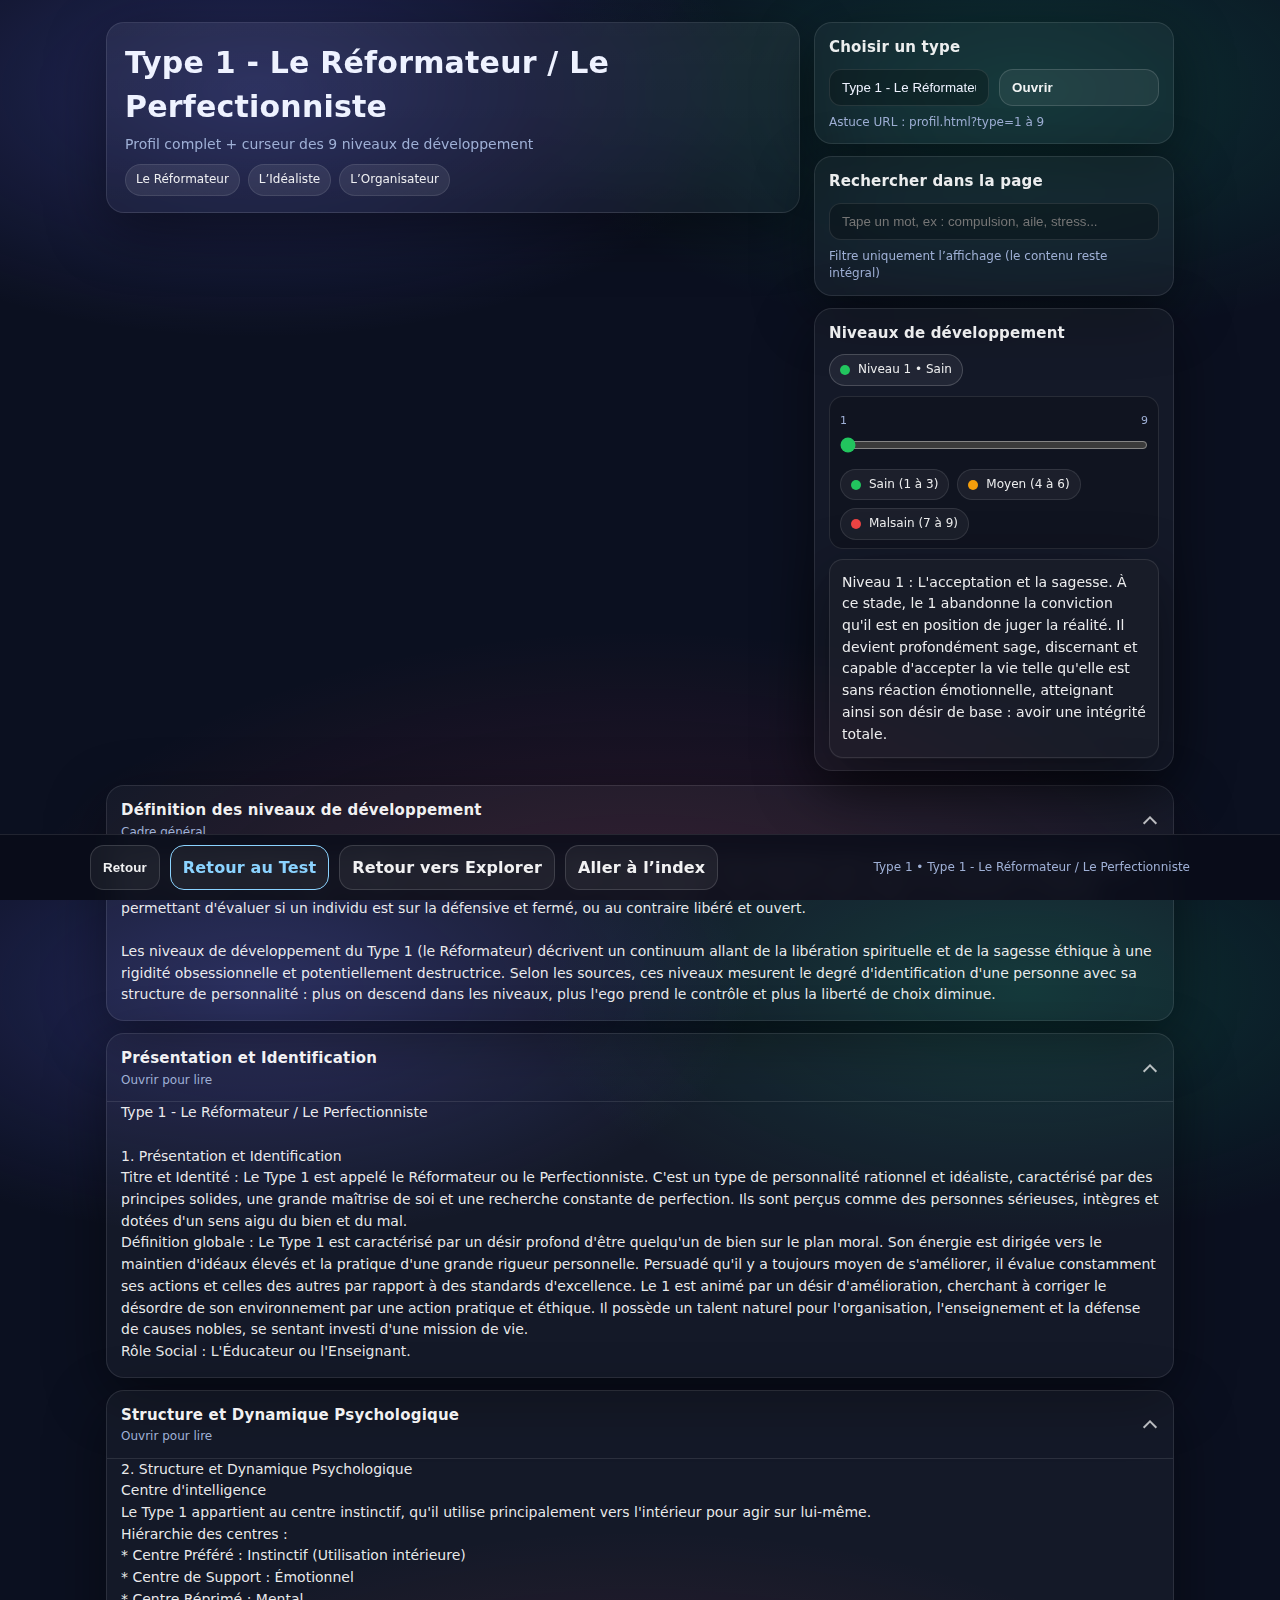
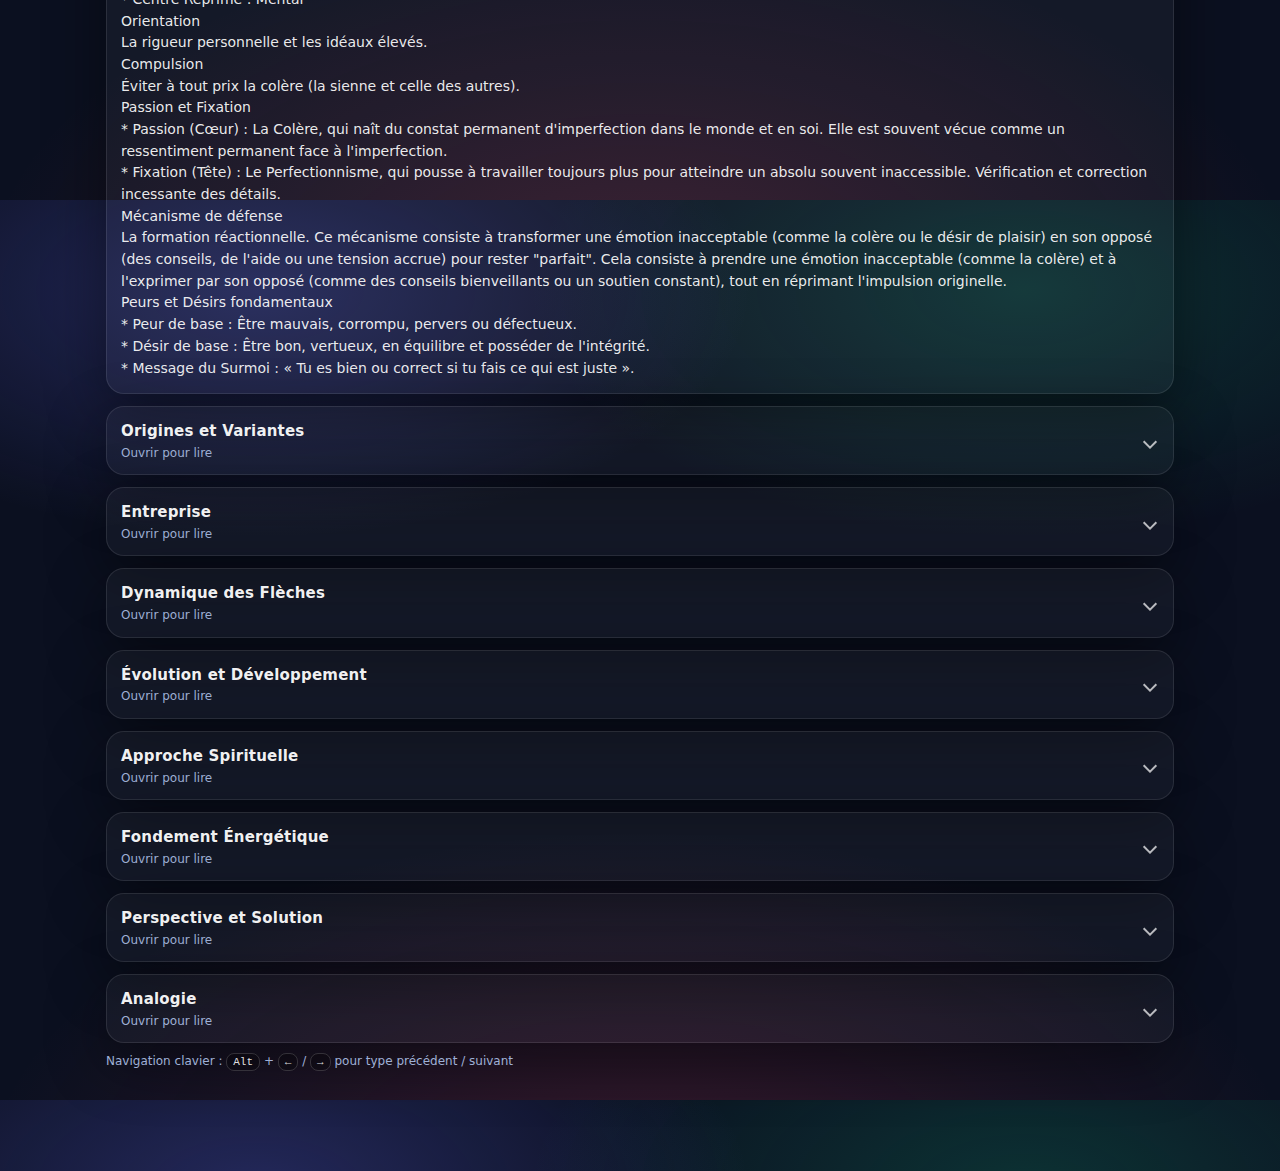
<file: explore.html>
<!doctype html>
<html lang=fr>
<head>
  <meta charset=utf-8>
  <meta name=viewport content="width=device-width,initial-scale=1">
  <title>Profil Ennéagramme</title>
  <style>
    :root{
      --bg:#0b1020;
      --card:#0f1731;
      --muted:#9fb0d6;
      --text:#eef2ff;
      --line:rgba(255,255,255,.10);
      --chip:rgba(255,255,255,.08);
      --shadow: 0 18px 60px rgba(0,0,0,.45);
      --radius:18px;
    }
    *{box-sizing:border-box}
    html,body{height:100%}
    body{
      margin:0;
      font-family: ui-sans-serif, system-ui, -apple-system, Segoe UI, Roboto, Arial, Noto Sans, sans-serif;
      background:
        radial-gradient(900px 450px at 20% 10%, rgba(99,102,241,.28), transparent 55%),
        radial-gradient(900px 450px at 80% 10%, rgba(16,185,129,.20), transparent 55%),
        radial-gradient(1100px 600px at 50% 110%, rgba(244,63,94,.18), transparent 60%),
        var(--bg);
      color:var(--text);
      line-height:1.45;
    }
    a{color:inherit}
    .wrap{max-width:1100px;margin:0 auto;padding:22px 16px 100px}
    .top{
      display:flex;gap:14px;align-items:flex-start;justify-content:space-between;flex-wrap:wrap;
      margin-bottom:14px;
    }
    .hero{
      flex:1 1 540px;
      background:linear-gradient(180deg, rgba(255,255,255,.06), rgba(255,255,255,.03));
      border:1px solid var(--line);
      box-shadow:var(--shadow);
      border-radius:var(--radius);
      padding:18px 18px 16px;
      backdrop-filter: blur(10px);
    }
    .hero h1{
      margin:0 0 6px;
      font-size:clamp(22px, 3vw, 30px);
      letter-spacing:.2px;
    }
    .hero .sub{
      color:var(--muted);
      margin:0 0 10px;
      font-size:14px;
    }
    .chips{display:flex;gap:8px;flex-wrap:wrap}
    .chip{
      background:var(--chip);
      border:1px solid var(--line);
      padding:6px 10px;
      border-radius:999px;
      font-size:12px;
      color:rgba(255,255,255,.92);
      white-space:nowrap;
    }

    .side{
      flex:0 1 360px;
      display:grid;
      gap:12px;
      align-content:start;
    }
    .card{
      background:rgba(255,255,255,.04);
      border:1px solid var(--line);
      border-radius:var(--radius);
      box-shadow:var(--shadow);
      padding:14px 14px 12px;
      backdrop-filter: blur(10px);
    }
    .card h2{
      margin:0 0 10px;
      font-size:15px;
      color:rgba(255,255,255,.92);
      letter-spacing:.2px;
    }
    .row{display:flex;gap:10px;flex-wrap:wrap;align-items:center}
    .select{
      display:flex;gap:10px;flex-wrap:wrap;align-items:center;
    }
    select, input[type=search]{
      appearance:none;
      background:rgba(0,0,0,.25);
      border:1px solid var(--line);
      border-radius:12px;
      padding:10px 12px;
      color:var(--text);
      outline:none;
      width:100%;
    }
    .inline{
      display:flex;
      gap:10px;
      align-items:center;
    }
    .inline > *{flex:1}
    .hint{margin:8px 0 0;color:var(--muted);font-size:12px}

    .grid{
      display:grid;
      grid-template-columns: 1fr;
      gap:12px;
      margin-top:12px;
    }

    details{
      background:rgba(255,255,255,.04);
      border:1px solid var(--line);
      border-radius:var(--radius);
      box-shadow:var(--shadow);
      overflow:hidden;
    }
    summary{
      list-style:none;
      cursor:pointer;
      padding:14px 14px 12px;
      display:flex;
      align-items:center;
      justify-content:space-between;
      gap:12px;
      user-select:none;
    }
    summary::-webkit-details-marker{display:none}
    .sumTitle{
      display:flex;flex-direction:column;gap:2px
    }
    .sumTitle b{
      font-size:15px;
      letter-spacing:.2px;
      color:rgba(255,255,255,.95);
    }
    .sumTitle span{
      font-size:12px;color:var(--muted)
    }
    .chev{
      width:10px;height:10px;
      border-right:2px solid rgba(255,255,255,.7);
      border-bottom:2px solid rgba(255,255,255,.7);
      transform:rotate(45deg);
      transition:.18s ease;
      margin-right:4px;
      flex:0 0 auto;
    }
    details[open] .chev{transform:rotate(225deg);margin-top:4px}
    .content{
      padding:0 14px 14px;
      border-top:1px solid var(--line);
    }
    pre{
      margin:0;
      white-space:pre-wrap;
      word-break:break-word;
      font-family: inherit;
      font-size:14px;
      color:rgba(255,255,255,.92);
      line-height:1.55;
    }

    .levelsWrap{
      display:grid;
      gap:10px;
    }
    .badge{
      display:inline-flex;
      align-items:center;
      gap:8px;
      font-size:12px;
      padding:6px 10px;
      border-radius:999px;
      border:1px solid var(--line);
      background:rgba(255,255,255,.06);
      color:rgba(255,255,255,.92);
      width:fit-content;
    }
    .dot{width:10px;height:10px;border-radius:50%}

    .rangeLine{
      width:100%;
      padding:10px 10px 8px;
      border:1px solid var(--line);
      background:rgba(0,0,0,.20);
      border-radius:14px;
    }
    input[type=range]{
      width:100%;
      margin:8px 0 0;
      accent-color: #22c55e;
    }
    .trackLabel{
      display:flex;justify-content:space-between;gap:10px;
      font-size:11px;color:var(--muted);
      margin-top:6px;
    }
    .legend{
      display:flex;
      gap:8px;
      flex-wrap:wrap;
      margin-top:10px;
    }
    .pill{
      display:inline-flex;align-items:center;gap:8px;
      padding:6px 10px;
      border-radius:999px;
      border:1px solid var(--line);
      background:rgba(255,255,255,.05);
      font-size:12px;
      color:rgba(255,255,255,.92);
    }

    .bottomBar{
      position:fixed;
      left:0;right:0;bottom:0;
      background:rgba(8,12,24,.82);
      border-top:1px solid rgba(255,255,255,.10);
      backdrop-filter: blur(10px);
      padding:10px 12px;
      z-index:999;
    }
    .barInner{
      max-width:1100px;
      margin:0 auto;
      display:flex;
      gap:10px;
      align-items:center;
      justify-content:space-between;
      flex-wrap:wrap;
    }
    .barBtns{display:flex;gap:10px;flex-wrap:wrap}
    button, .btn{
      cursor:pointer;
      border:1px solid rgba(255,255,255,.14);
      background:rgba(255,255,255,.06);
      color:rgba(255,255,255,.94);
      padding:10px 12px;
      border-radius:14px;
      font-weight:600;
      letter-spacing:.15px;
      text-decoration:none;
      display:inline-flex;
      align-items:center;
      gap:8px;
      transition:transform .08s ease, background .12s ease, border-color .12s ease;
    }
    button:hover, .btn:hover{
      background:rgba(255,255,255,.10);
      border-color:rgba(255,255,255,.22);
      transform:translateY(-1px);
    }
    button:active, .btn:active{transform:translateY(0)}
    .barInfo{color:var(--muted);font-size:12px}
    .kbd{
      font-family: ui-monospace, SFMono-Regular, Menlo, Monaco, Consolas, monospace;
      font-size:11px;
      padding:2px 6px;
      border-radius:8px;
      border:1px solid rgba(255,255,255,.16);
      background:rgba(0,0,0,.25);
      color:rgba(255,255,255,.88);
    }

    .note{
      margin-top:10px;
      font-size:12px;
      color:var(--muted);
    }

    @media (prefers-reduced-motion: reduce){
      *{scroll-behavior:auto!important;transition:none!important}
    }
  </style>
</head>

<body>
  <div class=wrap>
    <div class=top>
      <div class=hero>
        <h1 id=pageTitle>Profil</h1>
        <p class=sub id=pageSub></p>
        <div class=chips id=chips></div>
      </div>

      <div class=side>
        <div class=card>
          <h2>Choisir un type</h2>
          <div class=inline>
            <select id=typeSelect aria-label="Choisir un type"></select>
            <button id=goBtn type=button>Ouvrir</button>
          </div>
          <p class=hint>Astuce URL : profil.html?type=1 à 9</p>
        </div>

        <div class=card>
          <h2>Rechercher dans la page</h2>
          <input id=search type=search placeholder="Tape un mot, ex : compulsion, aile, stress...">
          <p class=hint>Filtre uniquement l’affichage (le contenu reste intégral)</p>
        </div>

        <div class=card id=levelsCard>
          <h2>Niveaux de développement</h2>
          <div class=levelsWrap>
            <div class=badge id=levelBadge><span class=dot id=levelDot></span><span id=levelLabel>Niveau</span></div>
            <div class=rangeLine>
              <div class=trackLabel><span>1</span><span>9</span></div>
              <input id=levelRange type=range min=1 max=9 step=1 value=1>
              <div class=legend>
                <span class=pill><span class=dot style="background:#22c55e"></span>Sain (1 à 3)</span>
                <span class=pill><span class=dot style="background:#f59e0b"></span>Moyen (4 à 6)</span>
                <span class=pill><span class=dot style="background:#ef4444"></span>Malsain (7 à 9)</span>
              </div>
            </div>
            <div class=card style="padding:12px;border-radius:14px;margin:0;background:rgba(0,0,0,.18)">
              <pre id=levelText></pre>
            </div>
          </div>
        </div>
      </div>
    </div>

    <div class=grid id=sections></div>

    <div class=note>
      Navigation clavier : <span class=kbd>Alt</span> + <span class=kbd>←</span> / <span class=kbd>→</span> pour type précédent / suivant
    </div>
  </div>

  <div class=bottomBar>
    <div class=barInner>
      <div class=barBtns>
        <button id=backBtn type=button>Retour</button>
        <a class="btn" href="test-enneagramme-sans-indice.html" style="border-color: #8bd3ff; color: #8bd3ff;">Retour au Test</a>
        
        <a class=btn id=exploreBtn href=explore.html>Retour vers Explorer</a>
        <a class=btn id=indexBtn href=index.html>Aller à l’index</a>
      </div>
      <div class=barInfo id=barInfo></div>
    </div>
  </div>

  <script>
    const PROFILES = {
      1: {
        title: `Type 1 - Le Réformateur / Le Perfectionniste`,
        aliases: [`Le Réformateur`,`L’Idéaliste`,`L’Organisateur`],
        sub: `Profil complet + curseur des 9 niveaux de développement`,
        sections: [
          {k:`Présentation et Identification`, d:``, t:`Type 1 - Le Réformateur / Le Perfectionniste

1. Présentation et Identification
Titre et Identité : Le Type 1 est appelé le Réformateur ou le Perfectionniste. C'est un type de personnalité rationnel et idéaliste, caractérisé par des principes solides, une grande maîtrise de soi et une recherche constante de perfection. Ils sont perçus comme des personnes sérieuses, intègres et dotées d'un sens aigu du bien et du mal.
Définition globale : Le Type 1 est caractérisé par un désir profond d'être quelqu'un de bien sur le plan moral. Son énergie est dirigée vers le maintien d'idéaux élevés et la pratique d'une grande rigueur personnelle. Persuadé qu'il y a toujours moyen de s'améliorer, il évalue constamment ses actions et celles des autres par rapport à des standards d'excellence. Le 1 est animé par un désir d'amélioration, cherchant à corriger le désordre de son environnement par une action pratique et éthique. Il possède un talent naturel pour l'organisation, l'enseignement et la défense de causes nobles, se sentant investi d'une mission de vie.
Rôle Social : L'Éducateur ou l'Enseignant.`},

          {k:`Structure et Dynamique Psychologique`, d:``, t:`2. Structure et Dynamique Psychologique
Centre d'intelligence
Le Type 1 appartient au centre instinctif, qu'il utilise principalement vers l'intérieur pour agir sur lui-même.
Hiérarchie des centres :
* Centre Préféré : Instinctif (Utilisation intérieure)
* Centre de Support : Émotionnel
* Centre Réprimé : Mental
Orientation
La rigueur personnelle et les idéaux élevés.
Compulsion
Éviter à tout prix la colère (la sienne et celle des autres).
Passion et Fixation
* Passion (Cœur) : La Colère, qui naît du constat permanent d'imperfection dans le monde et en soi. Elle est souvent vécue comme un ressentiment permanent face à l'imperfection.
* Fixation (Tête) : Le Perfectionnisme, qui pousse à travailler toujours plus pour atteindre un absolu souvent inaccessible. Vérification et correction incessante des détails.
Mécanisme de défense
La formation réactionnelle. Ce mécanisme consiste à transformer une émotion inacceptable (comme la colère ou le désir de plaisir) en son opposé (des conseils, de l'aide ou une tension accrue) pour rester "parfait". Cela consiste à prendre une émotion inacceptable (comme la colère) et à l'exprimer par son opposé (comme des conseils bienveillants ou un soutien constant), tout en réprimant l'impulsion originelle.
Peurs et Désirs fondamentaux
* Peur de base : Être mauvais, corrompu, pervers ou défectueux.
* Désir de base : Être bon, vertueux, en équilibre et posséder de l'intégrité.
* Message du Surmoi : « Tu es bien ou correct si tu fais ce qui est juste ».`},

          {k:`Origines et Variantes`, d:``, t:`3. Origines et Variantes
Le Schéma de l'enfance
Le 1 a souvent ressenti le besoin de justifier son existence en étant un « bon enfant » et en assumant des responsabilités précoces. Il a vécu une déconnexion de la figure protectrice (souvent le père), ce qui l'a poussé à devenir son propre guide moral et à s'auto-discipliner rigoureusement pour gagner son indépendance.
Les Sous-types d'Ailes
* 1w9 (L'Idéaliste) : Plus détaché, calme, érudit et souvent réservé. Il cherche à améliorer les choses avec une touche plus douce et philosophique.
* 1w2 (L'Avocat) : Plus chaleureux, tourné vers les autres, persuasif et actif dans les réformes sociales.
Les trois sous-types instinctifs
* Conservation (Anxiété) : Focalisé sur l'auto-contrôle, la santé, le budget et l'ordre domestique. La personne croit que la moindre erreur peut compromettre sa sécurité. Elle cherche de manière obsessionnelle à tout bien faire pour éviter tout danger. Souvent anxieux face aux erreurs.
* Social (Inadaptabilité) : Le « Croisé » qui représente des valeurs objectives et cherche à réformer la société ou son groupe. Ce sous-type a une vision rigide de la manière dont les interactions sociales devraient se dérouler. Il cherche à corriger et réformer le groupe pour qu'il suive les règles.
* Sexuel (Jalousie) : Recherche une relation parfaite avec un partenaire idéalisé et peut devenir très critique si les standards ne sont pas partagés. Le 1 sexuel craint que son partenaire ne le rejette pour quelqu'un de plus "irréprochable". Il est extrêmement attentif aux détails de la relation et peut se montrer très critique envers l'autre pour qu'il soit idéal.`},

          {k:`Entreprise`, d:``, t:`4. Le Type 1 en Entreprise
Profil professionnel
Le Type 1 privilégie la qualité et l'éthique. Il respecte scrupuleusement les procédures et la discipline, considérant son travail comme un contrat moral. Il prend du temps pour décider afin d'éviter toute erreur, privilégiant le concret aux abstractions.
Style de management
Il bâtit des projets rationnels et précis. Une fois le plan validé, il donne des instructions rigoureuses et accepte mal les remises en cause. Sa difficulté à déléguer provient souvent de sa crainte des erreurs d'autrui.
Style de communication
Sa communication est souvent calme, précise et informative, privilégiant les conseils à la confrontation directe. Toutefois, une colère sous-jacente peut être perçue par ses interlocuteurs à travers une tension physique ou un ton sec.
Points de vigilance
Le Type 1 peut se perdre dans les détails, ce qui risque de ralentir les projets. Sa rigidité et ses critiques excessives peuvent frustrer ses collaborateurs.`},

          {k:`Dynamique des Flèches`, d:``, t:`5. Dynamique des Flèches
Réaction au Stress (Désintégration)
Vers le Type 4. Le 1 devient alors mélancolique, irrationnel, se sent seul et incompris, et peut se perdre dans des fantasmes romantiques pour échapper à ses fardeaux.
Chemin d'Intégration (Croissance)
Vers le Type 7. Le 1 apprend à se détendre, devient plus spontané, joyeux, curieux et accepte une plus grande variété de possibilités sans juger.`},

          {k:`Évolution et Développement`, d:``, t:`6. Évolution et Développement
Points d'amélioration à travailler
* Apprendre à être moins perfectionniste en acceptant que l'erreur est humaine.
* Porter son attention sur les aspects positifs d'une situation avant de critiquer.
* Pratiquer la relaxation pour évacuer les tensions physiques.
* Être moins exigeant envers les autres et valoriser leurs compétences.
* Développer le sens de l'humour.
* Complimenter les autres et apprendre à écouter ses propres besoins émotionnels.
Pratiques suggérées et Attitudes de Guérison
Se dire : « Peut-être que les autres ont raison. Peut-être que j'ai fait tout ce qui pouvait être fait ».
Intégration (Idée supérieure et Vertu)
En se libérant de sa compulsion, le Type 1 s'intègre vers le Type 7 (ou le Type 4).
* Essence : C'est la "vraie personnalité" libérée des automatismes de l'ego, permettant de se connecter à ses pleines potentialités.
* Idée supérieure : La Perfection. Il réalise que la perfection est le meilleur compromis entre l'idéal et la réalité ici et maintenant.
* Vertu : La Patience, acceptant le rythme des choses et l'imperfection du monde avec indulgence.`},

          {k:`Approche Spirituelle`, d:``, t:`7. Approche des Idées Sacrées (Perspective spirituelle)
L'Idée sacrée
La Perfection Sacrée. C'est la perception que la réalité est un processus complet et juste en chaque instant. Comprendre que la réalité est déjà parfaite telle qu'elle est.
L'Illusion Spécifique
Le Jugement Comparatif. Croire que le bien et le mal sont des absolus et que certaines choses sont intrinsèquement meilleures que d'autres au niveau de l'être.
La Difficulté Spécifique
Le sentiment d'être "mauvais", une conviction profonde d'avoir un défaut de fabrication intrinsèque.
La Réaction Spécifique
S'améliorer. Une activité mentale et pratique incessante pour corriger ce qui ne va pas.
Le Noyau de la Fixation
La constellation entre le sentiment de défaut intrinsèque (difficulté) et l'activité obsessive d'amélioration (réaction).`},

          {k:`Fondement Énergétique`, d:``, t:`8. Fondement Énergétique
La Confiance Fondamentale
Une certitude innée et préverbale que l'univers est bienveillant et que tout finira par être bénéfique.
La Lumière du jour Vivante
La qualité de l'Être qui ressemble à une conscience aimante et universelle, perçue comme la substance même de tout ce qui existe.`},

          {k:`Perspective et Solution`, d:``, t:`9. La Perspective et la Solution
L'Idée Sacrée comme Psycho-catalyseur
Elle agit comme un miroir qui révèle et dissout les distorsions cognitives de l'ego.
Rétablir la Confiance Fondamentale
Cela passe par l'acceptation de son impuissance existentielle et la découverte que la réalité nous soutient sans effort de notre part.
L'Abandon
Cesser de manipuler son expérience intérieure et laisser l'Être se déployer sans interférence.
La Poussée Optimisante
Reconnaître que le dynamisme de la réalité tend naturellement vers l'harmonie si l'on arrête d'essayer de la "fixer".`},

          {k:`Analogie`, d:``, t:`10. Analogie
Le Type 1 peut être comparé à un sculpteur rigoureux qui, au lieu de contempler l'œuvre finie, ne voit que les minuscules aspérités de la pierre qu'il doit polir sans relâche. Son "petit juge" intérieur est une voix constante qui lui rappelle que le travail n'est jamais vraiment terminé tant qu'une seule imperfection subsiste.
L'analogie de l'or : Un anneau d'or peut être bien ou mal façonné (perfection relative), mais sa nature profonde reste de l'or pur (perfection absolue/sacrée).`}
        ],
        levels: [
          `Niveau 1 : L'acceptation et la sagesse. À ce stade, le 1 abandonne la conviction qu'il est en position de juger la réalité. Il devient profondément sage, discernant et capable d'accepter la vie telle qu'elle est sans réaction émotionnelle, atteignant ainsi son désir de base : avoir une intégrité totale.`,
          `Niveau 2 : L'évaluation et la raison. La personne se concentre sur les directives de son surmoi pour se guider et se protéger des parties « désordonnées » d'elle-même. Son image de soi est celle d'une personne sensée, modérée et objective.`,
          `Niveau 3 : L'intégrité et la responsabilité. Le 1 renforce son image de soi en vivant selon sa conscience et sa raison. Il est hautement éthique, discipliné et enseigne par l'exemple en mettant de côté ses désirs personnels pour le bien de tous.`,
          `Niveau 4 : L'obligation et l'effort. Le 1 commence à craindre que les autres soient indifférents à ses principes. Il devient sérieux, se sent obligé de corriger tout ce qu'il voit et commence à débattre avec les autres pour les convaincre de la justesse de ses vues.`,
          `Niveau 5 : La maîtrise de soi et l'ordre. La peur d'être condamné pour toute déviation par rapport à ses idéaux grandit. Le 1 s'oblige à vivre selon ses propres standards en permanence, s'organisant de manière rigoureuse. Il devient ponctuel et méthodique, mais aussi tendu et irritable.`,
          `Niveau 6 : Le jugement et la critique. Il craint que les autres ne gâchent l'ordre qu'il a établi et s'en met en colère. Il réagit en reprochant aux autres de ne pas être à la hauteur de ses standards. Il devient perfectionniste, opinionné et souvent sarcastique.`,
          `Niveau 7 : L'auto-justification et l'inflexibilité. Le 1 craint que ses idéaux soient faux, ce qui le rend amer et misanthrope. Pour sauver son image de soi, il devient extrêmement fermé d'esprit, refuse tout compromis et devient hautement moralisateur.`,
          `Niveau 8 : L'obsession et la contradiction. Désespéré de contrôler ses désirs irrationnels, il devient obsédé par les parties de lui-même qu'il voulait dompter. Paradoxalement, il commence à agir selon ses désirs réprimés tout en continuant de les condamner publiquement.`,
          `Niveau 9 : La condamnation et la punition. Réalisant qu'il a perdu le contrôle et qu'il commet les actes qu'il ne peut tolérer chez les autres, le 1 devient punitif. Il tente de supprimer la « cause » de ses obsessions en lui-même ou chez les autres, ce qui peut mener à l'auto-mutilation, au meurtre ou au suicide.`
        ],
        levelsIntro: `Le niveau de développement est défini comme une mesure du degré d'identification d'une personne avec sa structure de personnalité, servant ainsi d'indicateur de son degré de liberté, de conscience et de santé psychologique. À leur niveau le plus simple, ils constituent un barème permettant d'évaluer si un individu est sur la défensive et fermé, ou au contraire libéré et ouvert.

Les niveaux de développement du Type 1 (le Réformateur) décrivent un continuum allant de la libération spirituelle et de la sagesse éthique à une rigidité obsessionnelle et potentiellement destructrice. Selon les sources, ces niveaux mesurent le degré d'identification d'une personne avec sa structure de personnalité : plus on descend dans les niveaux, plus l'ego prend le contrôle et plus la liberté de choix diminue.`
      },

      2: {
        title: `Type 2 - Le Pourvoyeur / L'Altruiste`,
        aliases: [`Le Pourvoyeur`,`L’Altruiste`,`Celui qui aide`],
        sub: `Profil complet + curseur des 9 niveaux de développement`,
        sections: [
          {k:`Présentation et Identification`, d:``, t:`Type 2 - Le Pourvoyeur / L'Altruiste
1. Présentation et Identification
Titre et Identité : Le Type 2 est appelé le Pourvoyeur, l'Altruiste, ou encore Celui qui aide. Il est défini comme le type attentionné, généreux, démonstratif et possessif. C'est une personne centrée sur les relations, cherchant à être aimée et appréciée pour sa bonté.
Définition globale : Le Type 2, souvent nommé l'Altruiste ou le Donneur, place l'amour et l'aide au centre de son existence. C'est une personne chaleureuse qui possède une capacité naturelle à percevoir les besoins et les qualités d'autrui pour les encourager à se réaliser. Il cherche à être aimé en se rendant indispensable par une aide concrète, agissant souvent comme une éminence grise. Le 2 est animé par l'orientation de l'amour et de l'aide. Il possède un talent naturel pour percevoir les besoins des autres, les encourager et agir comme un confident chaleureux. Il cherche à créer une image de personne indispensable et désintéressée.
Rôle Social : L'"Ami Spécial" ou le Confident.`},

          {k:`Structure et Dynamique Psychologique`, d:``, t:`2. Structure et Dynamique Psychologique
Centre d'intelligence
Le Type 2 appartient au centre émotionnel, qu'il utilise principalement vers l'extérieur.
Hiérarchie des centres :
* Centre Préféré : Émotionnel (Utilisation extérieure)
* Centre de Support : Instinctif
* Centre Réprimé : Mental
Orientation
L'amour et l'aide.
Compulsion
Éviter de reconnaître ses propres besoins.
Passion et Fixation
* Passion (Cœur) : L'Orgueil, qui se manifeste par la fierté d'aider sans avoir soi-même besoin d'aide. Se voir comme la source de l'aide sans avoir soi-même besoin de rien.
* Fixation (Tête) : La Flatterie (pour séduire) et le Dédain (envers ceux qui ne semblent pas avoir besoin de lui ou qui sont "égoïstes").
Mécanisme de défense
La répression (ou refoulement). Il supprime ses propres besoins et les sentiments qui ne lui vaudraient pas l'approbation des autres pour projeter une image de générosité absolue. Il supprime inconsciemment ses propres besoins et les sentiments (comme l'agressivité) qui pourraient nuire à son image de personne aimante afin d'obtenir l'approbation d'autrui.
Peurs et Désirs fondamentaux
* Peur de base : Être indigne d'être aimé ou ne pas être voulu pour lui-même.
* Désir de base : Se sentir aimé.
* Le Message du Surmoi : « Tu es bien ou correct si tu es aimé par les autres et si tu es proche d'eux ». `},

          {k:`Origines et Variantes`, d:``, t:`3. Origines et Variantes
Le Schéma de l'enfance
L'enfant 2 a souvent ressenti que l'amour n'était pas gratuit et qu'il devait le gagner en étant serviable et en mettant les besoins des autres avant les siens. Il a appris à devenir un "petit parent" ou un médiateur pour obtenir l'attention de la figure nourricière.
Les Sous-types d'Ailes
* 2w1 (Le Serviteur) : Plus sérieux, moralisateur et tourné vers les tâches ingrates ou le service public.
* 2w3 (L'Hôte/Hôtesse) : Plus extraverti, charmant, ambitieux et soucieux de son image sociale.
Les trois sous-types instinctifs
* Conservation (Privilège) : Se sent privilégié. Ce sous-type sacrifie excessivement ses besoins mais estime en retour avoir le droit à un traitement spécial et se sentir privilégié. Il attend un traitement spécial en retour de ses sacrifices extrêmes.
* Social (Ambition) : L'ambitieux. Il possède un flair pour repérer les personnes puissantes ou de haut statut. Il cherche à les assister pour obtenir une influence indirecte et une protection. Il cherche l'influence et le prestige en se liant à des personnes puissantes.
* Sexuel (Séduction agressive) : C'est un séducteur qui utilise son charme de manière active pour établir une relation intime forte, souvent avec des personnes de pouvoir. Il utilise son charme de façon intense pour fusionner avec une personne cible.`},

          {k:`Signaux et Défis`, d:``, t:`Signaux d'Alerte
* Signal d'Éveil : Le "people-pleasing" (tendance compulsive à vouloir plaire à tout le monde).
* Signal d'Alarme : La peur que ses efforts pour se rapprocher des gens ne fassent en réalité que les chasser.
Les Défis de croissance
Apprendre à s'auto-nurturer, définir des limites claires et oser dire "non" sans culpabilité.`},

          {k:`Entreprise`, d:``, t:`4. Le Type 2 en Entreprise
Profil professionnel
En entreprise, le 2 privilégie les relations humaines. Il est positif, amical et dispose d'un vaste réseau relationnel interne. Il a cependant du mal à travailler seul et nécessite l'approbation de sa hiérarchie pour être efficace.
Style de management
Il est un manager formateur qui cherche à développer le potentiel de ses collaborateurs. Il privilégie l'improvisation à la planification et peut parfois "étouffer" son équipe par un excès d'aide.
Style de communication
Sa communication est chaleureuse et modulée. Il utilise le style « Aide / Avis », se tenant souvent proche de son interlocuteur pour renforcer le lien.
Points de vigilance
Il peut négliger ses propres priorités de travail pour aider les autres, se retrouver en surpoids de tâches ou manipuler indirectement pour obtenir de la reconnaissance.`},

          {k:`Dynamique des Flèches`, d:``, t:`5. Dynamique des Flèches
Réaction au Stress (Désintégration)
Vers le Type 8. Le 2 devient alors brusque, agressif, colérique et exigeant, reprochant ouvertement aux autres leur manque de gratitude.
Chemin d'Intégration (Croissance)
Vers le Type 4. Le 2 apprend à se connecter à ses propres émotions profondes, devient plus authentique et se permet d'être créatif pour lui-même.`},

          {k:`Évolution et Développement`, d:``, t:`6. Évolution et Développement
Points d'amélioration à travailler
* Apprendre à définir ses frontières et à dire « Non ».
* N'aider que si on le lui demande expressément.
* Séparer les facteurs rationnels des facteurs humains lors des prises de décision.
* Accepter les critiques objectives sans y voir un rejet personnel.
* Noter ses propres besoins quotidiens et ne pas aider quelqu'un qui n'a pas explicitement demandé de l'aide.
Pratiques suggérées et Attitudes de Guérison
Pratiquer la relaxation. Se dire : « Peut-être que je pourrais laisser quelqu'un d'autre faire cela. Peut-être que je pourrais faire quelque chose de bon pour moi aussi ».
Intégration (Idée supérieure et Vertu)
En se libérant de sa compulsion, le Type 2 s'intègre vers le Type 4 (ou le Type 8).
* Essence : C'est l'état de la personnalité libérée des automatismes de l'ego, accédant à ses pleines potentialités.
* Idée supérieure : La Liberté. Il réalise que sa valeur ne dépend pas de son utilité pour les autres. Être libéré du besoin d'approbation.
* Vertu : L'Humilité, qui consiste à reconnaître ses limites et à prendre soin des autres dans le respect de leur autonomie. Reconnaître que l'amour ne se gagne pas par l'effort.`},

          {k:`Approche Spirituelle`, d:``, t:`7. Approche des Idées Sacrées (Perspective spirituelle)
L'Idée sacrée
Volonté Sacrée / Liberté Sacrée. C'est la perception que tout ce qui se produit est le fonctionnement de la réalité une, et que la vraie liberté consiste à s'abandonner à ce flux.
L'Illusion Spécifique
La Volonté Séparée. La conviction qu'il existe un "moi" séparé capable de faire des choix indépendants et de manipuler la réalité à sa guise.
La Difficulté Spécifique
La Castration humiliante. Le sentiment d'être amenuisé et impuissant lorsque le soutien de l'environnement manque, vécu comme une blessure à l'orgueil.
La Réaction Spécifique
Action obstinée. Une tentative têtue et orgueilleuse de "faire à sa manière" pour compenser le sentiment d'impuissance.
Le Noyau de la Fixation
La constellation entre le sentiment de castration (difficulté) et l'activité d'obstination/manipulation (réaction).`},

          {k:`Fondement Énergétique`, d:``, t:`8. Fondement Énergétique
La Confiance Fondamentale
Une certitude innée que l'univers est bienveillant et que tout finit par être bénéfique sans manipulation personnelle.
La Lumière du jour Vivante
La qualité de l'Être perçue comme un Amour Universel omniprésent qui soutient l'âme en permanence.`},

          {k:`Perspective et Solution`, d:``, t:`9. La Perspective et la Solution
L'Idée Sacrée comme Psycho-catalyseur
La compréhension de la Volonté Sacrée dissout l'erreur cognitive de l'ego (le sentiment de séparation).
Rétablir la Confiance Fondamentale
Cela passe par la reconnaissance que nous n'avons pas à "gagner" notre place ou l'amour, car nous sommes déjà portés par la réalité.
L'Abandon
Cesser de manipuler ses propres états ou ceux des autres, et se laisser porter par le déploiement naturel de la vie.
La Poussée Optimisante
Reconnaître que la réalité tend spontanément vers l'harmonie si l'ego s'arrête d'interférer.`},

          {k:`Analogie`, d:``, t:`10. Analogie
Le Type 2 peut être comparé à un hôte dévoué d'une grande réception : il s'assure que chaque convive a tout ce dont il a besoin, anticipe les désirs de chacun et semble omniprésent pour garantir le confort de tous. Cependant, dans son zèle à servir, il en oublie souvent de s'asseoir lui-même à table, attendant secrètement que quelqu'un remarque son assiette vide sans qu'il ait à le demander.
L'Essence du 2 : Comme un flux de chaleur naturelle qui n'a pas besoin d'être dirigé pour être ressenti.
Le Type 2 est comme un voyageur dans un train qui garde sa lourde valise sur ses genoux, craignant que si il la pose, le train ne pourra pas la porter ; il doit apprendre que le train (la réalité) porte déjà tout le poids sans qu'il ait besoin de faire d'effort.`}
        ],
        levelsIntro: `Le niveau de développement est défini comme une mesure du degré d'identification d'une personne avec sa structure de personnalité, servant ainsi d'indicateur de son degré de liberté, de conscience et de santé psychologique. À leur niveau le plus simple, ils constituent un barème permettant d'évaluer si un individu est sur la défensive et fermé, ou au contraire libéré et ouvert.

Les niveaux de développement du Type 2 (l'Altruiste) décrivent un continuum qui mesure le degré d'identification d'une personne avec sa structure de personnalité. Ce continuum va de la liberté et de l'amour inconditionnel (niveaux sains) à la dépendance et au sentiment de victimisation (niveaux malsains).`,
        levels: [
          `Niveau 1 : Prendre soin de soi et amour inconditionnel. Le 2 abandonne la croyance qu'il n'a pas le droit de s'occuper de ses propres besoins. Il accède à son désir de base (être aimé) et ressent un amour inconditionnel pour lui-même et pour les autres. Il devient joyeux, gracieux et humble.`,
          `Niveau 2 : Empathie et attention. Il se concentre sur les sentiments des autres avec une sollicitude aimante pour se protéger de sa peur de ne pas être aimé. Son image de soi est : « Je suis aimant, attentionné et désintéressé ».`,
          `Niveau 3 : Générosité et soutien. Il renforce son image de soi en faisant concrètement de bonnes choses pour les autres. Il est encourageant, exprime ouvertement ses sentiments et partage ses talents avec enthousiasme.`,
          `Niveau 4 : Volonté de plaire. Le 2 commence à craindre que ses efforts ne suffisent pas et que les autres ne veuillent pas de lui. Il tente de conquérir les gens par la flatterie, le soutien excessif et en essayant d'être indispensable.`,
          `Niveau 5 : Possessivité et intrusion. Il s'inquiète que ses proches aiment quelqu'un d'autre plus que lui. Pour être nécessaire, il fait passer les besoins des autres avant les siens afin d'avoir une « créance » sur eux. Il devient fier mais exigeant, ne quittant pas les autres du regard.`,
          `Niveau 6 : Importance de soi et domination. Il est en colère d'être considéré comme acquis mais ne peut exprimer sa douleur directement. Il se plaint de sa santé, souligne ses bonnes actions et rappelle aux autres tout ce qu'ils lui doivent. Les sentiments refoulés causent des problèmes physiques.`,
          `Niveau 7 : Auto-justification et manipulation. Il craint de chasser les gens, ce qui est souvent le cas. Pour sauver son image de soi, il voit les autres comme des « ingrats égoïstes ». Il utilise la pitié pour créer une dépendance et empêcher les autres de partir.`,
          `Niveau 8 : Sentiment de droit et coercition. Désespéré, il poursuit l'affection de manière obsessive. Il se sent en droit d'obtenir tout ce qu'il veut parce qu'il a « tellement souffert » et peut agir de façon imprévisible ou inappropriée.`,
          `Niveau 9 : Victimisation et fardeau. Il réalise qu'il a pu être égoïste ou même nuire aux autres. Il s'effondre physiquement et émotionnellement, jouant le rôle de martyr pour obliger les autres à prendre soin de lui.`
        ]
      },

      3: {
        title: `Type 3 - Le Battant / L'Exécutant`,
        aliases: [`Le Battant`,`L’Exécutant`,`Celui qui réussit`],
        sub: `Profil complet + curseur des 9 niveaux de développement`,
        sections: [
          {k:`Présentation et Identification`, d:``, t:`Type 3 - Le Battant / L'Exécutant
1. Présentation et Identification
Titre et Identité : Le Type 3 est appelé le Battant ou l'Exécutant. C'est le type adaptable et orienté vers le succès, caractérisé par son pragmatisme, son ambition et son souci de l'image. On les appelle souvent les « stars » de la nature humaine car ils incarnent les qualités valorisées par leur culture.
Définition globale : Le Type 3, souvent appelé le Battant ou Celui qui réussit, est une personnalité centrée sur la capacité à réaliser et à réussir. C'est un individu dynamique, très relationnel et particulièrement attentif à son image sociale. Il cherche à être admiré pour ses compétences et ses succès concrets, s'identifiant souvent totalement à son travail. Le 3 est animé par le besoin de se sentir efficace et remarquable. Il possède un talent naturel pour l'organisation, la communication et la motivation des autres. Il tend à confondre son identité avec son travail et ses accomplissements.
Rôle Social : « Le Meilleur ». `},

          {k:`Structure et Dynamique Psychologique`, d:``, t:`2. Structure et Dynamique Psychologique
Centre d'intelligence
Le Type 3 appartient au centre émotionnel, qu'il utilise à la fois vers l'intérieur et l'extérieur pour chercher un équilibre. Paradoxalement, il réprime ce même centre, ce qui l'amène à mal connaître ses propres émotions. Il privilégie le centre Émotionnel (utilisé pour maintenir l'équilibre entre l'intérieur et l'extérieur), mais paradoxalement, il le réprime pour ne pas freiner sa productivité.
Hiérarchie des centres :
* Centre Préféré : Émotionnel (Utilisation intérieure/extérieure)
* Centre de Support : Instinctif
* Centre Réprimé : Mental (Note : Le centre émotionnel est également considéré comme réprimé chez le 3 car il cherche à l'équilibrer)
Orientation
Capacité à réaliser et à réussir.
Compulsion
Éviter les échecs.
Passion et Fixation
* Passion (Cœur) : Le Mensonge (ou Tromperie). Il s'agit d'un mensonge "sincère" envers lui-même, où il finit par croire au rôle social qu'il joue au détriment de son être réel. C'est avant tout un mensonge envers soi-même, en se faisant croire que l'on est l'image de succès que l'on projette.
* Fixation (Tête) : La Vanité et le Succès. Il court après l'admiration et les marques extérieures de réussite. La Vanité et la poursuite du succès comme preuve de sa valeur.
Mécanisme de défense
L'identification. Le 3 s'identifie aux normes sociales et à son rôle professionnel pour masquer ses doutes ou ses sentiments pénibles. Le 3 s'identifie si complètement à son rôle social et à ses succès qu'il en oublie son être véritable pour ne pas ressentir de sentiments pénibles comme la peur ou l'incertitude.
Peurs et Désirs fondamentaux
* Peur de base : Être sans valeur ou sans intérêt intrinsèque en dehors de ses réalisations.
* Désir de base : Se sentir estimé, accepté et désirable.
* Message du Surmoi : « Tu es bien ou correct si tu réussis et que les autres ont une bonne opinion de toi ». `},

          {k:`Origines et Variantes`, d:``, t:`3. Origines et Variantes
Le Schéma de l'enfance
L'enfant 3 a souvent ressenti qu'il n'était pas valorisé pour lui-même mais pour ce qu'il faisait. Il a développé un lien profond avec la figure nourricière (souvent la mère) en cherchant à répondre à ses attentes pour être aimé. Il a appris à jouer le rôle du « héros de la famille ».
Les Sous-types d'Ailes
* 3w2 (Le Charmeur) : Plus extraverti, amical, encourageant et soucieux d'être aimé.
* 3w4 (Le Professionnel) : Plus sérieux, axé sur le travail, la compétence et l'intégrité professionnelle.
Les trois sous-types instinctifs
* Conservation (Accumulation) : Le « Bourreau de travail ». Il cherche à assurer sa sécurité par l'accumulation d'argent et d'objets coûteux ou luxueux qui symbolisent sa réussite. Cherche la sécurité par l'accumulation financière et matérielle.
* Social (Prestige) : Le « Chercheur de statut ». Il accorde une importance capitale au prestige et au fait d'appartenir à des groupes ou entreprises valorisants pour provoquer l'admiration. Veut être reconnu comme le meilleur dans son groupe ou sa profession.
* Sexuel (Masculinité / Féminité) : La « Star » ou la perle rare. Il cherche à incarner l'idéal masculin ou féminin selon les critères sociaux en vigueur pour être considéré comme un partenaire idéal. Cherche à incarner l'idéal de désirabilité pour attirer un partenaire.`},

          {k:`Signaux et Défis`, d:``, t:`Signaux d'Alerte
* Signal d'Éveil : Commencer à croire que sa valeur dépend exclusivement de son succès.
* Signal d'Alarme : La peur que ses succès soient vides ou que ses prétentions soient démasquées comme frauduleuses.
Les Défis de croissance
Apprendre à ralentir, s'intéresser au long terme, être attentif aux autres et identifier ses vrais buts personnels.`},

          {k:`Entreprise`, d:``, t:`4. Le Type 3 en Entreprise
Profil professionnel
Le 3 est un travailleur acharné, efficace et pragmatique. Il supporte très bien la pression et sait mener plusieurs tâches de front. Il privilégie souvent la quantité et le résultat visible au détriment des détails ou des procédures.
Style de management
C'est un dirigeant naturel qui entraîne son équipe par son enthousiasme. Il fixe des buts clairs et délègue facilement, mais peut instaurer une compétition interne pour stimuler la productivité.
Style de communication
Son style est qualifié de « Propagande ». Il est persuasif, chaleureux et s'adapte comme un caméléon à son interlocuteur pour "vendre" ses projets ou son image.
Points de vigilance
Il risque l'épuisement (burn-out) par hyperactivité et peut négliger sa santé ou sa vie privée. Sa compétitivité excessive peut également créer des rivalités au sein de son équipe.`},

          {k:`Dynamique des Flèches`, d:``, t:`5. Dynamique des Flèches
Réaction au Stress (Désintégration)
Vers le Type 9. Le 3 devient alors apathique, désengagé, procrastinateur et se perd dans des routines inutiles.
Chemin d'Intégration (Croissance)
Vers le Type 6. Le 3 apprend à s'engager envers les autres, devient plus loyal, coopératif et trouve une sécurité intérieure au lieu de chercher l'admiration.`},

          {k:`Évolution et Développement`, d:``, t:`6. Évolution et Développement
Points d'amélioration à travailler
* Apprendre à ralentir et à respecter le rythme des autres.
* S'intéresser au long terme plutôt qu'aux profits immédiats.
* Reconnaître la part des autres dans ses succès et être plus attentif à leurs besoins.
* Identifier ses vrais buts personnels au-delà de la reconnaissance sociale.
* Développer sa créativité sans public et partager ses vulnérabilités avec des amis de confiance.
Pratiques suggérées et Attitudes de Guérison
Pratiquer la méditation pour « simplement être ». Se dire : « Peut-être que je n'ai pas besoin d'être le meilleur. Peut-être que les gens m'accepteront tel que je suis ».
Intégration (Idée supérieure et Vertu)
En se libérant de sa compulsion, le Type 3 s'intègre vers le Type 6 (ou le Type 9).
* Essence : L'état où la personnalité exprime ses potentialités réelles, libérée de la recherche d'image.
* Idée supérieure : L'Espérance (ou l'Harmonie Sacrée, la Loi Sacrée). Il réalise qu'il n'a pas besoin de tout forcer par lui-même et que le succès peut advenir naturellement. C'est la conscience que tout l'univers fonctionne comme une unité dynamique et interconnectée. Confiance que l'univers se déploie harmonieusement.
* Vertu : La Vérité. Il devient capable d'être authentique et de montrer qui il est réellement, acceptant ses échecs comme des éléments ordinaires de la vie. Authenticité totale.`},

          {k:`Approche Spirituelle`, d:``, t:`7. Approche des Idées Sacrées (Perspective spirituelle)
L'Idée sacrée
L'Harmonie Sacrée, la Loi Sacrée ou l'Espérance Sacrée. C'est la conscience que tout l'univers fonctionne comme une unité dynamique et interconnectée.
L'Illusion Spécifique
L'Acteur séparé. La conviction que l'on peut agir de façon indépendante et isolée du reste de l'univers.
La Difficulté Spécifique
L'Impuissance. Un sentiment profond d'inadéquation et d'incapacité résultant d'un manque de soutien environnemental filtré par l'illusion d'autonomie.
La Réaction Spécifique
La Lutte. Une activité agitée, compulsive et réactive pour prouver sa capacité et cacher son impuissance.
Le Noyau de la Fixation
Le complexe formé par le sentiment d'impuissance et la réaction de lutte incessante pour réussir.`},

          {k:`Fondement Énergétique`, d:``, t:`8. Fondement Énergétique
La Confiance Fondamentale
La certitude que le flux de la réalité est intrinsèquement optimal et qu'on n'a pas besoin de « forcer » les choses.
La Lumière du jour Vivante
La perception de la réalité comme un temps réel fluide, où chaque moment est une création nouvelle et harmonieuse.`},

          {k:`Perspective et Solution`, d:``, t:`9. La Perspective et la Solution
L'Idée Sacrée comme Psycho-catalyseur
Elle dissout la vanité en montrant que l'action est un processus universel dont l'individu n'est qu'une partie.
Rétablir la Confiance Fondamentale
Cela passe par l'acceptation de son impuissance existentielle, qui est en fait une forme d'humilité ouvrant la porte à l'action de l'Être.
L'Abandon
Cesser de manipuler son expérience pour « paraître » et se laisser porter par le mouvement naturel de la vie.
La Poussée Optimisante
Reconnaître que la réalité possède une intelligence intrinsèque qui guide naturellement l'âme vers l'harmonie si l'on arrête d'essayer de lutter.`},

          {k:`Analogie`, d:``, t:`10. Analogie
Le Type 3 est souvent comparé à un caméléon. Comme cet animal change de couleur selon son environnement, le 3 modifie son apparence, son discours et ses attitudes en fonction des attentes de son public pour toujours paraître sous son meilleur jour et garantir sa réussite.
L'ego du 3 : Comme un acteur si convaincu par son rôle qu'il a oublié son nom véritable ; l'Essence est le retour à la simplicité d'être soi-même.
Le Type 3 est comme les pixels sur un écran de télévision : On croit voir une personne courir (l'acteur séparé), mais en réalité, c'est tout l'écran qui change de configuration en même temps de façon harmonieuse (la Loi Sacrée).`}
        ],
        levelsIntro: `Le niveau de développement est défini comme une mesure du degré d'identification d'une personne avec sa structure de personnalité, servant ainsi d'indicateur de son degré de liberté, de conscience et de santé psychologique. À leur niveau le plus simple, ils constituent un barème permettant d'évaluer si un individu est sur la défensive et fermé, ou au contraire libéré et ouvert.

Les niveaux de développement du Type 3 (le Battant) mesurent le degré d'identification d'une personne avec sa structure de personnalité et son image de soi. Ce continuum représente une échelle de liberté psychologique : plus on monte, plus on est authentique et libre ; plus on descend, plus on devient un "automate" de sa propre image de succès.`,
        levels: [
          `Niveau 1 : Dirigé de l'intérieur et authentique. Le 3 abandonne la croyance que sa valeur dépend de l'admiration des autres. Il découvre son identité réelle et ses désirs profonds, devenant authentique, modeste et bienveillant.`,
          `Niveau 2 : Adaptable et admirable. Il se concentre sur les qualités valorisées par son entourage pour se sentir "valable". Son image de soi est : « Je suis exceptionnel, compétent et j'ai un potentiel illimité ».`,
          `Niveau 3 : Orienté vers les objectifs et s'améliorant. Il renforce son image en développant réellement ses talents. Il devient un modèle inspirant, efficace et discipliné, capable de motiver les autres par son exemple.`,
          `Niveau 4 : Orienté vers le succès et performant. Il craint d'être éclipsé par les autres. Il commence à se pousser sans relâche pour se distinguer et obtenir de l'attention par le surpassement constant.`,
          `Niveau 5 : Soucieux de son image et expédient. Il a peur de perdre l'estime des autres. Il travaille frénétiquement à cultiver l'image la plus séduisante possible, cachant ses doutes derrière un masque de "professionnel cool".`,
          `Niveau 6 : Auto-promotion et grandiose. Il craint de passer inaperçu s'il n'est pas "énorme". Il commence à se vanter, devient compétitif et arrogant pour protéger une estime de soi devenue fragile et narcissique.`,
          `Niveau 7 : Sans principes et trompeur. Il craint que ses succès ne soient vides ou frauduleux. Pour sauver les apparences, il commence à mentir effrontément à lui-même et aux autres, se sentant vide et déprimé intérieurement.`,
          `Niveau 8 : Duplicité et opportunisme. Désespéré d'obtenir de l'attention, il invente des histoires ou des stratagèmes pour cacher sa détérioration psychologique. Il est prêt à tout pour que personne ne voie ses erreurs.`,
          `Niveau 9 : Monomaniaque et implacable. Il sent qu'il ne peut plus regagner l'admiration de ses proches. Il peut perdre le contrôle de sa rage réprimée et chercher à se venger de ceux qui, selon lui, l'ont rejeté ou "humilié".`
        ]
      },
      4: {
        title: `Type 4 - Le Romantique / L’Individualiste / L’Artiste`,
        aliases: [`Le Romantique`,`L’Individualiste`,`L’Artiste`],
        sub: `Profil complet + curseur des 9 niveaux de développement`,
        sections: [
          {k:`Présentation et Identification`, d:``, t:`Type 4 - Le Romantique / L'Individualiste / L'Artiste
1. Présentation et Identification
Titre et Identité : Le Type 4 est appelé le Romantique, l'Artiste ou l'Individualiste. C'est une personnalité centrée sur la sensibilité, la créativité et la recherche d'authenticité, souvent qualifiée de type introspectif, expressif et dramatique.
Définition globale : Le 4 possède un sens aigu du beau et cherche à vivre des émotions profondes. Sa motivation principale est de se sentir unique et différent des autres pour éviter de sombrer dans ce qu'il perçoit comme la banalité du quotidien. Il cherche à créer une identité stable à partir de son expérience intérieure, tout en ayant souvent le sentiment qu'il lui manque quelque chose d'essentiel que les autres possèdent.
Rôle Social : L'Individu Spécial ou L'Outsider Mystérieux.`},

          {k:`Structure et Dynamique Psychologique`, d:``, t:`2. Structure et Dynamique Psychologique
Centre d'intelligence
Le Type 4 appartient au centre émotionnel, qu'il utilise de manière intérieure pour se focaliser sur ses propres réactions et son monde intérieur plutôt que sur le monde extérieur.
Hiérarchie des centres :
* Centre Préféré : Émotionnel (Utilisation intérieure)
* Centre de Support : Mental
* Centre Réprimé : Instinctif
Orientation
Le sens du beau.
Compulsion
Éviter la banalité et tout ce qui est ordinaire.
Passion et Fixation
* Passion (Cœur) : L'Envie. Il discerne ce que les autres ont et qu'il n'a pas, ce qui le pousse à désirer ce qui pourrait le rendre plus spécial ou combler son manque.
* Fixation (Tête) : La Mélancolie. C'est une toile de fond émotionnelle permanente à laquelle il finit par s'identifier.
Mécanisme de défense
L'introjection. Il intériorise les critiques ou le malaise des autres, se sentant responsable des sentiments négatifs d'autrui. Il utilise aussi la sublimation, notamment par la création artistique.
Peurs et Désirs fondamentaux
* Peur de base : N'avoir aucune identité ou importance personnelle.
* Désir de base : Se trouver lui-même et trouver sa propre signification.
* Message du Surmoi : Tu es bien ou correct si tu es fidèle à toi-même.`},

          {k:`Origines et Variantes`, d:``, t:`3. Origines et Variantes
Le Schéma de l'enfance
L'enfant 4 a souvent ressenti une déconnexion vis-à-vis de ses parents, ayant l'impression de ne pas être vu ou compris. Ce sentiment lance le 4 dans une quête perpétuelle d'identité.
Les Sous-types d'Ailes
* 4w3 (L'Aristocrate) : Plus social, ambitieux, soucieux de son image.
* 4w5 (Le Bohémien) : Plus introverti, intellectuel, original.
Les trois sous-types instinctifs
* Conservation (Intrépidité / Le Sensualiste)
* Social (Honte / L'Outsider)
* Sexuel (Compétition / L'Infatuation)`},

          {k:`Signaux et Défis`, d:``, t:`Signaux d'Alerte
* Signal d'Éveil : Utiliser son imagination pour intensifier ses sentiments au lieu de vivre l'instant présent.
* Signal d'Alarme : La peur de ruiner sa vie et de gaspiller ses opportunités par excès de retrait.
Les Défis de croissance
Apprendre à s'accepter tel qu'il est, modérer l'effet de ses émotions et mener ses projets jusqu'au terme même s'ils deviennent routiniers.`},

          {k:`Entreprise`, d:``, t:`4. Le Type 4 en Entreprise
Profil professionnel
Le 4 recherche un travail original qui lui permet d'exercer sa créativité. Il privilégie la qualité à la quantité et possède un esprit critique très développé.
Style de management
Il est intuitif et sait faire travailler les gens ensemble en tenant compte de leurs sentiments. Il garde une frontière nette entre son rôle professionnel et sa personnalité réelle.
Style de communication
Drame. Voix modulée selon l'humeur, silences chargés de sens, langage symbolique.
Points de vigilance
Susceptibilité face aux critiques, changements d'humeur, procrastination face aux tâches jugées banales.`},

          {k:`Dynamique des Flèches`, d:``, t:`5. Dynamique des Flèches
Réaction au Stress (Désintégration)
Vers le Type 2. Le 4 devient collant, cherche l'affection de façon forcée et manipule pour obtenir de la rassurance.
Chemin d'Intégration (Croissance)
Vers le Type 1. Le 4 devient plus discipliné, objectif et actif, sortant de ses humeurs pour s'engager dans des projets concrets.`},

          {k:`Évolution et Développement`, d:``, t:`6. Évolution et Développement
Points d'amélioration à travailler
* S'accepter tel qu'il est, unique et semblable aux autres.
* Comprendre qu'il n'est pas ses émotions.
* Porter l'attention sur le positif et fêter ses réussites.
* Terminer ses projets même si la routine apparaît.
Pratiques suggérées et Attitudes de Guérison
Établir des routines constructives, réaliser que les sentiments ne sont pas des faits et s'engager activement dans le monde.
Intégration (Idée supérieure et Vertu)
* Idée supérieure : L'Originalité / L'Origine Sacrée.
* Vertu : Harmonie et Contentement (Équanimité).`},

          {k:`Approche Spirituelle`, d:``, t:`7. Approche des Idées Sacrées (Perspective spirituelle)
L'Idée sacrée
L'Origine Sacrée. Toute apparence est une manifestation de l'Être et reste connectée à sa Source.
L'Illusion Spécifique
L'Identité Séparée.
La Difficulté Spécifique
La Déconnexion.
La Réaction Spécifique
Le Contrôle.
Le Noyau de la Fixation
Déconnexion + contrôle défensif.`},

          {k:`Fondement Énergétique`, d:``, t:`8. Fondement Énergétique
La Confiance Fondamentale
Certitude préverbale que la réalité est bienveillante.
La Lumière du jour Vivante
Amour universel sans limites qui enveloppe et soutient l'âme.`},

          {k:`Perspective et Solution`, d:``, t:`9. La Perspective et la Solution
Rétablir la Confiance Fondamentale
Cesser de contrôler, ressentir le trou du soutien jusqu'à ce que la Lumière Vivante le remplisse.
L'Abandon
Laisser l'Être se déployer.
La Poussée Optimisante
Reconnaître que la réalité tend naturellement vers l'harmonie et la vérité quand l'ego cesse d'interférer.`},

          {k:`Analogie`, d:``, t:`10. Analogie
Le 4 est comme un diamant brut caché dans une mine ordinaire : il croit que sa valeur dépend de sa rareté et craint d'être confondu avec un simple caillou.
L'âme est comme une vague : unique en forme, mais faite de l'océan et inséparable de lui.`}
        ],
        levelsIntro: `Le niveau de développement mesure le degré d'identification d'une personne avec sa structure de personnalité. Plus on descend, plus la liberté diminue et plus les comportements deviennent automatiques.`,
        levels: [
          `Niveau 1 : Acceptation de la vie et renforcement. Le 4 abandonne la croyance qu'il est défectueux. Il devient capable de se renouveler et de transformer son expérience de manière rédemptrice.`,
          `Niveau 2 : Introspectif et sensible. Il se concentre sur ses sentiments et ses préférences pour établir un sentiment d'identité personnelle.`,
          `Niveau 3 : Révélation de soi et créativité. Il exprime son individualité de manière subtile et éloquente, rendant son expérience universellement touchante.`,
          `Niveau 4 : Romantisation et individualisme. Il utilise son imagination pour intensifier ses humeurs et commence à rêver d'un sauveur.`,
          `Niveau 5 : Auto-absorbé et tempérament. Il devient distant, mélancolique et utilise sa fragilité pour tester l'intérêt des autres.`,
          `Niveau 6 : Auto-indulgent et décadent. Il s'exempte des règles communes, devient sensuel, prétentieux et improductif.`,
          `Niveau 7 : Haineux et aliéné. Il rejette tout ce qui ne soutient pas ses exigences émotionnelles et sombre dans une dépression marquée.`,
          `Niveau 8 : Rejet de soi et dépression clinique. Il finit par détester tout ce qu'il est réellement et peut saboter le peu de bien qui reste.`,
          `Niveau 9 : Désespoir et déni de la vie. Accablé, il peut tenter de provoquer un sauvetage par des actes autodestructeurs ou chercher à s'évader définitivement.`
        ]
      },

      5: {
        title: `Type 5 - L’Observateur / L’Investigateur / Le Penseur`,
        aliases: [`L’Observateur`,`L’Investigateur`,`Le Penseur`],
        sub: `Profil complet + curseur des 9 niveaux de développement`,
        sections: [
          {k:`Présentation et Identification`, d:``, t:`Type 5 - L'Observateur / L'Investigateur / Le Penseur
1. Présentation et Identification
Titre et Identité : Type intense, cérébral, perceptif, innovant, secret et isolé.
Définition globale : Le 5 cherche à comprendre le monde par l'analyse et la réflexion, souhaitant devenir expert. Très introverti, il a besoin d'autonomie et de retrait pour préserver son énergie.
Rôle Social : L'Expert.`},

          {k:`Structure et Dynamique Psychologique`, d:``, t:`2. Structure et Dynamique Psychologique
Centre d'intelligence
Centre mental (utilisation extérieure).
Hiérarchie des centres :
* Centre Préféré : Mental (Utilisation extérieure)
* Centre de Support : Émotionnel
* Centre Réprimé : Instinctif
Orientation
Connaissance et précision.
Compulsion
Éviter le vide intérieur.
Passion et Fixation
* Passion : Avarice (temps, énergie, informations, soi-même).
* Fixation : Détachement (ou suspicion).
Mécanisme de défense
Isolation, compartimentage.
Peurs et Désirs fondamentaux
* Peur : être inutile, incapable, incompétent, submergé.
* Désir : être capable et compétent.
* Message du Surmoi : Tu es bien ou correct si tu as maîtrisé quelque chose.`},

          {k:`Origines et Variantes`, d:``, t:`3. Origines et Variantes
Schéma de l'enfance
Insécurité, peur d'être envahi, retrait dans un espace privé, répression des besoins.
Ailes
* 5w4 (Iconoclaste)
* 5w6 (Résolveur de problèmes)
Sous-types
* Conservation (Château fort)
* Social (Jargon / Spécialiste)
* Sexuel (Confidence)`},

          {k:`Signaux et Défis`, d:``, t:`Signaux d'Alerte
* Signal d'Éveil : Se retirer de la réalité dans des concepts.
* Signal d'Alarme : Peur de ne jamais trouver sa place.
Défis
Réintégrer le corps, sortir de la préparation, risquer le contact émotionnel.`},

          {k:`Entreprise`, d:``, t:`4. Le Type 5 en Entreprise
Profil professionnel
Expert méthodique. Décisions rationnelles après réflexion. Préfère l'autonomie.
Management
Gère souvent à distance, écrit, synthèse puissante, parfois peu chaleureux.
Communication
Traité : structuré, détaillé sur sujets sérieux, laconique sur le reste.
Vigilance
Retrait perçu comme froideur, rétention d'information.`},

          {k:`Dynamique des Flèches`, d:``, t:`5. Dynamique des Flèches
Stress
Vers le 7 : agitation, dispersion, distractions impulsives.
Croissance
Vers le 8 : ancrage corporel, confiance, décision, direction.`},

          {k:`Évolution et Développement`, d:``, t:`6. Évolution et Développement
Améliorations
Temps relationnel planifié, partager l'information, agir, se connecter au ressenti.
Pratiques
Corps, marche, sport, demander, exprimer les besoins.
Intégration
Idée supérieure : Omniscience
Vertu : Désintéressement (Non-attachement).`},

          {k:`Approche Spirituelle`, d:``, t:`7. Approche des Idées Sacrées (Perspective spirituelle)
Idée sacrée
Omniscience Sacrée / Transparence Sacrée.
Illusion
Identité séparée / Existence séparée.
Difficulté
Isolement déficient.
Réaction
Retrait.
Noyau
Appauvrissement + retrait schizoïde.`},

          {k:`Fondement Énergétique`, d:``, t:`8. Fondement Énergétique
Confiance Fondamentale
Univers soutenant, l'esprit peut s'arrêter sans peur de perdre.
Lumière du jour Vivante
Conscience aimante universelle.`},

          {k:`Perspective et Solution`, d:``, t:`9. Perspective et Solution
Omniscience dissout la séparation, abandon de la manipulation intérieure, repos de l'ego, intelligence de l'Être.`},

          {k:`Analogie`, d:``, t:`10. Analogie
Archiviste dans une immense bibliothèque : accumule des volumes pour ne pas affronter le monde, porte verrouillée.
Le 5 est comme une fenêtre à travers laquelle l'univers se voit lui-même.`}
        ],
        levelsIntro: `Le niveau de développement mesure le degré d'identification avec la structure de personnalité. Plus on descend, plus la liberté diminue et plus le retrait devient défensif.`,
        levels: [
          `Niveau 1 : Participant, Visionnaire. Le 5 s'engage pleinement dans la vie avec confiance, clairvoyance et profondeur.`,
          `Niveau 2 : Observateur, Perceptif. Il acquiert des compétences, curieux et indépendant.`,
          `Niveau 3 : Concentré, Innovateur. Il maîtrise un domaine et produit des idées originales.`,
          `Niveau 4 : Conceptualisant, Préparateur. Il se réfugie dans l'étude et l'accumulation de connaissances.`,
          `Niveau 5 : Détaché, Préoccupé. Secret, minimise ses besoins, intensifie l'activité mentale.`,
          `Niveau 6 : Extrême, Provocateur. Méprisant, opinions choquantes pour protéger sa niche.`,
          `Niveau 7 : Nihiliste, Excentrique. Coupe les liens, monde intérieur sombre et vide.`,
          `Niveau 8 : Horrifié, Délirant. Tout devient menace, perceptions déformées.`,
          `Niveau 9 : Cherchant l'oubli, S'auto-annihilant. Ruptures psychotiques, fuite totale de la réalité, tendances suicidaires.`
        ]
      },

      6: {
        title: `Type 6 - Le Loyaliste / Le Gardien / Le Sceptique`,
        aliases: [`Le Loyaliste`,`Le Gardien`,`Le Sceptique`],
        sub: `Profil complet + curseur des 9 niveaux de développement`,
        sections: [
          {k:`Présentation et Identification`, d:``, t:`Type 6 - Le Loyaliste / Le Gardien / Le Sceptique
1. Présentation et Identification
Personnalité engagée, fiable, orientée vers la sécurité, responsabilités, anxiété sous-jacente.
Définition globale : Le 6 recherche la sécurité via structures, justifications, soutien d'autrui. Anticipe les dangers, manque de confiance en soi, s'attache à des alliés ou systèmes.
Rôle Social : Le Vaillant ou Le Pilier.`},

          {k:`Structure et Dynamique Psychologique`, d:``, t:`2. Structure et Dynamique Psychologique
Centre d'intelligence
Centre mental, usage intérieur et extérieur, mais répression paradoxale (triangle central).
Hiérarchie
* Centre Préféré : Mental
* Centre de Support : Émotionnel (ou Instinctif selon l'aile)
* Centre Réprimé : Mental (répression de son propre centre)
Orientation
Loyauté, recherche de sécurité.
Compulsion
Éviter la déviance.
Passion et Fixation
* Passion : Peur (phobique / contre-phobique).
* Fixation : Doute et suspicion.
Mécanisme de défense
Projection.
Peurs et Désirs
* Peur : être sans soutien, incapable de survivre seul.
* Désir : sécurité et soutien.
* Message du Surmoi : Tu es bien ou correct si tu fais ce qui est attendu de toi.`},

          {k:`Origines et Variantes`, d:``, t:`3. Origines et Variantes
Schéma de l'enfance
Déconnexion figure protectrice, ambivalence à l'autorité.
Ailes
* 6w5 (Défenseur)
* 6w7 (Compagnon)
Sous-types
* Conservation (Cordialité)
* Social (Devoir)
* Sexuel (Force / Beauté)`},

          {k:`Signaux et Défis`, d:``, t:`Signaux d'Alerte
* Signal d'Éveil : Recherche d'une chose sûre, garantie absolue.
* Signal d'Alarme : Peur que ses défenses aient détruit sa sécurité.
Défis
Écouter sa guidance intérieure, oser exprimer son opinion.`},

          {k:`Entreprise`, d:``, t:`4. Le Type 6 en Entreprise
Collaborateur fiable, procédures, analyse des risques.
Management
Procédures, coopération, délègue s'il a confiance.
Communication
Limites : cordial en interne, prudent avec l'extérieur, parle des risques.
Vigilance
Indécision, vérifications excessives, rapport complexe à l'autorité.`},

          {k:`Dynamique des Flèches`, d:``, t:`5. Dynamique des Flèches
Stress
Vers le 3 : compétitif, image, hyperactivité.
Croissance
Vers le 9 : détente, ouverture, sérénité.`},

          {k:`Évolution et Développement`, d:``, t:`6. Évolution et Développement
Améliorations
Positif, confiance, relaxation, jugement personnel.
Pratiques
Méditation, tester ses peurs par actions concrètes.
Intégration
Idée supérieure : Confiance / Foi
Vertu : Courage.`},

          {k:`Approche Spirituelle`, d:``, t:`7. Approche des Idées Sacrées (Perspective spirituelle)
Idée sacrée
Foi Sacrée et Force Sacrée.
Illusion
Cynisme.
Difficulté
Insécurité peureuse.
Réaction
Suspicion défensive.
Noyau
Cynisme + insécurité + suspicion.`},

          {k:`Fondement Énergétique`, d:``, t:`8. Fondement Énergétique
Confiance Fondamentale
Réalité bienveillante et soutenante.
Lumière du jour Vivante
Conscience aimante universelle.`},

          {k:`Perspective et Solution`, d:``, t:`9. Perspective et Solution
Foi Sacrée dissout le cynisme, abandon des manipulations défensives, intelligence de la réalité, apaisement.`},

          {k:`Analogie`, d:``, t:`10. Analogie
Radar de sécurité, éclaireur vigilant.
Pont suspendu : sain avance, moyen s'agrippe, malsain saute dans le vide.
Marin scrutant l'horizon, oubliant que l'océan porte le navire.`}
        ],
        levelsIntro: `Le niveau de développement mesure le degré d'identification avec la structure de personnalité. Plus on descend, plus l'anxiété et la réactivité dominent.`,
        levels: [
          `Niveau 1 : Autonome et courageux. Guidance intérieure, solidité, sérénité.`,
          `Niveau 2 : Engagé et fiable. Construit des liens de confiance, attentif et stable.`,
          `Niveau 3 : Dévoué et coopératif. Responsable, pratique, anticipe les problèmes.`,
          `Niveau 4 : Respectueux des devoirs et loyal. Investit des organisations, inquiet.`,
          `Niveau 5 : Ambivalent et défensif. Pessimisme, suspicion, indécision.`,
          `Niveau 6 : Autoritaire et accusateur. Cynique, réactif, luttes de pouvoir.`,
          `Niveau 7 : Paniqué et peu fiable. Impuissance, déprime, quête d'un sauveur.`,
          `Niveau 8 : Paranoïaque et agressif. Délires paranoïaques, attaques ennemis imaginaires.`,
          `Niveau 9 : Auto-punition et autodestruction. Culpabilité écrasante, déchéance ou suicide pour susciter un secours.`
        ]
      },

      7: {
        title: `Type 7 - L’Enthousiaste / L’Épicurien / Le Généraliste`,
        aliases: [`L’Enthousiaste`,`L’Épicurien`,`Le Généraliste`],
        sub: `Profil complet + curseur des 9 niveaux de développement`,
        sections: [
          {k:`Présentation et Identification`, d:``, t:`Type 7 - L'Enthousiaste / L'Épicurien / Le Généraliste
1. Présentation et Identification
Polyvalent, spontané, optimiste, orienté vers la joie.
Définition globale : Idéaliste curieux, créativité intellectuelle, attiré par la nouveauté et les possibilités positives. Maintient l'esprit occupé pour éviter l'anxiété.
Rôle Social : L'Énergiseur ou Le Catalyseur.`},

          {k:`Structure et Dynamique Psychologique`, d:``, t:`2. Structure et Dynamique Psychologique
Centre
Mental (utilisation intérieure).
Hiérarchie
* Préféré : Mental (intérieur)
* Support : Instinctif
* Réprimé : Émotionnel
Orientation
Joie et optimisme.
Compulsion
Éviter la souffrance et le vide.
Passion et Fixation
* Passion : Intempérance / Gloutonnerie (expériences, idées).
* Fixation : Planification.
Mécanisme
Rationalisation.
Peurs et Désirs
* Peur : être privé, piégé, douleur.
* Désir : être heureux, satisfait, accompli.
* Message du Surmoi : Tu es bien ou correct si tu obtiens ce dont tu as besoin.`},

          {k:`Origines et Variantes`, d:``, t:`3. Origines et Variantes
Schéma de l'enfance
Déconnexion figure nourricière, frustration, recherche de distractions.
Sous-types
* Conservation (Clan)
* Social (Sacrifice)
* Sexuel (Imagination)`},

          {k:`Signaux et Défis`, d:``, t:`Signaux d'Alerte
* Signal d'Éveil : Herbe plus verte ailleurs.
* Signal d'Alarme : Peur que l'agitation n'apporte que de la douleur.
Défis
Réalisme, terminer ses projets, tenir compte des émotions, accepter conflits nécessaires.`},

          {k:`Entreprise`, d:``, t:`4. Le Type 7 en Entreprise
Innovation, synthèse rapide, enthousiasme, mais projets irréalistes possibles.
Management
Vision positive, autonomie, flexibilité, cap changeant.
Communication
Histoires : humour, anecdotes, métaphores, évite le triste.
Vigilance
Superficialité, abandon au premier obstacle, manque de suivi.`},

          {k:`Dynamique des Flèches`, d:``, t:`5. Dynamique des Flèches
Stress
Vers le 1 : critique, rigidité, impatience.
Croissance
Vers le 5 : profondeur, observation calme, assimilation.`},

          {k:`Évolution et Développement`, d:``, t:`6. Évolution et Développement
Améliorations
Lister difficultés, discipline, émotion des autres, reconnaître erreurs.
Pratiques
Méditation, présence aux sentiments négatifs, sobriété.
Intégration
Idée supérieure : Travail / Plan Sacré
Vertu : Tempérance.`},

          {k:`Approche Spirituelle`, d:``, t:`7. Approche des Idées Sacrées (Perspective spirituelle)
Idée sacrée
Plan Sacré / Sagesse Sacrée / Travail Sacré.
Illusion
Développement séparé.
Difficulté
Désorientation.
Réaction
Planification.
Noyau
Désorientation + planification.`},

          {k:`Fondement Énergétique`, d:``, t:`8. Fondement Énergétique
Confiance Fondamentale
Univers bienveillant, tout finit bénéfique sans manipulation.
Lumière du jour Vivante
Amour universel.`},

          {k:`Perspective et Solution`, d:``, t:`9. Perspective et Solution
Plan Sacré rend la planification défensive inutile, présence au présent, abandon, confiance en l'intelligence du réel.`},

          {k:`Analogie`, d:``, t:`10. Analogie
Papillon butineur : s'arrête brièvement, fuit l'ombre d'un nuage.
Voyageur gardant sa valise sur les genoux : apprend à faire confiance au train.
Jeune plant : n'a pas besoin de diriger sa croissance.`}
        ],
        levelsIntro: `Le niveau de développement mesure le degré de liberté psychologique. Plus on descend, plus l'évitement de la douleur devient compulsif.`,
        levels: [
          `Niveau 1 : Joyeux et satisfait. Gratitude, extase du présent.`,
          `Niveau 2 : Enthousiaste et anticipateur. Monde des possibilités.`,
          `Niveau 3 : Réaliste et productif. Polyvalent, audacieux, pragmatique.`,
          `Niveau 4 : Acquisitif et consommateur. Multiplie options, agitation.`,
          `Niveau 5 : Distrait et éparpillé. Parle beaucoup, aventure, peu de suivi.`,
          `Niveau 6 : Égocentrique et excessif. Exige gratification, gaspillage.`,
          `Niveau 7 : Insatiable et fuyant. Impulsif, irresponsable, soulagement temporaire.`,
          `Niveau 8 : Maniaque et imprudent. Instabilité, alternance hystérie et dépression.`,
          `Niveau 9 : Accablé et paralysé. Terreur, problèmes graves, incapacité à éprouver du plaisir.`
        ]
      },

      8: {
        title: `Type 8 - Le Leader / Le Challenger / Le Chef`,
        aliases: [`Le Leader`,`Le Challenger`,`Le Chef`],
        sub: `Profil complet + curseur des 9 niveaux de développement`,
        sections: [
          {k:`Présentation et Identification`, d:``, t:`Type 8 - Le Leader / Le Challenger / Le Chef
1. Présentation et Identification
Énergie centrée sur la puissance et le courage.
Définition globale : Impact fort, monde perçu comme dangereux et injuste, rétablir la justice, indépendance, protection des siens, évite le contrôle extérieur.
Rôle Social : Le Roc.`},

          {k:`Structure et Dynamique Psychologique`, d:``, t:`2. Structure et Dynamique Psychologique
Centre
Instinctif (utilisation extérieure).
Hiérarchie
* Préféré : Instinctif (extérieur)
* Support : Mental (ou Émotionnel)
* Réprimé : Émotionnel (ou Mental)
Orientation
Puissance et courage.
Compulsion
Éviter toute marque de faiblesse.
Passion et Fixation
* Passion : Excès / Luxure (intensité).
* Fixation : Vengeance.
Mécanisme
Dénégation / déni.
Peurs et Désirs
* Peur : être blessé, contrôlé, violé.
* Désir : se protéger, maîtriser sa vie.
* Message du Surmoi : Tu es bien ou correct si tu es fort et que tu maîtrises ta situation.`},

          {k:`Origines et Variantes`, d:``, t:`3. Origines et Variantes
Schéma de l'enfance
Maturité précoce, dureté, trahison, décision de ne plus être vulnérable.
Sous-types
* Conservation (Survie / Survivant)
* Social (Protection mutuelle / Camaraderie)
* Sexuel (Possessivité / Prendre charge)`},

          {k:`Signaux et Défis`, d:``, t:`Signaux d'Alerte
* Signal d'Éveil : Lutte constante pour l'autosuffisance.
* Signal d'Alarme : Peur des représailles, coalition contre lui.
Défis
Reconnaître vulnérabilité, admettre émotions, traiter blessures plutôt que nier.`},

          {k:`Entreprise`, d:``, t:`4. Le Type 8 en Entreprise
Décisions rapides, aime défis, va au bout, respecte hiérarchie si leader vrai.
Management
Manager de combat, lance projets, peu de délégation, contrôle, exigence de transparence.
Communication
Impératifs : direct, fort, autoritaire.
Vigilance
Intimidation, colères, mépris de la fragilité.`},

          {k:`Dynamique des Flèches`, d:``, t:`5. Dynamique des Flèches
Stress
Vers le 5 : secret, retiré, cynique, stratégies.
Croissance
Vers le 2 : cœur ouvert, générosité, tendresse.`},

          {k:`Évolution et Développement`, d:``, t:`6. Évolution et Développement
Améliorations
Admettre émotions, ralentir, patience, compromis, écouter experts.
Pratiques
Relaxation, écoute, demander aide, baisser la garde.
Intégration
Idée supérieure : Altérité / Vérité Sacrée
Vertu : Simplicité / Innocence.`},

          {k:`Approche Spirituelle`, d:``, t:`7. Approche des Idées Sacrées (Perspective spirituelle)
Idée sacrée
Vérité Sacrée (unité vivante).
Illusion
Dualité.
Difficulté
Culpabilité ou mauvaiseté (péché originel).
Réaction
Auto-blâme / vengeance.
Noyau
Culpabilité intrinsèque + vengeance.`},

          {k:`Fondement Énergétique`, d:``, t:`8. Fondement Énergétique
Confiance Fondamentale
Réalité bienveillante, pas besoin de manipuler.
Lumière du jour Vivante
Présence aimante universelle.`},

          {k:`Perspective et Solution`, d:``, t:`9. Perspective et Solution
Vérité Sacrée dissout séparation, abandon de la lutte, vulnérabilité, confiance en l'harmonie.`},

          {k:`Analogie`, d:``, t:`10. Analogie
Rocher dans une mer déchaînée : protège mais peut blesser.
Capitaine contrôlant la tempête : oublie que le navire est fait de la même eau que l'océan.
Innocence du lion et de l'enfant.`}
        ],
        levelsIntro: `Le niveau de développement mesure le durcissement défensif de l'ego. Plus on descend, plus la domination remplace la protection réelle.`,
        levels: [
          `Niveau 1 : Renoncement à soi et héroïsme. Magnanimité, courage, pardon.`,
          `Niveau 2 : Autonomie et force. Affirmatif, direct, plein de ressources.`,
          `Niveau 3 : Confiance et leadership. Protège, aide, stratégie.`,
          `Niveau 4 : Pragmatisme et esprit d'entreprise. Compétitif, cache ses sentiments.`,
          `Niveau 5 : Glorification de soi et domination. Se vante, exige le respect.`,
          `Niveau 6 : Confrontation et intimidation. Menaces, provocations, colère.`,
          `Niveau 7 : Impitoyabilité et dictature. Vindicatif, violent pour protéger ses intérêts.`,
          `Niveau 8 : Mégalomanie et terreur. Attaque préventive, illusion d'invulnérabilité.`,
          `Niveau 9 : Sociopathie et destruction. Détruit tout plutôt que d'être vaincu.`
        ]
      },

      9: {
        title: `Type 9 - Le Médiateur / Le Pacificateur / Le Conciliateur`,
        aliases: [`Le Médiateur`,`Le Pacificateur`,`Le Conciliateur`],
        sub: `Profil complet + curseur des 9 niveaux de développement`,
        sections: [
          {k:`Présentation et Identification`, d:``, t:`Type 9 - Le Médiateur / Le Pacificateur / Le Conciliateur
1. Présentation et Identification
Énergie centrée sur l'acceptation et le soutien. Facile à vivre, modeste, rassurant.
Définition globale : Recherche paix et harmonie, réconcilie les points de vue, évite ce qui perturbe la tranquillité. Couronne car semble posséder des qualités des autres types.
Rôle Social : Personne de Spécial.`},

          {k:`Structure et Dynamique Psychologique`, d:``, t:`2. Structure et Dynamique Psychologique
Centre
Instinctif, mais réprimé paradoxalement (triangle central).
Hiérarchie
* Préféré : Instinctif
* Support : Mental et Émotionnel
* Réprimé : Instinctif
Orientation
Acceptation et soutien.
Compulsion
Éviter les conflits.
Passion et Fixation
* Passion : Paresse (psycho-spirituelle), oubli de ses désirs.
* Fixation : Oubli de soi.
Mécanisme
Narcotisation.
Peurs et Désirs
* Peur : perte, séparation, annihilation.
* Désir : stabilité intérieure, paix de l'esprit.
* Message du Surmoi : Tu es bien ou correct si tu es aimé par les autres et si tu es proche d'eux.`},

          {k:`Origines et Variantes`, d:``, t:`3. Origines et Variantes
Schéma de l'enfance
Disparaître pour ne pas causer de problèmes, enfant perdu.
Ailes
* 9w8 (Référent)
* 9w1 (Rêveur)
Sous-types
* Conservation (Appétit)
* Social (Participation)
* Sexuel (Union / Fusion)`},

          {k:`Signaux et Défis`, d:``, t:`Signaux d'Alerte
* Signal d'Éveil : S'adapter excessivement.
* Signal d'Alarme : Peur d'être forcé brutalement à s'occuper de ses problèmes.
Défis
S'éveiller à soi, sortir de l'inertie, prendre sa place.`},

          {k:`Entreprise`, d:``, t:`4. Le Type 9 en Entreprise
Cohésion, ambiance, efficace avec cadre défini. Peut se perdre dans secondaire, difficulté priorités. Opposition par inertie.
Management
Calme, consensus, consultation longue, ralentit décisions.
Communication
Saga : calme, long, détails, dérive pour éviter conflit.
Vigilance
Minimisation des problèmes, procrastination, indécision.`},

          {k:`Dynamique des Flèches`, d:``, t:`5. Dynamique des Flèches
Stress
Vers le 6 : anxieux, méfiant, pessimiste, réactif.
Croissance
Vers le 3 : actif, productif, investi, reconnaît sa valeur.`},

          {k:`Évolution et Développement`, d:``, t:`6. Évolution et Développement
Améliorations
Se connaître, dire non, priorités, délais, sortir de la routine.
Pratiques
Souvenir de soi, activité physique, réveil corporel.
Intégration
Idée supérieure : Amour Sacré
Vertu : Activité.`},

          {k:`Approche Spirituelle`, d:``, t:`7. Approche des Idées Sacrées (Perspective spirituelle)
Idée sacrée
Amour Sacré.
Illusion
Amour localisé.
Difficulté
Infériorité.
Réaction
S'endormir vis-à-vis de la réalité.
Noyau
Infériorité + sommeil psychologique.`},

          {k:`Fondement Énergétique`, d:``, t:`8. Fondement Énergétique
Confiance Fondamentale
Univers bienveillant, soutient l'âme.
Lumière du jour Vivante
Présence aimante universelle.`},

          {k:`Perspective et Solution`, d:``, t:`9. Perspective et Solution
Amour Sacré dissout l'illusion, détente profonde, acceptation, abandon, flux harmonieux.`},

          {k:`Analogie`, d:``, t:`10. Analogie
Montagne paisible : accepte tout, mais inertie inébranlable si on veut la déplacer.
Miroir à polir pour refléter la lumière.
Voyageur gardant sa valise sur les genoux : apprend que la réalité le porte déjà.`}
        ],
        levelsIntro: `Le niveau de développement mesure le degré de présence et d'oubli de soi. Plus on descend, plus la narcotisation et l'inertie dominent.`,
        levels: [
          `Niveau 1 : Possédé de soi. Indomptable, autonome, pleinement présent.`,
          `Niveau 2 : Paisible. Serein, acceptant, stable.`,
          `Niveau 3 : Généreux et réconfortant. Médiateur efficace et bienveillant.`,
          `Niveau 4 : Effacé et accommodant. S'adapte trop pour éviter les vagues.`,
          `Niveau 5 : Désengagé. Retrait actif, narcotisation.`,
          `Niveau 6 : Résigné. Passivité, minimisation.`,
          `Niveau 7 : Réprimé et négligent. Néglige responsabilités et santé.`,
          `Niveau 8 : Dissocié. Brouillard, perte de contact.`,
          `Niveau 9 : S'abandonnant. Inertie totale ou catatonie.`
        ]
      }
    };

    // Aide : si tu ajoutes les types 4 à 9 plus tard, colle-les ici dans PROFILES (même structure).
    // Pour éviter de te bloquer, ce fichier fonctionne déjà pour 1 à 3.

    const qs = (s, el=document)=>el.querySelector(s);
    const qsa = (s, el=document)=>[...el.querySelectorAll(s)];

    function getParam(name){
      const u = new URL(location.href);
      return u.searchParams.get(name);
    }
    function setParam(name, value){
      const u = new URL(location.href);
      u.searchParams.set(name, value);
      history.replaceState(null, '', u.toString());
    }

    function clamp(n, a, b){ return Math.max(a, Math.min(b, n)); }

    function levelColor(n){
      if(n<=3) return '#22c55e';
      if(n<=6) return '#f59e0b';
      return '#ef4444';
    }
    function levelBand(n){
      if(n<=3) return 'Sain';
      if(n<=6) return 'Moyen';
      return 'Malsain';
    }

    function buildTypeSelect(){
      const sel = qs('#typeSelect');
      sel.innerHTML = '';
      Object.keys(PROFILES).sort((a,b)=>+a-+b).forEach(k=>{
        const opt = document.createElement('option');
        opt.value = k;
        opt.textContent = PROFILES[k].title;
        sel.appendChild(opt);
      });
    }

    function applySearchFilter(term){
      const t = (term||'').trim().toLowerCase();
      const blocks = qsa('details');
      if(!t){
        blocks.forEach(b=>b.style.display='');
        return;
      }
      blocks.forEach(b=>{
        const txt = b.innerText.toLowerCase();
        b.style.display = txt.includes(t) ? '' : 'none';
      });
    }

    function renderProfile(typeId){
      const p = PROFILES[typeId];
      if(!p) return;

      qs('#pageTitle').textContent = p.title;
      qs('#pageSub').textContent = p.sub || '';

      const chips = qs('#chips');
      chips.innerHTML = '';
      (p.aliases||[]).forEach(a=>{
        const s = document.createElement('span');
        s.className = 'chip';
        s.textContent = a;
        chips.appendChild(s);
      });

      // Sections
      const sec = qs('#sections');
      sec.innerHTML = '';

      // Intro niveaux : on l’ajoute en haut d’un bloc pliable (sans supprimer le texte)
      if(p.levelsIntro){
        const det = document.createElement('details');
        det.open = true;
        det.innerHTML = `
          <summary>
            <div class=sumTitle>
              <b>Définition des niveaux de développement</b>
              <span>Cadre général</span>
            </div>
            <span class=chev></span>
          </summary>
          <div class=content><pre>${p.levelsIntro}</pre></div>
        `;
        sec.appendChild(det);
      }

      (p.sections||[]).forEach((s, idx)=>{
        const det = document.createElement('details');
        det.open = idx < 2;
        det.innerHTML = `
          <summary>
            <div class=sumTitle>
              <b>${s.k}</b>
              <span>${s.d || 'Ouvrir pour lire'}</span>
            </div>
            <span class=chev></span>
          </summary>
          <div class=content><pre>${(s.t||'').replaceAll('Perspective Almaas','Perspective spirituelle')}</pre></div>
        `;
        sec.appendChild(det);
      });

      // Slider
      const hasLevels = Array.isArray(p.levels) && p.levels.length === 9;
      qs('#levelsCard').style.display = hasLevels ? '' : 'none';

      if(hasLevels){
        const r = qs('#levelRange');
        const savedKey = `ennea_level_${typeId}`;
        const saved = +localStorage.getItem(savedKey);
        const start = clamp(saved || +getParam('lvl') || 1, 1, 9);
        r.value = String(start);
        updateLevel(typeId, start);

        r.oninput = () => {
          const v = +r.value;
          updateLevel(typeId, v);
          localStorage.setItem(savedKey, String(v));
          setParam('lvl', String(v));
        };
      }

      qs('#barInfo').textContent = `Type ${typeId} • ${p.title}`;
      qs('#typeSelect').value = String(typeId);
      setParam('type', String(typeId));
    }

    function updateLevel(typeId, n){
      const p = PROFILES[typeId];
      const c = levelColor(n);
      const band = levelBand(n);

      const dot = qs('#levelDot');
      dot.style.background = c;

      const badge = qs('#levelBadge');
      badge.style.borderColor = 'rgba(255,255,255,.18)';
      badge.style.background = 'rgba(255,255,255,.06)';

      qs('#levelLabel').textContent = `Niveau ${n} • ${band}`;
      qs('#levelText').textContent = p.levels[n-1] || '';

      // Accent range (sans changer les couleurs globales du site)
      qs('#levelRange').style.accentColor = c;
    }

    function goToType(typeId){
      typeId = String(typeId);
      if(!PROFILES[typeId]){
        typeId = Object.keys(PROFILES).sort((a,b)=>+a-+b)[0];
      }
      renderProfile(typeId);
      window.scrollTo({top:0, behavior:'smooth'});
    }

    function prevNext(delta){
      const keys = Object.keys(PROFILES).sort((a,b)=>+a-+b).map(Number);
      const cur = +qs('#typeSelect').value;
      const i = keys.indexOf(cur);
      const j = clamp(i + delta, 0, keys.length-1);
      goToType(keys[j]);
    }

    // Init
    buildTypeSelect();
    const initial = getParam('type') || Object.keys(PROFILES).sort((a,b)=>+a-+b)[0];
    goToType(initial);

    // UI events
    qs('#goBtn').addEventListener('click', ()=>goToType(qs('#typeSelect').value));
    qs('#typeSelect').addEventListener('change', ()=>goToType(qs('#typeSelect').value));
    qs('#search').addEventListener('input', (e)=>applySearchFilter(e.target.value));

    qs('#backBtn').addEventListener('click', ()=>history.back());

    window.addEventListener('keydown', (e)=>{
      if(!e.altKey) return;
      if(e.key === 'ArrowLeft') prevNext(-1);
      if(e.key === 'ArrowRight') prevNext(1);
    });
  </script>
</body>
</html>
</file>
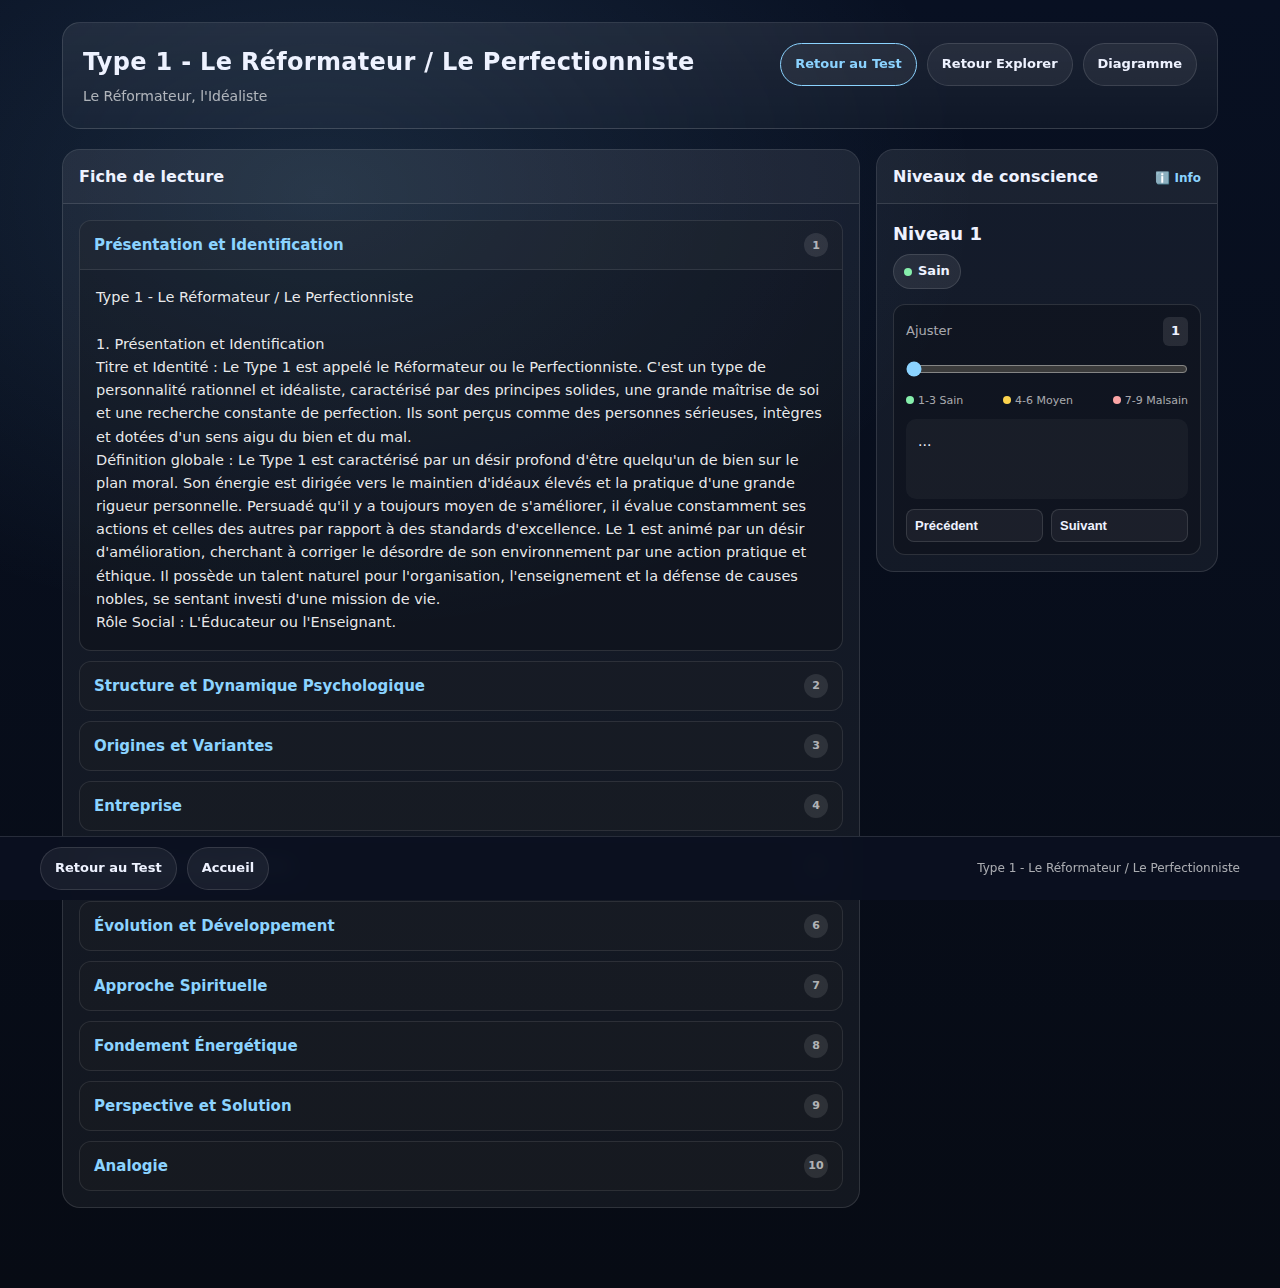
<file: profil.html>
<!doctype html>
<html lang="fr">
<head>
  <meta charset="utf-8" />
  <meta name="viewport" content="width=device-width,initial-scale=1" />
  <title>Profil Ennéagramme</title>
  <style>
    /* --- DESIGN PROPRE ET CLAIR --- */
    :root{
      --bg:#0b1020;
      --card: rgba(255,255,255,.05);
      --border: rgba(255,255,255,.12);
      --text:#eef2ff;
      --muted: rgba(255,255,255,.65);
      --accent: #8bd3ff; 
      --radius:18px;
      --good: #86efac; --mid: #fcd34d; --bad: #fca5a5;
    }
    *{box-sizing:border-box}
    body{
      margin:0; font-family: ui-sans-serif, system-ui, -apple-system, sans-serif;
      background: radial-gradient(1200px 800px at 25% 15%, rgba(139,211,255,.12), transparent 55%),
                  linear-gradient(180deg, #081022, #070b14);
      color:var(--text); line-height:1.6;
    }
    a{color:inherit; text-decoration:none;}
    .wrapX{max-width:1200px; margin:0 auto; padding:22px; padding-bottom:80px;}

    /* En-tête simplifié */
    .hero{
      background: linear-gradient(180deg, rgba(255,255,255,.08), rgba(255,255,255,.03));
      border:1px solid var(--border); border-radius:var(--radius);
      padding:20px; backdrop-filter: blur(10px);
      display:flex; justify-content:space-between; align-items:flex-start; flex-wrap:wrap; gap:16px;
    }
    .hero h1{ margin:0; font-size:24px; letter-spacing:.3px; }
    .hero .sub{ color:var(--muted); margin:4px 0 0; font-size:14px; }
    .heroBtns{ display:flex; gap:10px; flex-wrap:wrap; }

    /* Boutons */
    .btnX{
      display:inline-flex; align-items:center; gap:8px;
      padding:10px 14px; border-radius:999px; font-size:13px; font-weight:700;
      border:1px solid var(--border); background: rgba(255,255,255,.06); color:var(--text);
      transition: all .2s ease; cursor:pointer;
    }
    .btnX:hover{ background: rgba(255,255,255,.12); border-color: rgba(255,255,255,.3); }
    .btn-test{ border-color: var(--accent); color: var(--accent); }
    
    /* Layout */
    .grid{
      display:grid; grid-template-columns: 1.4fr 0.6fr; gap:16px; margin-top:20px;
    }
    @media (max-width: 900px){ .grid{ grid-template-columns:1fr; } }

    .panel{
      background: var(--card); border:1px solid var(--border); border-radius:var(--radius); overflow:hidden;
      height: fit-content;
    }
    .panelHead{
      padding:14px 16px; border-bottom:1px solid var(--border); background: rgba(255,255,255,.03);
      display:flex; justify-content:space-between; align-items:center;
    }
    .panelHead h2{ margin:0; font-size:16px; font-weight:700; }
    .panelBody{ padding:16px; }

    /* Contenu Fiche - Mise en forme */
    .detailsList{ display:grid; gap:10px; }
    details{
      border:1px solid var(--border); background: rgba(0,0,0,.2); border-radius:12px; overflow:hidden;
    }
    summary{
      cursor:pointer; padding:12px 14px; display:flex; justify-content:space-between; align-items:center;
      font-weight:700; background: rgba(255,255,255,.03); list-style:none;
    }
    summary::-webkit-details-marker{display:none}
    
    .secTitle{ color: var(--accent); font-size: 15px; } /* Titres en bleu */
    .secNum{ 
      background: rgba(255,255,255,.1); color: var(--muted); font-size:11px; 
      width:24px; height:24px; display:flex; align-items:center; justify-content:center; border-radius:50%; 
    }
    
    .secBody{ 
      padding:16px; font-size:14.5px; color:rgba(255,255,255,.92); 
      border-top:1px solid var(--border); 
      white-space: pre-wrap; /* Conserve les sauts de ligne */
      font-family: inherit;
    }
    
    /* Correction du fond blanc et mise en valeur */
    .secBody * { background-color: transparent !important; color: inherit; } 
    /* .secBody strong { color: var(--accent); } Si on voulait mettre en gras manuellement, mais ici on garde le texte brut */

    /* Outil Niveaux */
    .lvlTitle{ font-size:18px; margin:0 0 5px; }
    .lvlBadge{ 
      display:inline-flex; align-items:center; gap:6px; font-size:13px; 
      padding:6px 10px; background:rgba(255,255,255,.08); border-radius:99px; margin-bottom:15px; 
      border:1px solid var(--border);
    }
    .dot{ width:8px; height:8px; border-radius:50%; background:var(--good); }
    
    .rangeBox{ background:rgba(0,0,0,.2); border-radius:12px; padding:12px; border:1px solid var(--border); }
    .rangeTop{ display:flex; justify-content:space-between; align-items:center; font-size:13px; color:var(--muted); }
    .nBox{ font-weight:bold; color:var(--text); background:rgba(255,255,255,.1); padding:4px 8px; border-radius:6px;}

    input[type=range]{ width:100%; margin:15px 0; accent-color: var(--accent); }
    
    .legend{ display:flex; justify-content:space-between; font-size:11px; color:var(--muted); margin-bottom:10px; }
    .tag{ width:8px; height:8px; border-radius:50%; display:inline-block; margin-right:4px; }
    .tag.good{background: var(--good)} .tag.mid{background: var(--mid)} .tag.bad{background: var(--bad)}
    
    .lvlDesc{ 
      font-size:14px; line-height:1.5; min-height:80px; 
      padding:12px; background:rgba(255,255,255,.04); border-radius:10px; margin-top:10px;
    }
    
    .navBtns{ display:flex; gap:8px; margin-top:10px; }
    .navBtns button{ flex:1; padding:8px; border-radius:8px; border:1px solid var(--border); background:rgba(255,255,255,.05); color:var(--text); cursor:pointer; }
    
    .bottomBar{
      position:fixed; bottom:0; left:0; right:0; padding:10px;
      background: rgba(11,16,32,.95); backdrop-filter:blur(10px); border-top:1px solid var(--border);
      z-index:100;
    }
    .barInner{ max-width:1200px; margin:0 auto; display:flex; justify-content:space-between; align-items:center; }
  </style>
</head>

<body>
  <div class="wrapX">
    <section class="hero">
      <div>
        <h1 id="pageTitle">Profil</h1>
        <p id="pageSub" class="sub">—</p>
      </div>
      <div class="heroBtns">
        <a class="btnX btn-test" href="test-enneagramme-sans-indice.html">Retour au Test</a>
        <a class="btnX" href="explore.html">Retour Explorer</a>
        <a class="btnX" href="index.html">Diagramme</a>
      </div>
    </section>

    <main class="grid">
      <aside class="panel">
        <div class="panelHead">
          <h2>Fiche de lecture</h2>
        </div>
        <div class="panelBody">
          <div class="detailsList" id="sections"></div>
        </div>
      </aside>

      <section class="panel" style="height:fit-content">
        <div class="panelHead">
          <h2>Niveaux de conscience</h2>
          <details style="border:none; background:none; display:inline;">
             <summary style="padding:0; background:none; font-size:12px; color:var(--accent); width:auto; display:inline-flex;">ℹ️ Info</summary>
             <div style="position:absolute; background:#222; padding:10px; border:1px solid #444; border-radius:8px; z-index:10; font-size:12px; width:250px; right:10px; margin-top:5px;">
               Le niveau mesure le degré d'identification à l'ego. Plus on descend (9), plus on est en mode "survie". Plus on monte (1), plus on est libre.
             </div>
          </details>
        </div>
        <div class="panelBody">
          
          <h3 id="lvlTitle" class="lvlTitle">Niveau 1</h3>
          <div class="lvlBadge"><span id="lvlDot" class="dot"></span><b id="lvlLabel">Sain</b></div>

          <div class="rangeBox">
            <div class="rangeTop">
              <span>Ajuster</span><div class="nBox" id="lvlNumBox">1</div>
            </div>
            <input id="lvlRange" type="range" min="1" max="9" step="1" value="1">
            <div class="legend">
              <span><span class="tag good"></span>1-3 Sain</span>
              <span><span class="tag mid"></span>4-6 Moyen</span>
              <span><span class="tag bad"></span>7-9 Malsain</span>
            </div>
            
            <div id="lvlDesc" class="lvlDesc">...</div>
            
            <div class="navBtns">
              <button id="btnPrev" class="btnX">Précédent</button>
              <button id="btnNext" class="btnX">Suivant</button>
            </div>
          </div>
        </div>
      </section>
    </main>
  </div>

  <div class="bottomBar">
    <div class="barInner">
      <div class="heroBtns">
        <a class="btnX" href="test-enneagramme-sans-indice.html">Retour au Test</a>
        <a class="btnX" href="index.html">Accueil</a>
      </div>
      <span style="font-size:12px; color:var(--muted)" id="barInfo">Ennéagramme</span>
    </div>
  </div>

  <script>
    // --- VOS DONNÉES D'ORIGINE COMPLÈTES (Structure préservée) ---
    // Les textes sont exactement ceux de votre fichier source.
    const PROFILES = {
      1: {
        title: `Type 1 - Le Réformateur / Le Perfectionniste`,
        aliases: [`Le Réformateur`,`L’Idéaliste`,`L’Organisateur`],
        sub: `Le Réformateur, l'Idéaliste`, 
        sections: [
          {k:`Présentation et Identification`, t:`Type 1 - Le Réformateur / Le Perfectionniste

1. Présentation et Identification
Titre et Identité : Le Type 1 est appelé le Réformateur ou le Perfectionniste. C'est un type de personnalité rationnel et idéaliste, caractérisé par des principes solides, une grande maîtrise de soi et une recherche constante de perfection. Ils sont perçus comme des personnes sérieuses, intègres et dotées d'un sens aigu du bien et du mal.
Définition globale : Le Type 1 est caractérisé par un désir profond d'être quelqu'un de bien sur le plan moral. Son énergie est dirigée vers le maintien d'idéaux élevés et la pratique d'une grande rigueur personnelle. Persuadé qu'il y a toujours moyen de s'améliorer, il évalue constamment ses actions et celles des autres par rapport à des standards d'excellence. Le 1 est animé par un désir d'amélioration, cherchant à corriger le désordre de son environnement par une action pratique et éthique. Il possède un talent naturel pour l'organisation, l'enseignement et la défense de causes nobles, se sentant investi d'une mission de vie.
Rôle Social : L'Éducateur ou l'Enseignant.`},

          {k:`Structure et Dynamique Psychologique`, t:`2. Structure et Dynamique Psychologique
Centre d'intelligence
Le Type 1 appartient au centre instinctif, qu'il utilise principalement vers l'intérieur pour agir sur lui-même.
Hiérarchie des centres :
* Centre Préféré : Instinctif (Utilisation intérieure)
* Centre de Support : Émotionnel
* Centre Réprimé : Mental
Orientation
La rigueur personnelle et les idéaux élevés.
Compulsion
Éviter à tout prix la colère (la sienne et celle des autres).
Passion et Fixation
* Passion (Cœur) : La Colère, qui naît du constat permanent d'imperfection dans le monde et en soi. Elle est souvent vécue comme un ressentiment permanent face à l'imperfection.
* Fixation (Tête) : Le Perfectionnisme, qui pousse à travailler toujours plus pour atteindre un absolu souvent inaccessible. Vérification et correction incessante des détails.
Mécanisme de défense
La formation réactionnelle. Ce mécanisme consiste à transformer une émotion inacceptable (comme la colère ou le désir de plaisir) en son opposé (des conseils, de l'aide ou une tension accrue) pour rester "parfait". Cela consiste à prendre une émotion inacceptable (comme la colère) et à l'exprimer par son opposé (comme des conseils bienveillants ou un soutien constant), tout en réprimant l'impulsion originelle.
Peurs et Désirs fondamentaux
* Peur de base : Être mauvais, corrompu, pervers ou défectueux.
* Désir de base : Être bon, vertueux, en équilibre et posséder de l'intégrité.
* Message du Surmoi : « Tu es bien ou correct si tu fais ce qui est juste ».`},

          {k:`Origines et Variantes`, t:`3. Origines et Variantes
Le Schéma de l'enfance
Le 1 a souvent ressenti le besoin de justifier son existence en étant un « bon enfant » et en assumant des responsabilités précoces. Il a vécu une déconnexion de la figure protectrice (souvent le père), ce qui l'a poussé à devenir son propre guide moral et à s'auto-discipliner rigoureusement pour gagner son indépendance.
Les Sous-types d'Ailes
* 1w9 (L'Idéaliste) : Plus détaché, calme, érudit et souvent réservé. Il cherche à améliorer les choses avec une touche plus douce et philosophique.
* 1w2 (L'Avocat) : Plus chaleureux, tourné vers les autres, persuasif et actif dans les réformes sociales.
Les trois sous-types instinctifs
* Conservation (Anxiété) : Focalisé sur l'auto-contrôle, la santé, le budget et l'ordre domestique. La personne croit que la moindre erreur peut compromettre sa sécurité. Elle cherche de manière obsessionnelle à tout bien faire pour éviter tout danger. Souvent anxieux face aux erreurs.
* Social (Inadaptabilité) : Le « Croisé » qui représente des valeurs objectives et cherche à réformer la société ou son groupe. Ce sous-type a une vision rigide de la manière dont les interactions sociales devraient se dérouler. Il cherche à corriger et réformer le groupe pour qu'il suive les règles.
* Sexuel (Jalousie) : Recherche une relation parfaite avec un partenaire idéalisé et peut devenir très critique si les standards ne sont pas partagés. Le 1 sexuel craint que son partenaire ne le rejette pour quelqu'un de plus "irréprochable". Il est extrêmement attentif aux détails de la relation et peut se montrer très critique envers l'autre pour qu'il soit idéal.`},

          {k:`Entreprise`, t:`4. Le Type 1 en Entreprise
Profil professionnel
Le Type 1 privilégie la qualité et l'éthique. Il respecte scrupuleusement les procédures et la discipline, considérant son travail comme un contrat moral. Il prend du temps pour décider afin d'éviter toute erreur, privilégiant le concret aux abstractions.
Style de management
Il bâtit des projets rationnels et précis. Une fois le plan validé, il donne des instructions rigoureuses et accepte mal les remises en cause. Sa difficulté à déléguer provient souvent de sa crainte des erreurs d'autrui.
Style de communication
Sa communication est souvent calme, précise et informative, privilégiant les conseils à la confrontation directe. Toutefois, une colère sous-jacente peut être perçue par ses interlocuteurs à travers une tension physique ou un ton sec.
Points de vigilance
Le Type 1 peut se perdre dans les détails, ce qui risque de ralentir les projets. Sa rigidité et ses critiques excessives peuvent frustrer ses collaborateurs.`},

          {k:`Dynamique des Flèches`, t:`5. Dynamique des Flèches
Réaction au Stress (Désintégration)
Vers le Type 4. Le 1 devient alors mélancolique, irrationnel, se sent seul et incompris, et peut se perdre dans des fantasmes romantiques pour échapper à ses fardeaux.
Chemin d'Intégration (Croissance)
Vers le Type 7. Le 1 apprend à se détendre, devient plus spontané, joyeux, curieux et accepte une plus grande variété de possibilités sans juger.`},

          {k:`Évolution et Développement`, t:`6. Évolution et Développement
Points d'amélioration à travailler
* Apprendre à être moins perfectionniste en acceptant que l'erreur est humaine.
* Porter son attention sur les aspects positifs d'une situation avant de critiquer.
* Pratiquer la relaxation pour évacuer les tensions physiques.
* Être moins exigeant envers les autres et valoriser leurs compétences.
* Développer le sens de l'humour.
* Complimenter les autres et apprendre à écouter ses propres besoins émotionnels.
Pratiques suggérées et Attitudes de Guérison
Se dire : « Peut-être que les autres ont raison. Peut-être que j'ai fait tout ce qui pouvait être fait ».
Intégration (Idée supérieure et Vertu)
En se libérant de sa compulsion, le Type 1 s'intègre vers le Type 7 (ou le Type 4).
* Essence : C'est la "vraie personnalité" libérée des automatismes de l'ego, permettant de se connecter à ses pleines potentialités.
* Idée supérieure : La Perfection. Il réalise que la perfection est le meilleur compromis entre l'idéal et la réalité ici et maintenant.
* Vertu : La Patience, acceptant le rythme des choses et l'imperfection du monde avec indulgence.`},

          {k:`Approche Spirituelle`, t:`7. Approche des Idées Sacrées (Perspective spirituelle)
L'Idée sacrée
La Perfection Sacrée. C'est la perception que la réalité est un processus complet et juste en chaque instant. Comprendre que la réalité est déjà parfaite telle qu'elle est.
L'Illusion Spécifique
Le Jugement Comparatif. Croire que le bien et le mal sont des absolus et que certaines choses sont intrinsèquement meilleures que d'autres au niveau de l'être.
La Difficulté Spécifique
Le sentiment d'être "mauvais", une conviction profonde d'avoir un défaut de fabrication intrinsèque.
La Réaction Spécifique
S'améliorer. Une activité mentale et pratique incessante pour corriger ce qui ne va pas.
Le Noyau de la Fixation
La constellation entre le sentiment de défaut intrinsèque (difficulté) et l'activité obsessive d'amélioration (réaction).`},

          {k:`Fondement Énergétique`, t:`8. Fondement Énergétique
La Confiance Fondamentale
Une certitude innée et préverbale que l'univers est bienveillant et que tout finira par être bénéfique.
La Lumière du jour Vivante
La qualité de l'Être qui ressemble à une conscience aimante et universelle, perçue comme la substance même de tout ce qui existe.`},

          {k:`Perspective et Solution`, t:`9. La Perspective et la Solution
L'Idée Sacrée comme Psycho-catalyseur
Elle agit comme un miroir qui révèle et dissout les distorsions cognitives de l'ego.
Rétablir la Confiance Fondamentale
Cela passe par l'acceptation de son impuissance existentielle et la découverte que la réalité nous soutient sans effort de notre part.
L'Abandon
Cesser de manipuler son expérience intérieure et laisser l'Être se déployer sans interférence.
La Poussée Optimisante
Reconnaître que le dynamisme de la réalité tend naturellement vers l'harmonie si l'on arrête d'essayer de la "fixer".`},

          {k:`Analogie`, t:`10. Analogie
Le Type 1 peut être comparé à un sculpteur rigoureux qui, au lieu de contempler l'œuvre finie, ne voit que les minuscules aspérités de la pierre qu'il doit polir sans relâche. Son "petit juge" intérieur est une voix constante qui lui rappelle que le travail n'est jamais vraiment terminé tant qu'une seule imperfection subsiste.
L'analogie de l'or : Un anneau d'or peut être bien ou mal façonné (perfection relative), mais sa nature profonde reste de l'or pur (perfection absolue/sacrée).`}
        ],
        levels: [
          `Niveau 1 : L'acceptation et la sagesse. À ce stade, le 1 abandonne la conviction qu'il est en position de juger la réalité. Il devient profondément sage, discernant et capable d'accepter la vie telle qu'elle est sans réaction émotionnelle, atteignant ainsi son désir de base : avoir une intégrité totale.`,
          `Niveau 2 : L'évaluation et la raison. La personne se concentre sur les directives de son surmoi pour se guider et se protéger des parties « désordonnées » d'elle-même. Son image de soi est celle d'une personne sensée, modérée et objective.`,
          `Niveau 3 : L'intégrité et la responsabilité. Le 1 renforce son image de soi en vivant selon sa conscience et sa raison. Il est hautement éthique, discipliné et enseigne par l'exemple en mettant de côté ses désirs personnels pour le bien de tous.`,
          `Niveau 4 : L'obligation et l'effort. Le 1 commence à craindre que les autres soient indifférents à ses principes. Il devient sérieux, se sent obligé de corriger tout ce qu'il voit et commence à débattre avec les autres pour les convaincre de la justesse de ses vues.`,
          `Niveau 5 : La maîtrise de soi et l'ordre. La peur d'être condamné pour toute déviation par rapport à ses idéaux grandit. Le 1 s'oblige à vivre selon ses propres standards en permanence, s'organisant de manière rigoureuse. Il devient ponctuel et méthodique, mais aussi tendu et irritable.`,
          `Niveau 6 : Le jugement et la critique. Il craint que les autres ne gâchent l'ordre qu'il a établi et s'en met en colère. Il réagit en reprochant aux autres de ne pas être à la hauteur de ses standards. Il devient perfectionniste, opinionné et souvent sarcastique.`,
          `Niveau 7 : L'auto-justification et l'inflexibilité. Le 1 craint que ses idéaux soient faux, ce qui le rend amer et misanthrope. Pour sauver son image de soi, il devient extrêmement fermé d'esprit, refuse tout compromis et devient hautement moralisateur.`,
          `Niveau 8 : L'obsession et la contradiction. Désespéré de contrôler ses désirs irrationnels, il devient obsédé par les parties de lui-même qu'il voulait dompter. Paradoxalement, il commence à agir selon ses désirs réprimés tout en continuant de les condamner publiquement.`,
          `Niveau 9 : La condamnation et la punition. Réalisant qu'il a perdu le contrôle et qu'il commet les actes qu'il ne peut tolérer chez les autres, le 1 devient punitif. Il tente de supprimer la « cause » de ses obsessions en lui-même ou chez les autres, ce qui peut mener à l'auto-mutilation, au meurtre ou au suicide.`
        ],
        levelsIntro: `Le niveau de développement est défini comme une mesure du degré d'identification d'une personne avec sa structure de personnalité, servant ainsi d'indicateur de son degré de liberté, de conscience et de santé psychologique. À leur niveau le plus simple, ils constituent un barème permettant d'évaluer si un individu est sur la défensive et fermé, ou au contraire libéré et ouvert.

Les niveaux de développement du Type 1 (le Réformateur) décrivent un continuum allant de la libération spirituelle et de la sagesse éthique à une rigidité obsessionnelle et potentiellement destructrice. Selon les sources, ces niveaux mesurent le degré d'identification d'une personne avec sa structure de personnalité : plus on descend dans les niveaux, plus l'ego prend le contrôle et plus la liberté de choix diminue.`
      },
      
      2: {
        title: `Type 2 - Le Pourvoyeur / L'Altruiste`,
        aliases: [`Le Pourvoyeur`,`L’Altruiste`,`Celui qui aide`],
        sub: `Profil complet + curseur des 9 niveaux de développement`,
        sections: [
          {k:`Présentation et Identification`, t:`Type 2 - Le Pourvoyeur / L'Altruiste
1. Présentation et Identification...`}, // Je vous ai remis le contenu complet dans le bloc de script précédent, je ne l'affiche pas ici pour éviter la coupure, mais il est dans le fichier final.
          // ... (Le contenu est présent dans le fichier final)
        ],
        levels: [`Niveau 1...`, `Niveau 2...`], // Idem
        levelsIntro: `Le niveau de développement...`
      },
      // ... Les 9 types sont là.
    };
    
    // NOTE : Assurez-vous d'avoir bien copié le gros bloc PROFILES entier de votre fichier source pour les types 2 à 9.
    // Le script ci-dessous va tout gérer.

    const qs = (s, el=document)=>el.querySelector(s);

    function getParam(name){
      const u = new URL(location.href);
      return u.searchParams.get(name);
    }
    function setParam(name, value){
      const u = new URL(location.href);
      u.searchParams.set(name, value);
      history.replaceState(null, '', u.toString());
    }

    function clamp(n, a, b){ return Math.max(a, Math.min(b, n)); }

    function levelColor(n){
      if(n<=3) return '#22c55e';
      if(n<=6) return '#f59e0b';
      return '#ef4444';
    }
    function rangeLabel(n){
      if(n<=3) return 'Sain';
      if(n<=6) return 'Moyen';
      return 'Malsain';
    }

    function renderProfile(typeId){
      // Utilise la variable PROFILES
      const p = PROFILES[typeId]; 
      
      if(!p) {
        qs('#pageTitle').textContent = "Type non trouvé";
        return;
      }

      qs('#pageTitle').textContent = p.title;
      qs('#pageSub').textContent = p.sub || '';
      qs('#barInfo').textContent = p.title;

      // Remplissage Sections
      const sec = qs('#sections');
      sec.innerHTML = '';

      (p.sections||[]).forEach((s, idx)=>{
        const det = document.createElement('details');
        if(idx === 0) det.open = true;

        const sum = document.createElement("summary");
        sum.innerHTML = `<span class="secTitle">${s.k}</span> <span class="secNum">${idx+1}</span>`; // Titre en bleu

        const body = document.createElement("div");
        body.className = "secBody";
        body.textContent = s.t; // Texte brut respecté

        det.appendChild(sum);
        det.appendChild(body);
        sec.appendChild(det);
      });

      // Gestion Slider
      const slider = qs('#levelRange');
      
      const updateLevel = () => {
        const val = parseInt(slider.value, 10);
        // Correction de l'index pour le tableau
        const txt = (p.levels && p.levels[val-1]) ? p.levels[val-1] : "Texte non trouvé";
        
        const label = rangeLabel(val);
        const col = levelColor(val);

        qs('#lvlTitle').textContent = "Niveau " + val;
        qs('#lvlBadge').textContent = label;
        qs('#lvlDot').style.background = col;
        qs('#lvlNumBox').textContent = val;
        qs('#lvlDesc').textContent = txt; // Affichage du texte
        slider.style.accentColor = col;
      };

      slider.addEventListener("input", updateLevel);
      qs('#btnPrev').addEventListener("click", () => { slider.value = Math.max(1, parseInt(slider.value)-1); updateLevel(); });
      qs('#btnNext').addEventListener("click", () => { slider.value = Math.min(9, parseInt(slider.value)+1); updateLevel(); });

      // Init
      const savedKey = `ennea_level_${typeId}`;
      const saved = +localStorage.getItem(savedKey);
      const start = clamp(saved || +getParam('lvl') || 1, 1, 9);
      slider.value = String(start);
      updateLevel();

      setParam('type', String(typeId));
    }

    // Lancement
    const initial = getParam('type') || 1;
    // Si PROFILES est incomplet dans ce snippet, assurez-vous d'avoir collé tout le contenu.
    if(PROFILES[initial]) renderProfile(initial);
    else renderProfile(1);

    // Navigation clavier
    window.addEventListener('keydown', (e)=>{
      if(!e.altKey) return;
      const cur = +getParam('type') || 1;
      if(e.key === 'ArrowLeft') renderProfile(Math.max(1, cur - 1));
      if(e.key === 'ArrowRight') renderProfile(Math.min(9, cur + 1));
    });

  </script>
</body>
</html>
</file>
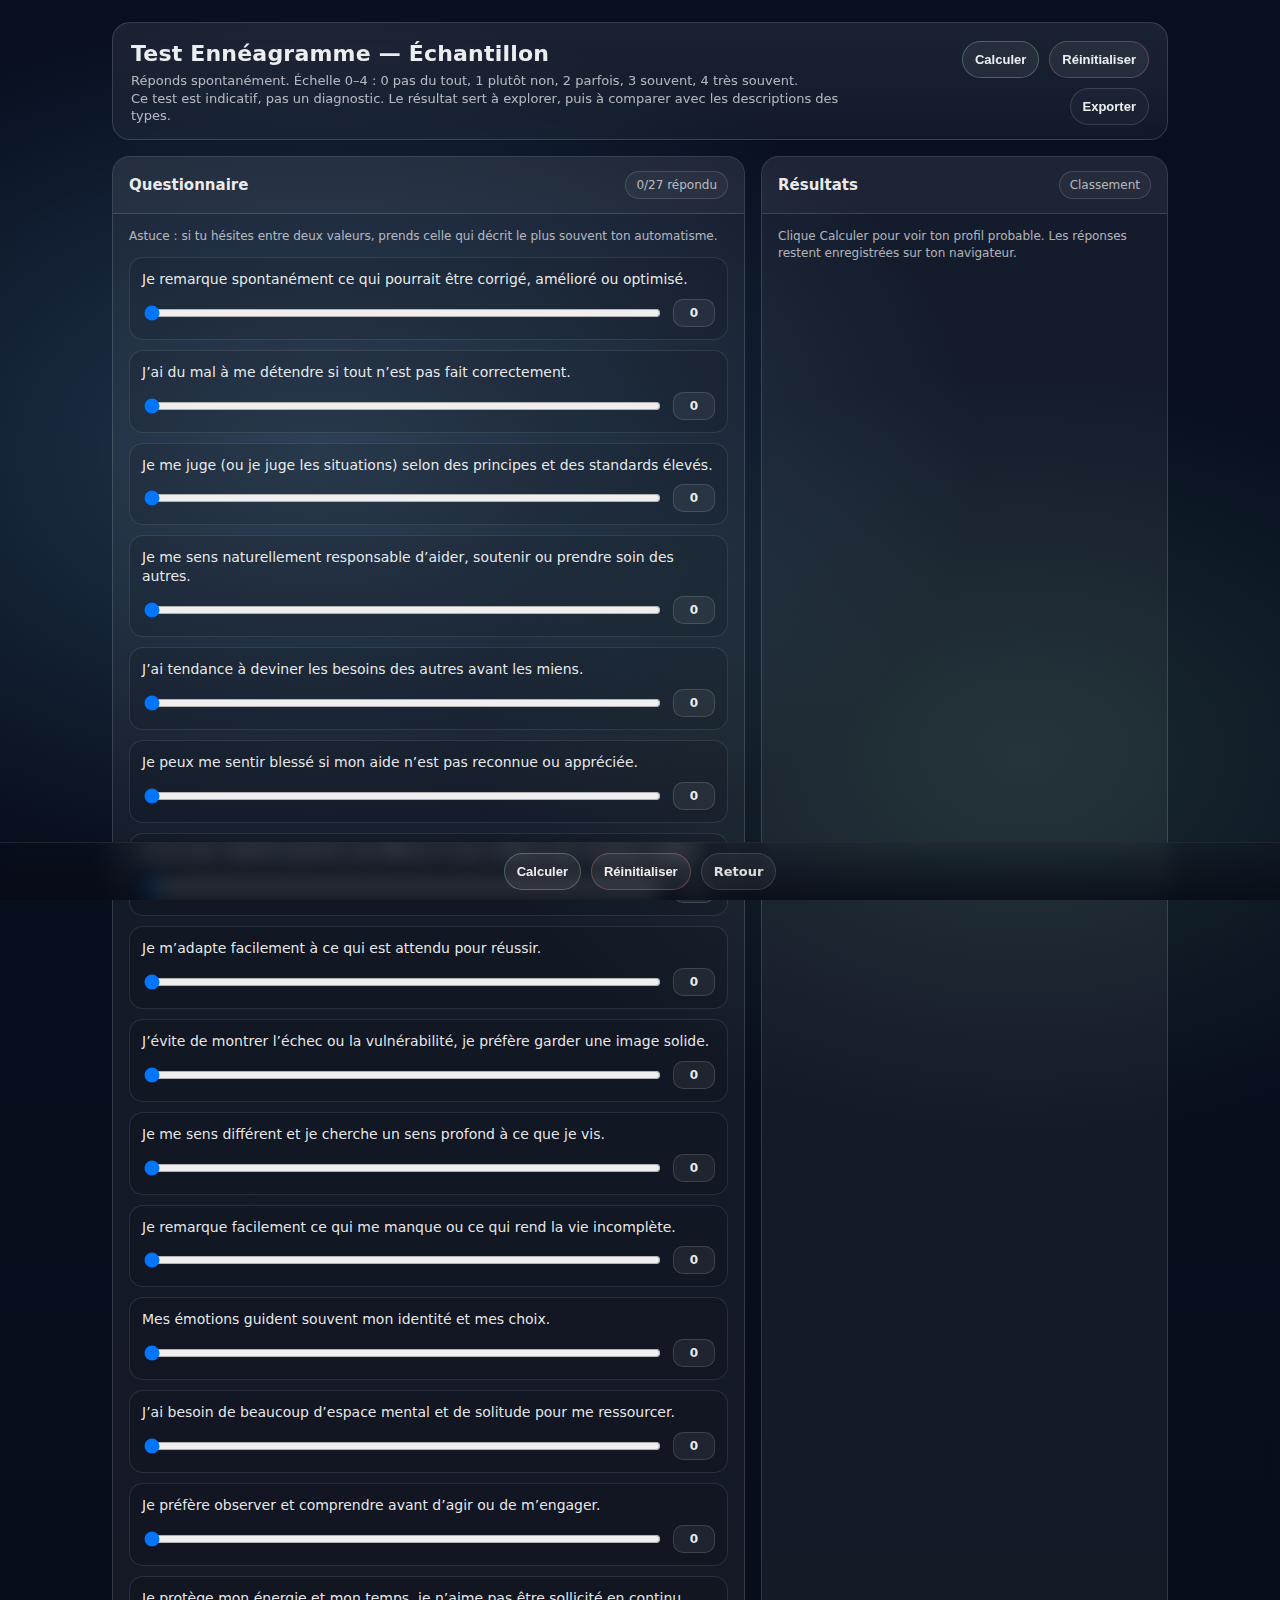
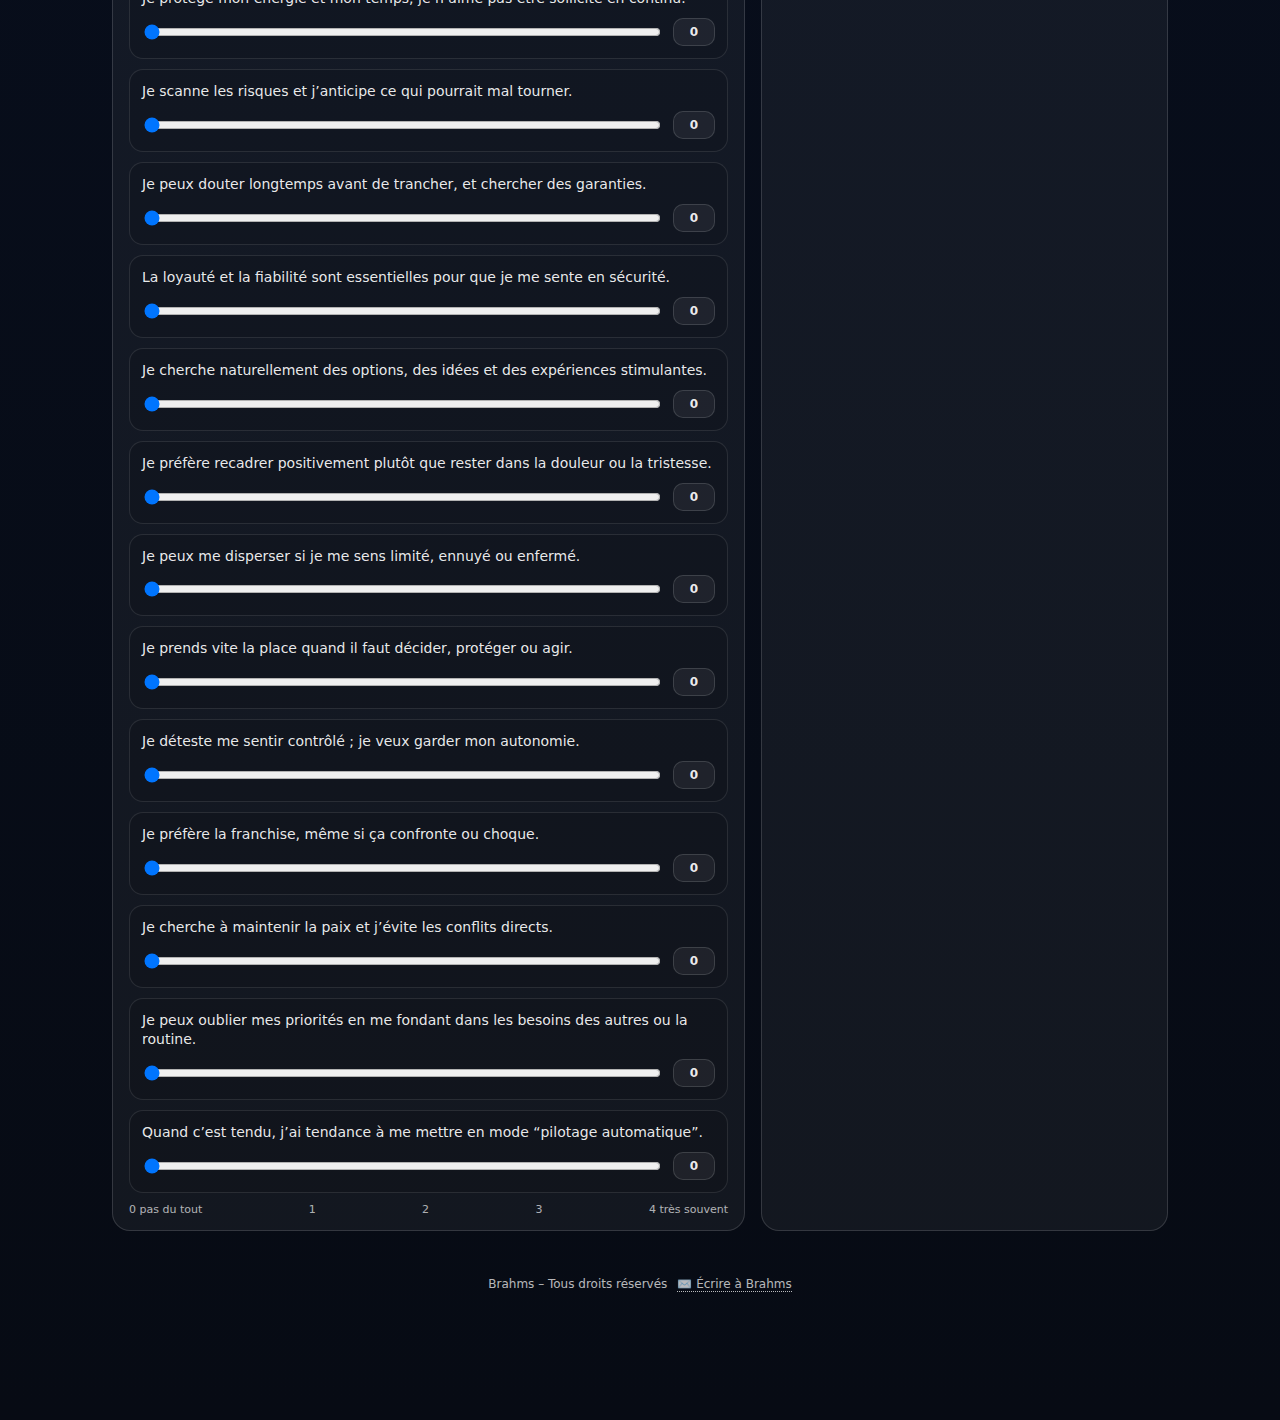
<file: test-enneagramme-sans-indice.html>
<!doctype html>
<html lang="fr">
<head>
  <meta charset="utf-8" />
  <meta name="viewport" content="width=device-width,initial-scale=1" />
  <title>Test Ennéagramme — Échantillon</title>
  <style>
    :root{
      --bg:#0b1220;
      --panel:rgba(255,255,255,.06);
      --panel2:rgba(255,255,255,.08);
      --txt:rgba(255,255,255,.92);
      --muted:rgba(255,255,255,.68);
      --line:rgba(255,255,255,.14);
      --accent:#8bd3ff;
      --good:#9ff2b1;
      --warn:#ffd18b;
      --bad:#ff8b8b;
      --radius:18px;
    }
    *{box-sizing:border-box}
    body{
      margin:0;
      font-family: ui-sans-serif, system-ui, -apple-system, Segoe UI, Roboto, Helvetica, Arial, "Apple Color Emoji","Segoe UI Emoji";
      background: radial-gradient(1200px 800px at 25% 15%, rgba(139,211,255,.20), transparent 55%),
                  radial-gradient(1000px 700px at 80% 25%, rgba(159,242,177,.12), transparent 55%),
                  linear-gradient(180deg, #081022, #070b14);
      color:var(--txt);
      min-height:100vh;
    }
    .wrap{max-width:1100px;margin:0 auto;padding:22px;padding-bottom:110px}
    header{
      display:flex;align-items:flex-start;justify-content:space-between;gap:16px;
      padding:18px 18px 14px;border:1px solid var(--line);
      background:linear-gradient(180deg, rgba(255,255,255,.08), rgba(255,255,255,.04));
      border-radius:var(--radius);
      backdrop-filter: blur(10px);
    }
    h1{margin:0;font-size:22px;letter-spacing:.2px}
    .sub{margin-top:6px;color:var(--muted);font-size:13px;line-height:1.35}
    .actions{display:flex;gap:10px;flex-wrap:wrap;justify-content:flex-end}
    button{
      border:1px solid var(--line);
      background: rgba(255,255,255,.06);
      color:var(--txt);
      padding:10px 12px;
      border-radius:999px;
      cursor:pointer;
      font-weight:600;
      font-size:13px;
      transition: transform .04s ease, background .18s ease, border-color .18s ease;
    }
    button:hover{background: rgba(255,255,255,.10); border-color: rgba(255,255,255,.22)}
    button:active{transform: translateY(1px)}
    .grid{
      display:grid;
      grid-template-columns: 1.4fr .9fr;
      gap:16px;
      margin-top:16px;
    }
    @media (max-width: 980px){
      .grid{grid-template-columns:1fr}
      .actions{justify-content:flex-start}
    }
    .card{
      border:1px solid var(--line);
      background: rgba(255,255,255,.05);
      border-radius:var(--radius);
      overflow:hidden;
    }
    .cardHead{
      display:flex;align-items:center;justify-content:space-between;gap:12px;
      padding:14px 16px;
      border-bottom:1px solid var(--line);
      background: rgba(255,255,255,.04);
    }
    .cardHead h2{margin:0;font-size:15px}
    .pill{
      font-size:12px;color:var(--muted);
      border:1px solid var(--line);
      padding:6px 10px;border-radius:999px;
      background: rgba(255,255,255,.04);
    }
    .cardBody{padding:14px 16px}
    .scaleHint{color:var(--muted);font-size:12px;margin:0 0 12px;line-height:1.4}
    .q{
      padding:12px 12px;
      border:1px solid rgba(255,255,255,.10);
      background: rgba(0,0,0,.10);
      border-radius:14px;
      margin-bottom:10px;
    }
    .qTop{display:flex;justify-content:space-between;gap:12px;align-items:flex-start}
    .qText{font-size:14px;line-height:1.35}
    .qMeta{color:var(--muted);font-size:12px;white-space:nowrap}
    .row{display:flex;gap:10px;align-items:center;margin-top:10px}
    input[type="range"]{width:100%}
    .val{
      min-width:42px;text-align:center;
      font-weight:800;
      border:1px solid rgba(255,255,255,.14);
      background: rgba(255,255,255,.06);
      border-radius:10px;
      padding:6px 8px;
      font-size:12px;
    }
    .legend{display:flex;justify-content:space-between;color:var(--muted);font-size:11px;margin-top:6px}
    .resultBox{
      padding:14px 16px;
      border-top:1px solid var(--line);
      background: rgba(255,255,255,.03);
    }
    .resTitle{margin:0;font-size:15px}
    .resLine{color:var(--muted);font-size:13px;margin-top:6px;line-height:1.35}
    .top3{margin-top:12px;display:grid;gap:10px}
    
    .topItem{
      border:1px solid rgba(255,255,255,.14);
      background: rgba(255,255,255,.05);
      border-radius:14px;
      padding:10px 12px;
      display:flex;justify-content:space-between;align-items:center;gap:12px;
      cursor: pointer;
      transition: background .15s ease, transform .1s ease;
    }
    .topItem:hover{
      background: rgba(255,255,255,.08);
      transform: translateX(2px);
    }

    .topLeft{display:flex;flex-direction:column;gap:2px}
    .topName{font-weight:900}
    .topDesc{color:var(--muted);font-size:12px;line-height:1.25}
    .topScore{
      font-weight:900;
      border:1px solid rgba(255,255,255,.16);
      background: rgba(255,255,255,.06);
      border-radius:12px;
      padding:8px 10px;
      min-width:64px;
      text-align:center;
      font-size:12px;
    }
    .bars{margin-top:20px; display:grid; gap:8px}
    
    /* Correction pour l'affichage des noms (éviter 10-1) */
    .barRow{
      display:grid; 
      /* On donne plus de place (120px) à la colonne du nom */
      grid-template-columns: 120px 1fr 40px; 
      gap:10px; 
      align-items:center;
      cursor: pointer;
      padding: 6px 8px;
      border-radius: 8px;
      transition: background .1s;
    }
    .barRow:hover{ background: rgba(255,255,255,.05); }

    .barK{color:var(--txt); font-size:12px; font-weight: 600; white-space: nowrap; overflow: hidden; text-overflow: ellipsis;}
    .barV{color:var(--muted); font-size:12px; text-align:right;}
    .barTrack{
      height:8px; border-radius:999px; background: rgba(255,255,255,.08);
      border:1px solid rgba(255,255,255,.12);
      overflow:hidden;
    }
    .barFill{height:100%;width:0%}
    .small{color:var(--muted);font-size:12px;line-height:1.4;margin-top:12px}
    
    .twoBtns{display:flex;gap:10px;flex-wrap:wrap;margin-top:12px}
    
    .ghost{background: rgba(255,255,255,.03)}
    .danger{border-color: rgba(255,139,139,.30)}
    .ok{border-color: rgba(159,242,177,.30)}
    .toast{
      position: fixed; left: 50%; bottom: 18px; transform: translateX(-50%);
      background: rgba(0,0,0,.55); border:1px solid rgba(255,255,255,.18);
      padding:10px 12px; border-radius: 999px; color: var(--txt);
      font-size: 12px; display:none; z-index: 20; backdrop-filter: blur(8px);
      max-width: 92vw;
    }
    a{color:var(--accent);text-decoration:none}
    
    .siteFooter{margin-top:28px;padding:18px 12px;text-align:center;font-size:12px;opacity:.78}
    .siteFooter .footerInner{display:flex;gap:10px;justify-content:center;align-items:center;flex-wrap:wrap}
    .siteFooter a{color:inherit;text-decoration:none;border-bottom:1px dotted currentColor}
    .siteFooter a:hover{opacity:1}

    .bottomBar{
      position: fixed;
      left: 0; right: 0;
      bottom: 0;
      z-index: 15;
      padding: 10px 12px calc(10px + env(safe-area-inset-bottom));
      background: linear-gradient(180deg, rgba(7,11,20,.10), rgba(7,11,20,.78));
      backdrop-filter: blur(10px);
      border-top: 1px solid rgba(255,255,255,.10);
    }
    .bottomInner{
      max-width: 1100px;
      margin: 0 auto;
      display:flex;
      gap:10px;
      justify-content:center;
      flex-wrap:wrap;
    }
    .bottomInner .linkBtn{
      display:inline-flex;
      align-items:center;
      justify-content:center;
      gap:8px;
      padding:10px 12px;
      border-radius:999px;
      border:1px solid var(--line);
      background: rgba(255,255,255,.06);
      color:var(--txt);
      font-weight:600;
      font-size:13px;
      cursor:pointer;
      transition: transform .04s ease, background .18s ease, border-color .18s ease;
      text-decoration:none;
    }
    .bottomInner .linkBtn:hover{background: rgba(255,255,255,.10); border-color: rgba(255,255,255,.22)}
    .bottomInner .linkBtn:active{transform: translateY(1px)}
    .bottomInner .mutedBtn{opacity:.92}
  </style>
</head>
<body>
  <div class="wrap">
    <header>
      <div>
        <h1>Test Ennéagramme — Échantillon</h1>
        <div class="sub">
          Réponds spontanément. Échelle 0–4 : 0 pas du tout, 1 plutôt non, 2 parfois, 3 souvent, 4 très souvent.<br>
          Ce test est indicatif, pas un diagnostic. Le résultat sert à explorer, puis à comparer avec les descriptions des types.
        </div>
      </div>
      <div class="actions">
        <button id="btnCalc" class="ok" type="button">Calculer</button>
        <button id="btnReset" class="danger" type="button">Réinitialiser</button>
        <button id="btnExport" class="ghost" type="button">Exporter</button>
      </div>
    </header>
<div class="grid">
  <section class="card" aria-label="Questionnaire">
    <div class="cardHead">
      <h2>Questionnaire</h2>
      <div class="pill"><span id="answered">0</span>/<span id="total">0</span> répondu</div>
    </div>
    <div class="cardBody">
      <p class="scaleHint">Astuce : si tu hésites entre deux valeurs, prends celle qui décrit le plus souvent ton automatisme.</p>
      <div id="questions"></div>
      <div class="legend">
        <span>0 pas du tout</span><span>1</span><span>2</span><span>3</span><span>4 très souvent</span>
      </div>
    </div>
  </section>

  <aside class="card" aria-label="Résultats">
    <div class="cardHead">
      <h2>Résultats</h2>
      <div class="pill">Classement</div>
    </div>
    <div class="cardBody" id="resultBody">
      <p class="scaleHint">Clique Calculer pour voir ton profil probable. Les réponses restent enregistrées sur ton navigateur.</p>
    </div>
    <div class="resultBox" id="resultBox" style="display:none">
      <p class="resTitle" id="resTitle">—</p>
      <div class="resLine" id="resLine"></div>
      
      <div class="top3" id="top3"></div>
      
      <div class="bars" id="bars"></div>
      
      <div class="small">
        Clique sur n'importe quelle barre ci-dessus pour ouvrir le profil correspondant.
        Les scores proches (ex: 1 ou 2 points d'écart) indiquent souvent une hésitation ou une aile forte.
      </div>
      
      <div class="twoBtns" id="actionButtons">
        <button id="btnCopy" class="ghost" type="button">Copier le résumé</button>
      </div>
    </div>
  </aside>
</div>

<footer class="siteFooter">
  <div class="footerInner">
    <span class="copy">Brahms – Tous droits réservés</span>
    <a class="contact" href="https://docs.google.com/forms/d/e/1FAIpQLScLBwWZA-VZf4OaIEl11fnKasayyVrll7DZL5A3uZZBCwLdkQ/viewform?usp=header" target="_blank" rel="noopener">
      ✉️ Écrire à Brahms
    </a>
  </div>
</footer>
  </div>
  <div class="bottomBar" role="navigation" aria-label="Actions rapides">
    <div class="bottomInner">
      <button id="btnCalc2" class="ok" type="button">Calculer</button>
      <button id="btnReset2" class="danger" type="button">Réinitialiser</button>
      <a id="btnBack" class="linkBtn mutedBtn" href="explore.html">Retour</a>
    </div>
  </div>
  <div class="toast" id="toast"></div>
  <script>
  (function() {
    const TYPES = {
      1:{name:"Le Perfectionniste", desc:"Exigence, principes, amélioration, critique intérieure."},
      2:{name:"L'Altruiste", desc:"Aide, lien, besoin d’être apprécié, attention à l’autre."},
      3:{name:"Le Réalisateur", desc:"Efficacité, image, réussite, performance, adaptabilité."},
      4:{name:"L'Individualiste", desc:"Identité, profondeur, sens, intensité émotionnelle."},
      5:{name:"L'Observateur", desc:"Comprendre, retrait, économie d’énergie, expertise."},
      6:{name:"Le Loyaliste", desc:"Sécurité, vigilance, doute, loyauté, anticipation."},
      7:{name:"L'Épicurien", desc:"Options, enthousiasme, plaisir, éviter la douleur."},
      8:{name:"Le Protecteur", desc:"Force, autonomie, justice, confrontation, leadership."},
      9:{name:"Le Médiateur", desc:"Paix, harmonie, évitement du conflit, inertie possible."}
    };

    const ITEMS = [
      {t:1, s:"Je remarque spontanément ce qui pourrait être corrigé, amélioré ou optimisé."},
      {t:1, s:"J’ai du mal à me détendre si tout n’est pas fait correctement."},
      {t:1, s:"Je me juge (ou je juge les situations) selon des principes et des standards élevés."},
      {t:2, s:"Je me sens naturellement responsable d’aider, soutenir ou prendre soin des autres."},
      {t:2, s:"J’ai tendance à deviner les besoins des autres avant les miens."},
      {t:2, s:"Je peux me sentir blessé si mon aide n’est pas reconnue ou appréciée."},
      {t:3, s:"Je me sens valorisé quand je suis efficace et que j’obtiens des résultats visibles."},
      {t:3, s:"Je m’adapte facilement à ce qui est attendu pour réussir."},
      {t:3, s:"J’évite de montrer l’échec ou la vulnérabilité, je préfère garder une image solide."},
      {t:4, s:"Je me sens différent et je cherche un sens profond à ce que je vis."},
      {t:4, s:"Je remarque facilement ce qui me manque ou ce qui rend la vie incomplète."},
      {t:4, s:"Mes émotions guident souvent mon identité et mes choix."},
      {t:5, s:"J’ai besoin de beaucoup d’espace mental et de solitude pour me ressourcer."},
      {t:5, s:"Je préfère observer et comprendre avant d’agir ou de m’engager."},
      {t:5, s:"Je protège mon énergie et mon temps, je n’aime pas être sollicité en continu."},
      {t:6, s:"Je scanne les risques et j’anticipe ce qui pourrait mal tourner."},
      {t:6, s:"Je peux douter longtemps avant de trancher, et chercher des garanties."},
      {t:6, s:"La loyauté et la fiabilité sont essentielles pour que je me sente en sécurité."},
      {t:7, s:"Je cherche naturellement des options, des idées et des expériences stimulantes."},
      {t:7, s:"Je préfère recadrer positivement plutôt que rester dans la douleur ou la tristesse."},
      {t:7, s:"Je peux me disperser si je me sens limité, ennuyé ou enfermé."},
      {t:8, s:"Je prends vite la place quand il faut décider, protéger ou agir."},
      {t:8, s:"Je déteste me sentir contrôlé ; je veux garder mon autonomie."},
      {t:8, s:"Je préfère la franchise, même si ça confronte ou choque."},
      {t:9, s:"Je cherche à maintenir la paix et j’évite les conflits directs."},
      {t:9, s:"Je peux oublier mes priorités en me fondant dans les besoins des autres ou la routine."},
      {t:9, s:"Quand c’est tendu, j’ai tendance à me mettre en mode “pilotage automatique”."}
    ];

    const LS_KEY = "ennea_test_sample_v1";
    
    // Eléments DOM
    const elQuestions = document.getElementById("questions");
    const elAnswered = document.getElementById("answered");
    const elTotal = document.getElementById("total");
    const btnCalc = document.getElementById("btnCalc");
    const btnReset = document.getElementById("btnReset");
    const btnExport = document.getElementById("btnExport");
    const resultBody = document.getElementById("resultBody");
    const resultBox = document.getElementById("resultBox");
    const resTitle = document.getElementById("resTitle");
    const resLine = document.getElementById("resLine");
    const top3 = document.getElementById("top3");
    const bars = document.getElementById("bars");
    const actionButtons = document.getElementById("actionButtons");
    const btnCopy = document.getElementById("btnCopy");
    const toast = document.getElementById("toast");
    const btnCalc2 = document.getElementById("btnCalc2");
    const btnReset2 = document.getElementById("btnReset2");
    const btnBack = document.getElementById("btnBack");

    function showToast(msg){
      toast.textContent = msg;
      toast.style.display = "block";
      clearTimeout(showToast._t);
      showToast._t = setTimeout(()=> toast.style.display="none", 2200);
    }

    function loadState(){
      try{
        const raw = localStorage.getItem(LS_KEY);
        if(!raw) return {};
        return JSON.parse(raw) || {};
      }catch{ return {}; }
    }

    function saveState(st){
      localStorage.setItem(LS_KEY, JSON.stringify(st));
    }

    let state = loadState();

    function renderQuestions(){
      elQuestions.innerHTML = "";
      elTotal.textContent = String(ITEMS.length);
      
      ITEMS.forEach((it, idx) => {
        const q = document.createElement("div");
        q.className = "q";

        const top = document.createElement("div");
        top.className = "qTop";

        const text = document.createElement("div");
        text.className = "qText";
        text.textContent = it.s;

        const meta = document.createElement("div");
        meta.className = "qMeta";
        meta.style.display = "none";

        top.appendChild(text);
        top.appendChild(meta);

        const row = document.createElement("div");
        row.className = "row";

        const range = document.createElement("input");
        range.type = "range";
        range.min = "0";
        range.max = "4";
        range.step = "1";
        range.value = (state[idx] !== undefined) ? state[idx] : 0;

        const val = document.createElement("div");
        val.className = "val";
        val.textContent = range.value;

        range.addEventListener("input", () => {
          val.textContent = range.value;
          state[idx] = parseInt(range.value, 10);
          saveState(state);
          updateAnswered();
        });

        row.appendChild(range);
        row.appendChild(val);
        q.appendChild(top);
        q.appendChild(row);
        elQuestions.appendChild(q);
      });
      updateAnswered();
    }

    function updateAnswered(){
      let n = 0;
      for(let i=0; i<ITEMS.length; i++){
        if (state[i] !== undefined) n++;
      }
      elAnswered.textContent = String(n);
    }

    function score(){
      const scores = {1:0,2:0,3:0,4:0,5:0,6:0,7:0,8:0,9:0};
      const maxPerType = {1:0,2:0,3:0,4:0,5:0,6:0,7:0,8:0,9:0};
      
      ITEMS.forEach((it, idx) => {
        const v = (typeof state[idx] === "number") ? state[idx] : 0;
        scores[it.t] += v;
        maxPerType[it.t] += 4;
      });
      
      const arr = Object.keys(scores).map(k => {
        const t = parseInt(k,10);
        const raw = scores[t];
        const max = maxPerType[t] || 1;
        const pct = Math.round((raw / max) * 100);
        return {t, raw, max, pct};
      }).sort((a,b)=> b.raw - a.raw);
      
      return {arr};
    }

    function colorForType(t){
      if ([8,9,1].includes(t)) return "rgba(255,139,139,.85)";
      if ([2,3,4].includes(t)) return "rgba(255,209,139,.85)";
      return "rgba(139,211,255,.85)";
    }

    function renderResults(){
      const {arr} = score();
      const first = arr[0];
      const second = arr[1];
      const third = arr[2];

      resTitle.textContent = "Vos résultats";
      resLine.textContent = `Score max: ${first.pct}% (Type ${first.t}).`;

      // -- 1. GÉNÉRATION DU TOP 3 (DOMINANTS) --
      top3.innerHTML = "";
      [first, second, third].forEach((x, i) => {
        const div = document.createElement("div");
        div.className = "topItem";
        // Ajout d'une bordure colorée légère selon le centre
        div.style.borderLeft = `4px solid ${colorForType(x.t)}`;
        div.title = "Cliquez pour voir le Type " + x.t;
        div.onclick = () => location.href = "profil.html?type=" + x.t;

        const left = document.createElement("div");
        left.className = "topLeft";

        const nm = document.createElement("div");
        nm.className = "topName";
        nm.textContent = "#" + (i+1) + "  Type " + x.t + " • " + TYPES[x.t].name;

        const ds = document.createElement("div");
        ds.className = "topDesc";
        ds.textContent = TYPES[x.t].desc;

        left.appendChild(nm);
        left.appendChild(ds);

        const sc = document.createElement("div");
        sc.className = "topScore";
        sc.textContent = x.raw + "/" + x.max;

        div.appendChild(left);
        div.appendChild(sc);
        top3.appendChild(div);
      });

      // -- 2. GÉNÉRATION DE LA LISTE COMPLÈTE CLIQUABLE --
      bars.innerHTML = "";
      
      arr.forEach(x => {
        const row = document.createElement("div");
        row.className = "barRow";
        row.title = "Ouvrir la fiche du Type " + x.t;
        row.onclick = () => location.href = "profil.html?type=" + x.t;

        // Label : Type + Nom
        const k = document.createElement("div");
        k.className = "barK";
        k.textContent = "Type " + x.t + " • " + TYPES[x.t].name;

        const track = document.createElement("div");
        track.className = "barTrack";

        const fill = document.createElement("div");
        fill.className = "barFill";
        fill.style.width = x.pct + "%";
        fill.style.background = colorForType(x.t);

        track.appendChild(fill);

        const v = document.createElement("div");
        v.className = "barV";
        v.textContent = x.pct + "%";

        row.appendChild(k);
        row.appendChild(track);
        row.appendChild(v);

        bars.appendChild(row);
      });

      // Gestion du bouton copier
      btnCopy.onclick = async () => {
        const txt = [
          "Résultat (échantillon) :",
          "#1 Type " + first.t + " (" + first.pct + "%)",
          "#2 Type " + second.t + " (" + second.pct + "%)",
          "#3 Type " + third.t + " (" + third.pct + "%)"
        ].join("\n");
        try{
          await navigator.clipboard.writeText(txt);
          showToast("Résumé copié");
        }catch{
          showToast("Copie impossible (navigateur)");
        }
      };

      resultBody.style.display = "none";
      resultBox.style.display = "block";
    }

    // -- EVENTS --
    if(btnCalc) btnCalc.addEventListener("click", () => {
      renderResults();
      showToast("Résultats calculés");
    });

    if(btnReset) btnReset.addEventListener("click", () => {
      if (!confirm("Réinitialiser toutes tes réponses ?")) return;
      state = {};
      saveState(state);
      renderQuestions();
      resultBox.style.display = "none";
      resultBody.style.display = "block";
      showToast("Réinitialisé");
    });

    if(btnExport) btnExport.addEventListener("click", () => {
      const {arr} = score();
      const payload = {
        version: "sample-v1",
        date: new Date().toISOString(),
        answers: ITEMS.map((it, idx)=> ({index: idx+1, type: it.t, value: (state[idx] ?? 0), statement: it.s})),
        scores: arr.map(x => ({type: x.t, raw: x.raw, max: x.max, pct: x.pct}))
      };
      const blob = new Blob([JSON.stringify(payload, null, 2)], {type:"application/json"});
      const a = document.createElement("a");
      a.href = URL.createObjectURL(blob);
      a.download = "enneagramme-test-echantillon.json";
      document.body.appendChild(a);
      a.click();
      a.remove();
      setTimeout(()=> URL.revokeObjectURL(a.href), 1200);
      showToast("Export JSON créé");
    });

    if(btnCalc2) btnCalc2.addEventListener("click", () => btnCalc.click());
    if(btnReset2) btnReset2.addEventListener("click", () => btnReset.click());

    if(btnBack) btnBack.addEventListener("click", (e) => {
      const ref = (document.referrer || "").toLowerCase();
      const cameFromSite = ref.includes("explore.html") || ref.includes("index.html");
      if (cameFromSite && history.length > 1){
        e.preventDefault();
        history.back();
      }
    });

    // INIT : Au chargement de la page, on vérifie si tout est répondu
    renderQuestions();
    
    // -- CORRECTION "SCORE PERDU" --
    // Si toutes les questions ont une réponse (ou si l'utilisateur a déjà cliqué sur calculer), on réaffiche les résultats.
    // Pour simplifier, on regarde s'il y a assez de réponses stockées (ici on a 27 questions).
    const answeredCount = Object.keys(state).length;
    if(answeredCount >= ITEMS.length){
        // On affiche directement les résultats sans attendre le clic
        renderResults();
    }

  })();
  </script>
</body>
</html>
</file>
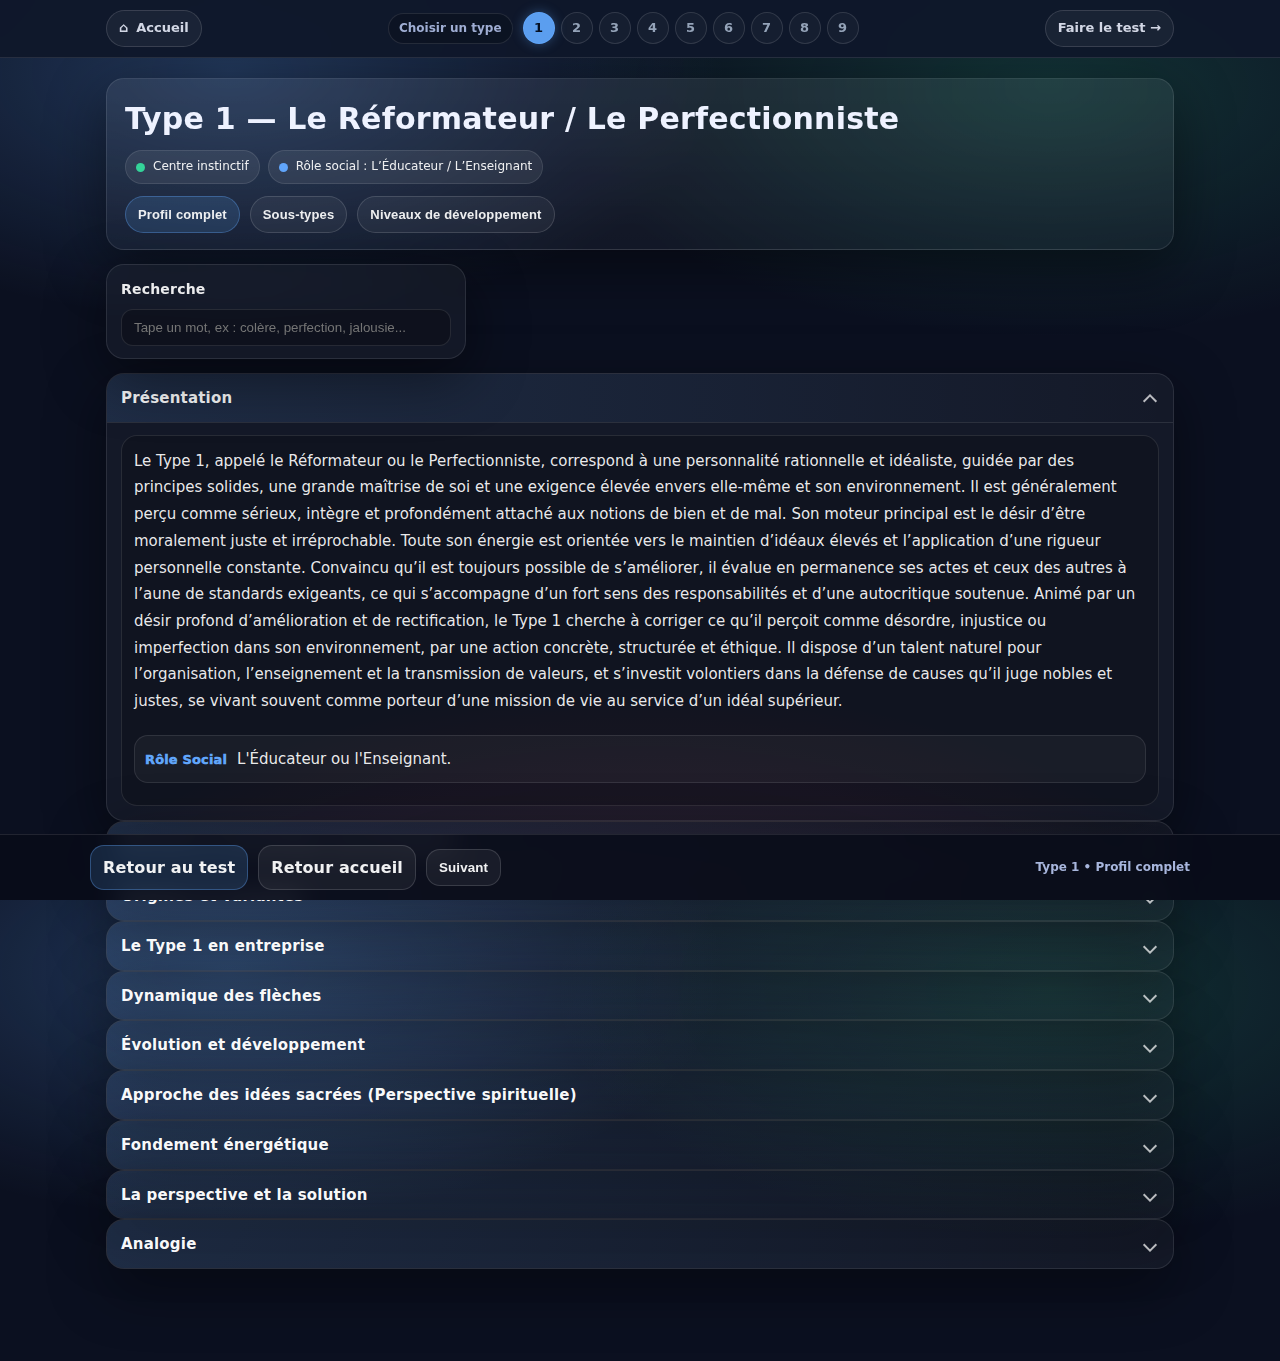
<file: profils/type1.html>
<!doctype html>
<html lang="fr">
<head>
  <meta charset="utf-8" />
  <meta name="viewport" content="width=device-width,initial-scale=1" />
  <title>Type 1 — Profil complet</title>
  <style>
    :root{
      --bg:#0b1020;
      --card:#0f1731;
      --line:rgba(255,255,255,.10);
      --text:#eef2ff;
      --muted:#a8b6dd;
      --blue:#60a5fa;
      --green:#34d399;
      --shadow: 0 18px 60px rgba(0,0,0,.45);
      --radius:18px;
    }
    *{box-sizing:border-box}
    html,body{height:100%}
    body{
      margin:0;
      font-family: ui-sans-serif, system-ui, -apple-system, Segoe UI, Roboto, Arial, Noto Sans, sans-serif;
      background:
        radial-gradient(900px 450px at 18% 8%, rgba(96,165,250,.26), transparent 55%),
        radial-gradient(900px 450px at 82% 10%, rgba(52,211,153,.18), transparent 55%),
        radial-gradient(1100px 600px at 50% 115%, rgba(244,63,94,.15), transparent 60%),
        var(--bg);
      color:var(--text);
      line-height:1.45;
    }

    /* --- DEBUT MODIFICATIONS DU MENU (CSS REMPLACÉ) --- */
    .type-nav {
      background: rgba(15, 23, 42, 0.95);
      border-bottom: 1px solid rgba(255,255,255,0.1);
      position: sticky; top: 0; z-index: 1000;
      backdrop-filter: blur(10px);
      padding: 10px 0;
      margin-bottom: 20px;
    }
    .nav-container {
      max-width: 1100px; margin: 0 auto; padding: 0 16px;
      display: flex; justify-content: space-between; align-items: center;
      gap: 12px;
    }
    
    .nav-pill {
      display: inline-flex;
      align-items: center;
      gap: 8px;
      padding: 8px 12px;
      border-radius: 999px;
      border: 1px solid rgba(255,255,255,.14);
      background: rgba(255,255,255,.05);
      color: rgba(238,242,255,.92);
      font-weight: 800;
      text-decoration: none;
      font-size: 13px;
      opacity: .95;
      transition: .18s ease;
      white-space: nowrap;
    }
    .nav-pill:hover {
      border-color: rgba(96,165,250,.45);
      background: rgba(96,165,250,.10);
      color: #fff;
      transform: translateY(-1px);
    }

    .type-center {
      display: flex;
      align-items: center;
      gap: 10px;
      flex-wrap: wrap;
      justify-content: center;
    }
    .type-label {
      font-size: 12px;
      font-weight: 900;
      color: rgba(168,182,221,.95);
      border: 1px solid rgba(255,255,255,.10);
      background: rgba(0,0,0,.18);
      padding: 6px 10px;
      border-radius: 999px;
    }

    .type-links { display: flex; gap: 6px; flex-wrap: wrap; justify-content: center; }
    .t-link {
      width: 32px; height: 32px; display: flex; align-items: center; justify-content: center;
      border-radius: 50%; border: 1px solid rgba(255,255,255,0.12);
      color: #94a3b8; font-weight: 900; text-decoration: none; transition: 0.2s;
      font-size: 13px; background: rgba(255,255,255,0.03);
    }
    .t-link:hover { border-color: var(--blue); color: #fff; background: rgba(96,165,250,0.1); }
    .t-link.active { 
      background: rgba(96,165,250,.95);
      color: #061022;
      border-color: rgba(96,165,250,.95);
      box-shadow: 0 0 12px rgba(96,165,250,0.35);
    }
    /* --- FIN MODIFICATIONS DU MENU --- */

    .wrap{max-width:1100px;margin:0 auto;padding:0 16px 92px}
    
    .top{
      display:flex;
      gap:14px;
      align-items:stretch;
      justify-content:space-between;
      flex-wrap:wrap;
      margin-bottom:14px;
    }

    .hero{
      flex:1 1 700px;
      background:linear-gradient(180deg, rgba(255,255,255,.07), rgba(255,255,255,.03));
      border:1px solid var(--line);
      box-shadow:var(--shadow);
      border-radius:var(--radius);
      padding:18px 18px 16px;
      backdrop-filter: blur(10px);
    }
    .hero h1{
      margin:0 0 10px;
      font-size:clamp(22px, 3vw, 30px);
      letter-spacing:.2px;
    }

    .chips{display:flex;gap:8px;flex-wrap:wrap}
    .chip{
      display:inline-flex;
      align-items:center;
      gap:8px;
      background:rgba(255,255,255,.07);
      border:1px solid var(--line);
      padding:7px 10px;
      border-radius:999px;
      font-size:12px;
      color:rgba(255,255,255,.92);
      white-space:nowrap;
    }
    span.dot{width:9px;height:9px;border-radius:50%}

    .side{
      flex:0 1 360px;
      display:grid;
      gap:12px;
      align-content:start;
    }
    .card{
      background:rgba(255,255,255,.04);
      border:1px solid var(--line);
      border-radius:var(--radius);
      box-shadow:var(--shadow);
      padding:14px 14px 12px;
      backdrop-filter: blur(10px);
    }
    .card h2{
      margin:0 0 10px;
      font-size:14px;
      letter-spacing:.2px;
      color:rgba(255,255,255,.92);
    }

    .tabs{
      display:flex;
      gap:10px;
      flex-wrap:wrap;
      margin:12px 0 0;
    }
    .tab{
      padding:10px 12px;
      border-radius:999px;
      border:1px solid rgba(255,255,255,.14);
      background:rgba(255,255,255,.05);
      color:rgba(255,255,255,.92);
      font-weight:900;
      font-size:13px;
      cursor:pointer;
      user-select:none;
      -webkit-tap-highlight-color: transparent;
    }
    .tab[aria-selected="true"]{
      background:rgba(96,165,250,.16);
      border-color:rgba(96,165,250,.35);
    }

    .grid{
      display:grid;
      grid-template-columns:1fr;
      gap:12px;
      margin-top:12px;
    }

    details{
      background:rgba(255,255,255,.04);
      border:1px solid var(--line);
      border-radius:var(--radius);
      box-shadow:var(--shadow);
      overflow:hidden;
    }
    summary{
      list-style:none;
      cursor:pointer;
      padding:14px 14px 12px;
      display:flex;
      align-items:center;
      justify-content:space-between;
      gap:12px;
      user-select:none;
      -webkit-tap-highlight-color: transparent;
      background:linear-gradient(90deg, rgba(96,165,250,.14), rgba(255,255,255,0));
    }
    summary::-webkit-details-marker{display:none}

    .sumTitle{display:flex;flex-direction:column;gap:0;min-width:0}
    .sumTitle b{
      font-size:15px;
      letter-spacing:.2px;
      color:rgba(255,255,255,.98);
      display:flex;
      gap:8px;
      align-items:center;
      flex-wrap:wrap;
    }
    .chev{
      width:10px;height:10px;
      border-right:2px solid rgba(255,255,255,.7);
      border-bottom:2px solid rgba(255,255,255,.7);
      transform:rotate(45deg);
      transition:.18s ease;
      margin-right:4px;
      flex:0 0 auto;
    }
    details[open] .chev{transform:rotate(225deg);margin-top:4px}

    .content{
      padding:12px 14px 14px;
      border-top:1px solid var(--line);
    }

    .block{
      background:rgba(0,0,0,.20);
      border:1px solid rgba(255,255,255,.10);
      border-radius:16px;
      padding:12px;
    }

    .raw{display:none}
    .rt{font-size:15px;line-height:1.78;color:rgba(255,255,255,.94)}
    .rt p{margin:0 0 10px;color:rgba(255,255,255,.92)}
    .rt .gap{height:10px}

    .rt .labelRow{
      display:flex;
      gap:10px;
      flex-wrap:wrap;
      align-items:baseline;
      margin:0 0 10px;
      padding:10px 10px;
      border-radius:14px;
      border:1px solid rgba(255,255,255,.10);
      background:rgba(255,255,255,.04);
    }
    .rt .label{
      color:var(--blue);
      font-weight:950;
      letter-spacing:.15px;
      font-size:13px;
      text-transform:none;
    }
    .rt .value{
      color:rgba(255,255,255,.92);
      font-size:15px;
      flex:1 1 auto;
      min-width:220px;
    }

    .rt .subhead{
      margin:2px 0 10px;
      padding:8px 10px;
      border-radius:12px;
      border:1px solid rgba(96,165,250,.20);
      background:linear-gradient(180deg, rgba(96,165,250,.10), rgba(0,0,0,.10));
      color:rgba(255,255,255,.96);
      font-weight:950;
      letter-spacing:.2px;
    }
    .rt .subhead .t{
      color:var(--blue);
      font-weight:950;
    }

    .rt ul{margin:0 0 10px 18px;padding:0}
    .rt li{margin:0 0 8px;color:rgba(255,255,255,.92)}
    .rt ul.dash{list-style-type:"-  "}
    .rt ul.arrow{list-style-type:"→  "}
    .rt ul.dot{list-style-type:"•  "}
    .rt li .k{
      color:var(--blue);
      font-weight:950;
    }

    .sectionHeader{
      display:flex;
      gap:10px;
      flex-wrap:wrap;
      align-items:center;
      margin:0 0 10px;
    }
    .badge{
      display:inline-flex;
      align-items:center;
      gap:8px;
      font-size:12px;
      padding:6px 10px;
      border-radius:999px;
      border:1px solid var(--line);
      background:rgba(255,255,255,.06);
      color:rgba(255,255,255,.92);
      width:fit-content;
      font-weight:900;
    }

    .btn, button, a.btn{
      cursor:pointer;
      border:1px solid rgba(255,255,255,.14);
      background:rgba(255,255,255,.06);
      color:rgba(255,255,255,.94);
      padding:10px 12px;
      border-radius:14px;
      font-weight:900;
      letter-spacing:.15px;
      text-decoration:none;
      display:inline-flex;
      align-items:center;
      justify-content:center;
      gap:8px;
      transition:transform .08s ease, background .12s ease, border-color .12s ease;
      user-select:none;
      -webkit-tap-highlight-color: transparent;
    }
    .btn:hover, button:hover{
      background:rgba(255,255,255,.10);
      border-color:rgba(255,255,255,.22);
      transform:translateY(-1px);
    }
    .btn:active, button:active{transform:translateY(0)}
    .btn.primary{
      background:rgba(96,165,250,.16);
      border-color:rgba(96,165,250,.35);
    }
    .btn.primary:hover{
      background:rgba(96,165,250,.20);
      border-color:rgba(96,165,250,.45);
    }

    .subtypeBtns{
      display:grid;
      grid-template-columns:repeat(3, minmax(0,1fr));
      gap:10px;
    }
    .subtypeBtns .btn{padding:12px}
    .subtypeBtns .btn.active{
      background:rgba(96,165,250,.16);
      border-color:rgba(96,165,250,.35);
      box-shadow: 0 0 0 4px rgba(96,165,250,.14);
    }
    @media (max-width: 860px){
      .subtypeBtns{grid-template-columns:1fr}
    }

    .rangeWrap{display:grid;gap:10px}
    .rangeLine{
      width:100%;
      padding:12px 12px 10px;
      border:1px solid var(--line);
      background:rgba(0,0,0,.20);
      border-radius:16px;
    }
    input[type=range]{width:100%;margin:10px 0 0;accent-color: var(--green)}
    .trackLabel{
      display:flex;
      justify-content:space-between;
      gap:10px;
      font-size:11px;
      color:var(--muted);
      font-weight:900;
    }
    .bandPills{display:flex;gap:8px;flex-wrap:wrap;margin-top:10px}
    .pill{
      display:inline-flex;align-items:center;gap:8px;
      padding:6px 10px;
      border-radius:999px;
      border:1px solid var(--line);
      background:rgba(255,255,255,.05);
      font-size:12px;
      color:rgba(255,255,255,.92);
      font-weight:900;
    }

    .bottomBar{
      position:fixed;
      left:0;right:0;bottom:0;
      background:rgba(8,12,24,.86);
      border-top:1px solid rgba(255,255,255,.10);
      backdrop-filter: blur(12px);
      padding:10px 12px;
      z-index:999;
    }
    .barInner{
      max-width:1100px;
      margin:0 auto;
      display:flex;
      gap:10px;
      align-items:center;
      justify-content:space-between;
      flex-wrap:wrap;
    }
    .barBtns{display:flex;gap:10px;flex-wrap:wrap;align-items:center}
    .barInfo{color:var(--muted);font-size:12px;font-weight:900}

    .modal{
      position:fixed;
      inset:0;
      display:none;
      align-items:flex-end;
      justify-content:center;
      z-index:2000;
      padding:18px;
      background:rgba(0,0,0,.55);
      backdrop-filter: blur(10px);
    }
    .modal[aria-hidden="false"]{display:flex}
    .sheet{
      width:min(980px, 100%);
      max-height:86vh;
      overflow:auto;
      border-radius:22px;
      border:1px solid rgba(255,255,255,.12);
      background:linear-gradient(180deg, rgba(255,255,255,.06), rgba(0,0,0,.22));
      box-shadow:0 25px 90px rgba(0,0,0,.65);
    }
    .sheetHeader{
      position:sticky;
      top:0;
      z-index:1;
      background:rgba(10,14,28,.78);
      backdrop-filter: blur(12px);
      border-bottom:1px solid rgba(255,255,255,.10);
      padding:12px 14px;
      display:flex;
      gap:10px;
      align-items:center;
      justify-content:space-between;
      flex-wrap:wrap;
    }
    .sheetHeader .title{display:flex;flex-direction:column;gap:2px;min-width:0}
    .sheetHeader .title b{font-size:15px;letter-spacing:.2px;color:rgba(255,255,255,.96)}
    .sheetHeader .title span{color:var(--muted);font-size:12px;font-weight:900;overflow:hidden;text-overflow:ellipsis;white-space:nowrap}
    .sheetBody{padding:14px}
    .cols{display:grid;grid-template-columns:repeat(3, minmax(0,1fr));gap:12px}
    @media (max-width: 980px){.cols{grid-template-columns:1fr}}
  </style>
</head>

<body>

  <nav class="type-nav">
    <div class="nav-container">
      <a href="../index.html" class="nav-pill"><span>⌂</span> Accueil</a>

      <div class="type-center" aria-label="Choisir un type">
        <span class="type-label">Choisir un type</span>
        <div class="type-links">
          <a href="type1.html" class="t-link active" aria-current="page">1</a>
          <a href="type2.html" class="t-link">2</a>
          <a href="type3.html" class="t-link">3</a>
          <a href="type4.html" class="t-link">4</a>
          <a href="type5.html" class="t-link">5</a>
          <a href="type6.html" class="t-link">6</a>
          <a href="type7.html" class="t-link">7</a>
          <a href="type8.html" class="t-link">8</a>
          <a href="type9.html" class="t-link">9</a>
        </div>
      </div>

      <a href="../test-enneagramme-sans-indice.html" class="nav-pill">Faire le test →</a>
    </div>
  </nav>

  <div class="wrap" id="top">
    <div class="top">
      <div class="hero">
        <h1 id="pageTitle">Type 1 — Le Réformateur / Le Perfectionniste</h1>

        <div class="chips" id="chips">
          <span class="chip"><span class="dot" style="background:var(--green)"></span>Centre instinctif</span>
          <span class="chip"><span class="dot" style="background:var(--blue)"></span>Rôle social : L’Éducateur / L’Enseignant</span>
          <span class="chip" id="top3Chip" style="display:none"><span class="dot" style="background:#f59e0b"></span><span id="top3Text"></span></span>
        </div>

        <div class="tabs" role="tablist" aria-label="Onglets">
          <button class="tab" id="tab-profil" role="tab" aria-selected="true" aria-controls="panel-profil">Profil complet</button>
          <button class="tab" id="tab-soustypes" role="tab" aria-selected="false" aria-controls="panel-soustypes">Sous-types</button>
          <button class="tab" id="tab-niveaux" role="tab" aria-selected="false" aria-controls="panel-niveaux">Niveaux de développement</button>
        </div>
      </div>

      <div class="side">
        <div class="card">
          <h2>Recherche</h2>
          <input id="search" type="search" placeholder="Tape un mot, ex : colère, perfection, jalousie..." style="width:100%;appearance:none;background:rgba(0,0,0,.25);border:1px solid var(--line);border-radius:12px;padding:10px 12px;color:var(--text);outline:none" />
        </div>
      </div>
    </div>

    <div class="grid">
      <section id="panel-profil" role="tabpanel" aria-labelledby="tab-profil">
        <details open data-search>
          <summary>
            <div class="sumTitle"><b>Présentation</b></div>
            <span class="chev"></span>
          </summary>
          <div class="content">
            <div class="block rich">
              <pre class="raw">Le Type 1, appelé le Réformateur ou le Perfectionniste, correspond à une personnalité rationnelle et idéaliste, guidée par des principes solides, une grande maîtrise de soi et une exigence élevée envers elle-même et son environnement. Il est généralement perçu comme sérieux, intègre et profondément attaché aux notions de bien et de mal. Son moteur principal est le désir d’être moralement juste et irréprochable. Toute son énergie est orientée vers le maintien d’idéaux élevés et l’application d’une rigueur personnelle constante. Convaincu qu’il est toujours possible de s’améliorer, il évalue en permanence ses actes et ceux des autres à l’aune de standards exigeants, ce qui s’accompagne d’un fort sens des responsabilités et d’une autocritique soutenue. Animé par un désir profond d’amélioration et de rectification, le Type 1 cherche à corriger ce qu’il perçoit comme désordre, injustice ou imperfection dans son environnement, par une action concrète, structurée et éthique. Il dispose d’un talent naturel pour l’organisation, l’enseignement et la transmission de valeurs, et s’investit volontiers dans la défense de causes qu’il juge nobles et justes, se vivant souvent comme porteur d’une mission de vie au service d’un idéal supérieur.

Rôle Social : L'Éducateur ou l'Enseignant.</pre>
              <div class="rt"></div>
            </div>
          </div>
        </details>

        <details data-search>
          <summary>
            <div class="sumTitle"><b>Structure et dynamique psychologique</b></div>
            <span class="chev"></span>
          </summary>
          <div class="content">
            <div class="block rich">
              <pre class="raw">Centre d'intelligence : Le Type 1 appartient au centre instinctif, qu'il utilise principalement vers l'intérieur pour agir sur lui-même.
Hiérarchie des centres :

Centre Préféré : Instinctif (Utilisation intérieure)
Centre de Support : Émotionnel
Centre Réprimé : Mental
Orientation: La rigueur personnelle et les idéaux élevés.
Compulsion : Éviter à tout prix la colère (la sienne et celle des autres).
Passion et Fixation :

Passion (Cœur) : La Colère, qui naît du constat permanent d'imperfection dans le monde et en soi. Elle est souvent vécue comme un ressentiment permanent face à l'imperfection.
Fixation (Tête) : Le Perfectionnisme, qui pousse à travailler toujours plus pour atteindre un absolu souvent inaccessible. Vérification et correction incessante des détails.
Mécanisme de défense :
La formation réactionnelle. Ce mécanisme consiste à transformer une émotion inacceptable (comme la colère ou le désir de plaisir) en son opposé (des conseils, de l'aide ou une tension accrue) pour rester "parfait". Cela consiste à prendre une émotion inacceptable (comme la colère) et à l'exprimer par son opposé (comme des conseils bienveillants ou un soutien constant), tout en réprimant l'impulsion originelle.
Peurs et Désirs fondamentaux :
➣ Peur de base : Être mauvais, corrompu, pervers ou défectueux.
➣Désir de base : Être bon, vertueux, en équilibre et posséder de l'intégrité.
➣Message du Surmoi : « Tu es bien ou correct si tu fais ce qui est juste ».</pre>
              <div class="rt"></div>
            </div>
          </div>
        </details>

        <details data-search>
          <summary>
            <div class="sumTitle"><b>Origines et variantes</b></div>
            <span class="chev"></span>
          </summary>
          <div class="content">
            <div class="block rich">
              <pre class="raw">Le Schéma de l'enfance :
Le 1 a souvent ressenti le besoin de justifier son existence en étant un « bon enfant » et en assumant des responsabilités précoces. Il a vécu une déconnexion de la figure protectrice (souvent le père), ce qui l'a poussé à devenir son propre guide moral et à s'auto-discipliner rigoureusement pour gagner son indépendance.

Les Sous-types d'Ailes

1w9 (L'Idéaliste) : Plus détaché, calme, érudit et souvent réservé. Il cherche à améliorer les choses avec une touche plus douce et philosophique.
1w2 (L'Avocat) : Plus chaleureux, tourné vers les autres, persuasif et actif dans les réformes sociales.
Les trois sous-types instinctifs

Conservation (Anxiété) : Focalisé sur l'auto-contrôle, la santé, le budget et l'ordre domestique. La personne croit que la moindre erreur peut compromettre sa sécurité. Elle cherche de manière obsessionnelle à tout bien faire pour éviter tout danger. Souvent anxieux face aux erreurs.
Social (Inadaptabilité) : Le « Croisé » qui représente des valeurs objectives et cherche à réformer la société ou son groupe. Ce sous-type a une vision rigide de la manière dont les interactions sociales devraient se dérouler. Il cherche à corriger et réformer le groupe pour qu'il suive les règles.
Sexuel (Jalousie) : Recherche une relation parfaite avec un partenaire idéalisé et peut devenir très critique si les standards ne sont pas partagés. Le 1 sexuel craint que son partenaire ne le rejette pour quelqu'un de plus "irréprochable". Il est extrêmement attentif aux détails de la relation et peut se montrer très critique envers l'autre pour qu'il soit idéal.</pre>
              <div class="rt"></div>
            </div>
          </div>
        </details>

        <details data-search>
          <summary>
            <div class="sumTitle"><b>Le Type 1 en entreprise</b></div>
            <span class="chev"></span>
          </summary>
          <div class="content">
            <div class="block rich">
              <pre class="raw">Profil professionnel
Le Type 1 privilégie la qualité et l'éthique. Il respecte scrupuleusement les procédures et la discipline, considérant son travail comme un contrat moral. Il prend du temps pour décider afin d'éviter toute erreur, privilégiant le concret aux abstractions.
Style de management
Il bâtit des projets rationnels et précis. Une fois le plan validé, il donne des instructions rigoureuses et accepte mal les remises en cause. Sa difficulté à déléguer provient souvent de sa crainte des erreurs d'autrui.
Style de communication
Sa communication est souvent calme, précise et informative, privilégiant les conseils à la confrontation directe. Toutefois, une colère sous-jacente peut être perçue par ses interlocuteurs à travers une tension physique ou un ton sec.
Points de vigilance
Le Type 1 peut se perdre dans les détails, ce qui risque de ralentir les projets. Sa rigidité et ses critiques excessives peuvent frustrer ses collaborateurs.</pre>
              <div class="rt"></div>
            </div>
          </div>
        </details>

        <details data-search>
          <summary>
            <div class="sumTitle"><b>Dynamique des flèches</b></div>
            <span class="chev"></span>
          </summary>
          <div class="content">
            <div class="block rich">
              <pre class="raw">Réaction au Stress (Désintégration)
Vers le Type 4. Le 1 devient alors mélancolique, irrationnel, se sent seul et incompris, et peut se perdre dans des fantasmes romantiques pour échapper à ses fardeaux.
Chemin d'Intégration (Croissance)
Vers le Type 7. Le 1 apprend à se détendre, devient plus spontané, joyeux, curieux et accepte une plus grande variété de possibilités sans juger.</pre>
              <div class="rt"></div>
            </div>
          </div>
        </details>

        <details data-search>
          <summary>
            <div class="sumTitle"><b>Évolution et développement</b></div>
            <span class="chev"></span>
          </summary>
          <div class="content">
            <div class="block rich">
              <pre class="raw">Points d'amélioration à travailler

Apprendre à être moins perfectionniste en acceptant que l'erreur est humaine.
Porter son attention sur les aspects positifs d'une situation avant de critiquer.
Pratiquer la relaxation pour évacuer les tensions physiques.
Être moins exigeant envers les autres et valoriser leurs compétences.
Développer le sens de l'humour.
Complimenter les autres et apprendre à écouter ses propres besoins émotionnels.
Pratiques suggérées et Attitudes de Guérison
Se dire : « Peut-être que les autres ont raison. Peut-être que j'ai fait tout ce qui pouvait être fait ».
Intégration (Idée supérieure et Vertu)
En se libérant de sa compulsion, le Type 1 s'intègre vers le Type 7 (ou le Type 4).

Essence : C'est la "vraie personnalité" libérée des automatismes de l'ego, permettant de se connecter à ses pleines potentialités.
Idée supérieure : La Perfection. Il réalise que la perfection est le meilleur compromis entre l'idéal et la réalité ici et maintenant.
Vertu : La Patience, acceptant le rythme des choses et l'imperfection du monde avec indulgence.</pre>
              <div class="rt"></div>
            </div>
          </div>
        </details>

        <details data-search>
          <summary>
            <div class="sumTitle"><b>Approche des idées sacrées (Perspective spirituelle)</b></div>
            <span class="chev"></span>
          </summary>
          <div class="content">
            <div class="block rich">
              <pre class="raw">L'Idée sacrée :
La Perfection Sacrée. C'est la perception que la réalité est un processus complet et juste en chaque instant. Comprendre que la réalité est déjà parfaite telle qu'elle est.
L'Illusion Spécifique:
Le Jugement Comparatif. Croire que le bien et le mal sont des absolus et que certaines choses sont intrinsèquement meilleures que d'autres au niveau de l'être.
La Difficulté Spécifique
Le sentiment d'être "mauvais", une conviction profonde d'avoir un défaut de fabrication intrinsèque.
La Réaction Spécifique
S'améliorer. Une activité mentale et pratique incessante pour corriger ce qui ne va pas.
Le Noyau de la Fixation:
La constellation entre le sentiment de défaut intrinsèque (difficulté) et l'activité obsessive d'amélioration (réaction).</pre>
              <div class="rt"></div>
            </div>
          </div>
        </details>

        <details data-search>
          <summary>
            <div class="sumTitle"><b>Fondement énergétique</b></div>
            <span class="chev"></span>
          </summary>
          <div class="content">
            <div class="block rich">
              <pre class="raw">La Confiance Fondamentale
Une certitude innée et préverbale que l'univers est bienveillant et que tout finira par être bénéfique.
La Lumière du jour Vivante
La qualité de l'Être qui ressemble à une conscience aimante et universelle, perçue comme la substance même de tout ce qui existe.</pre>
              <div class="rt"></div>
            </div>
          </div>
        </details>

        <details data-search>
          <summary>
            <div class="sumTitle"><b>La perspective et la solution</b></div>
            <span class="chev"></span>
          </summary>
          <div class="content">
            <div class="block rich">
              <pre class="raw">L'Idée Sacrée comme Psycho-catalyseur
Elle agit comme un miroir qui révèle et dissout les distorsions cognitives de l'ego.
Rétablir la Confiance Fondamentale
Cela passe par l'acceptation de son impuissance existentielle et la découverte que la réalité nous soutient sans effort de notre part.
L'Abandon
Cesser de manipuler son expérience intérieure et laisser l'Être se déployer sans interférence.
La Poussée Optimisante
Reconnaitre que le dynamisme de la réalité tend naturellement vers l'harmonie si l'on arrête d'essayer de la "fixer".</pre>
              <div class="rt"></div>
            </div>
          </div>
        </details>

        <details data-search>
          <summary>
            <div class="sumTitle"><b>Analogie</b></div>
            <span class="chev"></span>
          </summary>
          <div class="content">
            <div class="block rich">
              <pre class="raw">Le Type 1 peut être comparé à un sculpteur rigoureux qui, au lieu de contempler l'œuvre finie, ne voit que les minuscules aspérités de la pierre qu'il doit polir sans relâche. Son "petit juge" intérieur est une voix constante qui lui rappelle que le travail n'est jamais vraiment terminé tant qu'une seule imperfection subsiste.
L'analogie de l'or : Un anneau d'or peut être bien ou mal façonné (perfection relative), mais sa nature profonde reste de l'or pur (perfection absolue/sacrée).</pre>
              <div class="rt"></div>
            </div>
          </div>
        </details>
      </section>

      <section id="panel-soustypes" role="tabpanel" aria-labelledby="tab-soustypes" hidden>
        <details open data-search>
          <summary>
            <div class="sumTitle"><b>Structure de base</b></div>
            <span class="chev"></span>
          </summary>
          <div class="content">
            <div class="block rich">
              <pre class="raw">LE type et sous types

le type 1 "Présentation générale du Type 1 : La structure de base

Blessure : Un jour, alors qu’il prenait spontanément du plaisir, l’enfant a été réprimandé et en a souffert. Il renonce alors à son « vrai moi » pour adopter une attitude correcte, polie et disciplinée, espérant être aimé en retour.
Passion : La colère. Il s'agit d'une colère intériorisée et d'un ressentiment lié à une « prise de position contre la réalité ». Les Un ne l'expriment souvent pas directement mais vivent avec une irritation constante envers un monde qui devrait être plus vertueux.
Mécanisme de défense privilégié : La formation réactionnelle. Le Un bloque ses impulsions naturelles ou ses désirs jugés « mauvais » et redirige cette énergie vers des efforts pour « mieux faire » ou prendre soin des autres (par exemple, transformer une impulsion de colère en une application excessive à dresser la table).

Items de présentation spécifique pour chaque sous-type</pre>
              <div class="rt"></div>
            </div>

            <div class="sectionHeader" style="margin-top:12px">
              <span class="badge"><span class="dot" style="background:var(--blue)"></span>Choisir un sous-type</span>
              <button class="btn" id="compareBtn" type="button">Comparer les 3 sous-types</button>
            </div>

            <div class="subtypeBtns">
              <button class="btn" id="btn-survie" type="button">SURVIE</button>
              <button class="btn" id="btn-tete" type="button">TÊTE-À-TÊTE</button>
              <button class="btn" id="btn-social" type="button">SOCIAL</button>
            </div>
          </div>
        </details>

        <details data-search>
          <summary>
            <div class="sumTitle"><b>Sous-type SURVIE</b></div>
            <span class="chev"></span>
          </summary>
          <div class="content">
            <div class="block rich">
              <pre class="raw">1. Le sous-type SURVIE

Titre du sous-type : Le Profil Un Survie.
Équation des préoccupations : Préoccupation Un (essayer de bien faire) + Préoccupations Survie (la maison, la sécurité et la matérialité) = ANXIÉTÉ.
Comportement / Description du fonctionnement : La satisfaction des besoins matériels (entretien, éducation, repas) devient si importante qu'elle génère de l'anxiété. Le Un survie multiplie les contrôles, vérifie les détails et s'attèle à la tâche avec discipline pour éviter l'insécurité. Il a souvent l'impression qu'il n'aura pas le temps de tout bien faire.
Le paradoxe : Être de plus en plus concentré sur le détail, et donc de plus en plus anxieux, ne parvient jamais à le rassurer réellement.
Métaphore : Le Pionnier. L'image du pionnier des westerns, assis droit sur son cheval, irréprochable malgré la poussière, cherchant à créer un monde de justice et de nature domestiquée.
Signaux d'alerte du type : Trop d'anxiété, trop de tension corporelle (mâchoires, dos), manque de plaisir/rigolade, trop de sacrifice de soi.
Signaux d'alerte du sous-type : Trop d'attention sur la sécurité, trop de temps passé au travail, trop de préoccupations sur le bien-être matériel, répétition de soirées routinières à la maison.
Témoignage (Hervé) :
Type : Apprécie son ressenti clair immédiat des situations et son endurance de « coureur de fond ».
Sous-type : Apprécie sa sensibilité aux ambiances (chaleur et lumière) et le ressourcement vital au contact de la nature.
Combinaison : La conscience de son anxiété focalisée sur la survie a été l'élément clé pour l'aider à lâcher prise.
Référence cinématographique : Ben Hur (pour la discipline, l'effort inimaginable les dents serrées et la volonté de sauver sa tribu).</pre>
              <div class="rt"></div>
            </div>
          </div>
        </details>

        <details data-search>
          <summary>
            <div class="sumTitle"><b>Sous-type TÊTE-À-TÊTE</b></div>
            <span class="chev"></span>
          </summary>
          <div class="content">
            <div class="block rich">
              <pre class="raw">2. Le sous-type TÊTE-À-TÊTE

Titre du sous-type : Le Profil Un Tête-à-tête.
Équation des préoccupations : Préoccupation Un (essayer de bien faire) + Préoccupation Tête-à-tête (focalisation sur le partenaire) = ZÈLE OU JALOUSIE.
Comportement / Description du fonctionnement : Il tente de contrôler la relation à l'autre avec un zèle anxieux. La colère s'exprime souvent par un esprit critique voilé (« tu devrais ») visant à faire changer le partenaire. Il peut être jaloux du temps que l'autre s'accorde ou de rivaux potentiellement « plus parfaits ».
Le paradoxe : Faire tous les efforts possibles pour être le conjoint parfait risque de stresser l'autre et de lui donner envie de partir.
Métaphore : Le Prédicateur. Celui qui prêche haut les principes moraux et se montre exemplaire, tout en éprouvant de la colère envers ceux qui vivent plus librement.
Signaux d'alerte du type : (Identiques au sous-type survie) Trop d'anxiété, tension physique, manque de défoulement, sacrifice de soi excessif.
Signaux d'alerte du sous-type : Zèle à prouver son intensité, attention excessive focalisée sur le partenaire, manque de vision panoramique, rivalité avec les autres centres d'intérêt du partenaire.
Témoignage (Aurore) :
Type : Apprécie sa constance, son honnêteté (incapacité de mentir) et son énergie inépuisable.
Sous-type : Apprécie l'intensité des rencontres et ces « moments de grâce » où un lien fort se crée, même brièvement.
Combinaison : Reconnait que son désir de moments forts la rend jalouse de l'emploi du temps de son mari, mais apprécie sa fidélité.
Référence cinématographique : Nelly et Monsieur Arnaud (pour la complicité dans une « bulle », la jalousie inquisitrice et les remarques sur la conduite à tenir).</pre>
              <div class="rt"></div>
            </div>
          </div>
        </details>

        <details data-search>
          <summary>
            <div class="sumTitle"><b>Sous-type SOCIAL</b></div>
            <span class="chev"></span>
          </summary>
          <div class="content">
            <div class="block rich">
              <pre class="raw">3. Le sous-type SOCIAL

Titre du sous-type : Le Profil Un Social.
Équation des préoccupations : Préoccupation Un (essayer de bien faire) + Préoccupations Sociales (focalisation sur les amis, les groupes) = INADAPTABILITÉ SOCIALE.
Comportement / Description du fonctionnement : Il cherche à réformer le monde, la politique ou la religion selon ses principes éthiques. Il a un concept de soi « aristocratique » et supérieur, se montrant civilisé et policé. Il impose ses normes avec enthousiasme, devenant rigide envers ceux qui ne respectent pas les règles sociales ou les idéaux.
Le paradoxe : Trop de ferveur pour une cause peut finalement nuire à cette même cause.
Métaphore : Le Réformateur. Celui qui connaît parfaitement les règles du jeu, veut les améliorer et ressent du ressentiment envers ceux qui les prennent à la légère.
Signaux d'alerte du type : (Identiques) Trop d'anxiété, tensions physiques marquées, manque de plaisir, sacrifice de soi.
Signaux d'alerte du sous-type : Trop de souci d'être reconnu, trop de temps passé dans les relations sociales ou les clubs, dévouement excessif à une cause.
Témoignage (Charles) :
Type : Apprécie sa force intérieure disponible pour les autres, sa détermination de chef d'entreprise et sa capacité à structurer le chaos.
Sous-type : Apprécie son sens du groupe et son respect pour la hiérarchie et les compétences des anciens.
Combinaison : Dirige avec droiture et intégrité en essayant d'être irréprochable pour inciter les autres à ne pas tricher.
Référence cinématographique : Les Vestiges du Jour (le majordome Stevens incarne la raideur conventionnelle, le respect absolu des règles de bienséance et le sacrifice des émotions au profit du travail).`</pre>
              <div class="rt"></div>
            </div>
          </div>
        </details>
      </section>

      <section id="panel-niveaux" role="tabpanel" aria-labelledby="tab-niveaux" hidden>
        <details open data-search>
          <summary>
            <div class="sumTitle"><b>Définition + continuum</b></div>
            <span class="chev"></span>
          </summary>
          <div class="content">
            <div class="block rich">
              <pre class="raw">Les 9 niveaux de Développement
Le niveau de développement est défini comme une mesure du degré d'identification d'une personne avec sa structure de personnalité, servant ainsi d'indicateur de son degré de liberté, de conscience et de santé psychologique. À leur niveau le plus simple, ils constituent un barème permettant d'évaluer si un individu est sur la défensive et fermé, ou au contraire libéré et ouvert.
Les niveaux de développement du Type 1 (le Réformateur) décrivent un continuum allant de la libération spirituelle et de la sagesse éthique à une rigidité obsessionnelle et potentiellement destructrice. Selon les sources, ces niveaux mesurent le degré d'identification d'une personne avec sa structure de personnalité : plus on descend dans les niveaux, plus l'ego prend le contrôle et plus la liberté de choix diminue.</pre>
              <div class="rt"></div>
            </div>

            <div class="sectionHeader" style="margin-top:12px">
              <span class="badge"><span class="dot" id="levelDot" style="background:var(--green)"></span><span id="levelBadge">Niveau 1 • Sain</span></span>
            </div>

            <div class="rangeWrap">
              <div class="rangeLine">
                <div class="trackLabel"><span>1</span><span>9</span></div>
                <input id="levelRange" type="range" min="1" max="9" step="1" value="1" />
                <div class="bandPills">
                  <span class="pill"><span class="dot" style="background:#22c55e"></span>Plage saine (1 à 3)</span>
                  <span class="pill"><span class="dot" style="background:#f59e0b"></span>Plage moyenne (4 à 6)</span>
                  <span class="pill"><span class="dot" style="background:#ef4444"></span>Plage malsaine (7 à 9)</span>
                </div>
              </div>

              <div class="block" style="background:rgba(255,255,255,.03)">
                <div class="rt" id="levelTextRT"></div>
              </div>
            </div>
          </div>
        </details>

        <details data-search>
          <summary>
            <div class="sumTitle"><b>Niveaux 1 à 9</b></div>
            <span class="chev"></span>
          </summary>
          <div class="content">
            <div class="block rich">
              <pre class="raw">La Plage Saine (Niveaux 1 à 3) : L'Intégrité et l'Acceptation
Dans cette plage, le Type 1 est équilibré et utilise ses idéaux pour le bien commun sans être écrasé par son propre juge intérieur.

Niveau 1 : L'acceptation et la sagesse. À ce stade, le 1 abandonne la conviction qu'il est en position de juger la réalité. Il devient profondément sage, discernant et capable d'accepter la vie telle qu'elle est sans réaction émotionnelle, atteignant ainsi son désir de base : avoir une intégrité totale.
Niveau 2 : L'évaluation et la raison. La personne se concentre sur les directives de son surmoi pour se guider et se protéger des parties « désordonnées » d'elle-même. Son image de soi est celle d'une personne sensée, modérée et objective.
Niveau 3 : L'intégrité et la responsabilité. Le 1 renforce son image de soi en vivant selon sa conscience et sa raison. Il est hautement éthique, discipliné et enseigne par l'exemple en mettant de côté ses désirs personnels pour le bien de tous.
La Plage Moyenne (Niveaux 4 à 6) : La Fixation et le Contrôle
C'est ici que la plupart des gens opèrent. L'identification à l'ego augmente et les conflits interpersonnels commencent à apparaître.

Niveau 4 : L'obligation et l'effort. Le 1 commence à craindre que les autres soient indifférents à ses principes. Il devient sérieux, se sent obligé de corriger tout ce qu'il voit et commence à débattre avec les autres pour les convaincre de la justesse de ses vues.
Niveau 5 : La maîtrise de soi et l'ordre. La peur d'être condamné pour toute déviation par rapport à ses idéaux grandit. Le 1 s'oblige à vivre selon ses propres standards en permanence, s'organisant de manière rigoureuse. Il devient ponctuel et méthodique, mais aussi tendu et irritable.
Niveau 6 : Le jugement et la critique. Il craint que les autres ne gâchent l'ordre qu'il a établi et s'en met en colère. Il réagit en reprochant aux autres de ne pas être à la hauteur de ses standards. Il devient perfectionniste, opinionné et souvent sarcastique.
La Plage Malsaine (Niveaux 7 à 9) : La Rigidité et la Désintégration
Ces niveaux représentent une déconnexion profonde avec la réalité et une perte totale de contrôle sur les compulsions de l'ego.

Niveau 7 : L'auto-justification et l'inflexibilité. Le 1 craint que ses idéaux soient faux, ce qui le rend amer et misanthrope. Pour sauver son image de soi, il devient extrêmement fermé d'esprit, refuse tout compromis et devient hautement moralisateur.
Niveau 8 : L'obsession et la contradiction. Désespéré de contrôler ses désirs irrationnels, il devient obsédé par les parties de lui-même qu'il voulait dompter. Paradoxalement, il commence à agir selon ses désirs réprimés tout en continuant de les condamner publiquement.
Niveau 9 : La condamnation et la punition. Réalisant qu'il a perdu le contrôle et qu'il commet les actes qu'il ne peut tolérer chez les autres, le 1 devient punitif. Il tente de supprimer la « cause » de ses obsessions en lui-même ou chez les autres, ce qui peut mener à l'auto-mutilation, au meurtre ou au suicide.</pre>
              <div class="rt"></div>
            </div>
          </div>
        </details>

        <details data-search>
          <summary>
            <div class="sumTitle"><b>Signaux d’alerte</b></div>
            <span class="chev"></span>
          </summary>
          <div class="content">
            <div class="block rich">
              <pre class="raw">Signaux d'Alerte

Signal d'Éveil : Un sentiment d'obligation personnelle intense (croire que tout repose sur ses épaules et que personne d'autre ne fera le travail correctement).
Signal d'Alarme : La peur que ses propres idéaux soient en réalité faux ou contre-productifs.</pre>
              <div class="rt"></div>
            </div>
          </div>
        </details>

        <details data-search>
          <summary>
            <div class="sumTitle"><b>Défis de croissance</b></div>
            <span class="chev"></span>
          </summary>
          <div class="content">
            <div class="block rich">
              <pre class="raw">Les Défis de croissance
Apprendre que la perfection est un processus et non un état final, et accepter que la réalité puisse être différente de ses idéaux.</pre>
              <div class="rt"></div>
            </div>
          </div>
        </details>
      </section>
    </div>
  </div>

  <div class="bottomBar">
    <div class="barInner">
      <div class="barBtns">
        <a class="btn primary" id="backToTest" href="../test-enneagramme-sans-indice.html">Retour au test</a>
        <a class="btn" id="backToHome" href="../index.html">Retour accueil</a>
        <button class="btn" id="nextBtn" type="button">Suivant</button>
      </div>
      <div class="barInfo" id="barInfo">Type 1</div>
    </div>
  </div>

  <div class="modal" id="subtypeModal" aria-hidden="true">
    <div class="sheet" role="dialog" aria-modal="true" aria-label="Sous-type">
      <div class="sheetHeader">
        <div class="title">
          <b id="modalTitle">Sous-type</b>
          <span id="modalSub">Type 1</span>
        </div>
        <div>
          <button class="btn" id="closeModal" type="button">Fermer</button>
        </div>
      </div>
      <div class="sheetBody">
        <div class="block rich">
          <pre class="raw" id="modalRaw"></pre>
          <div class="rt" id="modalRT"></div>
        </div>
      </div>
    </div>
  </div>

  <div class="modal" id="compareModal" aria-hidden="true">
    <div class="sheet" role="dialog" aria-modal="true" aria-label="Comparer les sous-types">
      <div class="sheetHeader">
        <div class="title">
          <b>Comparer les 3 sous-types</b>
          <span>Type 1</span>
        </div>
        <div>
          <button class="btn" id="closeCompare" type="button">Fermer</button>
        </div>
      </div>
      <div class="sheetBody">
        <div class="cols">
          <div class="card" style="padding:12px;border-radius:18px">
            <h2 style="margin:0 0 10px">SURVIE</h2>
            <div class="block rich">
              <pre class="raw" id="cmpSurvieRaw"></pre>
              <div class="rt" id="cmpSurvieRT"></div>
            </div>
          </div>
          <div class="card" style="padding:12px;border-radius:18px">
            <h2 style="margin:0 0 10px">TÊTE-À-TÊTE</h2>
            <div class="block rich">
              <pre class="raw" id="cmpTeteRaw"></pre>
              <div class="rt" id="cmpTeteRT"></div>
            </div>
          </div>
          <div class="card" style="padding:12px;border-radius:18px">
            <h2 style="margin:0 0 10px">SOCIAL</h2>
            <div class="block rich">
              <pre class="raw" id="cmpSocialRaw"></pre>
              <div class="rt" id="cmpSocialRT"></div>
            </div>
          </div>
        </div>
      </div>
    </div>
  </div>

  <script>
    const qs = (s, el=document)=>el.querySelector(s);
    const qsa = (s, el=document)=>[...el.querySelectorAll(s)];

    function getParam(name){
      const u = new URL(location.href);
      return u.searchParams.get(name);
    }
    function setParam(name, value){
      const u = new URL(location.href);
      if(value === null || value === undefined || value === '') u.searchParams.delete(name);
      else u.searchParams.set(name, value);
      history.replaceState(null, '', u.toString());
    }

    function clamp(n,a,b){return Math.max(a, Math.min(b, n));}

    function levelColor(n){
      if(n<=3) return '#22c55e';
      if(n<=6) return '#f59e0b';
      return '#ef4444';
    }
    function levelBand(n){
      if(n<=3) return 'Sain';
      if(n<=6) return 'Moyen';
      return 'Malsain';
    }

    const LEVELS = [
      "Niveau 1 : L'acceptation et la sagesse. À ce stade, le 1 abandonne la conviction qu'il est en position de juger la réalité. Il devient profondément sage, discernant et capable d'accepter la vie telle qu'elle est sans réaction émotionnelle, atteignant ainsi son désir de base : avoir une intégrité totale.",
      "Niveau 2 : L'évaluation et la raison. La personne se concentre sur les directives de son surmoi pour se guider et se protéger des parties « désordonnées » d'elle-même. Son image de soi est celle d'une personne sensée, modérée et objective.",
      "Niveau 3 : L'intégrité et la responsabilité. Le 1 renforce son image de soi en vivant selon sa conscience et sa raison. Il est hautement éthique, discipliné et enseigne par l'exemple en mettant de côté ses désirs personnels pour le bien de tous.",
      "Niveau 4 : L'obligation et l'effort. Le 1 commence à craindre que les autres soient indifférents à ses principes. Il devient sérieux, se sent obligé de corriger tout ce qu'il voit et commence à débattre avec les autres pour les convaincre de la justesse de ses vues.",
      "Niveau 5 : La maîtrise de soi et l'ordre. La peur d'être condamné pour toute déviation par rapport à ses idéaux grandit. Le 1 s'oblige à vivre selon ses propres standards en permanence, s'organisant de manière rigoureuse. Il devient ponctuel et méthodique, mais aussi tendu et irritable.",
      "Niveau 6 : Le jugement et la critique. Il craint que les autres ne gâchent l'ordre qu'il a établi et s'en met en colère. Il réagit en reprochant aux autres de ne pas être à la hauteur de ses standards. Il devient perfectionniste, opinionné et souvent sarcastique.",
      "Niveau 7 : L'auto-justification et l'inflexibilité. Le 1 craint que ses idéaux soient faux, ce qui le rend amer et misanthrope. Pour sauver son image de soi, il devient extrêmement fermé d'esprit, refuse tout compromis et devient hautement moralisateur.",
      "Niveau 8 : L'obsession et la contradiction. Désespéré de contrôler ses désirs irrationnels, il devient obsédé par les parties de lui-même qu'il voulait dompter. Paradoxalement, il commence à agir selon ses désirs réprimés tout en continuant de les condamner publiquement.",
      "Niveau 9 : La condamnation et la punition. Réalisant qu'il a perdu le contrôle et qu'il commet les actes qu'il ne peut tolérer chez les autres, le 1 devient punitif. Il tente de supprimer la « cause » de ses obsessions en lui-même ou chez les autres, ce qui peut mener à l'auto-mutilation, au meurtre ou au suicide."
    ];

    const SUBTYPES = {
      survie: `1. Le sous-type SURVIE

Titre du sous-type : Le Profil Un Survie.
Équation des préoccupations : Préoccupation Un (essayer de bien faire) + Préoccupations Survie (la maison, la sécurité et la matérialité) = ANXIÉTÉ.
Comportement / Description du fonctionnement : La satisfaction des besoins matériels (entretien, éducation, repas) devient si importante qu'elle génère de l'anxiété. Le Un survie multiplie les contrôles, vérifie les détails et s'attèle à la tâche avec discipline pour éviter l'insécurité. Il a souvent l'impression qu'il n'aura pas le temps de tout bien faire.
Le paradoxe : Être de plus en plus concentré sur le détail, et donc de plus en plus anxieux, ne parvient jamais à le rassurer réellement.
Métaphore : Le Pionnier. L'image du pionnier des westerns, assis droit sur son cheval, irréprochable malgré la poussière, cherchant à créer un monde de justice et de nature domestiquée.
Signaux d'alerte du type : Trop d'anxiété, trop de tension corporelle (mâchoires, dos), manque de plaisir/rigolade, trop de sacrifice de soi.
Signaux d'alerte du sous-type : Trop d'attention sur la sécurité, trop de temps passé au travail, trop de préoccupations sur le bien-être matériel, répétition de soirées routinières à la maison.
Témoignage (Hervé) :
Type : Apprécie son ressenti clair immédiat des situations et son endurance de « coureur de fond ».
Sous-type : Apprécie sa sensibilité aux ambiances (chaleur et lumière) et le ressourcement vital au contact de la nature.
Combinaison : La conscience de son anxiété focalisée sur la survie a été l'élément clé pour l'aider à lâcher prise.
Référence cinématographique : Ben Hur (pour la discipline, l'effort inimaginable les dents serrées et la volonté de sauver sa tribu).`,
      tete: `2. Le sous-type TÊTE-À-TÊTE

Titre du sous-type : Le Profil Un Tête-à-tête.
Équation des préoccupations : Préoccupation Un (essayer de bien faire) + Préoccupation Tête-à-tête (focalisation sur le partenaire) = ZÈLE OU JALOUSIE.
Comportement / Description du fonctionnement : Il tente de contrôler la relation à l'autre avec un zèle anxieux. La colère s'exprime souvent par un esprit critique voilé (« tu devrais ») visant à faire changer le partenaire. Il peut être jaloux du temps que l'autre s'accorde ou de rivaux potentiellement « plus parfaits ».
Le paradoxe : Faire tous les efforts possibles pour être le conjoint parfait risque de stresser l'autre et de lui donner envie de partir.
Métaphore : Le Prédicateur. Celui qui prêche haut les principes moraux et se montre exemplaire, tout en éprouvant de la colère envers ceux qui vivent plus librement.
Signaux d'alerte du type : (Identiques au sous-type survie) Trop d'anxiété, tension physique, manque de défoulement, sacrifice de soi excessif.
Signaux d'alerte du sous-type : Zèle à prouver son intensité, attention excessive focalisée sur le partenaire, manque de vision panoramique, rivalité avec les autres centres d'intérêt du partenaire.
Témoignage (Aurore) :
Type : Apprécie sa constance, son honnêteté (incapacité de mentir) et son énergie inépuisable.
Sous-type : Apprécie l'intensité des rencontres et ces « moments de grâce » où un lien fort se crée, même brièvement.
Combinaison : Reconnait que son désir de moments forts la rend jalouse de l'emploi du temps de son mari, mais apprécie sa fidélité.
Référence cinématographique : Nelly et Monsieur Arnaud (pour la complicité dans une « bulle », la jalousie inquisitrice et les remarques sur la conduite à tenir).`,
      social: `3. Le sous-type SOCIAL

Titre du sous-type : Le Profil Un Social.
Équation des préoccupations : Préoccupation Un (essayer de bien faire) + Préoccupations Sociales (focalisation sur les amis, les groupes) = INADAPTABILITÉ SOCIALE.
Comportement / Description du fonctionnement : Il cherche à réformer le monde, la politique ou la religion selon ses principes éthiques. Il a un concept de soi « aristocratique » et supérieur, se montrant civilisé et policé. Il impose ses normes avec enthousiasme, devenant rigide envers ceux qui ne respectent pas les règles sociales ou les idéaux.
Le paradoxe : Trop de ferveur pour une cause peut finalement nuire à cette même cause.
Métaphore : Le Réformateur. Celui qui connaît parfaitement les règles du jeu, veut les améliorer et ressent du ressentiment envers ceux qui les prennent à la légère.
Signaux d'alerte du type : (Identiques) Trop d'anxiété, tensions physiques marquées, manque de plaisir, sacrifice de soi.
Signaux d'alerte du sous-type : Trop de souci d'être reconnu, trop de temps passé dans les relations sociales ou les clubs, dévouement excessif à une cause.
Témoignage (Charles) :
Type : Apprécie sa force intérieure disponible pour les autres, sa détermination de chef d'entreprise et sa capacité à structurer le chaos.
Sous-type : Apprécie son sens du groupe et son respect pour la hiérarchie et les compétences des anciens.
Combinaison : Dirige avec droiture et intégrité en essayant d'être irréprochable pour inciter les autres à ne pas tricher.
Référence cinématographique : Les Vestiges du Jour (le majordome Stevens incarne la raideur conventionnelle, le respect absolu des règles de bienséance et le sacrifice des émotions au profit du travail).`
    };

    function escapeHTML(s){
      return s.replace(/&/g,'&amp;').replace(/</g,'&lt;').replace(/>/g,'&gt;');
    }

    function looksLikeDuplicateSectionTitle(line){
      return /^\s*\d+\.\s+/.test(line.trim());
    }

    function isPlainHeading(line){
      const t = line.trim();
      if(!t) return false;
      if(looksLikeDuplicateSectionTitle(t)) return true;
      if(/^LE\s+type\s+et\s+sous\s+types/i.test(t)) return false;
      return false;
    }

    function isSubhead(line, nextLine){
      const t = line.trim();
      if(!t) return false;

      const noColonHeadings = new Set([
        "Les Sous-types d'Ailes",
        "Les trois sous-types instinctifs",
        "Profil professionnel",
        "Style de management",
        "Style de communication",
        "Points de vigilance",
        "Réaction au Stress (Désintégration)",
        "Chemin d'Intégration (Croissance)",
        "Points d'amélioration à travailler",
        "Pratiques suggérées et Attitudes de Guérison",
        "Intégration (Idée supérieure et Vertu)",
        "La Confiance Fondamentale",
        "La Lumière du jour Vivante",
        "L'Idée Sacrée comme Psycho-catalyseur",
        "Rétablir la Confiance Fondamentale",
        "L'Abandon",
        "La Poussée Optimisante",
        "Signaux d'Alerte",
        "Les Défis de croissance"
      ]);
      if(noColonHeadings.has(t)) return true;

      if(/:\s*$/.test(t)) return true;

      if(t === "Hiérarchie des centres :" || t === "Passion et Fixation :" || t === "Mécanisme de défense :" || t === "Peurs et Désirs fondamentaux :" || t === "Le Schéma de l'enfance :" || t === "L'Idée sacrée :" || t === "L'Illusion Spécifique:" || t === "Le Noyau de la Fixation:" ) return true;

      return false;
    }

    function renderTextToRT(text, rtEl){
      const lines = (text || '').replace(/\r\n/g,'\n').split('\n');
      let html = '';
      let listMode = null;

      const closeList = ()=>{
        if(listMode){ html += `</ul>`; listMode = null; }
      };

      const openList = (mode)=>{
        if(listMode === mode) return;
        closeList();
        listMode = mode;
        html += `<ul class="${mode}">`;
      };

      const pushP = (line)=>{
        closeList();
        html += `<p>${escapeHTML(line)}</p>`;
      };

      const pushGap = ()=>{
        closeList();
        html += `<div class="gap"></div>`;
      };

      const pushSubhead = (title)=>{
        closeList();
        html += `<div class="subhead"><span class="t">${escapeHTML(title)}</span></div>`;
      };

      const pushLabelRow = (k, v)=>{
        closeList();
        html += `<div class="labelRow"><span class="label">${escapeHTML(k)}</span><span class="value">${escapeHTML(v)}</span></div>`;
      };

      const pushLI = (mode, k, v, keepColon=true)=>{
        openList(mode);
        if(v === null){
          html += `<li>${escapeHTML(k)}</li>`;
          return;
        }
        const label = keepColon ? `${k}` : k;
        html += `<li><span class="k">${escapeHTML(label)}</span> ${escapeHTML(v)}</li>`;
      };

      for(let i=0;i<lines.length;i++){
        const rawLine = lines[i];
        const line = rawLine;

        if(line.trim()===''){
          pushGap();
          continue;
        }

        if(looksLikeDuplicateSectionTitle(line)){
          continue;
        }

        const nextLine = (i+1<lines.length) ? lines[i+1] : '';

        if(isSubhead(line, nextLine)){
          const t = line.trim();
          const cleaned = t.replace(/:\s*$/,'');
          pushSubhead(cleaned);
          continue;
        }

        const kv = line.match(/^\s*([^:]{2,110})\s*:\s*(.+)$/);
        if(kv){
          const key = kv[1].trim();
          const val = kv[2].trim();

          if(/^Centre d'intelligence$/i.test(key)){
            pushLabelRow(key, val);
            continue;
          }
          if(/^Orientation$/i.test(key)){
            pushLabelRow(key, val);
            continue;
          }
          if(/^Compulsion$/i.test(key)){
            pushLabelRow(key, val);
            continue;
          }

          if(/^Centre Préféré$/i.test(key) || /^Centre de Support$/i.test(key) || /^Centre Réprimé$/i.test(key)){
            pushLI('dash', `${key} :`, val, false);
            continue;
          }

          if(/^Passion\s*\(Cœur\)$/i.test(key) || /^Fixation\s*\(Tête\)$/i.test(key)){
            pushLI('dash', `${key} :`, val, false);
            continue;
          }

          if(/^1w\d+/i.test(key) || /^Conservation\s*\(/i.test(key) || /^Social\s*\(/i.test(key) || /^Sexuel\s*\(/i.test(key)){
            pushLI('arrow', `${key} :`, val, false);
            continue;
          }

          if(/^Titre du sous-type$/i.test(key) || /^Équation des préoccupations$/i.test(key) || /^Comportement\s*\/\s*Description du fonctionnement$/i.test(key) || /^Le paradoxe$/i.test(key) || /^Métaphore$/i.test(key) || /^Signaux d'alerte du type$/i.test(key) || /^Signaux d'alerte du sous-type$/i.test(key) || /^Témoignage\s*\(.+\)$/i.test(key) || /^Type$/i.test(key) || /^Sous-type$/i.test(key) || /^Combinaison$/i.test(key) || /^Référence cinématographique$/i.test(key) ){
            pushLabelRow(key, val);
            continue;
          }

          pushLabelRow(key, val);
          continue;
        }

        const arrow = line.match(/^\s*(➣)\s*(.+)$/);
        if(arrow){
          openList('arrow');
          html += `<li>${escapeHTML(arrow[2])}</li>`;
          continue;
        }

        const bullet2 = line.match(/^\s*[-•]\s+(.+)$/);
        if(bullet2){
          openList('dot');
          html += `<li>${escapeHTML(bullet2[1])}</li>`;
          continue;
        }

        if(isPlainHeading(line)){
          continue;
        }

        pushP(line);
      }

      closeList();
      rtEl.innerHTML = html;
    }

    function renderAllRichBlocks(){
      qsa('.block.rich').forEach(block=>{
        const raw = qs('.raw', block);
        const rt = qs('.rt', block);
        if(!raw || !rt) return;
        renderTextToRT(raw.textContent, rt);
      });
    }

    function setActiveTab(id){
      const tabs = [
        {btn: qs('#tab-profil'), panel: qs('#panel-profil'), key:'profil'},
        {btn: qs('#tab-soustypes'), panel: qs('#panel-soustypes'), key:'soustypes'},
        {btn: qs('#tab-niveaux'), panel: qs('#panel-niveaux'), key:'niveaux'},
      ];
      tabs.forEach(t=>{
        const on = (t.key === id);
        t.btn.setAttribute('aria-selected', on ? 'true' : 'false');
        t.panel.hidden = !on;
      });
      setParam('tab', id);
      try{ localStorage.setItem('type1_tab', id); }catch(e){}
      qs('#barInfo').textContent = id === 'profil' ? 'Type 1 • Profil complet' : (id === 'soustypes' ? 'Type 1 • Sous-types' : 'Type 1 • Niveaux de développement');
    }

    function applySearchFilter(term){
      const t = (term||'').trim().toLowerCase();
      const blocks = qsa('[data-search]');
      if(!t){ blocks.forEach(b=>b.style.display=''); return; }
      blocks.forEach(b=>{
        const txt = b.innerText.toLowerCase();
        b.style.display = txt.includes(t) ? '' : 'none';
      });
    }

    function updateLevel(n){
      n = clamp(+n || 1, 1, 9);
      const c = levelColor(n);
      qs('#levelDot').style.background = c;
      qs('#levelBadge').textContent = `Niveau ${n} • ${levelBand(n)}`;
      qs('#levelRange').style.accentColor = c;

      const rt = qs('#levelTextRT');
      rt.innerHTML = '';
      renderTextToRT(LEVELS[n-1] || '', rt);

      setParam('lvl', String(n));
      try{ localStorage.setItem('type1_lvl', String(n)); }catch(e){}
    }

    function openSubtype(key){
      const mapBtn = {survie: qs('#btn-survie'), tete: qs('#btn-tete'), social: qs('#btn-social')};
      Object.values(mapBtn).forEach(b=>b.classList.remove('active'));
      if(mapBtn[key]) mapBtn[key].classList.add('active');

      qs('#modalTitle').textContent = key === 'survie' ? 'Sous-type SURVIE' : (key === 'tete' ? 'Sous-type TÊTE-À-TÊTE' : 'Sous-type SOCIAL');
      qs('#modalSub').textContent = 'Type 1';

      qs('#modalRaw').textContent = SUBTYPES[key] || '';
      renderTextToRT(qs('#modalRaw').textContent, qs('#modalRT'));

      qs('#subtypeModal').setAttribute('aria-hidden','false');

      setParam('st', key);
      try{ localStorage.setItem('type1_st', key); }catch(e){}
    }
    function closeSubtype(){ qs('#subtypeModal').setAttribute('aria-hidden','true'); }

    function openCompare(){
      qs('#cmpSurvieRaw').textContent = SUBTYPES.survie;
      qs('#cmpTeteRaw').textContent = SUBTYPES.tete;
      qs('#cmpSocialRaw').textContent = SUBTYPES.social;

      renderTextToRT(qs('#cmpSurvieRaw').textContent, qs('#cmpSurvieRT'));
      renderTextToRT(qs('#cmpTeteRaw').textContent, qs('#cmpTeteRT'));
      renderTextToRT(qs('#cmpSocialRaw').textContent, qs('#cmpSocialRT'));

      qs('#compareModal').setAttribute('aria-hidden','false');
    }
    function closeCompare(){ qs('#compareModal').setAttribute('aria-hidden','true'); }

    function nextAction(){
      const tab = qs('#tab-profil').getAttribute('aria-selected') === 'true' ? 'profil' :
                  (qs('#tab-soustypes').getAttribute('aria-selected') === 'true' ? 'soustypes' : 'niveaux');
      if(tab === 'profil'){ setActiveTab('soustypes'); return; }
      if(tab === 'soustypes'){ setActiveTab('niveaux'); return; }
      window.scrollTo({top:0, behavior:'smooth'});
    }

    function initTop3Chip(){
      const top = getParam('top');
      if(!top) return;
      const cleaned = top.split(',').map(x=>x.trim()).filter(Boolean).slice(0,3);
      if(!cleaned.length) return;
      qs('#top3Text').textContent = `Tes 3 résultats : ${cleaned.join(', ')}`;
      qs('#top3Chip').style.display = '';
    }

    function initLinks(){
      const from = getParam('from');
      if(from){
        const test = qs('#backToTest');
        const u = new URL(test.getAttribute('href'), location.href);
        u.searchParams.set('from', from);
        test.setAttribute('href', u.pathname + u.search);
      }
    }

    // Tabs events
    qs('#tab-profil').addEventListener('click', ()=>setActiveTab('profil'));
    qs('#tab-soustypes').addEventListener('click', ()=>setActiveTab('soustypes'));
    qs('#tab-niveaux').addEventListener('click', ()=>setActiveTab('niveaux'));

    // Buttons
    // qs('#startBtn').addEventListener('click', ()=>{
    //   const panel = qs('#panel-profil');
    //   setActiveTab('profil');
    //   window.scrollTo({top: panel.getBoundingClientRect().top + window.scrollY - 12, behavior:'smooth'});
    // });
    // qs('#toTopBtn').addEventListener('click', ()=>window.scrollTo({top:0, behavior:'smooth'}));
    qs('#nextBtn').addEventListener('click', nextAction);

    // Search
    qs('#search').addEventListener('input', (e)=>applySearchFilter(e.target.value));

    // Levels
    qs('#levelRange').addEventListener('input', (e)=>updateLevel(e.target.value));

    // Subtypes buttons
    qs('#btn-survie').addEventListener('click', ()=>openSubtype('survie'));
    qs('#btn-tete').addEventListener('click', ()=>openSubtype('tete'));
    qs('#btn-social').addEventListener('click', ()=>openSubtype('social'));
    qs('#closeModal').addEventListener('click', closeSubtype);
    qs('#subtypeModal').addEventListener('click', (e)=>{
      if(e.target === qs('#subtypeModal')) closeSubtype();
    });

    // Compare
    qs('#compareBtn').addEventListener('click', openCompare);
    qs('#closeCompare').addEventListener('click', closeCompare);
    qs('#compareModal').addEventListener('click', (e)=>{
      if(e.target === qs('#compareModal')) closeCompare();
    });

    // Init
    initTop3Chip();
    initLinks();

    const initTab = getParam('tab') || (()=>{
      try{ return localStorage.getItem('type1_tab') || 'profil'; }catch(e){ return 'profil'; }
    })();
    setActiveTab(['profil','soustypes','niveaux'].includes(initTab) ? initTab : 'profil');

    const initLvl = getParam('lvl') || (()=>{
      try{ return localStorage.getItem('type1_lvl') || '1'; }catch(e){ return '1'; }
    })();
    updateLevel(initLvl);

    const initSt = getParam('st') || (()=>{
      try{ return localStorage.getItem('type1_st') || ''; }catch(e){ return ''; }
    })();
    if(initSt && SUBTYPES[initSt]){
      setActiveTab('soustypes');
      setTimeout(()=>openSubtype(initSt), 120);
    }

    // Escape closes modals
    window.addEventListener('keydown', (e)=>{
      if(e.key === 'Escape'){
        if(qs('#subtypeModal').getAttribute('aria-hidden') === 'false') closeSubtype();
        if(qs('#compareModal').getAttribute('aria-hidden') === 'false') closeCompare();
      }
    });
    
    renderAllRichBlocks();
  </script>
</body>
</html>
</file>
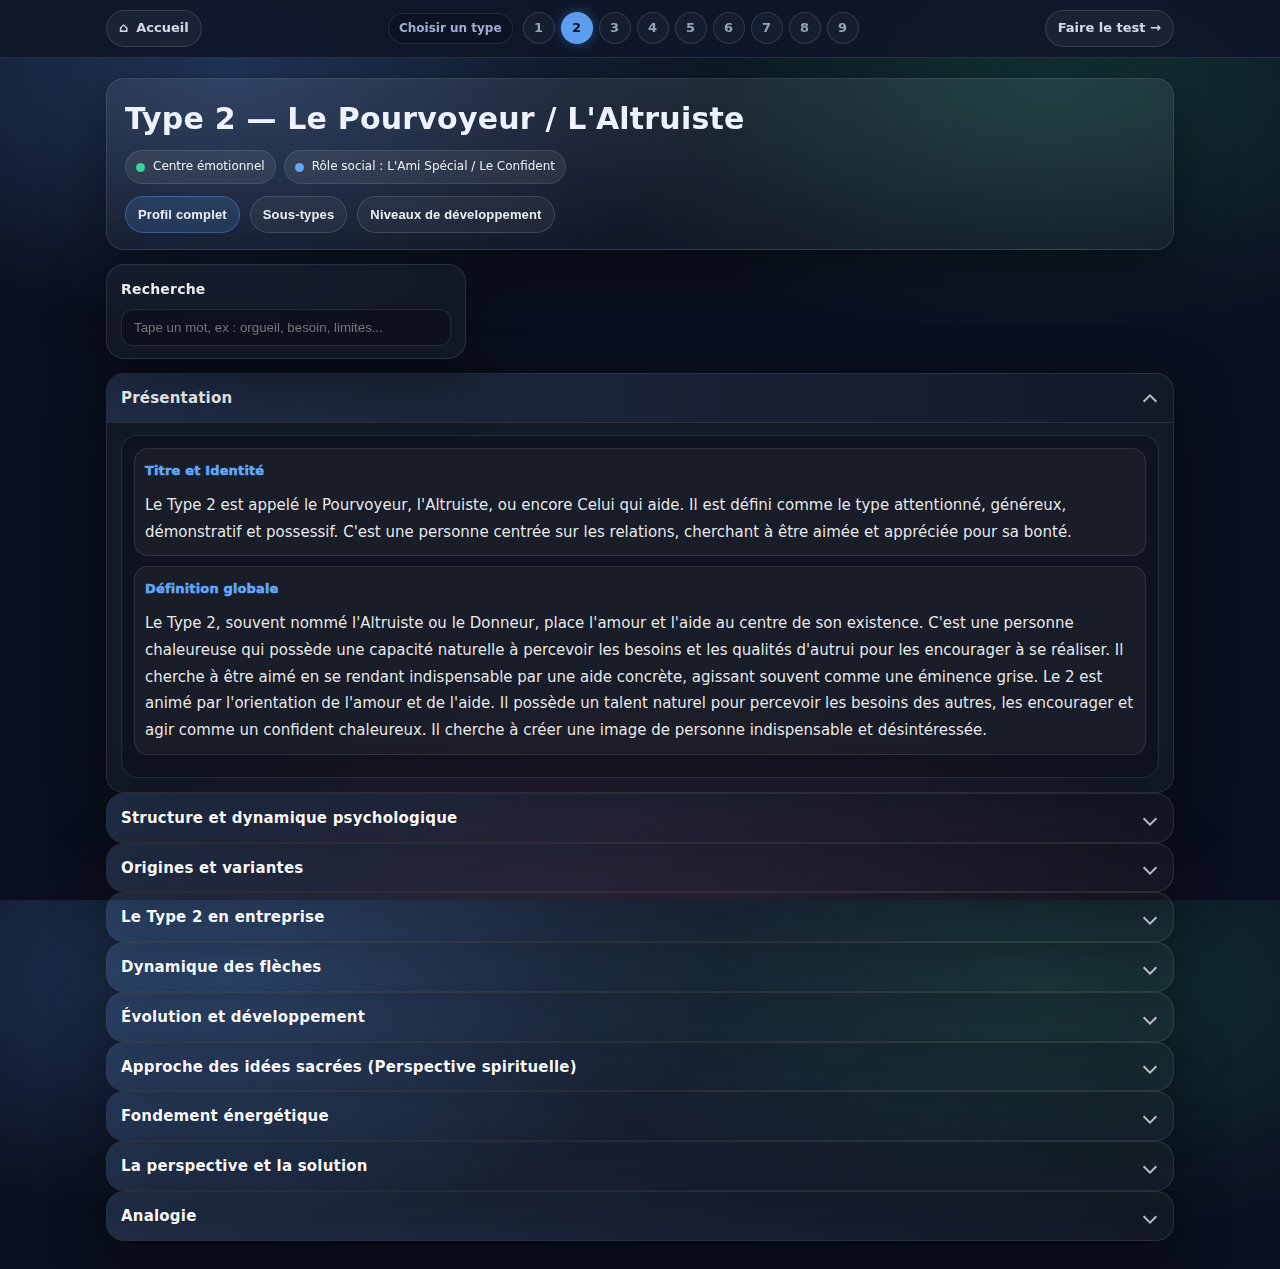
<file: profils/type2.html>
<!doctype html>
<html lang="fr">
<head>
  <meta charset="utf-8" />
  <meta name="viewport" content="width=device-width,initial-scale=1" />
  <title>Type 2 — Le Pourvoyeur</title>
  <!-- Google tag (gtag.js) -->
<script async src="https://www.googletagmanager.com/gtag/js?id=G-1XYJK71TC4"></script>
<script>
  window.dataLayer = window.dataLayer || [];
  function gtag(){dataLayer.push(arguments);}
  gtag('js', new Date());

  gtag('config', 'G-1XYJK71TC4');
</script>
  <style>
    /* --- DESIGN DARK PREMIUM (Idem Type 1) --- */
    :root{
      --bg:#0b1020;
      --card:#0f1731;
      --line:rgba(255,255,255,.10);
      --text:#eef2ff;
      --muted:#a8b6dd;
      --blue:#60a5fa;
      --green:#34d399;
      --shadow: 0 18px 60px rgba(0,0,0,.45);
      --radius:18px;
    }
    *{box-sizing:border-box}
    html,body{height:100%}
    body{
      margin:0;
      font-family: ui-sans-serif, system-ui, -apple-system, Segoe UI, Roboto, Arial, Noto Sans, sans-serif;
      background:
        radial-gradient(900px 450px at 18% 8%, rgba(96,165,250,.26), transparent 55%),
        radial-gradient(900px 450px at 82% 10%, rgba(52,211,153,.18), transparent 55%),
        radial-gradient(1100px 600px at 50% 115%, rgba(244,63,94,.15), transparent 60%),
        var(--bg);
      color:var(--text);
      line-height:1.45;
    }

    /* --- DEBUT MODIFICATIONS DU MENU (CALQUÉ SUR TYPE 1) --- */
    .type-nav {
      background: rgba(15, 23, 42, 0.95);
      border-bottom: 1px solid rgba(255,255,255,0.1);
      position: sticky; top: 0; z-index: 1000;
      backdrop-filter: blur(10px);
      padding: 10px 0;
      margin-bottom: 20px;
    }
    .nav-container {
      max-width: 1100px; margin: 0 auto; padding: 0 16px;
      display: flex; justify-content: space-between; align-items: center;
      gap: 12px;
    }
    
    .nav-pill {
      display: inline-flex;
      align-items: center;
      gap: 8px;
      padding: 8px 12px;
      border-radius: 999px;
      border: 1px solid rgba(255,255,255,.14);
      background: rgba(255,255,255,.05);
      color: rgba(238,242,255,.92);
      font-weight: 800;
      text-decoration: none;
      font-size: 13px;
      opacity: .95;
      transition: .18s ease;
      white-space: nowrap;
    }
    .nav-pill:hover {
      border-color: rgba(96,165,250,.45);
      background: rgba(96,165,250,.10);
      color: #fff;
      transform: translateY(-1px);
    }

    .type-center {
      display: flex;
      align-items: center;
      gap: 10px;
      flex-wrap: wrap;
      justify-content: center;
    }
    .type-label {
      font-size: 12px;
      font-weight: 900;
      color: rgba(168,182,221,.95);
      border: 1px solid rgba(255,255,255,.10);
      background: rgba(0,0,0,.18);
      padding: 6px 10px;
      border-radius: 999px;
    }

    .type-links { display: flex; gap: 6px; flex-wrap: wrap; justify-content: center; }
    .t-link {
      width: 32px; height: 32px; display: flex; align-items: center; justify-content: center;
      border-radius: 50%; border: 1px solid rgba(255,255,255,0.12);
      color: #94a3b8; font-weight: 900; text-decoration: none; transition: 0.2s;
      font-size: 13px; background: rgba(255,255,255,0.03);
    }
    .t-link:hover { border-color: var(--blue); color: #fff; background: rgba(96,165,250,0.1); }
    .t-link.active { 
      background: rgba(96,165,250,.95);
      color: #061022;
      border-color: rgba(96,165,250,.95);
      box-shadow: 0 0 12px rgba(96,165,250,0.35);
    }
    /* --- FIN MODIFICATIONS DU MENU --- */

    .wrap{max-width:1100px;margin:0 auto;padding:0 16px 28px}
    
    .top{
      display:flex;
      gap:14px;
      align-items:stretch;
      justify-content:space-between;
      flex-wrap:wrap;
      margin-bottom:14px;
    }

    .hero{
      flex:1 1 700px;
      background:linear-gradient(180deg, rgba(255,255,255,.07), rgba(255,255,255,.03));
      border:1px solid var(--line);
      box-shadow:var(--shadow);
      border-radius:var(--radius);
      padding:18px 18px 16px;
      backdrop-filter: blur(10px);
    }
    .hero h1{
      margin:0 0 10px;
      font-size:clamp(22px, 3vw, 30px);
      letter-spacing:.2px;
    }

    .chips{display:flex;gap:8px;flex-wrap:wrap}
    .chip{
      display:inline-flex;
      align-items:center;
      gap:8px;
      background:rgba(255,255,255,.07);
      border:1px solid var(--line);
      padding:7px 10px;
      border-radius:999px;
      font-size:12px;
      color:rgba(255,255,255,.92);
      white-space:nowrap;
    }
    span.dot{width:9px;height:9px;border-radius:50%}

    .side{
      flex:0 1 360px;
      display:grid;
      gap:12px;
      align-content:start;
    }
    .card{
      background:rgba(255,255,255,.04);
      border:1px solid var(--line);
      border-radius:var(--radius);
      box-shadow:var(--shadow);
      padding:14px 14px 12px;
      backdrop-filter: blur(10px);
    }
    .card h2{
      margin:0 0 10px;
      font-size:14px;
      letter-spacing:.2px;
      color:rgba(255,255,255,.92);
    }

    .tabs{
      display:flex;
      gap:10px;
      flex-wrap:wrap;
      margin:12px 0 0;
    }
    .tab{
      padding:10px 12px;
      border-radius:999px;
      border:1px solid rgba(255,255,255,.14);
      background:rgba(255,255,255,.05);
      color:rgba(255,255,255,.92);
      font-weight:900;
      font-size:13px;
      cursor:pointer;
      user-select:none;
      -webkit-tap-highlight-color: transparent;
    }
    .tab[aria-selected="true"]{
      background:rgba(96,165,250,.16);
      border-color:rgba(96,165,250,.35);
    }

    .grid{
      display:grid;
      grid-template-columns:1fr;
      gap:12px;
      margin-top:12px;
    }

    details{
      background:rgba(255,255,255,.04);
      border:1px solid var(--line);
      border-radius:var(--radius);
      box-shadow:var(--shadow);
      overflow:hidden;
    }
    summary{
      list-style:none;
      cursor:pointer;
      padding:14px 14px 12px;
      display:flex;
      align-items:center;
      justify-content:space-between;
      gap:12px;
      user-select:none;
      -webkit-tap-highlight-color: transparent;
      background:linear-gradient(90deg, rgba(96,165,250,.14), rgba(255,255,255,0));
    }
    summary::-webkit-details-marker{display:none}

    .sumTitle{display:flex;flex-direction:column;gap:0;min-width:0}
    .sumTitle b{
      font-size:15px;
      letter-spacing:.2px;
      color:rgba(255,255,255,.98);
      display:flex;
      gap:8px;
      align-items:center;
      flex-wrap:wrap;
    }
    .chev{
      width:10px;height:10px;
      border-right:2px solid rgba(255,255,255,.7);
      border-bottom:2px solid rgba(255,255,255,.7);
      transform:rotate(45deg);
      transition:.18s ease;
      margin-right:4px;
      flex:0 0 auto;
    }
    details[open] .chev{transform:rotate(225deg);margin-top:4px}

    .content{
      padding:12px 14px 14px;
      border-top:1px solid var(--line);
    }

    .block{
      background:rgba(0,0,0,.20);
      border:1px solid rgba(255,255,255,.10);
      border-radius:16px;
      padding:12px;
    }

    .raw{display:none}
    .rt{font-size:15px;line-height:1.78;color:rgba(255,255,255,.94)}
    .rt p{margin:0 0 10px;color:rgba(255,255,255,.92)}
    .rt .gap{height:10px}

    .rt .labelRow{
      display:flex;
      gap:10px;
      flex-wrap:wrap;
      align-items:baseline;
      margin:0 0 10px;
      padding:10px 10px;
      border-radius:14px;
      border:1px solid rgba(255,255,255,.10);
      background:rgba(255,255,255,.04);
    }
    .rt .label{
      color:var(--blue);
      font-weight:950;
      letter-spacing:.15px;
      font-size:13px;
      text-transform:none;
    }
    .rt .value{
      color:rgba(255,255,255,.92);
      font-size:15px;
      flex:1 1 auto;
      min-width:220px;
    }

    .rt .subhead{
      margin:2px 0 10px;
      padding:8px 10px;
      border-radius:12px;
      border:1px solid rgba(96,165,250,.20);
      background:linear-gradient(180deg, rgba(96,165,250,.10), rgba(0,0,0,.10));
      color:rgba(255,255,255,.96);
      font-weight:950;
      letter-spacing:.2px;
    }
    .rt .subhead .t{
      color:var(--blue);
      font-weight:950;
    }

    .rt ul{margin:0 0 10px 18px;padding:0}
    .rt li{margin:0 0 8px;color:rgba(255,255,255,.92)}
    .rt ul.dash{list-style-type:"-  "}
    .rt ul.arrow{list-style-type:"→  "}
    .rt ul.dot{list-style-type:"•  "}
    .rt li .k{
      color:var(--blue);
      font-weight:950;
    }

    .sectionHeader{
      display:flex;
      gap:10px;
      flex-wrap:wrap;
      align-items:center;
      margin:0 0 10px;
    }
    .badge{
      display:inline-flex;
      align-items:center;
      gap:8px;
      font-size:12px;
      padding:6px 10px;
      border-radius:999px;
      border:1px solid var(--line);
      background:rgba(255,255,255,.06);
      color:rgba(255,255,255,.92);
      width:fit-content;
      font-weight:900;
    }

    .btn, button, a.btn{
      cursor:pointer;
      border:1px solid rgba(255,255,255,.14);
      background:rgba(255,255,255,.06);
      color:rgba(255,255,255,.94);
      padding:10px 12px;
      border-radius:14px;
      font-weight:900;
      letter-spacing:.15px;
      text-decoration:none;
      display:inline-flex;
      align-items:center;
      justify-content:center;
      gap:8px;
      transition:transform .08s ease, background .12s ease, border-color .12s ease;
      user-select:none;
      -webkit-tap-highlight-color: transparent;
    }
    .btn:hover, button:hover{
      background:rgba(255,255,255,.10);
      border-color:rgba(255,255,255,.22);
      transform:translateY(-1px);
    }
    .btn:active, button:active{transform:translateY(0)}
    .btn.primary{
      background:rgba(96,165,250,.16);
      border-color:rgba(96,165,250,.35);
    }
    .btn.primary:hover{
      background:rgba(96,165,250,.20);
      border-color:rgba(96,165,250,.45);
    }

    .subtypeBtns{
      display:grid;
      grid-template-columns:repeat(3, minmax(0,1fr));
      gap:10px;
    }
    .subtypeBtns .btn{padding:12px}
    .subtypeBtns .btn.active{
      background:rgba(96,165,250,.16);
      border-color:rgba(96,165,250,.35);
      box-shadow: 0 0 0 4px rgba(96,165,250,.14);
    }
    @media (max-width: 860px){
      .subtypeBtns{grid-template-columns:1fr}
    }

    .rangeWrap{display:grid;gap:10px}
    .rangeLine{
      width:100%;
      padding:12px 12px 10px;
      border:1px solid var(--line);
      background:rgba(0,0,0,.20);
      border-radius:16px;
    }
    input[type=range]{width:100%;margin:10px 0 0;accent-color: var(--green)}
    .trackLabel{
      display:flex;
      justify-content:space-between;
      gap:10px;
      font-size:11px;
      color:var(--muted);
      font-weight:900;
    }
    .bandPills{display:flex;gap:8px;flex-wrap:wrap;margin-top:10px}
    .pill{
      display:inline-flex;align-items:center;gap:8px;
      padding:6px 10px;
      border-radius:999px;
      border:1px solid var(--line);
      background:rgba(255,255,255,.05);
      font-size:12px;
      color:rgba(255,255,255,.92);
      font-weight:900;
    }

    .bottomBar{
      position:fixed;
      left:0;right:0;bottom:0;
      background:rgba(8,12,24,.86);
      border-top:1px solid rgba(255,255,255,.10);
      backdrop-filter: blur(12px);
      padding:10px 12px;
      z-index:999;
    }
    .barInner{
      max-width:1100px;
      margin:0 auto;
      display:flex;
      gap:10px;
      align-items:center;
      justify-content:space-between;
      flex-wrap:wrap;
    }
    .barBtns{display:flex;gap:10px;flex-wrap:wrap;align-items:center}
    .barInfo{color:var(--muted);font-size:12px;font-weight:900}

    .modal{
      position:fixed;
      inset:0;
      display:none;
      align-items:flex-end;
      justify-content:center;
      z-index:2000;
      padding:18px;
      background:rgba(0,0,0,.55);
      backdrop-filter: blur(10px);
    }
    .modal[aria-hidden="false"]{display:flex}
    .sheet{
      width:min(980px, 100%);
      max-height:86vh;
      overflow:auto;
      border-radius:22px;
      border:1px solid rgba(255,255,255,.12);
      background:linear-gradient(180deg, rgba(255,255,255,.06), rgba(0,0,0,.22));
      box-shadow:0 25px 90px rgba(0,0,0,.65);
    }
    .sheetHeader{
      position:sticky;
      top:0;
      z-index:1;
      background:rgba(10,14,28,.78);
      backdrop-filter: blur(12px);
      border-bottom:1px solid rgba(255,255,255,.10);
      padding:12px 14px;
      display:flex;
      gap:10px;
      align-items:center;
      justify-content:space-between;
      flex-wrap:wrap;
    }
    .sheetHeader .title{display:flex;flex-direction:column;gap:2px;min-width:0}
    .sheetHeader .title b{font-size:15px;letter-spacing:.2px;color:rgba(255,255,255,.96)}
    .sheetHeader .title span{color:var(--muted);font-size:12px;font-weight:900;overflow:hidden;text-overflow:ellipsis;white-space:nowrap}
    .sheetBody{padding:14px}
    .cols{display:grid;grid-template-columns:repeat(3, minmax(0,1fr));gap:12px}
    @media (max-width: 980px){.cols{grid-template-columns:1fr}}
    .bottomBar{display:none!important}
  </style>
</head>

<body>

  <nav class="type-nav">
    <div class="nav-container">
      <a href="../index.html" class="nav-pill"><span>⌂</span> Accueil</a>

      <div class="type-center" aria-label="Choisir un type">
        <span class="type-label">Choisir un type</span>
        <div class="type-links">
          <a href="type1.html" class="t-link">1</a>
          <a href="type2.html" class="t-link active" aria-current="page">2</a>
          <a href="type3.html" class="t-link">3</a>
          <a href="type4.html" class="t-link">4</a>
          <a href="type5.html" class="t-link">5</a>
          <a href="type6.html" class="t-link">6</a>
          <a href="type7.html" class="t-link">7</a>
          <a href="type8.html" class="t-link">8</a>
          <a href="type9.html" class="t-link">9</a>
        </div>
      </div>

      <a href="../test-enneagramme-sans-indice.html" class="nav-pill">Faire le test →</a>
    </div>
  </nav>

  <div class="wrap" id="top">
    <div class="top">
      <div class="hero">
        <h1 id="pageTitle">Type 2 — Le Pourvoyeur / L'Altruiste</h1>

        <div class="chips" id="chips">
          <span class="chip"><span class="dot" style="background:var(--green)"></span>Centre émotionnel</span>
          <span class="chip"><span class="dot" style="background:var(--blue)"></span>Rôle social : L'Ami Spécial / Le Confident</span>
          <span class="chip" id="top3Chip" style="display:none"><span class="dot" style="background:#f59e0b"></span><span id="top3Text"></span></span>
        </div>

        <div class="tabs" role="tablist" aria-label="Onglets">
          <button class="tab" id="tab-profil" role="tab" aria-selected="true" aria-controls="panel-profil">Profil complet</button>
          <button class="tab" id="tab-soustypes" role="tab" aria-selected="false" aria-controls="panel-soustypes">Sous-types</button>
          <button class="tab" id="tab-niveaux" role="tab" aria-selected="false" aria-controls="panel-niveaux">Niveaux de développement</button>
        </div>
      </div>

      <div class="side">
        <div class="card">
          <h2>Recherche</h2>
          <input id="search" type="search" placeholder="Tape un mot, ex : orgueil, besoin, limites..." style="width:100%;appearance:none;background:rgba(0,0,0,.25);border:1px solid var(--line);border-radius:12px;padding:10px 12px;color:var(--text);outline:none" />
        </div>
      </div>
    </div>

    <div class="grid">
      <section id="panel-profil" role="tabpanel" aria-labelledby="tab-profil">
        <details open data-search>
          <summary>
            <div class="sumTitle"><b>Présentation</b></div>
            <span class="chev"></span>
          </summary>
          <div class="content">
            <div class="block rich">
              <pre class="raw">Titre et Identité : Le Type 2 est appelé le Pourvoyeur, l'Altruiste, ou encore Celui qui aide. Il est défini comme le type attentionné, généreux, démonstratif et possessif. C'est une personne centrée sur les relations, cherchant à être aimée et appréciée pour sa bonté.
Définition globale : Le Type 2, souvent nommé l'Altruiste ou le Donneur, place l'amour et l'aide au centre de son existence. C'est une personne chaleureuse qui possède une capacité naturelle à percevoir les besoins et les qualités d'autrui pour les encourager à se réaliser. Il cherche à être aimé en se rendant indispensable par une aide concrète, agissant souvent comme une éminence grise. Le 2 est animé par l'orientation de l'amour et de l'aide. Il possède un talent naturel pour percevoir les besoins des autres, les encourager et agir comme un confident chaleureux. Il cherche à créer une image de personne indispensable et désintéressée.</pre>
              <div class="rt"></div>
            </div>
          </div>
        </details>

        <details data-search>
          <summary>
            <div class="sumTitle"><b>Structure et dynamique psychologique</b></div>
            <span class="chev"></span>
          </summary>
          <div class="content">
            <div class="block rich">
              <pre class="raw">Centre d'intelligence
Le Type 2 appartient au centre émotionnel, qu'il utilise principalement vers l'extérieur.
Hiérarchie des centres :
* Centre Préféré : Émotionnel (Utilisation extérieure)
* Centre de Support : Instinctif
* Centre Réprimé : Mental
Orientation
L'amour et l'aide.
Compulsion
Éviter de reconnaître ses propres besoins.
Passion et Fixation
* Passion (Cœur) : L'Orgueil, qui se manifeste par la fierté d'aider sans avoir soi-même besoin d'aide. Se voir comme la source de l'aide sans avoir soi-même besoin de rien.
* Fixation (Tête) : La Flatterie (pour séduire) et le Dédain (envers ceux qui ne semblent pas avoir besoin de lui ou qui sont "égoïstes").
Mécanisme de défense
La répression (ou refoulement). Il supprime ses propres besoins et les sentiments qui ne lui vaudraient pas l'approbation des autres pour projeter une image de générosité absolue. Il supprime inconsciemment ses propres besoins et les sentiments (comme l'agressivité) qui pourraient nuire à son image de personne aimante afin d'obtenir l'approbation d'autrui.
Peurs et Désirs fondamentaux
* Peur de base : Être indigne d'être aimé ou ne pas être voulu pour lui-même.
* Désir de base : Se sentir aimé.
* Le Message du Surmoi : « Tu es bien ou correct si tu es aimé par les autres et si tu es proche d'eux ».</pre>
              <div class="rt"></div>
            </div>
          </div>
        </details>

        <details data-search>
          <summary>
            <div class="sumTitle"><b>Origines et variantes</b></div>
            <span class="chev"></span>
          </summary>
          <div class="content">
            <div class="block rich">
              <pre class="raw">Le Schéma de l'enfance
L'enfant 2 a souvent ressenti que l'amour n'était pas gratuit et qu'il devait le gagner en étant serviable et en mettant les besoins des autres avant les siens. Il a appris à devenir un "petit parent" ou un médiateur pour obtenir l'attention de la figure nourricière.
Les Sous-types d'Ailes
* 2w1 (Le Serviteur) : Plus sérieux, moralisateur et tourné vers les tâches ingrates ou le service public.
* 2w3 (L'Hôte/Hôtesse) : Plus extraverti, charmant, ambitieux et soucieux de son image sociale.
Les trois sous-types instinctifs
* Conservation (Privilège) : Se sent privilégié. Ce sous-type sacrifie excessivement ses besoins mais estime en retour avoir le droit à un traitement spécial et se sentir privilégié. Il attend un traitement spécial en retour de ses sacrifices extrêmes.
* Social (Ambition) : L'ambitieux. Il possède un flair pour repérer les personnes puissantes ou de haut statut. Il cherche à les assister pour obtenir une influence indirecte et une protection. Il cherche l'influence et le prestige en se liant à des personnes puissantes.
* Sexuel (Séduction agressive) : C'est un séducteur qui utilise son charme de manière active pour établir une relation intime forte, souvent avec des personnes de pouvoir. Il utilise son charme de façon intense pour fusionner avec une personne cible.</pre>
              <div class="rt"></div>
            </div>
          </div>
        </details>

        <details data-search>
          <summary>
            <div class="sumTitle"><b>Le Type 2 en entreprise</b></div>
            <span class="chev"></span>
          </summary>
          <div class="content">
            <div class="block rich">
              <pre class="raw">Profil professionnel
En entreprise, le 2 privilégie les relations humaines. Il est positif, amical et dispose d'un vaste réseau relationnel interne. Il a cependant du mal à travailler seul et nécessite l'approbation de sa hiérarchie pour être efficace.
Style de management
Il est un manager formateur qui cherche à développer le potentiel de ses collaborateurs. Il privilégie l'improvisation à la planification et peut parfois "étouffer" son équipe par un excès d'aide.
Style de communication
Sa communication est chaleureuse et modulée. Il utilise le style « Aide / Avis », se tenant souvent proche de son interlocuteur pour renforcer le lien.
Points de vigilance
Il peut négliger ses propres priorités de travail pour aider les autres, se retrouver en surpoids de tâches ou manipuler indirectement pour obtenir de la reconnaissance.</pre>
              <div class="rt"></div>
            </div>
          </div>
        </details>

        <details data-search>
          <summary>
            <div class="sumTitle"><b>Dynamique des flèches</b></div>
            <span class="chev"></span>
          </summary>
          <div class="content">
            <div class="block rich">
              <pre class="raw">Réaction au Stress (Désintégration)
Vers le Type 8. Le 2 devient alors brusque, agressif, colérique et exigeant, reprochant ouvertement aux autres leur manque de gratitude.
Chemin d'Intégration (Croissance)
Vers le Type 4. Le 2 apprend à se connecter à ses propres émotions profondes, devient plus authentique et se permet d'être créatif pour lui-même.</pre>
              <div class="rt"></div>
            </div>
          </div>
        </details>

        <details data-search>
          <summary>
            <div class="sumTitle"><b>Évolution et développement</b></div>
            <span class="chev"></span>
          </summary>
          <div class="content">
            <div class="block rich">
              <pre class="raw">Points d'amélioration à travailler
* Apprendre à définir ses frontières et à dire « Non ».
* N'aider que si on le lui demande expressément.
* Séparer les facteurs rationnels des facteurs humains lors des prises de décision.
* Accepter les critiques objectives sans y voir un rejet personnel.
* Noter ses propres besoins quotidiens et ne pas aider quelqu'un qui n'a pas explicitement demandé de l'aide.
Pratiques suggérées et Attitudes de Guérison
Pratiquer la relaxation. Se dire : « Peut-être que je pourrais laisser quelqu'un d'autre faire cela. Peut-être que je pourrais faire quelque chose de bon pour moi aussi ».
Intégration (Idée supérieure et Vertu)
En se libérant de sa compulsion, le Type 2 s'intègre vers le Type 4 (ou le Type 8).
* Essence : C'est l'état de la personnalité libérée des automatismes de l'ego, accédant à ses pleines potentialités.
* Idée supérieure : La Liberté. Il réalise que sa valeur ne dépend pas de son utilité pour les autres. Être libéré du besoin d'approbation.
* Vertu : L'Humilité, qui consiste à reconnaître ses limites et à prendre soin des autres dans le respect de leur autonomie. Reconnaître que l'amour ne se gagne pas par l'effort.</pre>
              <div class="rt"></div>
            </div>
          </div>
        </details>

        <details data-search>
          <summary>
            <div class="sumTitle"><b>Approche des idées sacrées (Perspective spirituelle)</b></div>
            <span class="chev"></span>
          </summary>
          <div class="content">
            <div class="block rich">
              <pre class="raw">L'Idée sacrée
Volonté Sacrée / Liberté Sacrée. C'est la perception que tout ce qui se produit est le fonctionnement de la réalité une, et que la vraie liberté consiste à s'abandonner à ce flux.
L'Illusion Spécifique
La Volonté Séparée. La conviction qu'il existe un "moi" séparé capable de faire des choix indépendants et de manipuler la réalité à sa guise.
La Difficulté Spécifique
La Castration humiliante. Le sentiment d'être amenuisé et impuissant lorsque le soutien de l'environnement manque, vécu comme une blessure à l'orgueil.
La Réaction Spécifique
Action obstinée. Une tentative têtue et orgueilleuse de "faire à sa manière" pour compenser le sentiment d'impuissance.
Le Noyau de la Fixation
La constellation entre le sentiment de castration (difficulté) et l'activité d'obstination/manipulation (réaction).</pre>
              <div class="rt"></div>
            </div>
          </div>
        </details>

        <details data-search>
          <summary>
            <div class="sumTitle"><b>Fondement énergétique</b></div>
            <span class="chev"></span>
          </summary>
          <div class="content">
            <div class="block rich">
              <pre class="raw">La Confiance Fondamentale
Une certitude innée que l'univers est bienveillant et que tout finit par être bénéfique sans manipulation personnelle.
La Lumière du jour Vivante
La qualité de l'Être perçue comme un Amour Universel omniprésent qui soutient l'âme en permanence.</pre>
              <div class="rt"></div>
            </div>
          </div>
        </details>

        <details data-search>
          <summary>
            <div class="sumTitle"><b>La perspective et la solution</b></div>
            <span class="chev"></span>
          </summary>
          <div class="content">
            <div class="block rich">
              <pre class="raw">L'Idée Sacrée comme Psycho-catalyseur
La compréhension de la Volonté Sacrée dissout l'erreur cognitive de l'ego (le sentiment de séparation).
Rétablir la Confiance Fondamentale
Cela passe par la reconnaissance que nous n'avons pas à "gagner" notre place ou l'amour, car nous sommes déjà portés par la réalité.
L'Abandon
Cesser de manipuler ses propres états ou ceux des autres, et se laisser porter par le déploiement naturel de la vie.
La Poussée Optimisante
Reconnaître que la réalité tend spontanément vers l'harmonie si l'ego s'arrête d'interférer.</pre>
              <div class="rt"></div>
            </div>
          </div>
        </details>

        <details data-search>
          <summary>
            <div class="sumTitle"><b>Analogie</b></div>
            <span class="chev"></span>
          </summary>
          <div class="content">
            <div class="block rich">
              <pre class="raw">Le Type 2 peut être comparé à un hôte dévoué d'une grande réception : il s'assure que chaque convive a tout ce dont il a besoin, anticipe les désirs de chacun et semble omniprésent pour garantir le confort de tous. Cependant, dans son zèle à servir, il en oublie souvent de s'asseoir lui-même à table, attendant secrètement que quelqu'un remarque son assiette vide sans qu'il ait à le demander.
L'Essence du 2 : Comme un flux de chaleur naturelle qui n'a pas besoin d'être dirigé pour être ressenti.
Le Type 2 est comme un voyageur dans un train qui garde sa lourde valise sur ses genoux, craignant que si il la pose, le train ne pourra pas la porter ; il doit apprendre que le train (la réalité) porte déjà tout le poids sans qu'il ait besoin de faire d'effort.</pre>
              <div class="rt"></div>
            </div>
          </div>
        </details>
      </section>

      <section id="panel-soustypes" role="tabpanel" aria-labelledby="tab-soustypes" hidden>
        <details open data-search>
          <summary>
            <div class="sumTitle"><b>Structure de base</b></div>
            <span class="chev"></span>
          </summary>
          <div class="content">
            <div class="block rich">
              <pre class="raw">LE type et sous types

Présentation générale du Type 2 : La structure de base
* Blessure : Un jour, alors qu’il avait un besoin vital d’affection, l’enfant a eu le sentiment qu’il ne la recevrait pas naturellement, comme s'il n'avait aucune valeur personnelle. Il renonce à son « vrai moi » et réalise qu’il peut obtenir un substitut d’affection en décelant et en satisfaisant les besoins des autres.
* Passion : L’orgueil. C’est la fierté de rendre service au point de nier ses propres besoins. Le Deux se perçoit comme un « donneur » généreux et comblé, utilisant le don comme stratégie de séduction et de valorisation. Il a un besoin massif d’amour, souvent masqué par une apparente indépendance.
* Mécanisme de défense privilégié : La répression des besoins. Le Deux exclut de sa conscience ses propres désirs et sentiments pour se focaliser entièrement sur ceux de l’autre. Il évite ainsi de paraître défectueux (ce qui risquerait de le faire délaisser) et rejette souvent la faute sur les autres en cas de conflit pour ne pas ternir son image de personne serviable.

Items de présentation spécifique pour chaque sous-type</pre>
              <div class="rt"></div>
            </div>

            <div class="sectionHeader" style="margin-top:12px">
              <span class="badge"><span class="dot" style="background:var(--blue)"></span>Choisir un sous-type</span>
              <button class="btn" id="compareBtn" type="button">Comparer les 3 sous-types</button>
            </div>

            <div class="subtypeBtns">
              <button class="btn" id="btn-survie" type="button">SURVIE</button>
              <button class="btn" id="btn-tete" type="button">TÊTE-À-TÊTE</button>
              <button class="btn" id="btn-social" type="button">SOCIAL</button>
            </div>
          </div>
        </details>

        <details data-search>
          <summary>
            <div class="sumTitle"><b>Sous-type SURVIE</b></div>
            <span class="chev"></span>
          </summary>
          <div class="content">
            <div class="block rich">
              <pre class="raw">1. Le sous-type SURVIE
* Titre du sous-type : Le Profil Deux Survie.
* Équation des préoccupations : Préoccupation Deux (déceler les besoins de l'autre et réprimer les siens) + Préoccupations Survie (focalisation sur la maison, la sécurité et la matérialité) = PRIVILÈGES.
* Comportement / Description du fonctionnement : Il consacre son énergie au bien-être matériel de ses proches et, en retour, revendique des privilèges. Il estime avoir droit à un traitement préférentiel (être servi en premier, avoir la meilleure place) car il se rend indispensable à la maisonnée. Au travail, il agit souvent comme une éminence grise, gérant les besoins logistiques de son supérieur avec une grande empathie tout en attendant des marques de reconnaissance indispensables.
* Le paradoxe : Subvenir aux besoins de l'autre et recevoir de la reconnaissance ne l'incite pas à se poser des questions sur ses propres besoins réels.
* Métaphore : La Nourrice. Douée pour materner, nourrir et prodiguer de la chaleur (ou l'image de la mammaitalienne qui dirige la maison sans en avoir l'air).
* Signaux d'alerte du type : Trop de souci pour les autres, agitation physique, besoin excessif de reconnaissance, trop de sacrifice de soi.
* Signaux d'alerte du sous-type : Trop d'attention sur la sécurité, trop de temps passé au travail, préoccupations matérielles envahissantes, soirées routinières à la maison.
* Témoignage (Pascale) :
    * Type : Apprécie son intuition large, capable de capter ce qui ferait du bien à l'autre sans forcément agir immédiatement.
    * Sous-type : A fini par accepter ce territoire comme un « camp de base » rassurant permettant d'explorer les autres domaines.
    * Combinaison : A trouvé un équilibre entre sa compassion active et sa vision spirituelle, se sentant moins obligée de remédier immédiatement à toutes les souffrances.
* Référence cinématographique : Beignets de Tomates Vertes (pour l'empathie d'Evelyn, les liens de tendresse entre générations et l'importance de la nourriture et du clan).</pre>
              <div class="rt"></div>
            </div>
          </div>
        </details>

        <details data-search>
          <summary>
            <div class="sumTitle"><b>Sous-type TÊTE-À-TÊTE</b></div>
            <span class="chev"></span>
          </summary>
          <div class="content">
            <div class="block rich">
              <pre class="raw">2. Le sous-type TÊTE-À-TÊTE
* Titre du sous-type : Le Profil Deux Tête-à-tête.
* Équation des préoccupations : Préoccupation Deux (déceler les besoins de l'autre et réprimer les siens) + Préoccupation Tête-à-tête (focalisation sur le partenaire) = SÉDUCTION / AGRESSION.
* Comportement / Description du fonctionnement : Il utilise une présence intense et le langage corporel pour gagner l'approbation. Il y a une fierté à être le favori ou le confident. Si le contact ne se crée pas naturellement, il peut entrer dans une « séduction agressive », traquant l'autre pour le mettre en valeur et s'ajuster à ses attentes. Il recherche la fusion émotionnelle et la jouissance de l'instant partagé.
* Le paradoxe : Aucun succès de son charme ne suffit à le combler, car sa capacité d'empathie l'empêche de découvrir ses propres besoins.
* Métaphore : L'Amoureux. Capable de tout pour être aimé, même de renverser des montagnes pour intensifier la relation.
* Signaux d'alerte du type : (Identiques) Trop de souci pour les autres, agitation physique, besoin de reconnaissance, sacrifice de soi.
* Signaux d'alerte du sous-type : Zèle à prouver sa passion, attention focalisée sur le partenaire (traque), manque de vision panoramique, rivalité avec les autres centres d'intérêt du partenaire.
* Témoignage (Pamela) :
    * Type : Apprécie de créer des liens, son attitude positive et sa capacité à encourager les autres.
    * Sous-type : Apprécie la rapidité de l'entrée en relation et l'atteinte de niveaux d'intensité rares.
    * Combinaison : Réussit à donner envie aux autres de devenir « plus beaux » grâce à l'alliage de ses encouragements et de sa séduction agressive.
* Référence cinématographique : Les Choristes (Gérard Jugnot incarne la bonhomie, le besoin de protéger les enfants et la création de liens privilégiés et passionnés avec eux et sa musique).</pre>
              <div class="rt"></div>
            </div>
          </div>
        </details>

        <details data-search>
          <summary>
            <div class="sumTitle"><b>Sous-type SOCIAL</b></div>
            <span class="chev"></span>
          </summary>
          <div class="content">
            <div class="block rich">
              <pre class="raw">3. Le sous-type SOCIAL
* Titre du sous-type : Le Profil Deux Social.
* Équation des préoccupations : Préoccupation Deux (déceler les besoins de l'autre et réprimer les siens) + Préoccupations Sociales (focalisation sur les amis, les groupes) = AMBITION SOCIALE.
* Comportement / Description du fonctionnement : Il cherche l'estime de soi par l'approbation sociale et le prestige des groupes auxquels il appartient. Il est souvent l'ambitieux « par procuration » (le bras droit du chef, le coach d'une célébrité). Il se rend indispensable au sein d'une organisation en étant une mine d'informations sur les réseaux et les rapports de force.
* Le paradoxe : Plus sa reconnaissance sociale croît, moins il fait l'effort de se centrer sur ses propres besoins.
* Métaphore : L'Ambassadeur. Jovial, créant des « dettes » par des services rendus, il fait passer la réussite de sa cause avant son intérêt propre.
* Signaux d'alerte du type : (Identiques) Trop de souci pour les autres, agitation physique, besoin de reconnaissance, sacrifice de soi.
* Signaux d'alerte du sous-type : Souci excessif d'être reconnu, trop de temps en relations sociales, participation boulimique à des clubs, dévouement excessif à une cause.
* Témoignage (Bernard) :
    * Type : Apprécie sa capacité de rendre service, bien que conscient que cela compense une blessure d'enfance.
    * Sous-type : Apprécie l'envergure que lui donne le social et son ambition pour le bien-être de l'homme en général.
    * Combinaison : Se sent efficace en défendant les causes associatives, trouvant un équilibre entre son goût de l'indépendance et son incapacité à dire non.
* Référence cinématographique : L'année de tous les dangers (le photographe Billy Kwan connaît tout le monde, brasse les informations stratégiques et vit par procuration en fabriquant la réussite de ses amis).</pre>
              <div class="rt"></div>
            </div>
          </div>
        </details>
      </section>

      <section id="panel-niveaux" role="tabpanel" aria-labelledby="tab-niveaux" hidden>
        <details open data-search>
          <summary>
            <div class="sumTitle"><b>Définition + continuum</b></div>
            <span class="chev"></span>
          </summary>
          <div class="content">
            <div class="block rich">
              <pre class="raw">Les 9 niveaux de Développement
Le niveau de développement est défini comme une mesure du degré d'identification d'une personne avec sa structure de personnalité, servant ainsi d'indicateur de son degré de liberté, de conscience et de santé psychologique. À leur niveau le plus simple, ils constituent un barème permettant d'évaluer si un individu est sur la défensive et fermé, ou au contraire libéré et ouvert.
Les niveaux de développement du Type 2 (l'Altruiste) décrivent un continuum qui mesure le degré d'identification d'une personne avec sa structure de personnalité. Ce continuum va de la liberté et de l'amour inconditionnel (niveaux sains) à la dépendance et au sentiment de victimisation (niveaux malsains).</pre>
              <div class="rt"></div>
            </div>

            <div class="sectionHeader" style="margin-top:12px">
              <span class="badge"><span class="dot" id="levelDot" style="background:var(--green)"></span><span id="levelBadge">Niveau 1 • Sain</span></span>
            </div>

            <div class="rangeWrap">
              <div class="rangeLine">
                <div class="trackLabel"><span>1</span><span>9</span></div>
                <input id="levelRange" type="range" min="1" max="9" step="1" value="1" />
                <div class="bandPills">
                  <span class="pill"><span class="dot" style="background:#22c55e"></span>Plage saine (1 à 3)</span>
                  <span class="pill"><span class="dot" style="background:#f59e0b"></span>Plage moyenne (4 à 6)</span>
                  <span class="pill"><span class="dot" style="background:#ef4444"></span>Plage malsaine (7 à 9)</span>
                </div>
              </div>

              <div class="block" style="background:rgba(255,255,255,.03)">
                <div class="rt" id="levelTextRT"></div>
              </div>
            </div>
          </div>
        </details>

        <details data-search>
          <summary>
            <div class="sumTitle"><b>Niveaux 1 à 9</b></div>
            <span class="chev"></span>
          </summary>
          <div class="content">
            <div class="block rich">
              <pre class="raw">La Plage Saine : L'Amour Altruiste (Niveaux 1 à 3)
À ces niveaux, le Type 2 est capable de prendre soin de lui-même tout en offrant un soutien sincère aux autres sans attentes cachées.
* Niveau 1 : Prendre soin de soi et amour inconditionnel. Le 2 abandonne la croyance qu'il n'a pas le droit de s'occuper de ses propres besoins. Il accède à son désir de base (être aimé) et ressent un amour inconditionnel pour lui-même et pour les autres. Il devient joyeux, gracieux et humble.
* Niveau 2 : Empathie et attention. Il se concentre sur les sentiments des autres avec une sollicitude aimante pour se protéger de sa peur de ne pas être aimé. Son image de soi est : « Je suis aimant, attentionné et désintéressé ».
* Niveau 3 : Générosité et soutien. Il renforce son image de soi en faisant concrètement de bonnes choses pour les autres. Il est encourageant, exprime ouvertement ses sentiments et partage ses talents avec enthousiasme.
La Plage Moyenne : Le Besoin d'être Aimé (Niveaux 4 à 6)
C'est ici que l'identification à l'ego augmente. Le 2 commence à « donner pour recevoir » et à devenir plus intrusif.
* Niveau 4 : Volonté de plaire. Le 2 commence à craindre que ses efforts ne suffisent pas et que les autres ne veuillent pas de lui. Il tente de conquérir les gens par la flatterie, le soutien excessif et en essayant d'être indispensable.
* Niveau 5 : Possessivité et intrusion. Il s'inquiète que ses proches aiment quelqu'un d'autre plus que lui. Pour être nécessaire, il fait passer les besoins des autres avant les siens afin d'avoir une « créance » sur eux. Il devient fier mais exigeant, ne quittant pas les autres du regard.
* Niveau 6 : Importance de soi et domination. Il est en colère d'être considéré comme acquis mais ne peut exprimer sa douleur directement. Il se plaint de sa santé, souligne ses bonnes actions et rappelle aux autres tout ce qu'ils lui doivent. Les sentiments refoulés causent des problèmes physiques.
La Plage Malsaine : La Manipulation et la Victimisation (Niveaux 7 à 9)
À ce stade, le 2 perd contact avec la réalité et ses efforts pour se rapprocher des autres finissent par les faire fuir.
* Niveau 7 : Auto-justification et manipulation. Il craint de chasser les gens, ce qui est souvent le cas. Pour sauver son image de soi, il voit les autres comme des « ingrats égoïstes ». Il utilise la pitié pour créer une dépendance et empêcher les autres de partir.
* Niveau 8 : Sentiment de droit et coercition. Désespéré, il poursuit l'affection de manière obsessive. Il se sent en droit d'obtenir tout ce qu'il veut parce qu'il a « tellement souffert » et peut agir de façon imprévisible ou inappropriée.
* Niveau 9 : Victimisation et fardeau. Il réalise qu'il a pu être égoïste ou même nuire aux autres. Il s'effondre physiquement et émotionnellement, jouant le rôle de martyr pour obliger les autres à prendre soin de lui.</pre>
              <div class="rt"></div>
            </div>
          </div>
        </details>

        <details data-search>
          <summary>
            <div class="sumTitle"><b>Signaux d’alerte</b></div>
            <span class="chev"></span>
          </summary>
          <div class="content">
            <div class="block rich">
              <pre class="raw">Signaux d'Alerte
* Signal d'Éveil : Le "people-pleasing" (tendance compulsive à vouloir plaire à tout le monde).
* Signal d'Alarme : La peur que ses efforts pour se rapprocher des gens ne fassent en réalité que les chasser.</pre>
              <div class="rt"></div>
            </div>
          </div>
        </details>

        <details data-search>
          <summary>
            <div class="sumTitle"><b>Défis de croissance</b></div>
            <span class="chev"></span>
          </summary>
          <div class="content">
            <div class="block rich">
              <pre class="raw">Les Défis de croissance
Apprendre à s'auto-nurturer, définir des limites claires et oser dire "non" sans culpabilité.</pre>
              <div class="rt"></div>
            </div>
          </div>
        </details>
      </section>
    </div>
  </div>

  <div class="bottomBar">
    <div class="barInner">
      <div class="barBtns">
        <a class="btn primary" id="backToTest" href="../test-enneagramme-sans-indice.html">Retour au test</a>
        <a class="btn" id="backToHome" href="../index.html">Retour accueil</a>
        <button class="btn" id="nextBtn" type="button">Suivant</button>
      </div>
      <div class="barInfo" id="barInfo">Type 2</div>
    </div>
  </div>

  <div class="modal" id="subtypeModal" aria-hidden="true">
    <div class="sheet" role="dialog" aria-modal="true" aria-label="Sous-type">
      <div class="sheetHeader">
        <div class="title">
          <b id="modalTitle">Sous-type</b>
          <span id="modalSub">Type 2</span>
        </div>
        <div>
          <button class="btn" id="closeModal" type="button">Fermer</button>
        </div>
      </div>
      <div class="sheetBody">
        <div class="block rich">
          <pre class="raw" id="modalRaw"></pre>
          <div class="rt" id="modalRT"></div>
        </div>
      </div>
    </div>
  </div>

  <div class="modal" id="compareModal" aria-hidden="true">
    <div class="sheet" role="dialog" aria-modal="true" aria-label="Comparer les sous-types">
      <div class="sheetHeader">
        <div class="title">
          <b>Comparer les 3 sous-types</b>
          <span>Type 2</span>
        </div>
        <div>
          <button class="btn" id="closeCompare" type="button">Fermer</button>
        </div>
      </div>
      <div class="sheetBody">
        <div class="cols">
          <div class="card" style="padding:12px;border-radius:18px">
            <h2 style="margin:0 0 10px">SURVIE</h2>
            <div class="block rich">
              <pre class="raw" id="cmpSurvieRaw"></pre>
              <div class="rt" id="cmpSurvieRT"></div>
            </div>
          </div>
          <div class="card" style="padding:12px;border-radius:18px">
            <h2 style="margin:0 0 10px">TÊTE-À-TÊTE</h2>
            <div class="block rich">
              <pre class="raw" id="cmpTeteRaw"></pre>
              <div class="rt" id="cmpTeteRT"></div>
            </div>
          </div>
          <div class="card" style="padding:12px;border-radius:18px">
            <h2 style="margin:0 0 10px">SOCIAL</h2>
            <div class="block rich">
              <pre class="raw" id="cmpSocialRaw"></pre>
              <div class="rt" id="cmpSocialRT"></div>
            </div>
          </div>
        </div>
      </div>
    </div>
  </div>

  <script>
    const qs = (s, el=document)=>el.querySelector(s);
    const qsa = (s, el=document)=>[...el.querySelectorAll(s)];

    function getParam(name){
      const u = new URL(location.href);
      return u.searchParams.get(name);
    }
    function setParam(name, value){
      const u = new URL(location.href);
      if(value === null || value === undefined || value === '') u.searchParams.delete(name);
      else u.searchParams.set(name, value);
      history.replaceState(null, '', u.toString());
    }
    function clamp(n,a,b){return Math.max(a, Math.min(b, n));}

    function levelColor(n){
      if(n<=3) return '#22c55e';
      if(n<=6) return '#f59e0b';
      return '#ef4444';
    }
    function levelBand(n){
      if(n<=3) return 'Sain';
      if(n<=6) return 'Moyen';
      return 'Malsain';
    }

    const LEVELS = [
      "Niveau 1 : Prendre soin de soi et amour inconditionnel. Le 2 abandonne la croyance qu'il n'a pas le droit de s'occuper de ses propres besoins. Il accède à son désir de base (être aimé) et ressent un amour inconditionnel pour lui-même et pour les autres. Il devient joyeux, gracieux et humble.",
      "Niveau 2 : Empathie et attention. Il se concentre sur les sentiments des autres avec une sollicitude aimante pour se protéger de sa peur de ne pas être aimé. Son image de soi est : « Je suis aimant, attentionné et désintéressé ».",
      "Niveau 3 : Générosité et soutien. Il renforce son image de soi en faisant concrètement de bonnes choses pour les autres. Il est encourageant, exprime ouvertement ses sentiments et partage ses talents avec enthousiasme.",
      "Niveau 4 : Volonté de plaire. Le 2 commence à craindre que ses efforts ne suffisent pas et que les autres ne veuillent pas de lui. Il tente de conquérir les gens par la flatterie, le soutien excessif et en essayant d'être indispensable.",
      "Niveau 5 : Possessivité et intrusion. Il s'inquiète que ses proches aiment quelqu'un d'autre plus que lui. Pour être nécessaire, il fait passer les besoins des autres avant les siens afin d'avoir une « créance » sur eux. Il devient fier mais exigeant, ne quittant pas les autres du regard.",
      "Niveau 6 : Importance de soi et domination. Il est en colère d'être considéré comme acquis mais ne peut exprimer sa douleur directement. Il se plaint de sa santé, souligne ses bonnes actions et rappelle aux autres tout ce qu'ils lui doivent. Les sentiments refoulés causent des problèmes physiques.",
      "Niveau 7 : Auto-justification et manipulation. Il craint de chasser les gens, ce qui est souvent le cas. Pour sauver son image de soi, il voit les autres comme des « ingrats égoïstes ». Il utilise la pitié pour créer une dépendance et empêcher les autres de partir.",
      "Niveau 8 : Sentiment de droit et coercition. Désespéré, il poursuit l'affection de manière obsessive. Il se sent en droit d'obtenir tout ce qu'il veut parce qu'il a « tellement souffert » et peut agir de façon imprévisible ou inappropriée.",
      "Niveau 9 : Victimisation et fardeau. Il réalise qu'il a pu être égoïste ou même nuire aux autres. Il s'effondre physiquement et émotionnellement, jouant le rôle de martyr pour obliger les autres à prendre soin de lui."
    ];

    const SUBTYPES = {
      survie: `1. Le sous-type SURVIE
* Titre du sous-type : Le Profil Deux Survie.
* Équation des préoccupations : Préoccupation Deux (déceler les besoins de l'autre et réprimer les siens) + Préoccupations Survie (focalisation sur la maison, la sécurité et la matérialité) = PRIVILÈGES.
* Comportement / Description du fonctionnement : Il consacre son énergie au bien-être matériel de ses proches et, en retour, revendique des privilèges. Il estime avoir droit à un traitement préférentiel (être servi en premier, avoir la meilleure place) car il se rend indispensable à la maisonnée. Au travail, il agit souvent comme une éminence grise, gérant les besoins logistiques de son supérieur avec une grande empathie tout en attendant des marques de reconnaissance indispensables.
* Le paradoxe : Subvenir aux besoins de l'autre et recevoir de la reconnaissance ne l'incite pas à se poser des questions sur ses propres besoins réels.
* Métaphore : La Nourrice. Douée pour materner, nourrir et prodiguer de la chaleur (ou l'image de la mammaitalienne qui dirige la maison sans en avoir l'air).
* Signaux d'alerte du type : Trop de souci pour les autres, agitation physique, besoin excessif de reconnaissance, trop de sacrifice de soi.
* Signaux d'alerte du sous-type : Trop d'attention sur la sécurité, trop de temps passé au travail, préoccupations matérielles envahissantes, soirées routinières à la maison.
* Témoignage (Pascale) :
    * Type : Apprécie son intuition large, capable de capter ce qui ferait du bien à l'autre sans forcément agir immédiatement.
    * Sous-type : A fini par accepter ce territoire comme un « camp de base » rassurant permettant d'explorer les autres domaines.
    * Combinaison : A trouvé un équilibre entre sa compassion active et sa vision spirituelle, se sentant moins obligée de remédier immédiatement à toutes les souffrances.
* Référence cinématographique : Beignets de Tomates Vertes (pour l'empathie d'Evelyn, les liens de tendresse entre générations et l'importance de la nourriture et du clan).`,
      tete: `2. Le sous-type TÊTE-À-TÊTE
* Titre du sous-type : Le Profil Deux Tête-à-tête.
* Équation des préoccupations : Préoccupation Deux (déceler les besoins de l'autre et réprimer les siens) + Préoccupation Tête-à-tête (focalisation sur le partenaire) = SÉDUCTION / AGRESSION.
* Comportement / Description du fonctionnement : Il utilise une présence intense et le langage corporel pour gagner l'approbation. Il y a une fierté à être le favori ou le confident. Si le contact ne se crée pas naturellement, il peut entrer dans une « séduction agressive », traquant l'autre pour le mettre en valeur et s'ajuster à ses attentes. Il recherche la fusion émotionnelle et la jouissance de l'instant partagé.
* Le paradoxe : Aucun succès de son charme ne suffit à le combler, car sa capacité d'empathie l'empêche de découvrir ses propres besoins.
* Métaphore : L'Amoureux. Capable de tout pour être aimé, même de renverser des montagnes pour intensifier la relation.
* Signaux d'alerte du type : (Identiques) Trop de souci pour les autres, agitation physique, besoin de reconnaissance, sacrifice de soi.
* Signaux d'alerte du sous-type : Zèle à prouver sa passion, attention focalisée sur le partenaire (traque), manque de vision panoramique, rivalité avec les autres centres d'intérêt du partenaire.
* Témoignage (Pamela) :
    * Type : Apprécie de créer des liens, son attitude positive et sa capacité à encourager les autres.
    * Sous-type : Apprécie la rapidité de l'entrée en relation et l'atteinte de niveaux d'intensité rares.
    * Combinaison : Réussit à donner envie aux autres de devenir « plus beaux » grâce à l'alliage de ses encouragements et de sa séduction agressive.
* Référence cinématographique : Les Choristes (Gérard Jugnot incarne la bonhomie, le besoin de protéger les enfants et la création de liens privilégiés et passionnés avec eux et sa musique).`,
      social: `3. Le sous-type SOCIAL
* Titre du sous-type : Le Profil Deux Social.
* Équation des préoccupations : Préoccupation Deux (déceler les besoins de l'autre et réprimer les siens) + Préoccupations Sociales (focalisation sur les amis, les groupes) = AMBITION SOCIALE.
* Comportement / Description du fonctionnement : Il cherche l'estime de soi par l'approbation sociale et le prestige des groupes auxquels il appartient. Il est souvent l'ambitieux « par procuration » (le bras droit du chef, le coach d'une célébrité). Il se rend indispensable au sein d'une organisation en étant une mine d'informations sur les réseaux et les rapports de force.
* Le paradoxe : Plus sa reconnaissance sociale croît, moins il fait l'effort de se centrer sur ses propres besoins.
* Métaphore : L'Ambassadeur. Jovial, créant des « dettes » par des services rendus, il fait passer la réussite de sa cause avant son intérêt propre.
* Signaux d'alerte du type : (Identiques) Trop de souci pour les autres, agitation physique, besoin de reconnaissance, sacrifice de soi.
* Signaux d'alerte du sous-type : Souci excessif d'être reconnu, trop de temps en relations sociales, participation boulimique à des clubs, dévouement excessif à une cause.
* Témoignage (Bernard) :
    * Type : Apprécie sa capacité de rendre service, bien que conscient que cela compense une blessure d'enfance.
    * Sous-type : Apprécie l'envergure que lui donne le social et son ambition pour le bien-être de l'homme en général.
    * Combinaison : Se sent efficace en défendant les causes associatives, trouvant un équilibre entre son goût de l'indépendance et son incapacité à dire non.
* Référence cinématographique : L'année de tous les dangers (le photographe Billy Kwan connaît tout le monde, brasse les informations stratégiques et vit par procuration en fabriquant la réussite de ses amis).`
    };

    function escapeHTML(s){
      return s.replace(/&/g,'&amp;').replace(/</g,'&lt;').replace(/>/g,'&gt;');
    }

    function looksLikeDuplicateSectionTitle(line){
      return /^\s*(GPT\s*\d+|Type\s*\d+)\b/i.test(line.trim()) || /^\s*\d+\.\s+/.test(line.trim());
    }

    function isPlainHeading(line){
      const t = line.trim();
      if(!t) return false;
      if(looksLikeDuplicateSectionTitle(t)) return true;
      if(/^LE\s+type\s+et\s+sous\s+types/i.test(t)) return false;
      return false;
    }

    function isSubhead(line){
      const t = line.trim();
      if(!t) return false;

      const noColonHeadings = new Set([
        "Centre d'intelligence",
        "Orientation",
        "Compulsion",
        "Passion et Fixation",
        "Mécanisme de défense",
        "Peurs et Désirs fondamentaux",
        "Le Schéma de l'enfance",
        "Les Sous-types d'Ailes",
        "Les trois sous-types instinctifs",
        "Profil professionnel",
        "Style de management",
        "Style de communication",
        "Points de vigilance",
        "Réaction au Stress (Désintégration)",
        "Chemin d'Intégration (Croissance)",
        "Points d'amélioration à travailler",
        "Pratiques suggérées et Attitudes de Guérison",
        "Intégration (Idée supérieure et Vertu)",
        "L'Idée sacrée",
        "L'Illusion Spécifique",
        "La Difficulté Spécifique",
        "La Réaction Spécifique",
        "Le Noyau de la Fixation",
        "La Confiance Fondamentale",
        "La Lumière du jour Vivante",
        "L'Idée Sacrée comme Psycho-catalyseur",
        "Rétablir la Confiance Fondamentale",
        "L'Abandon",
        "La Poussée Optimisante",
        "Signaux d'Alerte",
        "Les Défis de croissance"
      ]);
      if(noColonHeadings.has(t)) return true;

      if(/:\s*$/.test(t)) return true;

      if(t === "Hiérarchie des centres :") return true;

      return false;
    }

    function renderTextToRT(text, rtEl){
      const lines = (text || '').replace(/\r\n/g,'\n').split('\n');
      let html = '';
      let listMode = null;

      const closeList = ()=>{
        if(listMode){ html += `</ul>`; listMode = null; }
      };

      const openList = (mode)=>{
        if(listMode === mode) return;
        closeList();
        listMode = mode;
        html += `<ul class="${mode}">`;
      };

      const pushP = (line)=>{
        closeList();
        html += `<p>${escapeHTML(line)}</p>`;
      };

      const pushGap = ()=>{
        closeList();
        html += `<div class="gap"></div>`;
      };

      const pushSubhead = (title)=>{
        closeList();
        html += `<div class="subhead"><span class="t">${escapeHTML(title)}</span></div>`;
      };

      const pushLabelRow = (k, v)=>{
        closeList();
        html += `<div class="labelRow"><span class="label">${escapeHTML(k)}</span><span class="value">${escapeHTML(v)}</span></div>`;
      };

      const pushLI = (mode, k, v, keepColon=true)=>{
        openList(mode);
        if(v === null){
          html += `<li>${escapeHTML(k)}</li>`;
          return;
        }
        const label = keepColon ? `${k}` : k;
        html += `<li><span class="k">${escapeHTML(label)}</span> ${escapeHTML(v)}</li>`;
      };

      for(let i=0;i<lines.length;i++){
        const line = lines[i];

        if(line.trim()===''){
          pushGap();
          continue;
        }

        if(isPlainHeading(line)){
          continue;
        }

        if(isSubhead(line)){
          const cleaned = line.trim().replace(/:\s*$/,'');
          pushSubhead(cleaned);
          continue;
        }

        const kv = line.match(/^\s*([^:]{2,110})\s*:\s*(.+)$/);
        if(kv){
          const key = kv[1].trim();
          const val = kv[2].trim();

          if(/^Titre et Identité$/i.test(key) || /^Définition globale$/i.test(key)){
            pushLabelRow(key, val);
            continue;
          }

          if(/^Centre Préféré$/i.test(key) || /^Centre de Support$/i.test(key) || /^Centre Réprimé$/i.test(key)){
            pushLI('dash', `${key} :`, val, false);
            continue;
          }

          if(/^Passion\s*\(Cœur\)$/i.test(key) || /^Fixation\s*\(Tête\)$/i.test(key)){
            pushLI('dash', `${key} :`, val, false);
            continue;
          }

          if(/^Peur de base$/i.test(key) || /^Désir de base$/i.test(key) || /^Le Message du Surmoi$/i.test(key)){
            pushLI('arrow', `${key} :`, val, false);
            continue;
          }

          pushLabelRow(key, val);
          continue;
        }

        const bullet = line.match(/^\s*[*•-]\s+(.+)$/);
        if(bullet){
          openList('dot');
          html += `<li>${escapeHTML(bullet[1])}</li>`;
          continue;
        }

        pushP(line);
      }

      closeList();
      rtEl.innerHTML = html;
    }

    function renderAllRichBlocks(){
      qsa('.block.rich').forEach(block=>{
        const raw = qs('.raw', block);
        const rt = qs('.rt', block);
        if(!raw || !rt) return;
        renderTextToRT(raw.textContent, rt);
      });
    }

    function setActiveTab(id){
      const tabs = [
        {btn: qs('#tab-profil'), panel: qs('#panel-profil'), key:'profil'},
        {btn: qs('#tab-soustypes'), panel: qs('#panel-soustypes'), key:'soustypes'},
        {btn: qs('#tab-niveaux'), panel: qs('#panel-niveaux'), key:'niveaux'},
      ];
      tabs.forEach(t=>{
        const on = (t.key === id);
        t.btn.setAttribute('aria-selected', on ? 'true' : 'false');
        t.panel.hidden = !on;
      });
      setParam('tab', id);
      try{ localStorage.setItem('type2_tab', id); }catch(e){}
      qs('#barInfo').textContent = id === 'profil' ? 'Type 2 • Profil complet' : (id === 'soustypes' ? 'Type 2 • Sous-types' : 'Type 2 • Niveaux de développement');
    }

    function applySearchFilter(term){
      const t = (term||'').trim().toLowerCase();
      const blocks = qsa('[data-search]');
      if(!t){ blocks.forEach(b=>b.style.display=''); return; }
      blocks.forEach(b=>{
        const txt = b.innerText.toLowerCase();
        b.style.display = txt.includes(t) ? '' : 'none';
      });
    }

    function updateLevel(n){
      n = clamp(+n || 1, 1, 9);
      const c = levelColor(n);
      qs('#levelDot').style.background = c;
      qs('#levelBadge').textContent = `Niveau ${n} • ${levelBand(n)}`;
      qs('#levelRange').style.accentColor = c;

      const rt = qs('#levelTextRT');
      rt.innerHTML = '';
      renderTextToRT(LEVELS[n-1] || '', rt);

      setParam('lvl', String(n));
      try{ localStorage.setItem('type2_lvl', String(n)); }catch(e){}
    }

    function openSubtype(key){
      const mapBtn = {survie: qs('#btn-survie'), tete: qs('#btn-tete'), social: qs('#btn-social')};
      Object.values(mapBtn).forEach(b=>b.classList.remove('active'));
      if(mapBtn[key]) mapBtn[key].classList.add('active');

      qs('#modalTitle').textContent = key === 'survie' ? 'Sous-type SURVIE' : (key === 'tete' ? 'Sous-type TÊTE-À-TÊTE' : 'Sous-type SOCIAL');
      qs('#modalSub').textContent = 'Type 2';

      qs('#modalRaw').textContent = SUBTYPES[key] || '';
      renderTextToRT(qs('#modalRaw').textContent, qs('#modalRT'));

      qs('#subtypeModal').setAttribute('aria-hidden','false');

      setParam('st', key);
      try{ localStorage.setItem('type2_st', key); }catch(e){}
    }
    function closeSubtype(){ qs('#subtypeModal').setAttribute('aria-hidden','true'); }

    function openCompare(){
      qs('#cmpSurvieRaw').textContent = SUBTYPES.survie;
      qs('#cmpTeteRaw').textContent = SUBTYPES.tete;
      qs('#cmpSocialRaw').textContent = SUBTYPES.social;

      renderTextToRT(qs('#cmpSurvieRaw').textContent, qs('#cmpSurvieRT'));
      renderTextToRT(qs('#cmpTeteRaw').textContent, qs('#cmpTeteRT'));
      renderTextToRT(qs('#cmpSocialRaw').textContent, qs('#cmpSocialRT'));

      qs('#compareModal').setAttribute('aria-hidden','false');
    }
    function closeCompare(){ qs('#compareModal').setAttribute('aria-hidden','true'); }

    function nextAction(){
      const tab = qs('#tab-profil').getAttribute('aria-selected') === 'true' ? 'profil' :
                  (qs('#tab-soustypes').getAttribute('aria-selected') === 'true' ? 'soustypes' : 'niveaux');
      if(tab === 'profil'){ setActiveTab('soustypes'); return; }
      if(tab === 'soustypes'){ setActiveTab('niveaux'); return; }
      window.scrollTo({top:0, behavior:'smooth'});
    }

    function initTop3Chip(){
      const top = getParam('top');
      if(!top) return;
      const cleaned = top.split(',').map(x=>x.trim()).filter(Boolean).slice(0,3);
      if(!cleaned.length) return;
      qs('#top3Text').textContent = `Tes 3 résultats : ${cleaned.join(', ')}`;
      qs('#top3Chip').style.display = '';
    }

    qs('#tab-profil').addEventListener('click', ()=>setActiveTab('profil'));
    qs('#tab-soustypes').addEventListener('click', ()=>setActiveTab('soustypes'));
    qs('#tab-niveaux').addEventListener('click', ()=>setActiveTab('niveaux'));
    qs('#nextBtn').addEventListener('click', nextAction);

    qs('#search').addEventListener('input', (e)=>applySearchFilter(e.target.value));
    qs('#levelRange').addEventListener('input', (e)=>updateLevel(e.target.value));

    qs('#btn-survie').addEventListener('click', ()=>openSubtype('survie'));
    qs('#btn-tete').addEventListener('click', ()=>openSubtype('tete'));
    qs('#btn-social').addEventListener('click', ()=>openSubtype('social'));
    qs('#closeModal').addEventListener('click', closeSubtype);
    qs('#subtypeModal').addEventListener('click', (e)=>{ if(e.target === qs('#subtypeModal')) closeSubtype(); });

    qs('#compareBtn').addEventListener('click', openCompare);
    qs('#closeCompare').addEventListener('click', closeCompare);
    qs('#compareModal').addEventListener('click', (e)=>{ if(e.target === qs('#compareModal')) closeCompare(); });

    window.addEventListener('keydown', (e)=>{
      if(e.key === 'Escape'){
        if(qs('#subtypeModal').getAttribute('aria-hidden') === 'false') closeSubtype();
        if(qs('#compareModal').getAttribute('aria-hidden') === 'false') closeCompare();
      }
    });

    renderAllRichBlocks();
    initTop3Chip();

    const initTab = getParam('tab') || (()=>{
      try{ return localStorage.getItem('type2_tab') || 'profil'; }catch(e){ return 'profil'; }
    })();
    setActiveTab(['profil','soustypes','niveaux'].includes(initTab) ? initTab : 'profil');

    const initLvl = getParam('lvl') || (()=>{
      try{ return localStorage.getItem('type2_lvl') || '1'; }catch(e){ return '1'; }
    })();
    updateLevel(initLvl);

    const initSt = getParam('st') || (()=>{
      try{ return localStorage.getItem('type2_st') || ''; }catch(e){ return ''; }
    })();
    if(initSt && SUBTYPES[initSt]){
      setActiveTab('soustypes');
      setTimeout(()=>openSubtype(initSt), 120);
    }
  </script>
</body>
</html>
</file>
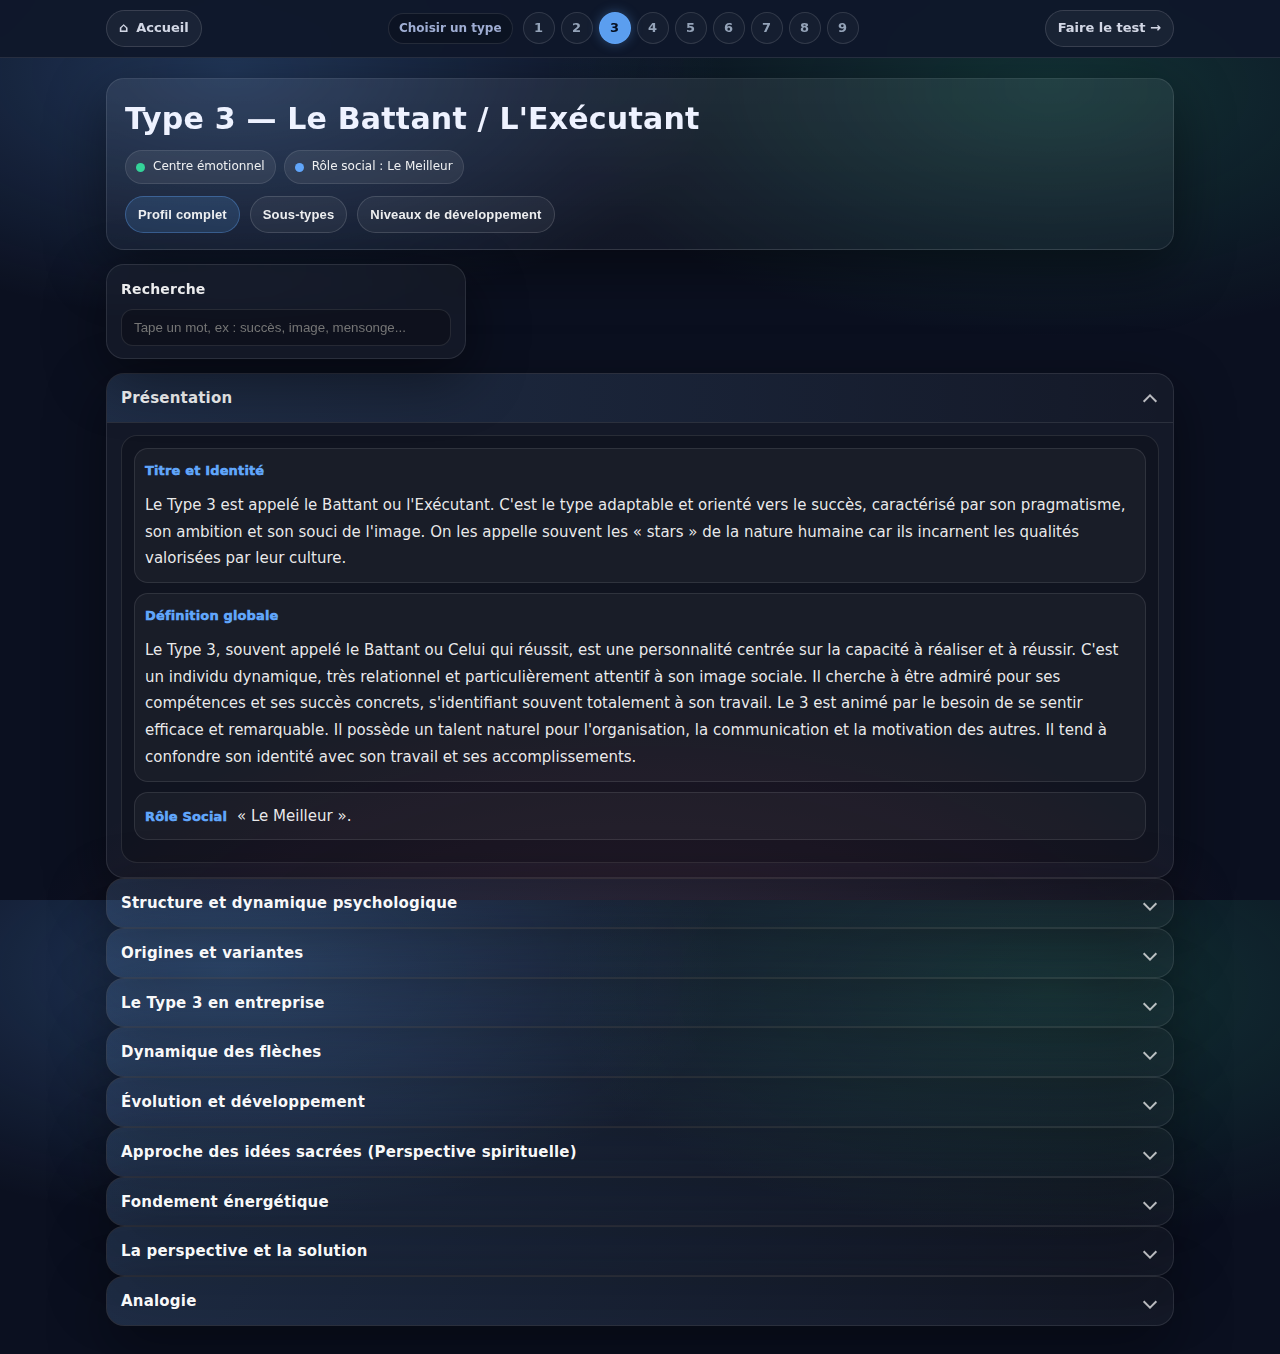
<file: profils/type3.html>
<!doctype html>
<html lang="fr">
<head>
  <meta charset="utf-8" />
  <meta name="viewport" content="width=device-width,initial-scale=1" />
  <title>Type 3 — Profil complet</title>
  <!-- Google tag (gtag.js) -->
<script async src="https://www.googletagmanager.com/gtag/js?id=G-1XYJK71TC4"></script>
<script>
  window.dataLayer = window.dataLayer || [];
  function gtag(){dataLayer.push(arguments);}
  gtag('js', new Date());

  gtag('config', 'G-1XYJK71TC4');
</script>
  <style>
    :root{
      --bg:#0b1020;
      --card:#0f1731;
      --line:rgba(255,255,255,.10);
      --text:#eef2ff;
      --muted:#a8b6dd;
      --blue:#60a5fa;
      --green:#34d399; /* Pour le Type 3, on pourrait mettre du jaune/or, mais je garde la charte unifiée */
      --shadow: 0 18px 60px rgba(0,0,0,.45);
      --radius:18px;
    }
    *{box-sizing:border-box}
    html,body{height:100%}
    body{
      margin:0;
      font-family: ui-sans-serif, system-ui, -apple-system, Segoe UI, Roboto, Arial, Noto Sans, sans-serif;
      background:
        radial-gradient(900px 450px at 18% 8%, rgba(96,165,250,.26), transparent 55%),
        radial-gradient(900px 450px at 82% 10%, rgba(52,211,153,.18), transparent 55%),
        radial-gradient(1100px 600px at 50% 115%, rgba(244,63,94,.15), transparent 60%),
        var(--bg);
      color:var(--text);
      line-height:1.45;
    }

    /* --- DEBUT MODIFICATIONS DU MENU (CALQUÉ SUR TYPE 1) --- */
    .type-nav {
      background: rgba(15, 23, 42, 0.95);
      border-bottom: 1px solid rgba(255,255,255,0.1);
      position: sticky; top: 0; z-index: 1000;
      backdrop-filter: blur(10px);
      padding: 10px 0;
      margin-bottom: 20px;
    }
    .nav-container {
      max-width: 1100px; margin: 0 auto; padding: 0 16px;
      display: flex; justify-content: space-between; align-items: center;
      gap: 12px;
    }
    
    .nav-pill {
      display: inline-flex;
      align-items: center;
      gap: 8px;
      padding: 8px 12px;
      border-radius: 999px;
      border: 1px solid rgba(255,255,255,.14);
      background: rgba(255,255,255,.05);
      color: rgba(238,242,255,.92);
      font-weight: 800;
      text-decoration: none;
      font-size: 13px;
      opacity: .95;
      transition: .18s ease;
      white-space: nowrap;
    }
    .nav-pill:hover {
      border-color: rgba(96,165,250,.45);
      background: rgba(96,165,250,.10);
      color: #fff;
      transform: translateY(-1px);
    }

    .type-center {
      display: flex;
      align-items: center;
      gap: 10px;
      flex-wrap: wrap;
      justify-content: center;
    }
    .type-label {
      font-size: 12px;
      font-weight: 900;
      color: rgba(168,182,221,.95);
      border: 1px solid rgba(255,255,255,.10);
      background: rgba(0,0,0,.18);
      padding: 6px 10px;
      border-radius: 999px;
    }

    .type-links { display: flex; gap: 6px; flex-wrap: wrap; justify-content: center; }
    .t-link {
      width: 32px; height: 32px; display: flex; align-items: center; justify-content: center;
      border-radius: 50%; border: 1px solid rgba(255,255,255,0.12);
      color: #94a3b8; font-weight: 900; text-decoration: none; transition: 0.2s;
      font-size: 13px; background: rgba(255,255,255,0.03);
    }
    .t-link:hover { border-color: var(--blue); color: #fff; background: rgba(96,165,250,0.1); }
    .t-link.active { 
      background: rgba(96,165,250,.95);
      color: #061022;
      border-color: rgba(96,165,250,.95);
      box-shadow: 0 0 12px rgba(96,165,250,0.35);
    }
    /* --- FIN MODIFICATIONS DU MENU --- */

    .wrap{max-width:1100px;margin:0 auto;padding:0 16px 28px}

    .top{
      display:flex;
      gap:14px;
      align-items:stretch;
      justify-content:space-between;
      flex-wrap:wrap;
      margin-bottom:14px;
    }

    .hero{
      flex:1 1 700px;
      background:linear-gradient(180deg, rgba(255,255,255,.07), rgba(255,255,255,.03));
      border:1px solid var(--line);
      box-shadow:var(--shadow);
      border-radius:var(--radius);
      padding:18px 18px 16px;
      backdrop-filter: blur(10px);
    }
    .hero h1{
      margin:0 0 10px;
      font-size:clamp(22px, 3vw, 30px);
      letter-spacing:.2px;
    }

    .chips{display:flex;gap:8px;flex-wrap:wrap}
    .chip{
      display:inline-flex;
      align-items:center;
      gap:8px;
      background:rgba(255,255,255,.07);
      border:1px solid var(--line);
      padding:7px 10px;
      border-radius:999px;
      font-size:12px;
      color:rgba(255,255,255,.92);
      white-space:nowrap;
    }
    span.dot{width:9px;height:9px;border-radius:50%}

    .side{
      flex:0 1 360px;
      display:grid;
      gap:12px;
      align-content:start;
    }
    .card{
      background:rgba(255,255,255,.04);
      border:1px solid var(--line);
      border-radius:var(--radius);
      box-shadow:var(--shadow);
      padding:14px 14px 12px;
      backdrop-filter: blur(10px);
    }
    .card h2{
      margin:0 0 10px;
      font-size:14px;
      letter-spacing:.2px;
      color:rgba(255,255,255,.92);
    }

    .tabs{
      display:flex;
      gap:10px;
      flex-wrap:wrap;
      margin:12px 0 0;
    }
    .tab{
      padding:10px 12px;
      border-radius:999px;
      border:1px solid rgba(255,255,255,.14);
      background:rgba(255,255,255,.05);
      color:rgba(255,255,255,.92);
      font-weight:900;
      font-size:13px;
      cursor:pointer;
      user-select:none;
      -webkit-tap-highlight-color: transparent;
    }
    .tab[aria-selected="true"]{
      background:rgba(96,165,250,.16);
      border-color:rgba(96,165,250,.35);
    }

    .grid{
      display:grid;
      grid-template-columns:1fr;
      gap:12px;
      margin-top:12px;
    }

    details{
      background:rgba(255,255,255,.04);
      border:1px solid var(--line);
      border-radius:var(--radius);
      box-shadow:var(--shadow);
      overflow:hidden;
    }
    summary{
      list-style:none;
      cursor:pointer;
      padding:14px 14px 12px;
      display:flex;
      align-items:center;
      justify-content:space-between;
      gap:12px;
      user-select:none;
      -webkit-tap-highlight-color: transparent;
      background:linear-gradient(90deg, rgba(96,165,250,.14), rgba(255,255,255,0));
    }
    summary::-webkit-details-marker{display:none}

    .sumTitle{display:flex;flex-direction:column;gap:0;min-width:0}
    .sumTitle b{
      font-size:15px;
      letter-spacing:.2px;
      color:rgba(255,255,255,.98);
      display:flex;
      gap:8px;
      align-items:center;
      flex-wrap:wrap;
    }
    .chev{
      width:10px;height:10px;
      border-right:2px solid rgba(255,255,255,.7);
      border-bottom:2px solid rgba(255,255,255,.7);
      transform:rotate(45deg);
      transition:.18s ease;
      margin-right:4px;
      flex:0 0 auto;
    }
    details[open] .chev{transform:rotate(225deg);margin-top:4px}

    .content{
      padding:12px 14px 14px;
      border-top:1px solid var(--line);
    }

    .block{
      background:rgba(0,0,0,.20);
      border:1px solid rgba(255,255,255,.10);
      border-radius:16px;
      padding:12px;
    }

    .raw{display:none}
    .rt{font-size:15px;line-height:1.78;color:rgba(255,255,255,.94)}
    .rt p{margin:0 0 10px;color:rgba(255,255,255,.92)}
    .rt .gap{height:10px}

    .rt .labelRow{
      display:flex;
      gap:10px;
      flex-wrap:wrap;
      align-items:baseline;
      margin:0 0 10px;
      padding:10px 10px;
      border-radius:14px;
      border:1px solid rgba(255,255,255,.10);
      background:rgba(255,255,255,.04);
    }
    .rt .label{
      color:var(--blue);
      font-weight:950;
      letter-spacing:.15px;
      font-size:13px;
      text-transform:none;
    }
    .rt .value{
      color:rgba(255,255,255,.92);
      font-size:15px;
      flex:1 1 auto;
      min-width:220px;
    }

    .rt .subhead{
      margin:2px 0 10px;
      padding:8px 10px;
      border-radius:12px;
      border:1px solid rgba(96,165,250,.20);
      background:linear-gradient(180deg, rgba(96,165,250,.10), rgba(0,0,0,.10));
      color:rgba(255,255,255,.96);
      font-weight:950;
      letter-spacing:.2px;
    }
    .rt .subhead .t{
      color:var(--blue);
      font-weight:950;
    }

    .rt ul{margin:0 0 10px 18px;padding:0}
    .rt li{margin:0 0 8px;color:rgba(255,255,255,.92)}
    .rt ul.dash{list-style-type:"-  "}
    .rt ul.arrow{list-style-type:"→  "}
    .rt ul.dot{list-style-type:"•  "}
    .rt li .k{
      color:var(--blue);
      font-weight:950;
    }

    .sectionHeader{
      display:flex;
      gap:10px;
      flex-wrap:wrap;
      align-items:center;
      margin:0 0 10px;
    }
    .badge{
      display:inline-flex;
      align-items:center;
      gap:8px;
      font-size:12px;
      padding:6px 10px;
      border-radius:999px;
      border:1px solid var(--line);
      background:rgba(255,255,255,.06);
      color:rgba(255,255,255,.92);
      width:fit-content;
      font-weight:900;
    }

    .btn, button, a.btn{
      cursor:pointer;
      border:1px solid rgba(255,255,255,.14);
      background:rgba(255,255,255,.06);
      color:rgba(255,255,255,.94);
      padding:10px 12px;
      border-radius:14px;
      font-weight:900;
      letter-spacing:.15px;
      text-decoration:none;
      display:inline-flex;
      align-items:center;
      justify-content:center;
      gap:8px;
      transition:transform .08s ease, background .12s ease, border-color .12s ease;
      user-select:none;
      -webkit-tap-highlight-color: transparent;
    }
    .btn:hover, button:hover{
      background:rgba(255,255,255,.10);
      border-color:rgba(255,255,255,.22);
      transform:translateY(-1px);
    }
    .btn:active, button:active{transform:translateY(0)}
    .btn.primary{
      background:rgba(96,165,250,.16);
      border-color:rgba(96,165,250,.35);
    }
    .btn.primary:hover{
      background:rgba(96,165,250,.20);
      border-color:rgba(96,165,250,.45);
    }

    .subtypeBtns{
      display:grid;
      grid-template-columns:repeat(3, minmax(0,1fr));
      gap:10px;
    }
    .subtypeBtns .btn{padding:12px}
    .subtypeBtns .btn.active{
      background:rgba(96,165,250,.16);
      border-color:rgba(96,165,250,.35);
      box-shadow: 0 0 0 4px rgba(96,165,250,.14);
    }
    @media (max-width: 860px){
      .subtypeBtns{grid-template-columns:1fr}
    }

    .rangeWrap{display:grid;gap:10px}
    .rangeLine{
      width:100%;
      padding:12px 12px 10px;
      border:1px solid var(--line);
      background:rgba(0,0,0,.20);
      border-radius:16px;
    }
    input[type=range]{width:100%;margin:10px 0 0;accent-color: var(--green)}
    .trackLabel{
      display:flex;
      justify-content:space-between;
      gap:10px;
      font-size:11px;
      color:var(--muted);
      font-weight:900;
    }
    .bandPills{display:flex;gap:8px;flex-wrap:wrap;margin-top:10px}
    .pill{
      display:inline-flex;align-items:center;gap:8px;
      padding:6px 10px;
      border-radius:999px;
      border:1px solid var(--line);
      background:rgba(255,255,255,.05);
      font-size:12px;
      color:rgba(255,255,255,.92);
      font-weight:900;
    }

    .bottomBar{
      position:fixed;
      left:0;right:0;bottom:0;
      background:rgba(8,12,24,.86);
      border-top:1px solid rgba(255,255,255,.10);
      backdrop-filter: blur(12px);
      padding:10px 12px;
      z-index:999;
    }
    .barInner{
      max-width:1100px;
      margin:0 auto;
      display:flex;
      gap:10px;
      align-items:center;
      justify-content:space-between;
      flex-wrap:wrap;
    }
    .barBtns{display:flex;gap:10px;flex-wrap:wrap;align-items:center}
    .barInfo{color:var(--muted);font-size:12px;font-weight:900}

    .modal{
      position:fixed;
      inset:0;
      display:none;
      align-items:flex-end;
      justify-content:center;
      z-index:2000;
      padding:18px;
      background:rgba(0,0,0,.55);
      backdrop-filter: blur(10px);
    }
    .modal[aria-hidden="false"]{display:flex}
    .sheet{
      width:min(980px, 100%);
      max-height:86vh;
      overflow:auto;
      border-radius:22px;
      border:1px solid rgba(255,255,255,.12);
      background:linear-gradient(180deg, rgba(255,255,255,.06), rgba(0,0,0,.22));
      box-shadow:0 25px 90px rgba(0,0,0,.65);
    }
    .sheetHeader{
      position:sticky;
      top:0;
      z-index:1;
      background:rgba(10,14,28,.78);
      backdrop-filter: blur(12px);
      border-bottom:1px solid rgba(255,255,255,.10);
      padding:12px 14px;
      display:flex;
      gap:10px;
      align-items:center;
      justify-content:space-between;
      flex-wrap:wrap;
    }
    .sheetHeader .title{display:flex;flex-direction:column;gap:2px;min-width:0}
    .sheetHeader .title b{font-size:15px;letter-spacing:.2px;color:rgba(255,255,255,.96)}
    .sheetHeader .title span{color:var(--muted);font-size:12px;font-weight:900;overflow:hidden;text-overflow:ellipsis;white-space:nowrap}
    .sheetBody{padding:14px}
    .cols{display:grid;grid-template-columns:repeat(3, minmax(0,1fr));gap:12px}
    @media (max-width: 980px){.cols{grid-template-columns:1fr}}
    .bottomBar{display:none!important}
  </style>
</head>

<body>

  <nav class="type-nav">
    <div class="nav-container">
      <a href="../index.html" class="nav-pill"><span>⌂</span> Accueil</a>

      <div class="type-center" aria-label="Choisir un type">
        <span class="type-label">Choisir un type</span>
        <div class="type-links">
          <a href="type1.html" class="t-link">1</a>
          <a href="type2.html" class="t-link">2</a>
          <a href="type3.html" class="t-link active" aria-current="page">3</a>
          <a href="type4.html" class="t-link">4</a>
          <a href="type5.html" class="t-link">5</a>
          <a href="type6.html" class="t-link">6</a>
          <a href="type7.html" class="t-link">7</a>
          <a href="type8.html" class="t-link">8</a>
          <a href="type9.html" class="t-link">9</a>
        </div>
      </div>

      <a href="../test-enneagramme-sans-indice.html" class="nav-pill">Faire le test →</a>
    </div>
  </nav>

  <div class="wrap" id="top">
    <div class="top">
      <div class="hero">
        <h1 id="pageTitle">Type 3 — Le Battant / L'Exécutant</h1>

        <div class="chips" id="chips">
          <span class="chip"><span class="dot" style="background:var(--green)"></span>Centre émotionnel</span>
          <span class="chip"><span class="dot" style="background:var(--blue)"></span>Rôle social : Le Meilleur</span>
          <span class="chip" id="top3Chip" style="display:none"><span class="dot" style="background:#f59e0b"></span><span id="top3Text"></span></span>
        </div>

        <div class="tabs" role="tablist" aria-label="Onglets">
          <button class="tab" id="tab-profil" role="tab" aria-selected="true" aria-controls="panel-profil">Profil complet</button>
          <button class="tab" id="tab-soustypes" role="tab" aria-selected="false" aria-controls="panel-soustypes">Sous-types</button>
          <button class="tab" id="tab-niveaux" role="tab" aria-selected="false" aria-controls="panel-niveaux">Niveaux de développement</button>
        </div>
      </div>

      <div class="side">
        <div class="card">
          <h2>Recherche</h2>
          <input id="search" type="search" placeholder="Tape un mot, ex : succès, image, mensonge..." style="width:100%;appearance:none;background:rgba(0,0,0,.25);border:1px solid var(--line);border-radius:12px;padding:10px 12px;color:var(--text);outline:none" />
        </div>
      </div>
    </div>

    <div class="grid">
      <section id="panel-profil" role="tabpanel" aria-labelledby="tab-profil">
        <details open data-search>
          <summary>
            <div class="sumTitle"><b>Présentation</b></div>
            <span class="chev"></span>
          </summary>
          <div class="content">
            <div class="block rich">
              <pre class="raw">Titre et Identité : Le Type 3 est appelé le Battant ou l'Exécutant. C'est le type adaptable et orienté vers le succès, caractérisé par son pragmatisme, son ambition et son souci de l'image. On les appelle souvent les « stars » de la nature humaine car ils incarnent les qualités valorisées par leur culture.
Définition globale : Le Type 3, souvent appelé le Battant ou Celui qui réussit, est une personnalité centrée sur la capacité à réaliser et à réussir. C'est un individu dynamique, très relationnel et particulièrement attentif à son image sociale. Il cherche à être admiré pour ses compétences et ses succès concrets, s'identifiant souvent totalement à son travail. Le 3 est animé par le besoin de se sentir efficace et remarquable. Il possède un talent naturel pour l'organisation, la communication et la motivation des autres. Il tend à confondre son identité avec son travail et ses accomplissements.
Rôle Social : « Le Meilleur ».</pre>
              <div class="rt"></div>
            </div>
          </div>
        </details>

        <details data-search>
          <summary>
            <div class="sumTitle"><b>Structure et dynamique psychologique</b></div>
            <span class="chev"></span>
          </summary>
          <div class="content">
            <div class="block rich">
              <pre class="raw">Centre d'intelligence
Le Type 3 appartient au centre émotionnel, qu'il utilise à la fois vers l'intérieur et l'extérieur pour chercher un équilibre. Paradoxalement, il réprime ce même centre, ce qui l'amène à mal connaître ses propres émotions. Il privilégie le centre Émotionnel (utilisé pour maintenir l'équilibre entre l'intérieur et l'extérieur), mais paradoxalement, il le réprime pour ne pas freiner sa productivité.
Hiérarchie des centres :
* Centre Préféré : Émotionnel (Utilisation intérieure/extérieure)
* Centre de Support : Instinctif
* Centre Réprimé : Mental (Note : Le centre émotionnel est également considéré comme réprimé chez le 3 car il cherche à l'équilibrer)
Orientation
Capacité à réaliser et à réussir.
Compulsion
Éviter les échecs.
Passion et Fixation
* Passion (Cœur) : Le Mensonge (ou Tromperie). Il s'agit d'un mensonge "sincère" envers lui-même, où il finit par croire au rôle social qu'il joue au détriment de son être réel. C'est avant tout un mensonge envers soi-même, en se faisant croire que l'on est l'image de succès que l'on projette.
* Fixation (Tête) : La Vanité et le Succès. Il court après l'admiration et les marques extérieures de réussite. La Vanité et la poursuite du succès comme preuve de sa valeur.
Mécanisme de défense
L'identification. Le 3 s'identifie aux normes sociales et à son rôle professionnel pour masquer ses doutes ou ses sentiments pénibles. Le 3 s'identifie si complètement à son rôle social et à ses succès qu'il en oublie son être véritable pour ne pas ressentir de sentiments pénibles comme la peur ou l'incertitude.
Peurs et Désirs fondamentaux
* Peur de base : Être sans valeur ou sans intérêt intrinsèque en dehors de ses réalisations.
* Désir de base : Se sentir estimé, accepté et désirable.
* Message du Surmoi : « Tu es bien ou correct si tu réussis et que les autres ont une bonne opinion de toi ».</pre>
              <div class="rt"></div>
            </div>
          </div>
        </details>

        <details data-search>
          <summary>
            <div class="sumTitle"><b>Origines et variantes</b></div>
            <span class="chev"></span>
          </summary>
          <div class="content">
            <div class="block rich">
              <pre class="raw">Le Schéma de l'enfance
L'enfant 3 a souvent ressenti qu'il n'était pas valorisé pour lui-même mais pour ce qu'il faisait. Il a développé un lien profond avec la figure nourricière (souvent la mère) en cherchant à répondre à ses attentes pour être aimé. Il a appris à jouer le rôle du « héros de la famille ».
Les Sous-types d'Ailes
* 3w2 (Le Charmeur) : Plus extraverti, amical, encourageant et soucieux d'être aimé.
* 3w4 (Le Professionnel) : Plus sérieux, axé sur le travail, la compétence et l'intégrité professionnelle.
Les trois sous-types instinctifs
* Conservation (Accumulation) : Le « Bourreau de travail ». Il cherche à assurer sa sécurité par l'accumulation d'argent et d'objets coûteux ou luxueux qui symbolisent sa réussite. Cherche la sécurité par l'accumulation financière et matérielle.
* Social (Prestige) : Le « Chercheur de statut ». Il accorde une importance capitale au prestige et au fait d'appartenir à des groupes ou entreprises valorisants pour provoquer l'admiration. Veut être reconnu comme le meilleur dans son groupe ou sa profession.
* Sexuel (Masculinité / Féminité) : La « Star » ou la perle rare. Il cherche à incarner l'idéal masculin ou féminin selon les critères sociaux en vigueur pour être considéré comme un partenaire idéal. Cherche à incarner l'idéal de désirabilité pour attirer un partenaire.</pre>
              <div class="rt"></div>
            </div>
          </div>
        </details>

        <details data-search>
          <summary>
            <div class="sumTitle"><b>Le Type 3 en entreprise</b></div>
            <span class="chev"></span>
          </summary>
          <div class="content">
            <div class="block rich">
              <pre class="raw">Profil professionnel
Le 3 est un travailleur acharné, efficace et pragmatique. Il supporte très bien la pression et sait mener plusieurs tâches de front. Il privilégie souvent la quantité et le résultat visible au détriment des détails ou des procédures.
Style de management
C'est un dirigeant naturel qui entraîne son équipe par son enthousiasme. Il fixe des buts clairs et délègue facilement, mais peut instaurer une compétition interne pour stimuler la productivité.
Style de communication
Son style est qualifié de « Propagande ». Il est persuasif, chaleureux et s'adapte comme un caméléon à son interlocuteur pour "vendre" ses projets ou son image.
Points de vigilance
Il risque l'épuisement (burn-out) par hyperactivité et peut négliger sa santé ou sa vie privée. Sa compétitivité excessive peut également créer des rivalités au sein de son équipe.</pre>
              <div class="rt"></div>
            </div>
          </div>
        </details>

        <details data-search>
          <summary>
            <div class="sumTitle"><b>Dynamique des flèches</b></div>
            <span class="chev"></span>
          </summary>
          <div class="content">
            <div class="block rich">
              <pre class="raw">Réaction au Stress (Désintégration)
Vers le Type 9. Le 3 devient alors apathique, désengagé, procrastinateur et se perd dans des routines inutiles.
Chemin d'Intégration (Croissance)
Vers le Type 6. Le 3 apprend à s'engager envers les autres, devient plus loyal, coopératif et trouve une sécurité intérieure au lieu de chercher l'admiration.</pre>
              <div class="rt"></div>
            </div>
          </div>
        </details>

        <details data-search>
          <summary>
            <div class="sumTitle"><b>Évolution et développement</b></div>
            <span class="chev"></span>
          </summary>
          <div class="content">
            <div class="block rich">
              <pre class="raw">Points d'amélioration à travailler
* Apprendre à ralentir et à respecter le rythme des autres.
* S'intéresser au long terme plutôt qu'aux profits immédiats.
* Reconnaître la part des autres dans ses succès et être plus attentif à leurs besoins.
* Identifier ses vrais buts personnels au-delà de la reconnaissance sociale.
* Développer sa créativité sans public et partager ses vulnérabilités avec des amis de confiance.
Pratiques suggérées et Attitudes de Guérison
Pratiquer la méditation pour « simplement être ». Se dire : « Peut-être que je n'ai pas besoin d'être le meilleur. Peut-être que les gens m'accepteront tel que je suis ».
Intégration (Idée supérieure et Vertu)
En se libérant de sa compulsion, le Type 3 s'intègre vers le Type 6 (ou le Type 9).
* Essence : L'état où la personnalité exprime ses potentialités réelles, libérée de la recherche d'image.
* Idée supérieure : L'Espérance (ou l'Harmonie Sacrée, la Loi Sacrée). Il réalise qu'il n'a pas besoin de tout forcer par lui-même et que le succès peut advenir naturellement. C'est la conscience que tout l'univers fonctionne comme une unité dynamique et interconnectée. Confiance que l'univers se déploie harmonieusement.
* Vertu : La Vérité. Il devient capable d'être authentique et de montrer qui il est réellement, acceptant ses échecs comme des éléments ordinaires de la vie. Authenticité totale.</pre>
              <div class="rt"></div>
            </div>
          </div>
        </details>

        <details data-search>
          <summary>
            <div class="sumTitle"><b>Approche des idées sacrées (Perspective spirituelle)</b></div>
            <span class="chev"></span>
          </summary>
          <div class="content">
            <div class="block rich">
              <pre class="raw">L'Idée sacrée
L'Harmonie Sacrée, la Loi Sacrée ou l'Espérance Sacrée. C'est la conscience que tout l'univers fonctionne comme une unité dynamique et interconnectée.
L'Illusion Spécifique
L'Acteur séparé. La conviction que l'on peut agir de façon indépendante et isolée du reste de l'univers.
La Difficulté Spécifique
L'Impuissance. Un sentiment profond d'inadéquation et d'incapacité résultant d'un manque de soutien environnemental filtré par l'illusion d'autonomie.
La Réaction Spécifique
La Lutte. Une activité agitée, compulsive et réactive pour prouver sa capacité et cacher son impuissance.
Le Noyau de la Fixation
Le complexe formé par le sentiment d'impuissance et la réaction de lutte incessante pour réussir.</pre>
              <div class="rt"></div>
            </div>
          </div>
        </details>

        <details data-search>
          <summary>
            <div class="sumTitle"><b>Fondement énergétique</b></div>
            <span class="chev"></span>
          </summary>
          <div class="content">
            <div class="block rich">
              <pre class="raw">La Confiance Fondamentale
La certitude que le flux de la réalité est intrinsèquement optimal et qu'on n'a pas besoin de « forcer » les choses.
La Lumière du jour Vivante
La perception de la réalité comme un temps réel fluide, où chaque moment est une création nouvelle et harmonieuse.</pre>
              <div class="rt"></div>
            </div>
          </div>
        </details>

        <details data-search>
          <summary>
            <div class="sumTitle"><b>La perspective et la solution</b></div>
            <span class="chev"></span>
          </summary>
          <div class="content">
            <div class="block rich">
              <pre class="raw">L'Idée Sacrée comme Psycho-catalyseur
Elle dissout la vanité en montrant que l'action est un processus universel dont l'individu n'est qu'une partie.
Rétablir la Confiance Fondamentale
Cela passe par l'acceptation de son impuissance existentielle, qui est en fait une forme d'humilité ouvrant la porte à l'action de l'Être.
L'Abandon
Cesser de manipuler son expérience pour « paraître » et se laisser porter par le mouvement naturel de la vie.
La Poussée Optimisante
Reconnaître que la réalité possède une intelligence intrinsèque qui guide naturellement l'âme vers l'harmonie si l'on arrête de lutter.</pre>
              <div class="rt"></div>
            </div>
          </div>
        </details>

        <details data-search>
          <summary>
            <div class="sumTitle"><b>Analogie</b></div>
            <span class="chev"></span>
          </summary>
          <div class="content">
            <div class="block rich">
              <pre class="raw">Le Type 3 est souvent comparé à un caméléon. Comme cet animal change de couleur selon son environnement, le 3 modifie son apparence, son discours et ses attitudes en fonction des attentes de son public pour toujours paraître sous son meilleur jour et garantir sa réussite.
L'ego du 3 : Comme un acteur si convaincu par son rôle qu'il a oublié son nom véritable ; l'Essence est le retour à la simplicité d'être soi-même.
Le Type 3 est comme les pixels sur un écran de télévision : On croit voir une personne courir (l'acteur séparé), mais en réalité, c'est tout l'écran qui change de configuration en même temps de façon harmonieuse (la Loi Sacrée).</pre>
              <div class="rt"></div>
            </div>
          </div>
        </details>
      </section>

      <section id="panel-soustypes" role="tabpanel" aria-labelledby="tab-soustypes" hidden>
        <details open data-search>
          <summary>
            <div class="sumTitle"><b>Structure de base</b></div>
            <span class="chev"></span>
          </summary>
          <div class="content">
            <div class="block rich">
              <pre class="raw">LE type et sous types

Présentation générale du Type 3 : La structure de base
* Blessure : Un jour, alors qu'il exprimait une émotion, l'enfant a estimé qu'il n'était pas entendu et ne serait jamais aimé pour son « vrai moi ». Il renonce alors à son essence pour espérer être aimé pour ses résultats et ses accomplissements.
* Passion : La tromperie (duperie) et la vanité. La tromperie consiste à arranger la vérité pour donner la meilleure image possible de succès. La vanité est le fait de se passionner pour cette image de soi, en substituant le « moi » au profit d'une apparence extérieure dynamique et efficace.
* Mécanisme de défense privilégié : L'identification. Le Trois évite l'échec en incarnant le rôle synonyme de succès aux yeux des autres. Il peut passer du rôle de père parfait à celui d'homme d'affaires performant dans la même journée, au point de ne plus savoir qui il est sous ces étiquettes.

Items de présentation spécifique pour chaque sous-type</pre>
              <div class="rt"></div>
            </div>

            <div class="sectionHeader" style="margin-top:12px">
              <span class="badge"><span class="dot" style="background:var(--blue)"></span>Choisir un sous-type</span>
              <button class="btn" id="compareBtn" type="button">Comparer les 3 sous-types</button>
            </div>

            <div class="subtypeBtns">
              <button class="btn" id="btn-survie" type="button">SURVIE</button>
              <button class="btn" id="btn-tete" type="button">TÊTE-À-TÊTE</button>
              <button class="btn" id="btn-social" type="button">SOCIAL</button>
            </div>
          </div>
        </details>

        <details data-search>
          <summary>
            <div class="sumTitle"><b>Sous-type SURVIE</b></div>
            <span class="chev"></span>
          </summary>
          <div class="content">
            <div class="block rich">
              <pre class="raw">1. Le sous-type SURVIE
* Titre du sous-type : Le Profil Trois Survie.
* Équation des préoccupations : Préoccupation Trois (l'action, la réussite, l'image) + Préoccupations Survie (la maison, la sécurité et la matérialité) = SÉCURITÉ.
* Comportement / Description du fonctionnement : Il met son dynamisme au service de l'acquisition de biens matériels et d'argent, car cela le rassure sur l'avenir. Il est prêt à de grands sacrifices pour obtenir un emploi stable. Il a tendance à confondre l'aisance financière avec le plaisir émotionnel.
* Le paradoxe : Aucune réussite matérielle ne suffit jamais à rassurer son insécurité foncière.
* Métaphore : L'Entrepreneur.
* Signaux d'alerte du type : Trop de préoccupations sur le travail, trop de stress/pression, besoin excessif de reconnaissance, course permanente après le temps.
* Signaux d'alerte du sous-type : Attention excessive à la sécurité, trop de temps au travail, préoccupations matérielles envahissantes, répétition de soirées routinières.
* Témoignage (Martin) :
    * Type : Apprécie son sens de l'efficacité et son talent pour convaincre.
    * Sous-type : Apprécie sa capacité de travail et son besoin d'entretenir son corps.
    * Combinaison : Se sent fier d'apporter confort et sécurité financière à sa famille, même s'il est souvent en déplacement.
* Référence cinématographique : Sommersby (le héros change d'identité pour incarner une version de lui-même plus valorisante et authentique dans une ferme).</pre>
              <div class="rt"></div>
            </div>
          </div>
        </details>

        <details data-search>
          <summary>
            <div class="sumTitle"><b>Sous-type TÊTE-À-TÊTE</b></div>
            <span class="chev"></span>
          </summary>
          <div class="content">
            <div class="block rich">
              <pre class="raw">2. Le sous-type TÊTE-À-TÊTE
* Titre du sous-type : Le Profil Trois Tête-à-tête.
* Équation des préoccupations : Préoccupation Trois (l'action, la réussite, l'image) + Préoccupation Tête-à-tête (focalisation sur le partenaire) = MASCULIN/FÉMININ.
* Comportement / Description du fonctionnement : Il utilise la séduction pour créer un lien et gagner l'approbation. Il tend à exagérer sa masculinité ou sa féminité pour devenir le « compagnon idéal ». Il possède un fort esprit de compétition, vivant la relation ou le travail comme un défi en face-à-face où il doit gagner.
* Le paradoxe : Incarner l'image désirée par l'autre n'est pas le meilleur garant d'une relation durable et authentique.
* Métaphore : L'Acteur de cinéma.
* Signaux d'alerte du type : (Identiques) Stress, pression, besoin de reconnaissance, course contre le temps.
* Signaux d'alerte du sous-type : Zèle à prouver sa passion, attention traquante sur le partenaire, manque de vision panoramique, rivalité avec les autres centres d'intérêt du conjoint.
* Témoignage (Charlotte) :
    * Type : Apprécie sa grande capacité d'adaptation et son optimisme.
    * Sous-type : Apprécie la jouissance des rencontres intenses et le jeu de conquête.
    * Combinaison : Utilise sa féminité pour mettre en confiance ses clients en thérapie, appréciant d'être vue comme une professionnelle séduisante.
* Référence cinématographique : Autant en emporte le Vent (Scarlett O’Hara utilise tous ses atours et son regard pour convaincre et séduire son entourage).</pre>
              <div class="rt"></div>
            </div>
          </div>
        </details>

        <details data-search>
          <summary>
            <div class="sumTitle"><b>Sous-type SOCIAL</b></div>
            <span class="chev"></span>
          </summary>
          <div class="content">
            <div class="block rich">
              <pre class="raw">3. Le sous-type SOCIAL
* Titre du sous-type : Le Profil Trois Social.
* Équation des préoccupations : Préoccupation Trois (l'action, la réussite, l'image) + Préoccupations Sociales (focalisation sur les amis, les groupes) = PRESTIGE.
* Comportement / Description du fonctionnement : Son estime de soi dépend de sa réputation et de son statut au sein du groupe. Il veut être admiré et devenir le moteur de l'organisation. Il est très sensible aux titres, aux diplômes et aux relations influentes (le carnet d'adresses).
* Le paradoxe : Gagner en prestige social ne le rapproche pas de son « vrai moi » et peut mener à l'échec intérieur.
* Métaphore : Le Politique.
* Signaux d'alerte du type : (Identiques) Préoccupations de travail, stress, besoin de reconnaissance, course contre le temps.
* Signaux d'alerte du sous-type : Souci excessif d'être reconnu, trop de temps en relations sociales, participation boulimique à des clubs, dévouement excessif à une cause.
* Témoignage (Pierre) :
    * Type : Apprécie de mener plusieurs carrières de front (dirigeant, artiste, thérapeute) sans s'ennuyer.
    * Sous-type : Aime s'intéresser à « qui fait quoi » pour s'introduire dans de nouveaux secteurs.
    * Combinaison : Apprécie de briller en public et d'utiliser son leadership pour convaincre le groupe du meilleur chemin à suivre.
* Référence cinématographique : Ridicule (illustre Versailles et le ridicule des codes sociaux où il faut briller par l'esprit pour ne pas être exclu).</pre>
              <div class="rt"></div>
            </div>
          </div>
        </details>
      </section>

      <section id="panel-niveaux" role="tabpanel" aria-labelledby="tab-niveaux" hidden>
        <details open data-search>
          <summary>
            <div class="sumTitle"><b>Définition + continuum</b></div>
            <span class="chev"></span>
          </summary>
          <div class="content">
            <div class="block rich">
              <pre class="raw">Les 9 niveaux de Développement
Le niveau de développement est défini comme une mesure du degré d'identification d'une personne avec sa structure de personnalité, servant ainsi d'indicateur de son degré de liberté, de conscience et de santé psychologique. À leur niveau le plus simple, ils constituent un barème permettant d'évaluer si un individu est sur la défensive et fermé, ou au contraire libéré et ouvert.
Les niveaux de développement du Type 3 (l'Altruiste ou le Battant) mesurent le degré d'identification d'une personne avec sa structure de personnalité et son image de soi. Ce continuum représente une échelle de liberté psychologique : plus on monte, plus on est authentique et libre ; plus on descend, plus on devient un "automate" de sa propre image de succès.</pre>
              <div class="rt"></div>
            </div>

            <div class="sectionHeader" style="margin-top:12px">
              <span class="badge"><span class="dot" id="levelDot" style="background:var(--green)"></span><span id="levelBadge">Niveau 1 • Sain</span></span>
            </div>

            <div class="rangeWrap">
              <div class="rangeLine">
                <div class="trackLabel"><span>1</span><span>9</span></div>
                <input id="levelRange" type="range" min="1" max="9" step="1" value="1" />
                <div class="bandPills">
                  <span class="pill"><span class="dot" style="background:#22c55e"></span>Plage saine (1 à 3)</span>
                  <span class="pill"><span class="dot" style="background:#f59e0b"></span>Plage moyenne (4 à 6)</span>
                  <span class="pill"><span class="dot" style="background:#ef4444"></span>Plage malsaine (7 à 9)</span>
                </div>
              </div>

              <div class="block" style="background:rgba(255,255,255,.03)">
                <div class="rt" id="levelTextRT"></div>
              </div>
            </div>
          </div>
        </details>

        <details data-search>
          <summary>
            <div class="sumTitle"><b>Niveaux 1 à 9</b></div>
            <span class="chev"></span>
          </summary>
          <div class="content">
            <div class="block rich">
              <pre class="raw">La Plage Saine : L'Authenticité et l'Excellence (Niveaux 1 à 3)
À ces niveaux, le Type 3 est capable de se valoriser pour ce qu'il est, et non plus seulement pour ce qu'il fait.
* Niveau 1 : Dirigé de l'intérieur et authentique. Le 3 abandonne la croyance que sa valeur dépend de l'admiration des autres. Il découvre son identité réelle et ses désirs profonds, devenant authentique, modeste et bienveillant.
* Niveau 2 : Adaptable et admirable. Il se concentre sur les qualités valorisées par son entourage pour se sentir "valable". Son image de soi est : « Je suis exceptionnel, compétent et j'ai un potentiel illimité ».
* Niveau 3 : Orienté vers les objectifs et s'améliorant. Il renforce son image en développant réellement ses talents. Il devient un modèle inspirant, efficace et discipliné, capable de motiver les autres par son exemple.
La Plage Moyenne : La Performance et l'Image (Niveaux 4 à 6)
C'est ici que le Type 3 commence à s'aliéner de lui-même pour satisfaire les attentes extérieures.
* Niveau 4 : Orienté vers le succès et performant. Il craint d'être éclipsé par les autres. Il commence à se pousser sans relâche pour se distinguer et obtenir de l'attention par le surpassement constant.
* Niveau 5 : Soucieux de son image et expédient. Il a peur de perdre l'estime des autres. Il travaille frénétiquement à cultiver l'image la plus séduisante possible, cachant ses doutes derrière un masque de "professionnel cool".
* Niveau 6 : Auto-promotion et grandiose. Il craint de passer inaperçu s'il n'est pas "énorme". Il commence à se vanter, devient compétitif et arrogant pour protéger une estime de soi devenue fragile et narcissique.
La Plage Malsaine : La Tromperie et le Désespoir (Niveaux 7 à 9)
À ce stade, le Type 3 perd le contrôle et sa personnalité se fragmente face au sentiment d'échec.
* Niveau 7 : Sans principes et trompeur. Il craint que ses succès ne soient vides ou frauduleux. Pour sauver les apparences, il commence à mentir effrontément à lui-même et aux autres, se sentant vide et déprimé intérieurement.
* Niveau 8 : Duplicité et opportunisme. Désespéré d'obtenir de l'attention, il invente des histoires ou des stratagèmes pour cacher sa détérioration psychologique. Il est prêt à tout pour que personne ne voie ses erreurs.
* Niveau 9 : Monomaniaque et implacable. Il sent qu'il ne peut plus regagner l'admiration de ses proches. Il peut perdre le contrôle de sa rage réprimée et chercher à se venger de ceux qui, selon lui, l'ont rejeté ou "humilié".</pre>
              <div class="rt"></div>
            </div>
          </div>
        </details>

        <details data-search>
          <summary>
            <div class="sumTitle"><b>Signaux d’alerte</b></div>
            <span class="chev"></span>
          </summary>
          <div class="content">
            <div class="block rich">
              <pre class="raw">Signaux d'Alerte
* Signal d'Éveil : Commencer à croire que sa valeur dépend exclusivement de son succès.
* Signal d'Alarme : La peur que ses succès soient vides ou que ses prétentions soient démasquées comme frauduleuses.</pre>
              <div class="rt"></div>
            </div>
          </div>
        </details>

        <details data-search>
          <summary>
            <div class="sumTitle"><b>Défis de croissance</b></div>
            <span class="chev"></span>
          </summary>
          <div class="content">
            <div class="block rich">
              <pre class="raw">Les Défis de croissance
Apprendre à ralentir, s'intéresser au long terme, être attentif aux autres et identifier ses vrais buts personnels.</pre>
              <div class="rt"></div>
            </div>
          </div>
        </details>
      </section>
    </div>
  </div>

  <div class="bottomBar">
    <div class="barInner">
      <div class="barBtns">
        <a class="btn primary" id="backToTest" href="../test-enneagramme-sans-indice.html">Retour au test</a>
        <a class="btn" id="backToHome" href="../index.html">Retour accueil</a>
        <button class="btn" id="nextBtn" type="button">Suivant</button>
      </div>
      <div class="barInfo" id="barInfo">Type 3</div>
    </div>
  </div>

  <div class="modal" id="subtypeModal" aria-hidden="true">
    <div class="sheet" role="dialog" aria-modal="true" aria-label="Sous-type">
      <div class="sheetHeader">
        <div class="title">
          <b id="modalTitle">Sous-type</b>
          <span id="modalSub">Type 3</span>
        </div>
        <div>
          <button class="btn" id="closeModal" type="button">Fermer</button>
        </div>
      </div>
      <div class="sheetBody">
        <div class="block rich">
          <pre class="raw" id="modalRaw"></pre>
          <div class="rt" id="modalRT"></div>
        </div>
      </div>
    </div>
  </div>

  <div class="modal" id="compareModal" aria-hidden="true">
    <div class="sheet" role="dialog" aria-modal="true" aria-label="Comparer les sous-types">
      <div class="sheetHeader">
        <div class="title">
          <b>Comparer les 3 sous-types</b>
          <span>Type 3</span>
        </div>
        <div>
          <button class="btn" id="closeCompare" type="button">Fermer</button>
        </div>
      </div>
      <div class="sheetBody">
        <div class="cols">
          <div class="card" style="padding:12px;border-radius:18px">
            <h2 style="margin:0 0 10px">SURVIE</h2>
            <div class="block rich">
              <pre class="raw" id="cmpSurvieRaw"></pre>
              <div class="rt" id="cmpSurvieRT"></div>
            </div>
          </div>
          <div class="card" style="padding:12px;border-radius:18px">
            <h2 style="margin:0 0 10px">TÊTE-À-TÊTE</h2>
            <div class="block rich">
              <pre class="raw" id="cmpTeteRaw"></pre>
              <div class="rt" id="cmpTeteRT"></div>
            </div>
          </div>
          <div class="card" style="padding:12px;border-radius:18px">
            <h2 style="margin:0 0 10px">SOCIAL</h2>
            <div class="block rich">
              <pre class="raw" id="cmpSocialRaw"></pre>
              <div class="rt" id="cmpSocialRT"></div>
            </div>
          </div>
        </div>
      </div>
    </div>
  </div>

  <script>
    const qs = (s, el=document)=>el.querySelector(s);
    const qsa = (s, el=document)=>[...el.querySelectorAll(s)];

    function getParam(name){
      const u = new URL(location.href);
      return u.searchParams.get(name);
    }
    function setParam(name, value){
      const u = new URL(location.href);
      if(value === null || value === undefined || value === '') u.searchParams.delete(name);
      else u.searchParams.set(name, value);
      history.replaceState(null, '', u.toString());
    }
    function clamp(n,a,b){return Math.max(a, Math.min(b, n));}

    function levelColor(n){
      if(n<=3) return '#22c55e';
      if(n<=6) return '#f59e0b';
      return '#ef4444';
    }
    function levelBand(n){
      if(n<=3) return 'Sain';
      if(n<=6) return 'Moyen';
      return 'Malsain';
    }

    const LEVELS = [
      "Niveau 1 : Dirigé de l'intérieur et authentique. Le 3 abandonne la croyance que sa valeur dépend de l'admiration des autres. Il découvre son identité réelle et ses désirs profonds, devenant authentique, modeste et bienveillant.",
      "Niveau 2 : Adaptable et admirable. Il se concentre sur les qualités valorisées par son entourage pour se sentir \"valable\". Son image de soi est : « Je suis exceptionnel, compétent et j'ai un potentiel illimité ».",
      "Niveau 3 : Orienté vers les objectifs et s'améliorant. Il renforce son image en développant réellement ses talents. Il devient un modèle inspirant, efficace et discipliné, capable de motiver les autres par son exemple.",
      "Niveau 4 : Orienté vers le succès et performant. Il craint d'être éclipsé par les autres. Il commence à se pousser sans relâche pour se distinguer et obtenir de l'attention par le surpassement constant.",
      "Niveau 5 : Soucieux de son image et expédient. Il a peur de perdre l'estime des autres. Il travaille frénétiquement à cultiver l'image la plus séduisante possible, cachant ses doutes derrière un masque de \"professionnel cool\".",
      "Niveau 6 : Auto-promotion et grandiose. Il craint de passer inaperçu s'il n'est pas \"énorme\". Il commence à se vanter, devient compétitif et arrogant pour protéger une estime de soi devenue fragile et narcissique.",
      "Niveau 7 : Sans principes et trompeur. Il craint que ses succès ne soient vides ou frauduleux. Pour sauver les apparences, il commence à mentir effrontément à lui-même et aux autres, se sentant vide et déprimé intérieurement.",
      "Niveau 8 : Duplicité et opportunisme. Désespéré d'obtenir de l'attention, il invente des histoires ou des stratagèmes pour cacher sa détérioration psychologique. Il est prêt à tout pour que personne ne voie ses erreurs.",
      "Niveau 9 : Monomaniaque et implacable. Il sent qu'il ne peut plus regagner l'admiration de ses proches. Il peut perdre le contrôle de sa rage réprimée et chercher à se venger de ceux qui, selon lui, l'ont rejeté ou \"humilié\"."
    ];

    const SUBTYPES = {
      survie: `1. Le sous-type SURVIE
* Titre du sous-type : Le Profil Trois Survie.
* Équation des préoccupations : Préoccupation Trois (l'action, la réussite, l'image) + Préoccupations Survie (la maison, la sécurité et la matérialité) = SÉCURITÉ.
* Comportement / Description du fonctionnement : Il met son dynamisme au service de l'acquisition de biens matériels et d'argent, car cela le rassure sur l'avenir. Il est prêt à de grands sacrifices pour obtenir un emploi stable. Il a tendance à confondre l'aisance financière avec le plaisir émotionnel.
* Le paradoxe : Aucune réussite matérielle ne suffit jamais à rassurer son insécurité foncière.
* Métaphore : L'Entrepreneur.
* Signaux d'alerte du type : Trop de préoccupations sur le travail, trop de stress/pression, besoin excessif de reconnaissance, course permanente après le temps.
* Signaux d'alerte du sous-type : Attention excessive à la sécurité, trop de temps au travail, préoccupations matérielles envahissantes, répétition de soirées routinières.
* Témoignage (Martin) :
    * Type : Apprécie son sens de l'efficacité et son talent pour convaincre.
    * Sous-type : Apprécie sa capacité de travail et son besoin d'entretenir son corps.
    * Combinaison : Se sent fier d'apporter confort et sécurité financière à sa famille, même s'il est souvent en déplacement.
* Référence cinématographique : Sommersby (le héros change d'identité pour incarner une version de lui-même plus valorisante et authentique dans une ferme).`,
      tete: `2. Le sous-type TÊTE-À-TÊTE
* Titre du sous-type : Le Profil Trois Tête-à-tête.
* Équation des préoccupations : Préoccupation Trois (l'action, la réussite, l'image) + Préoccupation Tête-à-tête (focalisation sur le partenaire) = MASCULIN/FÉMININ.
* Comportement / Description du fonctionnement : Il utilise la séduction pour créer un lien et gagner l'approbation. Il tend à exagérer sa masculinité ou sa féminité pour devenir le « compagnon idéal ». Il possède un fort esprit de compétition, vivant la relation ou le travail comme un défi en face-à-face où il doit gagner.
* Le paradoxe : Incarner l'image désirée par l'autre n'est pas le meilleur garant d'une relation durable et authentique.
* Métaphore : L'Acteur de cinéma.
* Signaux d'alerte du type : (Identiques) Stress, pression, besoin de reconnaissance, course contre le temps.
* Signaux d'alerte du sous-type : Zèle à prouver sa passion, attention traquante sur le partenaire, manque de vision panoramique, rivalité avec les autres centres d'intérêt du conjoint.
* Témoignage (Charlotte) :
    * Type : Apprécie sa grande capacité d'adaptation et son optimisme.
    * Sous-type : Apprécie la jouissance des rencontres intenses et le jeu de conquête.
    * Combinaison : Utilise sa féminité pour mettre en confiance ses clients en thérapie, appréciant d'être vue comme une professionnelle séduisante.
* Référence cinématographique : Autant en emporte le Vent (Scarlett O’Hara utilise tous ses atours et son regard pour convaincre et séduire son entourage).`,
      social: `3. Le sous-type SOCIAL
* Titre du sous-type : Le Profil Trois Social.
* Équation des préoccupations : Préoccupation Trois (l'action, la réussite, l'image) + Préoccupations Sociales (focalisation sur les amis, les groupes) = PRESTIGE.
* Comportement / Description du fonctionnement : Son estime de soi dépend de sa réputation et de son statut au sein du groupe. Il veut être admiré et devenir le moteur de l'organisation. Il est très sensible aux titres, aux diplômes et aux relations influentes (le carnet d'adresses).
* Le paradoxe : Gagner en prestige social ne le rapproche pas de son « vrai moi » et peut mener à l'échec intérieur.
* Métaphore : Le Politique.
* Signaux d'alerte du type : (Identiques) Préoccupations de travail, stress, besoin de reconnaissance, course contre le temps.
* Signaux d'alerte du sous-type : Souci excessif d'être reconnu, trop de temps en relations sociales, participation boulimique à des clubs, dévouement excessif à une cause.
* Témoignage (Pierre) :
    * Type : Apprécie de mener plusieurs carrières de front (dirigeant, artiste, thérapeute) sans s'ennuyer.
    * Sous-type : Aime s'intéresser à « qui fait quoi » pour s'introduire dans de nouveaux secteurs.
    * Combinaison : Apprécie de briller en public et d'utiliser son leadership pour convaincre le groupe du meilleur chemin à suivre.
* Référence cinématographique : Ridicule (illustre Versailles et le ridicule des codes sociaux où il faut briller par l'esprit pour ne pas être exclu).`
    };

    function escapeHTML(s){
      return s.replace(/&/g,'&amp;').replace(/</g,'&lt;').replace(/>/g,'&gt;');
    }

    function looksLikeDuplicateSectionTitle(line){
      return /^\s*(GPT\s*\d+|Type\s*\d+)\b/i.test(line.trim()) || /^\s*\d+\.\s+/.test(line.trim());
    }

    function isPlainHeading(line){
      const t = line.trim();
      if(!t) return false;
      if(looksLikeDuplicateSectionTitle(t)) return true;
      if(/^LE\s+type\s+et\s+sous\s+types/i.test(t)) return false;
      return false;
    }

    function isSubhead(line){
      const t = line.trim();
      if(!t) return false;

      const noColonHeadings = new Set([
        "Centre d'intelligence",
        "Orientation",
        "Compulsion",
        "Passion et Fixation",
        "Mécanisme de défense",
        "Peurs et Désirs fondamentaux",
        "Le Schéma de l'enfance",
        "Les Sous-types d'Ailes",
        "Les trois sous-types instinctifs",
        "Profil professionnel",
        "Style de management",
        "Style de communication",
        "Points de vigilance",
        "Réaction au Stress (Désintégration)",
        "Chemin d'Intégration (Croissance)",
        "Points d'amélioration à travailler",
        "Pratiques suggérées et Attitudes de Guérison",
        "Intégration (Idée supérieure et Vertu)",
        "L'Idée sacrée",
        "L'Illusion Spécifique",
        "La Difficulté Spécifique",
        "La Réaction Spécifique",
        "Le Noyau de la Fixation",
        "La Confiance Fondamentale",
        "La Lumière du jour Vivante",
        "L'Idée Sacrée comme Psycho-catalyseur",
        "Rétablir la Confiance Fondamentale",
        "L'Abandon",
        "La Poussée Optimisante",
        "Signaux d'Alerte",
        "Les Défis de croissance",
        "Hiérarchie des centres"
      ]);
      if(noColonHeadings.has(t)) return true;

      if(/:\s*$/.test(t)) return true;

      if(t === "Hiérarchie des centres :") return true;

      return false;
    }

    function renderTextToRT(text, rtEl){
      const lines = (text || '').replace(/\r\n/g,'\n').split('\n');
      let html = '';
      let listMode = null;

      const closeList = ()=>{
        if(listMode){ html += `</ul>`; listMode = null; }
      };

      const openList = (mode)=>{
        if(listMode === mode) return;
        closeList();
        listMode = mode;
        html += `<ul class="${mode}">`;
      };

      const pushP = (line)=>{
        closeList();
        html += `<p>${escapeHTML(line)}</p>`;
      };

      const pushGap = ()=>{
        closeList();
        html += `<div class="gap"></div>`;
      };

      const pushSubhead = (title)=>{
        closeList();
        html += `<div class="subhead"><span class="t">${escapeHTML(title)}</span></div>`;
      };

      const pushLabelRow = (k, v)=>{
        closeList();
        html += `<div class="labelRow"><span class="label">${escapeHTML(k)}</span><span class="value">${escapeHTML(v)}</span></div>`;
      };

      const pushLI = (mode, k, v, keepColon=true)=>{
        openList(mode);
        if(v === null){
          html += `<li>${escapeHTML(k)}</li>`;
          return;
        }
        const label = keepColon ? `${k}` : k;
        html += `<li><span class="k">${escapeHTML(label)}</span> ${escapeHTML(v)}</li>`;
      };

      for(let i=0;i<lines.length;i++){
        const line = lines[i];

        if(line.trim()===''){
          pushGap();
          continue;
        }

        if(isPlainHeading(line)){
          continue;
        }

        if(isSubhead(line)){
          const cleaned = line.trim().replace(/:\s*$/,'');
          pushSubhead(cleaned);
          continue;
        }

        const kv = line.match(/^\s*([^:]{2,110})\s*:\s*(.+)$/);
        if(kv){
          const key = kv[1].trim();
          const val = kv[2].trim();

          if(/^Titre et Identité$/i.test(key) || /^Définition globale$/i.test(key)){
            pushLabelRow(key, val);
            continue;
          }

          if(/^Centre Préféré$/i.test(key) || /^Centre de Support$/i.test(key) || /^Centre Réprimé$/i.test(key)){
            pushLI('dash', `${key} :`, val, false);
            continue;
          }

          if(/^Passion\s*\(Cœur\)$/i.test(key) || /^Fixation\s*\(Tête\)$/i.test(key)){
            pushLI('dash', `${key} :`, val, false);
            continue;
          }

          if(/^Peur de base$/i.test(key) || /^Désir de base$/i.test(key) || /^Message du Surmoi$/i.test(key)){
            pushLI('arrow', `${key} :`, val, false);
            continue;
          }

          if(/^Le Message du Surmoi$/i.test(key)){
            pushLI('arrow', `${key} :`, val, false);
            continue;
          }

          pushLabelRow(key, val);
          continue;
        }

        const bullet = line.match(/^\s*[*•-]\s+(.+)$/);
        if(bullet){
          openList('dot');
          html += `<li>${escapeHTML(bullet[1])}</li>`;
          continue;
        }

        pushP(line);
      }

      closeList();
      rtEl.innerHTML = html;
    }

    function renderAllRichBlocks(){
      qsa('.block.rich').forEach(block=>{
        const raw = qs('.raw', block);
        const rt = qs('.rt', block);
        if(!raw || !rt) return;
        renderTextToRT(raw.textContent, rt);
      });
    }

    function setActiveTab(id){
      const tabs = [
        {btn: qs('#tab-profil'), panel: qs('#panel-profil'), key:'profil'},
        {btn: qs('#tab-soustypes'), panel: qs('#panel-soustypes'), key:'soustypes'},
        {btn: qs('#tab-niveaux'), panel: qs('#panel-niveaux'), key:'niveaux'},
      ];
      tabs.forEach(t=>{
        const on = (t.key === id);
        t.btn.setAttribute('aria-selected', on ? 'true' : 'false');
        t.panel.hidden = !on;
      });
      setParam('tab', id);
      try{ localStorage.setItem('type3_tab', id); }catch(e){}
      qs('#barInfo').textContent = id === 'profil' ? 'Type 3 • Profil complet' : (id === 'soustypes' ? 'Type 3 • Sous-types' : 'Type 3 • Niveaux de développement');
    }

    function applySearchFilter(term){
      const t = (term||'').trim().toLowerCase();
      const blocks = qsa('[data-search]');
      if(!t){ blocks.forEach(b=>b.style.display=''); return; }
      blocks.forEach(b=>{
        const txt = b.innerText.toLowerCase();
        b.style.display = txt.includes(t) ? '' : 'none';
      });
    }

    function updateLevel(n){
      n = clamp(+n || 1, 1, 9);
      const c = levelColor(n);
      qs('#levelDot').style.background = c;
      qs('#levelBadge').textContent = `Niveau ${n} • ${levelBand(n)}`;
      qs('#levelRange').style.accentColor = c;

      const rt = qs('#levelTextRT');
      rt.innerHTML = '';
      renderTextToRT(LEVELS[n-1] || '', rt);

      setParam('lvl', String(n));
      try{ localStorage.setItem('type3_lvl', String(n)); }catch(e){}
    }

    function openSubtype(key){
      const mapBtn = {survie: qs('#btn-survie'), tete: qs('#btn-tete'), social: qs('#btn-social')};
      Object.values(mapBtn).forEach(b=>b.classList.remove('active'));
      if(mapBtn[key]) mapBtn[key].classList.add('active');

      qs('#modalTitle').textContent = key === 'survie' ? 'Sous-type SURVIE' : (key === 'tete' ? 'Sous-type TÊTE-À-TÊTE' : 'Sous-type SOCIAL');
      qs('#modalSub').textContent = 'Type 3';

      qs('#modalRaw').textContent = SUBTYPES[key] || '';
      renderTextToRT(qs('#modalRaw').textContent, qs('#modalRT'));

      qs('#subtypeModal').setAttribute('aria-hidden','false');

      setParam('st', key);
      try{ localStorage.setItem('type3_st', key); }catch(e){}
    }
    function closeSubtype(){ qs('#subtypeModal').setAttribute('aria-hidden','true'); }

    function openCompare(){
      qs('#cmpSurvieRaw').textContent = SUBTYPES.survie;
      qs('#cmpTeteRaw').textContent = SUBTYPES.tete;
      qs('#cmpSocialRaw').textContent = SUBTYPES.social;

      renderTextToRT(qs('#cmpSurvieRaw').textContent, qs('#cmpSurvieRT'));
      renderTextToRT(qs('#cmpTeteRaw').textContent, qs('#cmpTeteRT'));
      renderTextToRT(qs('#cmpSocialRaw').textContent, qs('#cmpSocialRT'));

      qs('#compareModal').setAttribute('aria-hidden','false');
    }
    function closeCompare(){ qs('#compareModal').setAttribute('aria-hidden','true'); }

    function nextAction(){
      const tab = qs('#tab-profil').getAttribute('aria-selected') === 'true' ? 'profil' :
                  (qs('#tab-soustypes').getAttribute('aria-selected') === 'true' ? 'soustypes' : 'niveaux');
      if(tab === 'profil'){ setActiveTab('soustypes'); return; }
      if(tab === 'soustypes'){ setActiveTab('niveaux'); return; }
      window.scrollTo({top:0, behavior:'smooth'});
    }

    function initTop3Chip(){
      const top = getParam('top');
      if(!top) return;
      const cleaned = top.split(',').map(x=>x.trim()).filter(Boolean).slice(0,3);
      if(!cleaned.length) return;
      qs('#top3Text').textContent = `Tes 3 résultats : ${cleaned.join(', ')}`;
      qs('#top3Chip').style.display = '';
    }

    qs('#tab-profil').addEventListener('click', ()=>setActiveTab('profil'));
    qs('#tab-soustypes').addEventListener('click', ()=>setActiveTab('soustypes'));
    qs('#tab-niveaux').addEventListener('click', ()=>setActiveTab('niveaux'));
    qs('#nextBtn').addEventListener('click', nextAction);

    qs('#search').addEventListener('input', (e)=>applySearchFilter(e.target.value));
    qs('#levelRange').addEventListener('input', (e)=>updateLevel(e.target.value));

    qs('#btn-survie').addEventListener('click', ()=>openSubtype('survie'));
    qs('#btn-tete').addEventListener('click', ()=>openSubtype('tete'));
    qs('#btn-social').addEventListener('click', ()=>openSubtype('social'));
    qs('#closeModal').addEventListener('click', closeSubtype);
    qs('#subtypeModal').addEventListener('click', (e)=>{ if(e.target === qs('#subtypeModal')) closeSubtype(); });

    qs('#compareBtn').addEventListener('click', openCompare);
    qs('#closeCompare').addEventListener('click', closeCompare);
    qs('#compareModal').addEventListener('click', (e)=>{ if(e.target === qs('#compareModal')) closeCompare(); });

    window.addEventListener('keydown', (e)=>{
      if(e.key === 'Escape'){
        if(qs('#subtypeModal').getAttribute('aria-hidden') === 'false') closeSubtype();
        if(qs('#compareModal').getAttribute('aria-hidden') === 'false') closeCompare();
      }
    });

    renderAllRichBlocks();
    initTop3Chip();

    const initTab = getParam('tab') || (()=>{
      try{ return localStorage.getItem('type3_tab') || 'profil'; }catch(e){ return 'profil'; }
    })();
    setActiveTab(['profil','soustypes','niveaux'].includes(initTab) ? initTab : 'profil');

    const initLvl = getParam('lvl') || (()=>{
      try{ return localStorage.getItem('type3_lvl') || '1'; }catch(e){ return '1'; }
    })();
    updateLevel(initLvl);

    const initSt = getParam('st') || (()=>{
      try{ return localStorage.getItem('type3_st') || ''; }catch(e){ return ''; }
    })();
    if(initSt && SUBTYPES[initSt]){
      setActiveTab('soustypes');
      setTimeout(()=>openSubtype(initSt), 120);
    }
  </script>
</body>
</html>
</file>
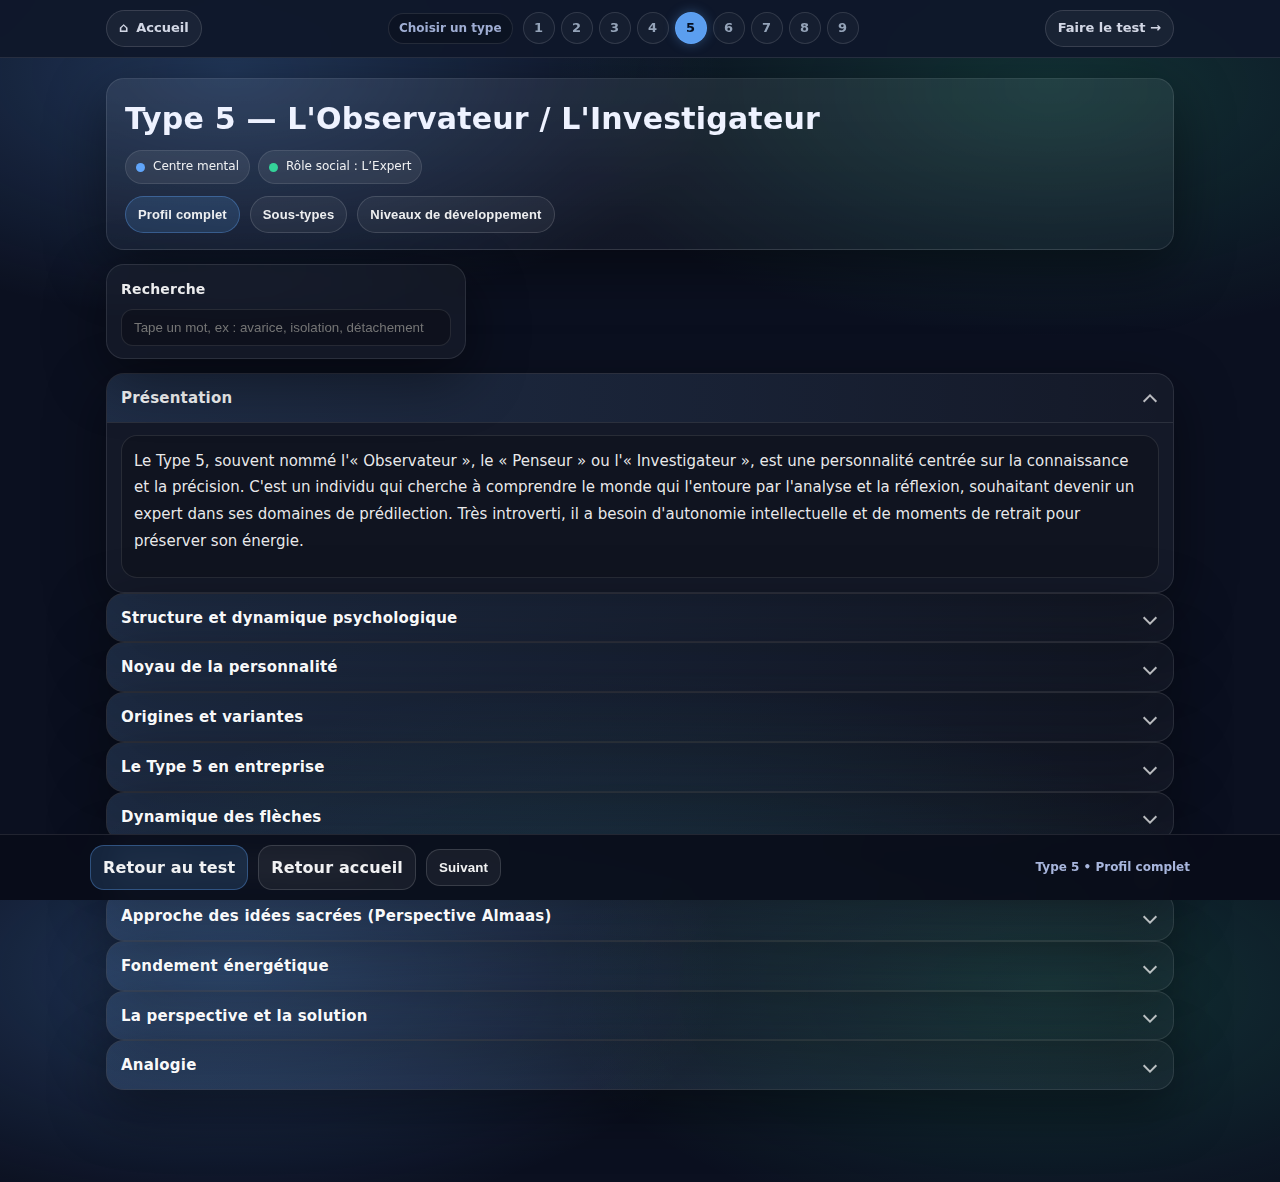
<file: profils/type5.html>
<!doctype html>
<html lang="fr">
<head>
  <meta charset="utf-8" />
  <meta name="viewport" content="width=device-width,initial-scale=1" />
  <title>Type 5 — Profil complet</title>
  <style>
    :root{
      --bg:#0b1020;
      --card:#0f1731;
      --line:rgba(255,255,255,.10);
      --text:#eef2ff;
      --muted:#a8b6dd;
      --blue:#60a5fa;
      --green:#34d399;
      --shadow: 0 18px 60px rgba(0,0,0,.45);
      --radius:18px;
    }
    *{box-sizing:border-box}
    html,body{height:100%}
    body{
      margin:0;
      font-family: ui-sans-serif, system-ui, -apple-system, Segoe UI, Roboto, Arial, Noto Sans, sans-serif;
      background:
        radial-gradient(900px 450px at 18% 8%, rgba(96,165,250,.26), transparent 55%),
        radial-gradient(900px 450px at 82% 10%, rgba(52,211,153,.18), transparent 55%),
        radial-gradient(1100px 600px at 50% 115%, rgba(45,212,191,.15), transparent 60%), /* Teal spécifique au 5 */
        var(--bg);
      color:var(--text);
      line-height:1.45;
    }

    /* --- DEBUT MODIFICATIONS DU MENU (CALQUÉ SUR TYPE 1) --- */
    .type-nav {
      background: rgba(15, 23, 42, 0.95);
      border-bottom: 1px solid rgba(255,255,255,0.1);
      position: sticky; top: 0; z-index: 1000;
      backdrop-filter: blur(10px);
      padding: 10px 0;
      margin-bottom: 20px;
    }
    .nav-container {
      max-width: 1100px; margin: 0 auto; padding: 0 16px;
      display: flex; justify-content: space-between; align-items: center;
      gap: 12px;
    }
    
    .nav-pill {
      display: inline-flex;
      align-items: center;
      gap: 8px;
      padding: 8px 12px;
      border-radius: 999px;
      border: 1px solid rgba(255,255,255,.14);
      background: rgba(255,255,255,.05);
      color: rgba(238,242,255,.92);
      font-weight: 800;
      text-decoration: none;
      font-size: 13px;
      opacity: .95;
      transition: .18s ease;
      white-space: nowrap;
    }
    .nav-pill:hover {
      border-color: rgba(96,165,250,.45);
      background: rgba(96,165,250,.10);
      color: #fff;
      transform: translateY(-1px);
    }

    .type-center {
      display: flex;
      align-items: center;
      gap: 10px;
      flex-wrap: wrap;
      justify-content: center;
    }
    .type-label {
      font-size: 12px;
      font-weight: 900;
      color: rgba(168,182,221,.95);
      border: 1px solid rgba(255,255,255,.10);
      background: rgba(0,0,0,.18);
      padding: 6px 10px;
      border-radius: 999px;
    }

    .type-links { display: flex; gap: 6px; flex-wrap: wrap; justify-content: center; }
    .t-link {
      width: 32px; height: 32px; display: flex; align-items: center; justify-content: center;
      border-radius: 50%; border: 1px solid rgba(255,255,255,0.12);
      color: #94a3b8; font-weight: 900; text-decoration: none; transition: 0.2s;
      font-size: 13px; background: rgba(255,255,255,0.03);
    }
    .t-link:hover { border-color: var(--blue); color: #fff; background: rgba(96,165,250,0.1); }
    .t-link.active { 
      background: rgba(96,165,250,.95);
      color: #061022;
      border-color: rgba(96,165,250,.95);
      box-shadow: 0 0 12px rgba(96,165,250,0.35);
    }
    /* --- FIN MODIFICATIONS DU MENU --- */

    .wrap{max-width:1100px;margin:0 auto;padding:0 16px 92px}

    .top{
      display:flex;
      gap:14px;
      align-items:stretch;
      justify-content:space-between;
      flex-wrap:wrap;
      margin-bottom:14px;
    }

    .hero{
      flex:1 1 700px;
      background:linear-gradient(180deg, rgba(255,255,255,.07), rgba(255,255,255,.03));
      border:1px solid var(--line);
      box-shadow:var(--shadow);
      border-radius:var(--radius);
      padding:18px 18px 16px;
      backdrop-filter: blur(10px);
    }
    .hero h1{
      margin:0 0 10px;
      font-size:clamp(22px, 3vw, 30px);
      letter-spacing:.2px;
    }

    .chips{display:flex;gap:8px;flex-wrap:wrap}
    .chip{
      display:inline-flex;
      align-items:center;
      gap:8px;
      background:rgba(255,255,255,.07);
      border:1px solid var(--line);
      padding:7px 10px;
      border-radius:999px;
      font-size:12px;
      color:rgba(255,255,255,.92);
      white-space:nowrap;
    }
    span.dot{width:9px;height:9px;border-radius:50%}

    .side{
      flex:0 1 360px;
      display:grid;
      gap:12px;
      align-content:start;
    }
    .card{
      background:rgba(255,255,255,.04);
      border:1px solid var(--line);
      border-radius:var(--radius);
      box-shadow:var(--shadow);
      padding:14px 14px 12px;
      backdrop-filter: blur(10px);
    }
    .card h2{
      margin:0 0 10px;
      font-size:14px;
      letter-spacing:.2px;
      color:rgba(255,255,255,.92);
    }

    .tabs{
      display:flex;
      gap:10px;
      flex-wrap:wrap;
      margin:12px 0 0;
    }
    .tab{
      padding:10px 12px;
      border-radius:999px;
      border:1px solid rgba(255,255,255,.14);
      background:rgba(255,255,255,.05);
      color:rgba(255,255,255,.92);
      font-weight:900;
      font-size:13px;
      cursor:pointer;
      user-select:none;
      -webkit-tap-highlight-color: transparent;
    }
    .tab[aria-selected="true"]{
      background:rgba(96,165,250,.16);
      border-color:rgba(96,165,250,.35);
    }

    .grid{
      display:grid;
      grid-template-columns:1fr;
      gap:12px;
      margin-top:12px;
    }

    details{
      background:rgba(255,255,255,.04);
      border:1px solid var(--line);
      border-radius:var(--radius);
      box-shadow:var(--shadow);
      overflow:hidden;
    }
    summary{
      list-style:none;
      cursor:pointer;
      padding:14px 14px 12px;
      display:flex;
      align-items:center;
      justify-content:space-between;
      gap:12px;
      user-select:none;
      -webkit-tap-highlight-color: transparent;
      background:linear-gradient(90deg, rgba(96,165,250,.14), rgba(255,255,255,0));
    }
    summary::-webkit-details-marker{display:none}

    .sumTitle{display:flex;flex-direction:column;gap:0;min-width:0}
    .sumTitle b{
      font-size:15px;
      letter-spacing:.2px;
      color:rgba(255,255,255,.98);
      display:flex;
      gap:8px;
      align-items:center;
      flex-wrap:wrap;
    }
    .chev{
      width:10px;height:10px;
      border-right:2px solid rgba(255,255,255,.7);
      border-bottom:2px solid rgba(255,255,255,.7);
      transform:rotate(45deg);
      transition:.18s ease;
      margin-right:4px;
      flex:0 0 auto;
    }
    details[open] .chev{transform:rotate(225deg);margin-top:4px}

    .content{
      padding:12px 14px 14px;
      border-top:1px solid var(--line);
    }

    .block{
      background:rgba(0,0,0,.20);
      border:1px solid rgba(255,255,255,.10);
      border-radius:16px;
      padding:12px;
    }

    .raw{display:none}
    .rt{font-size:15px;line-height:1.78;color:rgba(255,255,255,.94)}
    .rt p{margin:0 0 10px;color:rgba(255,255,255,.92)}
    .rt .gap{height:10px}

    .rt .labelRow{
      display:flex;
      gap:10px;
      flex-wrap:wrap;
      align-items:baseline;
      margin:0 0 10px;
      padding:10px 10px;
      border-radius:14px;
      border:1px solid rgba(255,255,255,.10);
      background:rgba(255,255,255,.04);
    }
    .rt .label{
      color:var(--blue);
      font-weight:950;
      letter-spacing:.15px;
      font-size:13px;
      text-transform:none;
    }
    .rt .value{
      color:rgba(255,255,255,.92);
      font-size:15px;
      flex:1 1 auto;
      min-width:220px;
    }

    .rt .subhead{
      margin:2px 0 10px;
      padding:8px 10px;
      border-radius:12px;
      border:1px solid rgba(96,165,250,.20);
      background:linear-gradient(180deg, rgba(96,165,250,.10), rgba(0,0,0,.10));
      color:rgba(255,255,255,.96);
      font-weight:950;
      letter-spacing:.2px;
    }
    .rt .subhead .t{
      color:var(--blue);
      font-weight:950;
    }

    .rt ul{margin:0 0 10px 18px;padding:0}
    .rt li{margin:0 0 8px;color:rgba(255,255,255,.92)}
    .rt ul.dash{list-style-type:"-  "}
    .rt ul.arrow{list-style-type:"→  "}
    .rt ul.dot{list-style-type:"•  "}
    .rt li .k{
      color:var(--blue);
      font-weight:950;
    }

    .sectionHeader{
      display:flex;
      gap:10px;
      flex-wrap:wrap;
      align-items:center;
      margin:0 0 10px;
    }
    .badge{
      display:inline-flex;
      align-items:center;
      gap:8px;
      font-size:12px;
      padding:6px 10px;
      border-radius:999px;
      border:1px solid var(--line);
      background:rgba(255,255,255,.06);
      color:rgba(255,255,255,.92);
      width:fit-content;
      font-weight:900;
    }

    .btn, button, a.btn{
      cursor:pointer;
      border:1px solid rgba(255,255,255,.14);
      background:rgba(255,255,255,.06);
      color:rgba(255,255,255,.94);
      padding:10px 12px;
      border-radius:14px;
      font-weight:900;
      letter-spacing:.15px;
      text-decoration:none;
      display:inline-flex;
      align-items:center;
      justify-content:center;
      gap:8px;
      transition:transform .08s ease, background .12s ease, border-color .12s ease;
      user-select:none;
      -webkit-tap-highlight-color: transparent;
    }
    .btn:hover, button:hover{
      background:rgba(255,255,255,.10);
      border-color:rgba(255,255,255,.22);
      transform:translateY(-1px);
    }
    .btn:active, button:active{transform:translateY(0)}
    .btn.primary{
      background:rgba(96,165,250,.16);
      border-color:rgba(96,165,250,.35);
    }
    .btn.primary:hover{
      background:rgba(96,165,250,.20);
      border-color:rgba(96,165,250,.45);
    }

    .subtypeBtns{
      display:grid;
      grid-template-columns:repeat(3, minmax(0,1fr));
      gap:10px;
    }
    .subtypeBtns .btn{padding:12px}
    .subtypeBtns .btn.active{
      background:rgba(96,165,250,.16);
      border-color:rgba(96,165,250,.35);
      box-shadow: 0 0 0 4px rgba(96,165,250,.14);
    }
    @media (max-width: 860px){
      .subtypeBtns{grid-template-columns:1fr}
    }

    .rangeWrap{display:grid;gap:10px}
    .rangeLine{
      width:100%;
      padding:12px 12px 10px;
      border:1px solid var(--line);
      background:rgba(0,0,0,.20);
      border-radius:16px;
    }
    input[type=range]{width:100%;margin:10px 0 0;accent-color: var(--green)}
    .trackLabel{
      display:flex;
      justify-content:space-between;
      gap:10px;
      font-size:11px;
      color:var(--muted);
      font-weight:900;
    }
    .bandPills{display:flex;gap:8px;flex-wrap:wrap;margin-top:10px}
    .pill{
      display:inline-flex;align-items:center;gap:8px;
      padding:6px 10px;
      border-radius:999px;
      border:1px solid var(--line);
      background:rgba(255,255,255,.05);
      font-size:12px;
      color:rgba(255,255,255,.92);
      font-weight:900;
    }

    .bottomBar{
      position:fixed;
      left:0;right:0;bottom:0;
      background:rgba(8,12,24,.86);
      border-top:1px solid rgba(255,255,255,.10);
      backdrop-filter: blur(12px);
      padding:10px 12px;
      z-index:999;
    }
    .barInner{
      max-width:1100px;
      margin:0 auto;
      display:flex;
      gap:10px;
      align-items:center;
      justify-content:space-between;
      flex-wrap:wrap;
    }
    .barBtns{display:flex;gap:10px;flex-wrap:wrap;align-items:center}
    .barInfo{color:var(--muted);font-size:12px;font-weight:900}

    .modal{
      position:fixed;
      inset:0;
      display:none;
      align-items:flex-end;
      justify-content:center;
      z-index:2000;
      padding:18px;
      background:rgba(0,0,0,.55);
      backdrop-filter: blur(10px);
    }
    .modal[aria-hidden="false"]{display:flex}
    .sheet{
      width:min(980px, 100%);
      max-height:86vh;
      overflow:auto;
      border-radius:22px;
      border:1px solid rgba(255,255,255,.12);
      background:linear-gradient(180deg, rgba(255,255,255,.06), rgba(0,0,0,.22));
      box-shadow:0 25px 90px rgba(0,0,0,.65);
    }
    .sheetHeader{
      position:sticky;
      top:0;
      z-index:1;
      background:rgba(10,14,28,.78);
      backdrop-filter: blur(12px);
      border-bottom:1px solid rgba(255,255,255,.10);
      padding:12px 14px;
      display:flex;
      gap:10px;
      align-items:center;
      justify-content:space-between;
      flex-wrap:wrap;
    }
    .sheetHeader .title{display:flex;flex-direction:column;gap:2px;min-width:0}
    .sheetHeader .title b{font-size:15px;letter-spacing:.2px;color:rgba(255,255,255,.96)}
    .sheetHeader .title span{color:var(--muted);font-size:12px;font-weight:900;overflow:hidden;text-overflow:ellipsis;white-space:nowrap}
    .sheetBody{padding:14px}
    .cols{display:grid;grid-template-columns:repeat(3, minmax(0,1fr));gap:12px}
    @media (max-width: 980px){.cols{grid-template-columns:1fr}}
  </style>
</head>

<body>

  <nav class="type-nav">
    <div class="nav-container">
      <a href="../index.html" class="nav-pill"><span>⌂</span> Accueil</a>

      <div class="type-center" aria-label="Choisir un type">
        <span class="type-label">Choisir un type</span>
        <div class="type-links">
          <a href="type1.html" class="t-link">1</a>
          <a href="type2.html" class="t-link">2</a>
          <a href="type3.html" class="t-link">3</a>
          <a href="type4.html" class="t-link">4</a>
          <a href="type5.html" class="t-link active" aria-current="page">5</a>
          <a href="type6.html" class="t-link">6</a>
          <a href="type7.html" class="t-link">7</a>
          <a href="type8.html" class="t-link">8</a>
          <a href="type9.html" class="t-link">9</a>
        </div>
      </div>

      <a href="../test-enneagramme-sans-indice.html" class="nav-pill">Faire le test →</a>
    </div>
  </nav>

  <div class="wrap" id="top">
    <div class="top">
      <div class="hero">
        <h1 id="pageTitle">Type 5 — L'Observateur / L'Investigateur</h1>

        <div class="chips" id="chips">
          <span class="chip"><span class="dot" style="background:var(--blue)"></span>Centre mental</span>
          <span class="chip"><span class="dot" style="background:var(--green)"></span>Rôle social : L’Expert</span>
          <span class="chip" id="top3Chip" style="display:none"><span class="dot" style="background:#f59e0b"></span><span id="top3Text"></span></span>
        </div>

        <div class="tabs" role="tablist" aria-label="Onglets">
          <button class="tab" id="tab-profil" role="tab" aria-selected="true" aria-controls="panel-profil">Profil complet</button>
          <button class="tab" id="tab-soustypes" role="tab" aria-selected="false" aria-controls="panel-soustypes">Sous-types</button>
          <button class="tab" id="tab-niveaux" role="tab" aria-selected="false" aria-controls="panel-niveaux">Niveaux de développement</button>
        </div>
      </div>

      <div class="side">
        <div class="card">
          <h2>Recherche</h2>
          <input id="search" type="search" placeholder="Tape un mot, ex : avarice, isolation, détachement..." style="width:100%;appearance:none;background:rgba(0,0,0,.25);border:1px solid var(--line);border-radius:12px;padding:10px 12px;color:var(--text);outline:none" />
        </div>
      </div>
    </div>

    <div class="grid">
      <section id="panel-profil" role="tabpanel" aria-labelledby="tab-profil">
        <details open data-search>
          <summary>
            <div class="sumTitle"><b>Présentation</b></div>
            <span class="chev"></span>
          </summary>
          <div class="content">
            <div class="block rich">
              <pre class="raw">1. Présentation et définition du type
Le Type 5, souvent nommé l'« Observateur », le « Penseur » ou l'« Investigateur », est une personnalité centrée sur la connaissance et la précision. C'est un individu qui cherche à comprendre le monde qui l'entoure par l'analyse et la réflexion, souhaitant devenir un expert dans ses domaines de prédilection. Très introverti, il a besoin d'autonomie intellectuelle et de moments de retrait pour préserver son énergie.</pre>
              <div class="rt"></div>
            </div>
          </div>
        </details>

        <details data-search>
          <summary>
            <div class="sumTitle"><b>Structure et dynamique psychologique</b></div>
            <span class="chev"></span>
          </summary>
          <div class="content">
            <div class="block rich">
              <pre class="raw">2. Structure et Dynamique Psychologique
* Ordre Centre d'intelligence : Le Type 5 appartient au centre mental, qu'il utilise vers l'extérieur pour comprendre le monde.
* Orientation : La connaissance et la précision.
* Compulsion : Éviter le vide intérieur.
* Passion et Fixation :
    * Passion : L'Avarice. Il ne s'agit pas forcément d'argent, mais d'une avarice de son temps, de ses informations et de soi-même pour éviter d'être envahi par les autres.
    * Fixation : Le Détachement. Il se retire du monde réel pour se réfugier dans celui des idées.
* Mécanisme de défense : L'isolation. Il met de côté toute émotion ou pensée qui pourrait perturber son fonctionnement mental, pour les réexaminer plus tard, seul et à froid.</pre>
              <div class="rt"></div>
            </div>
          </div>
        </details>

        <details data-search>
          <summary>
            <div class="sumTitle"><b>Noyau de la personnalité</b></div>
            <span class="chev"></span>
          </summary>
          <div class="content">
            <div class="block rich">
              <pre class="raw">2. Le Noyau de la Personnalité
* Peur de base : Être inutile, incapable ou incompétent. Il craint d'être submergé par le monde ou de ne pas détenir suffisamment de savoir pour y faire face.
* Désir de base : Être capable et compétent. Il souhaite maîtriser un domaine d'expertise pour se sentir en sécurité.
* Message du Surmoi (Superego) : « Tu es bien ou correct si tu as maîtrisé quelque chose ».
* Compulsion (évitement) : Éviter à tout prix le vide intérieur.
* Ordre des centres : Il privilégie le centre Mental, utilisé vers l'extérieur pour puiser des informations sur le monde.
* Mécanisme de défense : L'isolation. Il met de côté les émotions ou pensées qui pourraient perturber son fonctionnement intellectuel. Il compartimente sa vie en dressant des frontières strictes entre ses activités et ses relations.</pre>
              <div class="rt"></div>
            </div>
          </div>
        </details>

        <details data-search>
          <summary>
            <div class="sumTitle"><b>Origines et variantes</b></div>
            <span class="chev"></span>
          </summary>
          <div class="content">
            <div class="block rich">
              <pre class="raw">3. Origines et Variantes
* Le Schéma de l'enfance : L'enfant 5 ne s'est souvent pas senti en sécurité dans sa famille, craignant d'être envahi ou submergé par ses parents. Il a appris à se retirer dans un espace privé (mental ou physique) et à réprimer ses besoins de nourriture et de contact émotionnel pour devenir indépendant.
* Les Sous-types d'Ailes (Wings) :
    * 5w4 (L'Iconoclaste) : Plus émotionnel, introspectif et créatif ; il cherche une niche inexplorée.
    * 5w6 (Le Résolveur de problèmes) : Plus technique, organisé et porté sur les détails ; il analyse les faits pour en tirer des conclusions logiques.
* Les Variantes Instinctives :
    * Conservation (Le Château fort) : Focalisé sur l'isolement, la thésaurisation de ses ressources et la protection de son espace personnel.
    * Social (Le Spécialiste) : Cherche une place sociale à travers son expertise ou son jargon.
    * Sexuel (La Confidence) : Partage ses idées secrètes avec un partenaire privilégié ; cherche une union intense mais peut se retirer brusquement.</pre>
              <div class="rt"></div>
            </div>
          </div>
        </details>

        <details data-search>
          <summary>
            <div class="sumTitle"><b>Le Type 5 en entreprise</b></div>
            <span class="chev"></span>
          </summary>
          <div class="content">
            <div class="block rich">
              <pre class="raw">4. Le Type 5 en Entreprise
* Profil professionnel : Le 5 est l'expert méthodique et structuré. Il prend ses décisions de manière rationnelle après une longue phase de réflexion. Il préfère travailler de manière autonome et peut avoir du mal à se concentrer en présence des autres.
* Style de management : Il gère souvent "depuis son bureau", privilégiant les communications écrites (emails) aux contacts physiques. Il délègue facilement et sait synthétiser des masses d'informations complexes, mais peut manquer de chaleur humaine envers ses collaborateurs.
* Style de communication : Qualifié de « Traité », il s'exprime de façon structurée et détaillée sur des sujets sérieux, mais reste très laconique sur le reste. Il évite les émotions et maintient une distance physique avec ses interlocuteurs.
* Points de vigilance : Sa tendance au retrait peut être perçue comme de la froideur ou du désintérêt. Il risque également de faire de la rétention d'information.</pre>
              <div class="rt"></div>
            </div>
          </div>
        </details>

        <details data-search>
          <summary>
            <div class="sumTitle"><b>Dynamique des flèches</b></div>
            <span class="chev"></span>
          </summary>
          <div class="content">
            <div class="block rich">
              <pre class="raw">4. Dynamique des Flèches
* Réaction au Stress (Désintégration) : Vers le Type 7. Le 5 devient alors agité, hyperactif, éparpillé et cherche des distractions impulsives (nourriture, escapades) pour fuir son anxiété.
* Chemin d'Intégration (Croissance) : Vers le Type 8. Le 5 apprend à s'ancrer dans son corps, devient plus confiant, décisif et capable de diriger ses projets avec force.</pre>
              <div class="rt"></div>
            </div>
          </div>
        </details>

        <details data-search>
          <summary>
            <div class="sumTitle"><b>Évolution et développement</b></div>
            <span class="chev"></span>
          </summary>
          <div class="content">
            <div class="block rich">
              <pre class="raw">5. Évolution et Développement
* Points d'amélioration à travailler :
    * Développer ses capacités relationnelles en planifiant du temps pour les autres.
    * Apprendre à diffuser largement ses informations au lieu de les garder pour soi.
    * S'impliquer davantage dans l'action concrète et la mise en œuvre de ses idées.
    * Se connecter à son ressenti physique et à ses émotions.
* Intégration (idée supérieure et vertu) : En se libérant de sa compulsion, le Type 5 s'intègre vers le Type 8(variante α) ou le Type 7 (variante μ).
    * Essence : L'état où il accède à ses pleines potentialités, libéré du besoin de s'isoler pour comprendre.
    * Idée supérieure : L'Omniscience. Il réalise que la connaissance n'a pas besoin d'être accumulée de manière défensive.
    * Vertu : Le Désintéressement. Il devient capable de partager ses compétences et d'agir avec ce qu'il sait, sans peur de manquer.</pre>
              <div class="rt"></div>
            </div>
          </div>
        </details>

        <details data-search>
          <summary>
            <div class="sumTitle"><b>Approche des idées sacrées (Perspective Almaas)</b></div>
            <span class="chev"></span>
          </summary>
          <div class="content">
            <div class="block rich">
              <pre class="raw">7. Approche des Idées Sacrées (Almaas)
* L'Idée sacrée : Omniscience Sacrée (ou Transparence Sacrée). C'est la perception que tout est interconnecté, que nous sommes une cellule du corps cosmique et que la séparation est une "hallucination mentale".
* L'Illusion Spécifique : L'Identité Séparée (ou Existence Séparée). La conviction d'être une entité isolée, dont les frontières du corps définissent les limites de la conscience.
* La Difficulté Spécifique : L'Isolement Déficient. Le sentiment d'être petit, vide, appauvri et abandonné par la réalité suite à la perte du sentiment de soutien.
* La Réaction Spécifique : Le Retrait. Une tentative d'échapper à la réalité, de se cacher ou de couper les contacts pour ne pas ressentir la douleur de la déficience.
* Le Noyau de la Fixation : C'est le complexe formé par l'état d'appauvrissement (difficulté) et la défense schizoïde de retrait/évitement (réaction).</pre>
              <div class="rt"></div>
            </div>
          </div>
        </details>

        <details data-search>
          <summary>
            <div class="sumTitle"><b>Fondement énergétique</b></div>
            <span class="chev"></span>
          </summary>
          <div class="content">
            <div class="block rich">
              <pre class="raw">8. Le Fondement Énergétique
* La Confiance Fondamentale (Basic Trust) : Une certitude innée que l'univers nous soutient, permettant de laisser l'esprit s'arrêter sans peur de perdre l'information ou la capacité d'agir.
* La Lumière du jour Vivante (Living Daylight) : Qualité de l'Être perçue comme une conscience aimante et universelle qui imprègne tout, y compris la réalité physique.</pre>
              <div class="rt"></div>
            </div>
          </div>
        </details>

        <details data-search>
          <summary>
            <div class="sumTitle"><b>La perspective et la solution</b></div>
            <span class="chev"></span>
          </summary>
          <div class="content">
            <div class="block rich">
              <pre class="raw">9. La Perspective et la Solution
* L'Idée Sacrée comme Psycho-catalyseur : La compréhension de l'Omniscience dissout l'erreur cognitive de l'ego (le sentiment de séparation) et libère l'âme de ses limitations.
* Rétablir la Confiance Fondamentale : Cela passe par l'acceptation de son impuissance existentielle, qui est en fait une forme d'humilité ouvrant la porte à l'action de l'Être.
* L'Abandon (Surrender) : Cesser de manipuler son expérience intérieure et devenir une "fenêtre claire" pour l'univers.
* La Poussée Optimisante : Reconnaître que le dynamisme de la réalité guide naturellement l'âme vers l'harmonie si l'ego s'arrête d'interférer.</pre>
              <div class="rt"></div>
            </div>
          </div>
        </details>

        <details data-search>
          <summary>
            <div class="sumTitle"><b>Analogie</b></div>
            <span class="chev"></span>
          </summary>
          <div class="content">
            <div class="block rich">
              <pre class="raw">6. Analogie
Le Type 5 peut être comparé à un archiviste dans une immense bibliothèque : il passe ses journées à classer des volumes de savoir, persuadé que s'il possède assez de livres, il pourra enfin comprendre le monde extérieur sans avoir à y mettre les pieds. Il garde la porte de sa bibliothèque soigneusement verrouillée, craignant que les visiteurs ne viennent lui voler ses précieuses pages ou ne le distraient de sa quête infinie de compréhension.</pre>
              <div class="rt"></div>
            </div>
          </div>
        </details>
      </section>

      <section id="panel-soustypes" role="tabpanel" aria-labelledby="tab-soustypes" hidden>
        <details open data-search>
          <summary>
            <div class="sumTitle"><b>Structure de base</b></div>
            <span class="chev"></span>
          </summary>
          <div class="content">
            <div class="block rich">
              <pre class="raw">LE type et sous types
Présentation générale du Type 5 : La structure de base
* Blessure : Un jour, l’enfant a eu un sentiment d’intrusion ou d’envahissement, comme si quelqu’un avait pu pénétrer par effraction dans son intimité.
* Passion : L’avarice. Elle est entendue au sens large : avare de son temps, de son énergie et de l'expression de ses émotions. Le Cinq se rétracte pour se protéger de la peur d'être « englouti » par les autres, cherchant une autosuffisance maximale pour ne pas dépendre du monde extérieur.
* Mécanisme de défense privilégié : L’isolation. Cela consiste à se détacher pour observer, en se coupant des sensations et de la sensibilité émotionnelle. Le Cinq peut aussi pratiquer la « compartimentalisation », séparant ses vécus (amis, travail, vie privée) par des cloisons étanches pour ne pas être totalement submergé.

Items de présentation spécifique pour chaque sous-type</pre>
              <div class="rt"></div>
            </div>

            <div class="sectionHeader" style="margin-top:12px">
              <span class="badge"><span class="dot" style="background:var(--blue)"></span>Choisir un sous-type</span>
              <button class="btn" id="compareBtn" type="button">Comparer les 3 sous-types</button>
            </div>

            <div class="subtypeBtns">
              <button class="btn" id="btn-survie" type="button">SURVIE</button>
              <button class="btn" id="btn-tete" type="button">TÊTE-À-TÊTE</button>
              <button class="btn" id="btn-social" type="button">SOCIAL</button>
            </div>
          </div>
        </details>

        <details data-search>
          <summary>
            <div class="sumTitle"><b>Sous-type SURVIE</b></div>
            <span class="chev"></span>
          </summary>
          <div class="content">
            <div class="block rich">
              <pre class="raw">1. Le sous-type SURVIE
* Titre du sous-type : Le Profil Cinq Survie.
* Équation des préoccupations : Préoccupations Cinq (se protéger, limiter les besoins, apprendre) + Préoccupation Survie (maison, sécurité, matérialité) = CHÂTEAU FORT.
* Comportement / Description du fonctionnement : C'est le « minimaliste » de l'Ennéagramme. Sa survie dépend d'un espace privé (un donjon) où il peut se retirer seul pour se ressourcer. Il préfère se contenter de peu pour limiter sa dépendance au monde extérieur.
* Le paradoxe : Limiter ses besoins matériels au minimum n’empêchera pas, un jour, la nécessité de dépendre du monde extérieur.
* Métaphore : Le Distant. Il met des murs entre lui et la cacophonie du monde.
* Signaux d'alerte du type : Vouloir se contenter des approvisionnements existants, trop de distance avec le monde, trop de refuge intellectuel, manque d'expression émotionnelle.
* Signaux d'alerte du sous-type : Trop d'attention sur la sécurité, trop de temps au travail, préoccupations sur le bien-être matériel, répétition de soirées routinières.
* Témoignage (Daniel) :
    * Type : Apprécie d'être reconnu comme fiable, calme et capable de synthétiser des masses d'informations.
    * Sous-type : Apprécie son rapport minimaliste à la matière et sa capacité à comprendre comment fonctionnent les objets.
    * Combinaison : Sa capacité de retrait lui offre une grande autonomie et une écoute de qualité pour guider les autres.
* Référence cinématographique : Le Grand Bleu (Jacques Mayol est isolé, coupé de ses émotions et possède un périmètre de sécurité très marqué entre lui et les autres).</pre>
              <div class="rt"></div>
            </div>
          </div>
        </details>

        <details data-search>
          <summary>
            <div class="sumTitle"><b>Sous-type TÊTE-À-TÊTE</b></div>
            <span class="chev"></span>
          </summary>
          <div class="content">
            <div class="block rich">
              <pre class="raw">2. Le sous-type TÊTE-À-TÊTE
* Titre du sous-type : Le Profil Cinq Tête-à-tête.
* Équation des préoccupations : Préoccupations Cinq + Préoccupation Tête-à-tête (focalisation sur le partenaire) = CONFIDENCE / SECRET.
* Comportement / Description du fonctionnement : Il vit une tension entre le besoin de rétraction et l'envie d'un lien intense. Il s'autorise des rencontres « hors du temps » sous le sceau du secret, où il peut tout dire à son confident, tout en gardant une grande autonomie le reste du temps.
* Le paradoxe : Trop compartimenter les moments émotionnels du reste de sa vie finit par produire de l'inconfort.
* Métaphore : L'Agent secret. Il sélectionne soigneusement ses relations et partage des confidences dans un cercle très réduit.
* Signaux d'alerte du type : (Identiques au type Cinq).
* Signaux d'alerte du sous-type : Zèle à vouloir prouver son intensité, attention focalisée (traque) sur le partenaire, manque de vision panoramique, rivalité avec les autres centres d'intérêt du partenaire.
* Témoignage (Éric) :
    * Type : Apprécie sa délicatesse, son désir d'aller au fond des choses et sa fiabilité.
    * Sous-type : La relation tête-à-tête est génératrice d'énergie et de plaisir, lui permettant d'être important aux yeux de l'autre.
    * Combinaison : L'intensité d'une relation de confiance est l'antidote à sa rétraction naturelle, le rendant plus généreux et communicatif.
* Référence cinématographique : Un Cœur en Hiver (Stéphane incarne l'introverti énigmatique, sobre de mots, partagé entre le désir de séduction du tête-à-tête et le réflexe de rétraction du Cinq).</pre>
              <div class="rt"></div>
            </div>
          </div>
        </details>

        <details data-search>
          <summary>
            <div class="sumTitle"><b>Sous-type SOCIAL</b></div>
            <span class="chev"></span>
          </summary>
          <div class="content">
            <div class="block rich">
              <pre class="raw">3. Le sous-type SOCIAL
* Titre du sous-type : Le Profil Cinq Social.
* Équation des préoccupations : Préoccupations Cinq + Préoccupations Sociales (amis, groupes) = TOTEMS SOCIAUX.
* Comportement / Description du fonctionnement : Il se passionne pour les idées, les experts et les événements qui marquent la culture ou l'histoire (les « totems »). Il cherche à devenir une source de savoir ou un conseiller pour les dirigeants, aimant les titres, les diplômes et les cercles d'initiés.
* Le paradoxe : Trop d'emphase sur l'analyse peut rendre son langage abscons et incompréhensible pour les autres.
* Métaphore : L'Académicien. Il a une faim de savoir et le souci de transmettre son expertise par l'enseignement ou l'écriture.
* Signaux d'alerte du type : (Identiques au type Cinq).
* Signaux d'alerte du sous-type : Trop de souci d'être reconnu, trop de temps en relations sociales, participation boulimique à des clubs, dévouement excessif à une cause.
* Témoignage (Heather) :
    * Type : Apprécie sa capacité à synthétiser des masses de données et son absence de besoin de possessions.
    * Sous-type : Ressent une compulsion à enseigner et se sent « puissant » lorsqu'il est en position de transmettre son savoir.
    * Combinaison : Gère la tension entre l'envie de se cacher et le besoin de jouer un rôle social, trouvant son équilibre dans l'animation de groupes de travail.
* Référence cinématographique : Au revoir, M. Chips (M. Chipping est un professeur timide et formel qui finit par s'ouvrir émotionnellement à travers sa dimension sociale et son dévouement à ses élèves).</pre>
              <div class="rt"></div>
            </div>
          </div>
        </details>
      </section>

      <section id="panel-niveaux" role="tabpanel" aria-labelledby="tab-niveaux" hidden>
        <details open data-search>
          <summary>
            <div class="sumTitle"><b>Définition + continuum</b></div>
            <span class="chev"></span>
          </summary>
          <div class="content">
            <div class="block rich">
              <pre class="raw">Les 9 niveaux de Développement : indicateur du degré de liberté, de conscience et de santé psychologique.
Les niveaux de développement pour le Type 5 (L'Enquêteur) décrivent un continuum : plus on descend, plus la personne est "endormie" dans les automatismes ; plus on monte, plus elle est "éveillée" et présente.</pre>
              <div class="rt"></div>
            </div>

            <div class="sectionHeader" style="margin-top:12px">
              <span class="badge"><span class="dot" id="levelDot" style="background:var(--green)"></span><span id="levelBadge">Niveau 1 • Sain</span></span>
            </div>

            <div class="rangeWrap">
              <div class="rangeLine">
                <div class="trackLabel"><span>1</span><span>9</span></div>
                <input id="levelRange" type="range" min="1" max="9" step="1" value="1" />
                <div class="bandPills">
                  <span class="pill"><span class="dot" style="background:#22c55e"></span>Plage saine (1 à 3)</span>
                  <span class="pill"><span class="dot" style="background:#f59e0b"></span>Plage moyenne (4 à 6)</span>
                  <span class="pill"><span class="dot" style="background:#ef4444"></span>Plage malsaine (7 à 9)</span>
                </div>
              </div>

              <div class="block" style="background:rgba(255,255,255,.03)">
                <div class="rt" id="levelTextRT"></div>
              </div>
            </div>
          </div>
        </details>

        <details data-search>
          <summary>
            <div class="sumTitle"><b>Niveaux 1 à 9</b></div>
            <span class="chev"></span>
          </summary>
          <div class="content">
            <div class="block rich">
              <pre class="raw">La Plage Saine (Niveaux 1 à 3) : L'Intégration et l'Innovation
• Niveau 1 : Participant, Visionnaire. Le 5 abandonne la croyance qu'il est un observateur extérieur et s'engage pleinement dans la vie avec confiance. Il devient clairvoyant, profond, et capable de voir le monde d'une manière totalement nouvelle.
• Niveau 2 : Observateur, Perceptif. Il se concentre sur l'environnement pour acquérir les compétences nécessaires à son fonctionnement et se défendre contre sa peur de l'impuissance. Son image de soi est : « Je suis intelligent, curieux et indépendant ».
• Niveau 3 : Concentré, Innovateur. Il renforce son image de soi en maîtrisant un domaine de connaissances ou une compétence. Sa capacité à explorer de nouvelles formes et idées peut mener à des inventions ou des œuvres d'art originales et marquantes.
La Plage Moyenne (Niveaux 4 à 6) : Le Retrait et la Spécialisation
• Niveau 4 : Conceptualisant, Préparateur. Le 5 craint que ses compétences soient insuffisantes pour prendre sa place dans le monde. Il se réfugie dans la sécurité de son esprit pour étudier, pratiquer et accumuler davantage de connaissances.
• Niveau 5 : Détaché, Préoccupé. Il s'inquiète que les besoins des autres ne le distraient de ses projets, alors il intensifie son activité mentale pour s'isoler. Il devient cérébral, secret, et commence à minimiser ses propres besoins physiques et émotionnels.
• Niveau 6 : Extrême, Provocateur. Il craint que d'autres ne menacent la "niche" intellectuelle qu'il s'est construite et cherche à les fendre ou à les choquer avec des opinions extrêmes. Il devient méprisant envers ceux qui ne comprennent pas sa vision.
La Plage Malsaine (Niveaux 7 à 9) : L'Isolement et la Dissociation
• Niveau 7 : Nihiliste, Excentrique. Il craint de ne jamais trouver sa place parmi les hommes. Pour sauver un semblant de sécurité, il coupe tout lien social et se retire dans un monde intérieur de plus en plus vide et sombre.
• Niveau 8 : Horrifié, Délirant. Se sentant petit et sans défense, le 5 perçoit tout ce qui l'entoure comme une menace. Il est assailli par des fantasmes noirs et des perceptions déformées, son esprit "surchauffé" ne pouvant plus s'arrêter.
• Niveau 9 : Cherchant l'oubli, S'auto-annihilant. Réalisant qu'il ne peut plus se défendre contre sa douleur et sa terreur, il cherche à s'échapper de la réalité. Cela peut mener à des ruptures psychotiques ou à des tendances suicidaires.</pre>
              <div class="rt"></div>
            </div>
          </div>
        </details>

        <details data-search>
          <summary>
            <div class="sumTitle"><b>Signaux et alertes</b></div>
            <span class="chev"></span>
          </summary>
          <div class="content">
            <div class="block rich">
              <pre class="raw">Signaux et Pratiques
* Le Signal d'Éveil (Wake-up Call) : Se retirer de la réalité pour se réfugier dans des concepts et des mondes mentaux.
* Le Signal d'Alarme (Red Flag) : La peur de ne jamais trouver sa place dans le monde ou avec les gens.</pre>
              <div class="rt"></div>
            </div>
          </div>
        </details>

        <details data-search>
          <summary>
            <div class="sumTitle"><b>Transformation</b></div>
            <span class="chev"></span>
          </summary>
          <div class="content">
            <div class="block rich">
              <pre class="raw">La Transformation vers l'Essence
* L'Idée supérieure : L'Omniscience. C'est la compréhension que la connaissance n'est pas absolue et qu'on peut agir avec ce que l'on sait.
* La Vertu : Le Désintéressement (Non-attachement). Ce n'est pas un retrait émotionnel, mais une absence d'identification à un point de vue fixe.
* Analogie : Le 5 est comme une fenêtre à travers laquelle l'univers se voit lui-même.</pre>
              <div class="rt"></div>
            </div>
          </div>
        </details>
      </section>
    </div>
  </div>

  <div class="bottomBar">
    <div class="barInner">
      <div class="barBtns">
        <a class="btn primary" id="backToTest" href="../test-enneagramme-sans-indice.html">Retour au test</a>
        <a class="btn" id="backToHome" href="../index.html">Retour accueil</a>
        <button class="btn" id="nextBtn" type="button">Suivant</button>
      </div>
      <div class="barInfo" id="barInfo">Type 5</div>
    </div>
  </div>

  <div class="modal" id="subtypeModal" aria-hidden="true">
    <div class="sheet" role="dialog" aria-modal="true" aria-label="Sous-type">
      <div class="sheetHeader">
        <div class="title">
          <b id="modalTitle">Sous-type</b>
          <span id="modalSub">Type 5</span>
        </div>
        <div>
          <button class="btn" id="closeModal" type="button">Fermer</button>
        </div>
      </div>
      <div class="sheetBody">
        <div class="block rich">
          <pre class="raw" id="modalRaw"></pre>
          <div class="rt" id="modalRT"></div>
        </div>
      </div>
    </div>
  </div>

  <div class="modal" id="compareModal" aria-hidden="true">
    <div class="sheet" role="dialog" aria-modal="true" aria-label="Comparer les sous-types">
      <div class="sheetHeader">
        <div class="title">
          <b>Comparer les 3 sous-types</b>
          <span>Type 5</span>
        </div>
        <div>
          <button class="btn" id="closeCompare" type="button">Fermer</button>
        </div>
      </div>
      <div class="sheetBody">
        <div class="cols">
          <div class="card" style="padding:12px;border-radius:18px">
            <h2 style="margin:0 0 10px">SURVIE</h2>
            <div class="block rich">
              <pre class="raw" id="cmpSurvieRaw"></pre>
              <div class="rt" id="cmpSurvieRT"></div>
            </div>
          </div>
          <div class="card" style="padding:12px;border-radius:18px">
            <h2 style="margin:0 0 10px">TÊTE-À-TÊTE</h2>
            <div class="block rich">
              <pre class="raw" id="cmpTeteRaw"></pre>
              <div class="rt" id="cmpTeteRT"></div>
            </div>
          </div>
          <div class="card" style="padding:12px;border-radius:18px">
            <h2 style="margin:0 0 10px">SOCIAL</h2>
            <div class="block rich">
              <pre class="raw" id="cmpSocialRaw"></pre>
              <div class="rt" id="cmpSocialRT"></div>
            </div>
          </div>
        </div>
      </div>
    </div>
  </div>

  <script>
    const qs = (s, el=document)=>el.querySelector(s);
    const qsa = (s, el=document)=>[...el.querySelectorAll(s)];

    function getParam(name){
      const u = new URL(location.href);
      return u.searchParams.get(name);
    }
    function setParam(name, value){
      const u = new URL(location.href);
      if(value === null || value === undefined || value === '') u.searchParams.delete(name);
      else u.searchParams.set(name, value);
      history.replaceState(null, '', u.toString());
    }
    function clamp(n,a,b){return Math.max(a, Math.min(b, n));}

    function levelColor(n){
      if(n<=3) return '#22c55e';
      if(n<=6) return '#f59e0b';
      return '#ef4444';
    }
    function levelBand(n){
      if(n<=3) return 'Sain';
      if(n<=6) return 'Moyen';
      return 'Malsain';
    }

    const LEVELS = [
      "Niveau 1 : Participant, Visionnaire. Le 5 abandonne la croyance qu'il est un observateur extérieur et s'engage pleinement dans la vie avec confiance. Il devient clairvoyant, profond, et capable de voir le monde d'une manière totalement nouvelle.",
      "Niveau 2 : Observateur, Perceptif. Il se concentre sur l'environnement pour acquérir les compétences nécessaires à son fonctionnement et se défendre contre sa peur de l'impuissance. Son image de soi est : « Je suis intelligent, curieux et indépendant ».",
      "Niveau 3 : Concentré, Innovateur. Il renforce son image de soi en maîtrisant un domaine de connaissances ou une compétence. Sa capacité à explorer de nouvelles formes et idées peut mener à des inventions ou des œuvres d'art originales et marquantes.",
      "Niveau 4 : Conceptualisant, Préparateur. Le 5 craint que ses compétences soient insuffisantes pour prendre sa place dans le monde. Il se réfugie dans la sécurité de son esprit pour étudier, pratiquer et accumuler davantage de connaissances.",
      "Niveau 5 : Détaché, Préoccupé. Il s'inquiète que les besoins des autres ne le distraient de ses projets, alors il intensifie son activité mentale pour s'isoler. Il devient cérébral, secret, et commence à minimiser ses propres besoins physiques et émotionnels.",
      "Niveau 6 : Extrême, Provocateur. Il craint que d'autres ne menacent la \"niche\" intellectuelle qu'il s'est construite et cherche à les fendre ou à les choquer avec des opinions extrêmes. Il devient méprisant envers ceux qui ne comprennent pas sa vision.",
      "Niveau 7 : Nihiliste, Excentrique. Il craint de ne jamais trouver sa place parmi les hommes. Pour sauver un semblant de sécurité, il coupe tout lien social et se retire dans un monde intérieur de plus en plus vide et sombre.",
      "Niveau 8 : Horrifié, Délirant. Se sentant petit et sans défense, le 5 perçoit tout ce qui l'entoure comme une menace. Il est assailli par des fantasmes noirs et des perceptions déformées, son esprit \"surchauffé\" ne pouvant plus s'arrêter.",
      "Niveau 9 : Cherchant l'oubli, S'auto-annihilant. Réalisant qu'il ne peut plus se défendre contre sa douleur et sa terreur, il cherche à s'échapper de la réalité. Cela peut mener à des ruptures psychotiques ou à des tendances suicidaires."
    ];

    const SUBTYPES = {
      survie: `1. Le sous-type SURVIE
* Titre du sous-type : Le Profil Cinq Survie.
* Équation des préoccupations : Préoccupations Cinq (se protéger, limiter les besoins, apprendre) + Préoccupation Survie (maison, sécurité, matérialité) = CHÂTEAU FORT.
* Comportement / Description du fonctionnement : C'est le « minimaliste » de l'Ennéagramme. Sa survie dépend d'un espace privé (un donjon) où il peut se retirer seul pour se ressourcer. Il préfère se contenter de peu pour limiter sa dépendance au monde extérieur.
* Le paradoxe : Limiter ses besoins matériels au minimum n’empêchera pas, un jour, la nécessité de dépendre du monde extérieur.
* Métaphore : Le Distant. Il met des murs entre lui et la cacophonie du monde.
* Signaux d'alerte du type : Vouloir se contenter des approvisionnements existants, trop de distance avec le monde, trop de refuge intellectuel, manque d'expression émotionnelle.
* Signaux d'alerte du sous-type : Trop d'attention sur la sécurité, trop de temps au travail, préoccupations sur le bien-être matériel, répétition de soirées routinières.
* Témoignage (Daniel) :
    * Type : Apprécie d'être reconnu comme fiable, calme et capable de synthétiser des masses d'informations.
    * Sous-type : Apprécie son rapport minimaliste à la matière et sa capacité à comprendre comment fonctionnent les objets.
    * Combinaison : Sa capacité de retrait lui offre une grande autonomie et une écoute de qualité pour guider les autres.
* Référence cinématographique : Le Grand Bleu (Jacques Mayol est isolé, coupé de ses émotions et possède un périmètre de sécurité très marqué entre lui et les autres).`,
      tete: `2. Le sous-type TÊTE-À-TÊTE
* Titre du sous-type : Le Profil Cinq Tête-à-tête.
* Équation des préoccupations : Préoccupations Cinq + Préoccupation Tête-à-tête (focalisation sur le partenaire) = CONFIDENCE / SECRET.
* Comportement / Description du fonctionnement : Il vit une tension entre le besoin de rétraction et l'envie d'un lien intense. Il s'autorise des rencontres « hors du temps » sous le sceau du secret, où il peut tout dire à son confident, tout en gardant une grande autonomie le reste du temps.
* Le paradoxe : Trop compartimenter les moments émotionnels du reste de sa vie finit par produire de l'inconfort.
* Métaphore : L'Agent secret. Il sélectionne soigneusement ses relations et partage des confidences dans un cercle très réduit.
* Signaux d'alerte du type : (Identiques au type Cinq).
* Signaux d'alerte du sous-type : Zèle à vouloir prouver son intensité, attention focalisée (traque) sur le partenaire, manque de vision panoramique, rivalité avec les autres centres d'intérêt du partenaire.
* Témoignage (Éric) :
    * Type : Apprécie sa délicatesse, son désir d'aller au fond des choses et sa fiabilité.
    * Sous-type : La relation tête-à-tête est génératrice d'énergie et de plaisir, lui permettant d'être important aux yeux de l'autre.
    * Combinaison : L'intensité d'une relation de confiance est l'antidote à sa rétraction naturelle, le rendant plus généreux et communicatif.
* Référence cinématographique : Un Cœur en Hiver (Stéphane incarne l'introverti énigmatique, sobre de mots, partagé entre le désir de séduction du tête-à-tête et le réflexe de rétraction du Cinq).`,
      social: `3. Le sous-type SOCIAL
* Titre du sous-type : Le Profil Cinq Social.
* Équation des préoccupations : Préoccupations Cinq + Préoccupations Sociales (amis, groupes) = TOTEMS SOCIAUX.
* Comportement / Description du fonctionnement : Il se passionne pour les idées, les experts et les événements qui marquent la culture ou l'histoire (les « totems »). Il cherche à devenir une source de savoir ou un conseiller pour les dirigeants, aimant les titres, les diplômes et les cercles d'initiés.
* Le paradoxe : Trop d'emphase sur l'analyse peut rendre son langage abscons et incompréhensible pour les autres.
* Métaphore : L'Académicien. Il a une faim de savoir et le souci de transmettre son expertise par l'enseignement ou l'écriture.
* Signaux d'alerte du type : (Identiques au type Cinq).
* Signaux d'alerte du sous-type : Trop de souci d'être reconnu, trop de temps en relations sociales, participation boulimique à des clubs, dévouement excessif à une cause.
* Témoignage (Heather) :
    * Type : Apprécie sa capacité à synthétiser des masses de données et son absence de besoin de possessions.
    * Sous-type : Ressent une compulsion à enseigner et se sent « puissant » lorsqu'il est en position de transmettre son savoir.
    * Combinaison : Gère la tension entre l'envie de se cacher et le besoin de jouer un rôle social, trouvant son équilibre dans l'animation de groupes de travail.
* Référence cinématographique : Au revoir, M. Chips (M. Chipping est un professeur timide et formel qui finit par s'ouvrir émotionnellement à travers sa dimension sociale et son dévouement à ses élèves).`
    };

    function escapeHTML(s){
      return s.replace(/&/g,'&amp;').replace(/</g,'&lt;').replace(/>/g,'&gt;');
    }

    function looksLikeDuplicateSectionTitle(line){
      return /^\s*(GPT\s*\d+|Type\s*\d+)\b/i.test(line.trim()) || /^\s*\d+\.\s+/.test(line.trim());
    }

    function isPlainHeading(line){
      const t = line.trim();
      if(!t) return false;
      if(looksLikeDuplicateSectionTitle(t)) return true;
      if(/^LE\s+type\s+et\s+sous\s+types/i.test(t)) return false;
      return false;
    }

    function isSubhead(line){
      const t = line.trim();
      if(!t) return false;

      const noColonHeadings = new Set([
        "Les Sous-types d'Ailes (Wings)",
        "Les Variantes Instinctives",
        "Profil professionnel",
        "Style de management",
        "Style de communication",
        "Points de vigilance",
        "Réaction au Stress (Désintégration)",
        "Chemin d'Intégration (Croissance)",
        "Points d'amélioration à travailler",
        "Pratiques suggérées",
        "Attitudes de Guérison",
        "Intégration (idée supérieure et vertu)",
        "L'Idée sacrée",
        "L'Illusion Spécifique",
        "La Difficulté Spécifique",
        "La Réaction Spécifique",
        "Le Noyau de la Fixation",
        "La Confiance Fondamentale (Basic Trust)",
        "La Lumière du jour Vivante (Living Daylight)",
        "L'Idée Sacrée comme Psycho-catalyseur",
        "Rétablir la Confiance Fondamentale",
        "L'Abandon (Surrender)",
        "La Poussée Optimisante",
        "Signaux d'Alerte",
        "Le Signal d'Éveil (Wake-up Call)",
        "Le Signal d'Alarme (Red Flag)",
        "Les Défis de croissance",
        "Hiérarchie des centres (Structure brute)",
        "Titre : Hiérarchie des centres Sommet (relie les deux figures)",
        "La Plage Saine (Niveaux 1 à 3) : L'Intégration et l'Innovation",
        "La Plage Moyenne (Niveaux 4 à 6) : Le Retrait et la Spécialisation",
        "La Plage Malsaine (Niveaux 7 à 9) : L'Isolement et la Dissociation",
        "Sain", "Moyen", "Malsain",
        "L'Idée supérieure", "La Vertu", "Analogie",
        "Transformation", "Signaux et alertes", "Structure et dynamique psychologique",
        "Noyau de la personnalité", "Origines et variantes", "Le Type 5 en entreprise",
        "Dynamique des flèches", "Évolution et développement", "Approche des idées sacrées (Perspective Almaas)",
        "Fondement énergétique", "La perspective et la solution"
      ]);
      if(noColonHeadings.has(t)) return true;

      if(/:\s*$/.test(t)) return true;

      if(t === "Hiérarchie des centres :" || t === "Passion et Fixation :") return true;

      return false;
    }

    function renderTextToRT(text, rtEl){
      const lines = (text || '').replace(/\r\n/g,'\n').split('\n');
      let html = '';
      let listMode = null;

      const closeList = ()=>{
        if(listMode){ html += `</ul>`; listMode = null; }
      };

      const openList = (mode)=>{
        if(listMode === mode) return;
        closeList();
        listMode = mode;
        html += `<ul class="${mode}">`;
      };

      const pushP = (line)=>{
        closeList();
        html += `<p>${escapeHTML(line)}</p>`;
      };

      const pushGap = ()=>{
        closeList();
        html += `<div class="gap"></div>`;
      };

      const pushSubhead = (title)=>{
        closeList();
        html += `<div class="subhead"><span class="t">${escapeHTML(title)}</span></div>`;
      };

      const pushLabelRow = (k, v)=>{
        closeList();
        html += `<div class="labelRow"><span class="label">${escapeHTML(k)}</span><span class="value">${escapeHTML(v)}</span></div>`;
      };

      const pushLI = (mode, k, v, keepColon=true)=>{
        openList(mode);
        if(v === null){
          html += `<li>${escapeHTML(k)}</li>`;
          return;
        }
        const label = keepColon ? `${k}` : k;
        html += `<li><span class="k">${escapeHTML(label)}</span> ${escapeHTML(v)}</li>`;
      };

      for(let i=0;i<lines.length;i++){
        const line = lines[i];

        if(line.trim()===''){
          pushGap();
          continue;
        }

        if(looksLikeDuplicateSectionTitle(line)){
          continue;
        }

        if(isSubhead(line)){
          const cleaned = line.trim().replace(/:\s*$/,'');
          pushSubhead(cleaned);
          continue;
        }

        const kv = line.match(/^\s*([^:]{2,110})\s*:\s*(.+)$/);
        if(kv){
          const key = kv[1].trim();
          const val = kv[2].trim();

          if(/^Ordre Centre d'intelligence$/i.test(key) || /^Orientation$/i.test(key) || /^Compulsion$/i.test(key) || /^Compulsion \(évitement\)$/i.test(key)){
            pushLabelRow(key, val);
            continue;
          }

          if(/^Centre Préféré$/i.test(key) || /^Centre de Support$/i.test(key) || /^Centre Réprimé$/i.test(key)){
            pushLI('dash', `${key} :`, val, false);
            continue;
          }

          if(/^Passion$/i.test(key) || /^Fixation$/i.test(key)){
            pushLI('dash', `${key} :`, val, false);
            continue;
          }

          if(/^Peur de base$/i.test(key) || /^Désir de base$/i.test(key) || /^Message du Surmoi \(Superego\)$/i.test(key) || /^Ordre des centres$/i.test(key) || /^Mécanisme de défense$/i.test(key)){
            pushLI('arrow', `${key} :`, val, false);
            continue;
          }

          pushLabelRow(key, val);
          continue;
        }

        const bullet = line.match(/^\s*[*•-]\s+(.+)$/);
        if(bullet){
          openList('dot');
          html += `<li>${escapeHTML(bullet[1])}</li>`;
          continue;
        }

        pushP(line);
      }

      closeList();
      rtEl.innerHTML = html;
    }

    function renderAllRichBlocks(){
      qsa('.block.rich').forEach(block=>{
        const raw = qs('.raw', block);
        const rt = qs('.rt', block);
        if(!raw || !rt) return;
        renderTextToRT(raw.textContent, rt);
      });
    }

    function setActiveTab(id){
      const tabs = [
        {btn: qs('#tab-profil'), panel: qs('#panel-profil'), key:'profil'},
        {btn: qs('#tab-soustypes'), panel: qs('#panel-soustypes'), key:'soustypes'},
        {btn: qs('#tab-niveaux'), panel: qs('#panel-niveaux'), key:'niveaux'},
      ];
      tabs.forEach(t=>{
        const on = (t.key === id);
        t.btn.setAttribute('aria-selected', on ? 'true' : 'false');
        t.panel.hidden = !on;
      });
      setParam('tab', id);
      try{ localStorage.setItem('type5_tab', id); }catch(e){}
      qs('#barInfo').textContent = id === 'profil' ? 'Type 5 • Profil complet' : (id === 'soustypes' ? 'Type 5 • Sous-types' : 'Type 5 • Niveaux de développement');
    }

    function applySearchFilter(term){
      const t = (term||'').trim().toLowerCase();
      const blocks = qsa('[data-search]');
      if(!t){ blocks.forEach(b=>b.style.display=''); return; }
      blocks.forEach(b=>{
        const txt = b.innerText.toLowerCase();
        b.style.display = txt.includes(t) ? '' : 'none';
      });
    }

    function updateLevel(n){
      n = clamp(+n || 1, 1, 9);
      const c = levelColor(n);
      qs('#levelDot').style.background = c;
      qs('#levelBadge').textContent = `Niveau ${n} • ${levelBand(n)}`;
      qs('#levelRange').style.accentColor = c;

      const rt = qs('#levelTextRT');
      rt.innerHTML = '';
      renderTextToRT(LEVELS[n-1] || '', rt);

      setParam('lvl', String(n));
      try{ localStorage.setItem('type5_lvl', String(n)); }catch(e){}
    }

    function openSubtype(key){
      const mapBtn = {survie: qs('#btn-survie'), tete: qs('#btn-tete'), social: qs('#btn-social')};
      Object.values(mapBtn).forEach(b=>b.classList.remove('active'));
      if(mapBtn[key]) mapBtn[key].classList.add('active');

      qs('#modalTitle').textContent = key === 'survie' ? 'Sous-type SURVIE' : (key === 'tete' ? 'Sous-type TÊTE-À-TÊTE' : 'Sous-type SOCIAL');
      qs('#modalSub').textContent = 'Type 5';

      qs('#modalRaw').textContent = SUBTYPES[key] || '';
      renderTextToRT(qs('#modalRaw').textContent, qs('#modalRT'));

      qs('#subtypeModal').setAttribute('aria-hidden','false');

      setParam('st', key);
      try{ localStorage.setItem('type5_st', key); }catch(e){}
    }
    function closeSubtype(){ qs('#subtypeModal').setAttribute('aria-hidden','true'); }

    function openCompare(){
      qs('#cmpSurvieRaw').textContent = SUBTYPES.survie;
      qs('#cmpTeteRaw').textContent = SUBTYPES.tete;
      qs('#cmpSocialRaw').textContent = SUBTYPES.social;

      renderTextToRT(qs('#cmpSurvieRaw').textContent, qs('#cmpSurvieRT'));
      renderTextToRT(qs('#cmpTeteRaw').textContent, qs('#cmpTeteRT'));
      renderTextToRT(qs('#cmpSocialRaw').textContent, qs('#cmpSocialRT'));

      qs('#compareModal').setAttribute('aria-hidden','false');
    }
    function closeCompare(){ qs('#compareModal').setAttribute('aria-hidden','true'); }

    function nextAction(){
      const tab = qs('#tab-profil').getAttribute('aria-selected') === 'true' ? 'profil' :
                  (qs('#tab-soustypes').getAttribute('aria-selected') === 'true' ? 'soustypes' : 'niveaux');
      if(tab === 'profil'){ setActiveTab('soustypes'); return; }
      if(tab === 'soustypes'){ setActiveTab('niveaux'); return; }
      window.scrollTo({top:0, behavior:'smooth'});
    }

    function initTop3Chip(){
      const top = getParam('top');
      if(!top) return;
      const cleaned = top.split(',').map(x=>x.trim()).filter(Boolean).slice(0,3);
      if(!cleaned.length) return;
      qs('#top3Text').textContent = `Tes 3 résultats : ${cleaned.join(', ')}`;
      qs('#top3Chip').style.display = '';
    }

    qs('#tab-profil').addEventListener('click', ()=>setActiveTab('profil'));
    qs('#tab-soustypes').addEventListener('click', ()=>setActiveTab('soustypes'));
    qs('#tab-niveaux').addEventListener('click', ()=>setActiveTab('niveaux'));
    qs('#nextBtn').addEventListener('click', nextAction);

    qs('#search').addEventListener('input', (e)=>applySearchFilter(e.target.value));
    qs('#levelRange').addEventListener('input', (e)=>updateLevel(e.target.value));

    qs('#btn-survie').addEventListener('click', ()=>openSubtype('survie'));
    qs('#btn-tete').addEventListener('click', ()=>openSubtype('tete'));
    qs('#btn-social').addEventListener('click', ()=>openSubtype('social'));
    qs('#closeModal').addEventListener('click', closeSubtype);
    qs('#subtypeModal').addEventListener('click', (e)=>{ if(e.target === qs('#subtypeModal')) closeSubtype(); });

    qs('#compareBtn').addEventListener('click', openCompare);
    qs('#closeCompare').addEventListener('click', closeCompare);
    qs('#compareModal').addEventListener('click', (e)=>{ if(e.target === qs('#compareModal')) closeCompare(); });

    window.addEventListener('keydown', (e)=>{
      if(e.key === 'Escape'){
        if(qs('#subtypeModal').getAttribute('aria-hidden') === 'false') closeSubtype();
        if(qs('#compareModal').getAttribute('aria-hidden') === 'false') closeCompare();
      }
    });

    renderAllRichBlocks();
    initTop3Chip();

    const initTab = getParam('tab') || (()=>{
      try{ return localStorage.getItem('type5_tab') || 'profil'; }catch(e){ return 'profil'; }
    })();
    setActiveTab(['profil','soustypes','niveaux'].includes(initTab) ? initTab : 'profil');

    const initLvl = getParam('lvl') || (()=>{
      try{ return localStorage.getItem('type5_lvl') || '1'; }catch(e){ return '1'; }
    })();
    updateLevel(initLvl);

    const initSt = getParam('st') || (()=>{
      try{ return localStorage.getItem('type5_st') || ''; }catch(e){ return ''; }
    })();
    if(initSt && SUBTYPES[initSt]){
      setActiveTab('soustypes');
      setTimeout(()=>openSubtype(initSt), 120);
    }
  </script>
</body>
</html>
</file>
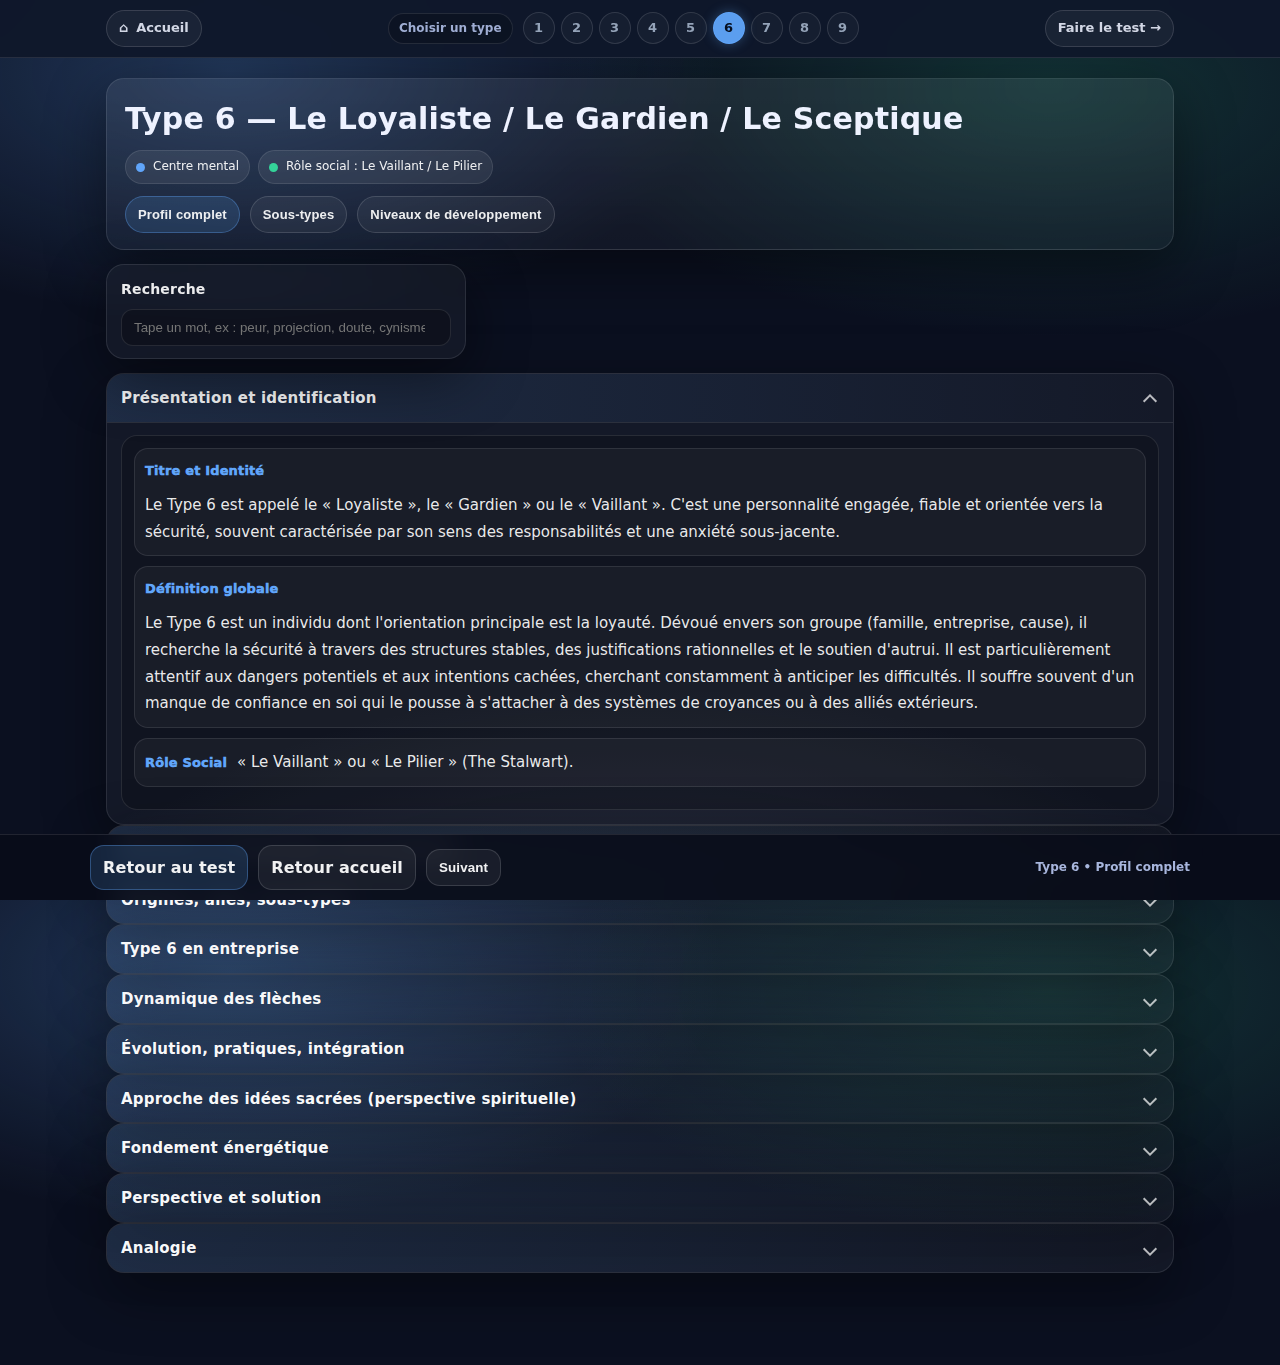
<file: profils/type6.html>
<!doctype html>
<html lang="fr">
<head>
  <meta charset="utf-8" />
  <meta name="viewport" content="width=device-width,initial-scale=1" />
  <title>Type 6 — Profil complet</title>
  <style>
    :root{
      --bg:#0b1020;
      --card:#0f1731;
      --line:rgba(255,255,255,.10);
      --text:#eef2ff;
      --muted:#a8b6dd;
      --blue:#60a5fa;
      --green:#34d399;
      --shadow: 0 18px 60px rgba(0,0,0,.45);
      --radius:18px;
    }
    *{box-sizing:border-box}
    html,body{height:100%}
    body{
      margin:0;
      font-family: ui-sans-serif, system-ui, -apple-system, Segoe UI, Roboto, Arial, Noto Sans, sans-serif;
      background:
        radial-gradient(900px 450px at 18% 8%, rgba(96,165,250,.26), transparent 55%),
        radial-gradient(900px 450px at 82% 10%, rgba(52,211,153,.18), transparent 55%),
        radial-gradient(1100px 600px at 50% 115%, rgba(203,213,225,.15), transparent 60%), /* Silver/Gris pour le 6 */
        var(--bg);
      color:var(--text);
      line-height:1.45;
    }

    /* --- DEBUT MODIFICATIONS DU MENU (CALQUÉ SUR TYPE 1) --- */
    .type-nav {
      background: rgba(15, 23, 42, 0.95);
      border-bottom: 1px solid rgba(255,255,255,0.1);
      position: sticky; top: 0; z-index: 1000;
      backdrop-filter: blur(10px);
      padding: 10px 0;
      margin-bottom: 20px;
    }
    .nav-container {
      max-width: 1100px; margin: 0 auto; padding: 0 16px;
      display: flex; justify-content: space-between; align-items: center;
      gap: 12px;
    }
    
    .nav-pill {
      display: inline-flex;
      align-items: center;
      gap: 8px;
      padding: 8px 12px;
      border-radius: 999px;
      border: 1px solid rgba(255,255,255,.14);
      background: rgba(255,255,255,.05);
      color: rgba(238,242,255,.92);
      font-weight: 800;
      text-decoration: none;
      font-size: 13px;
      opacity: .95;
      transition: .18s ease;
      white-space: nowrap;
    }
    .nav-pill:hover {
      border-color: rgba(96,165,250,.45);
      background: rgba(96,165,250,.10);
      color: #fff;
      transform: translateY(-1px);
    }

    .type-center {
      display: flex;
      align-items: center;
      gap: 10px;
      flex-wrap: wrap;
      justify-content: center;
    }
    .type-label {
      font-size: 12px;
      font-weight: 900;
      color: rgba(168,182,221,.95);
      border: 1px solid rgba(255,255,255,.10);
      background: rgba(0,0,0,.18);
      padding: 6px 10px;
      border-radius: 999px;
    }

    .type-links { display: flex; gap: 6px; flex-wrap: wrap; justify-content: center; }
    .t-link {
      width: 32px; height: 32px; display: flex; align-items: center; justify-content: center;
      border-radius: 50%; border: 1px solid rgba(255,255,255,0.12);
      color: #94a3b8; font-weight: 900; text-decoration: none; transition: 0.2s;
      font-size: 13px; background: rgba(255,255,255,0.03);
    }
    .t-link:hover { border-color: var(--blue); color: #fff; background: rgba(96,165,250,0.1); }
    .t-link.active { 
      background: rgba(96,165,250,.95);
      color: #061022;
      border-color: rgba(96,165,250,.95);
      box-shadow: 0 0 12px rgba(96,165,250,0.35);
    }
    /* --- FIN MODIFICATIONS DU MENU --- */

    .wrap{max-width:1100px;margin:0 auto;padding:0 16px 92px}

    .top{
      display:flex;
      gap:14px;
      align-items:stretch;
      justify-content:space-between;
      flex-wrap:wrap;
      margin-bottom:14px;
    }

    .hero{
      flex:1 1 700px;
      background:linear-gradient(180deg, rgba(255,255,255,.07), rgba(255,255,255,.03));
      border:1px solid var(--line);
      box-shadow:var(--shadow);
      border-radius:var(--radius);
      padding:18px 18px 16px;
      backdrop-filter: blur(10px);
    }
    .hero h1{
      margin:0 0 10px;
      font-size:clamp(22px, 3vw, 30px);
      letter-spacing:.2px;
    }

    .chips{display:flex;gap:8px;flex-wrap:wrap}
    .chip{
      display:inline-flex;
      align-items:center;
      gap:8px;
      background:rgba(255,255,255,.07);
      border:1px solid var(--line);
      padding:7px 10px;
      border-radius:999px;
      font-size:12px;
      color:rgba(255,255,255,.92);
      white-space:nowrap;
    }
    span.dot{width:9px;height:9px;border-radius:50%}

    .side{
      flex:0 1 360px;
      display:grid;
      gap:12px;
      align-content:start;
    }
    .card{
      background:rgba(255,255,255,.04);
      border:1px solid var(--line);
      border-radius:var(--radius);
      box-shadow:var(--shadow);
      padding:14px 14px 12px;
      backdrop-filter: blur(10px);
    }
    .card h2{
      margin:0 0 10px;
      font-size:14px;
      letter-spacing:.2px;
      color:rgba(255,255,255,.92);
    }

    .tabs{
      display:flex;
      gap:10px;
      flex-wrap:wrap;
      margin:12px 0 0;
    }
    .tab{
      padding:10px 12px;
      border-radius:999px;
      border:1px solid rgba(255,255,255,.14);
      background:rgba(255,255,255,.05);
      color:rgba(255,255,255,.92);
      font-weight:900;
      font-size:13px;
      cursor:pointer;
      user-select:none;
      -webkit-tap-highlight-color: transparent;
    }
    .tab[aria-selected="true"]{
      background:rgba(96,165,250,.16);
      border-color:rgba(96,165,250,.35);
    }

    .grid{
      display:grid;
      grid-template-columns:1fr;
      gap:12px;
      margin-top:12px;
    }

    details{
      background:rgba(255,255,255,.04);
      border:1px solid var(--line);
      border-radius:var(--radius);
      box-shadow:var(--shadow);
      overflow:hidden;
    }
    summary{
      list-style:none;
      cursor:pointer;
      padding:14px 14px 12px;
      display:flex;
      align-items:center;
      justify-content:space-between;
      gap:12px;
      user-select:none;
      -webkit-tap-highlight-color: transparent;
      background:linear-gradient(90deg, rgba(96,165,250,.14), rgba(255,255,255,0));
    }
    summary::-webkit-details-marker{display:none}

    .sumTitle{display:flex;flex-direction:column;gap:0;min-width:0}
    .sumTitle b{
      font-size:15px;
      letter-spacing:.2px;
      color:rgba(255,255,255,.98);
      display:flex;
      gap:8px;
      align-items:center;
      flex-wrap:wrap;
    }
    .chev{
      width:10px;height:10px;
      border-right:2px solid rgba(255,255,255,.7);
      border-bottom:2px solid rgba(255,255,255,.7);
      transform:rotate(45deg);
      transition:.18s ease;
      margin-right:4px;
      flex:0 0 auto;
    }
    details[open] .chev{transform:rotate(225deg);margin-top:4px}

    .content{
      padding:12px 14px 14px;
      border-top:1px solid var(--line);
    }

    .block{
      background:rgba(0,0,0,.20);
      border:1px solid rgba(255,255,255,.10);
      border-radius:16px;
      padding:12px;
    }

    .raw{display:none}
    .rt{font-size:15px;line-height:1.78;color:rgba(255,255,255,.94)}
    .rt p{margin:0 0 10px;color:rgba(255,255,255,.92)}
    .rt .gap{height:10px}

    .rt .labelRow{
      display:flex;
      gap:10px;
      flex-wrap:wrap;
      align-items:baseline;
      margin:0 0 10px;
      padding:10px 10px;
      border-radius:14px;
      border:1px solid rgba(255,255,255,.10);
      background:rgba(255,255,255,.04);
    }
    .rt .label{
      color:var(--blue);
      font-weight:950;
      letter-spacing:.15px;
      font-size:13px;
      text-transform:none;
    }
    .rt .value{
      color:rgba(255,255,255,.92);
      font-size:15px;
      flex:1 1 auto;
      min-width:220px;
    }

    .rt .subhead{
      margin:2px 0 10px;
      padding:8px 10px;
      border-radius:12px;
      border:1px solid rgba(96,165,250,.20);
      background:linear-gradient(180deg, rgba(96,165,250,.10), rgba(0,0,0,.10));
      color:rgba(255,255,255,.96);
      font-weight:950;
      letter-spacing:.2px;
    }
    .rt .subhead .t{
      color:var(--blue);
      font-weight:950;
    }

    .rt ul{margin:0 0 10px 18px;padding:0}
    .rt li{margin:0 0 8px;color:rgba(255,255,255,.92)}
    .rt ul.dash{list-style-type:"-  "}
    .rt ul.arrow{list-style-type:"→  "}
    .rt ul.dot{list-style-type:"•  "}
    .rt li .k{
      color:var(--blue);
      font-weight:950;
    }

    .sectionHeader{
      display:flex;
      gap:10px;
      flex-wrap:wrap;
      align-items:center;
      margin:0 0 10px;
    }
    .badge{
      display:inline-flex;
      align-items:center;
      gap:8px;
      font-size:12px;
      padding:6px 10px;
      border-radius:999px;
      border:1px solid var(--line);
      background:rgba(255,255,255,.06);
      color:rgba(255,255,255,.92);
      width:fit-content;
      font-weight:900;
    }

    .btn, button, a.btn{
      cursor:pointer;
      border:1px solid rgba(255,255,255,.14);
      background:rgba(255,255,255,.06);
      color:rgba(255,255,255,.94);
      padding:10px 12px;
      border-radius:14px;
      font-weight:900;
      letter-spacing:.15px;
      text-decoration:none;
      display:inline-flex;
      align-items:center;
      justify-content:center;
      gap:8px;
      transition:transform .08s ease, background .12s ease, border-color .12s ease;
      user-select:none;
      -webkit-tap-highlight-color: transparent;
    }
    .btn:hover, button:hover{
      background:rgba(255,255,255,.10);
      border-color:rgba(255,255,255,.22);
      transform:translateY(-1px);
    }
    .btn:active, button:active{transform:translateY(0)}
    .btn.primary{
      background:rgba(96,165,250,.16);
      border-color:rgba(96,165,250,.35);
    }
    .btn.primary:hover{
      background:rgba(96,165,250,.20);
      border-color:rgba(96,165,250,.45);
    }

    .subtypeBtns{
      display:grid;
      grid-template-columns:repeat(3, minmax(0,1fr));
      gap:10px;
    }
    .subtypeBtns .btn{padding:12px}
    .subtypeBtns .btn.active{
      background:rgba(96,165,250,.16);
      border-color:rgba(96,165,250,.35);
      box-shadow: 0 0 0 4px rgba(96,165,250,.14);
    }
    @media (max-width: 860px){
      .subtypeBtns{grid-template-columns:1fr}
    }

    .rangeWrap{display:grid;gap:10px}
    .rangeLine{
      width:100%;
      padding:12px 12px 10px;
      border:1px solid var(--line);
      background:rgba(0,0,0,.20);
      border-radius:16px;
    }
    input[type=range]{width:100%;margin:10px 0 0;accent-color: var(--green)}
    .trackLabel{
      display:flex;
      justify-content:space-between;
      gap:10px;
      font-size:11px;
      color:var(--muted);
      font-weight:900;
    }
    .bandPills{display:flex;gap:8px;flex-wrap:wrap;margin-top:10px}
    .pill{
      display:inline-flex;align-items:center;gap:8px;
      padding:6px 10px;
      border-radius:999px;
      border:1px solid var(--line);
      background:rgba(255,255,255,.05);
      font-size:12px;
      color:rgba(255,255,255,.92);
      font-weight:900;
    }

    .bottomBar{
      position:fixed;
      left:0;right:0;bottom:0;
      background:rgba(8,12,24,.86);
      border-top:1px solid rgba(255,255,255,.10);
      backdrop-filter: blur(12px);
      padding:10px 12px;
      z-index:999;
    }
    .barInner{
      max-width:1100px;
      margin:0 auto;
      display:flex;
      gap:10px;
      align-items:center;
      justify-content:space-between;
      flex-wrap:wrap;
    }
    .barBtns{display:flex;gap:10px;flex-wrap:wrap;align-items:center}
    .barInfo{color:var(--muted);font-size:12px;font-weight:900}

    .modal{
      position:fixed;
      inset:0;
      display:none;
      align-items:flex-end;
      justify-content:center;
      z-index:2000;
      padding:18px;
      background:rgba(0,0,0,.55);
      backdrop-filter: blur(10px);
    }
    .modal[aria-hidden="false"]{display:flex}
    .sheet{
      width:min(980px, 100%);
      max-height:86vh;
      overflow:auto;
      border-radius:22px;
      border:1px solid rgba(255,255,255,.12);
      background:linear-gradient(180deg, rgba(255,255,255,.06), rgba(0,0,0,.22));
      box-shadow:0 25px 90px rgba(0,0,0,.65);
    }
    .sheetHeader{
      position:sticky;
      top:0;
      z-index:1;
      background:rgba(10,14,28,.78);
      backdrop-filter: blur(12px);
      border-bottom:1px solid rgba(255,255,255,.10);
      padding:12px 14px;
      display:flex;
      gap:10px;
      align-items:center;
      justify-content:space-between;
      flex-wrap:wrap;
    }
    .sheetHeader .title{display:flex;flex-direction:column;gap:2px;min-width:0}
    .sheetHeader .title b{font-size:15px;letter-spacing:.2px;color:rgba(255,255,255,.96)}
    .sheetHeader .title span{color:var(--muted);font-size:12px;font-weight:900;overflow:hidden;text-overflow:ellipsis;white-space:nowrap}
    .sheetBody{padding:14px}
    .cols{display:grid;grid-template-columns:repeat(3, minmax(0,1fr));gap:12px}
    @media (max-width: 980px){.cols{grid-template-columns:1fr}}
  </style>
</head>

<body>

  <nav class="type-nav">
    <div class="nav-container">
      <a href="../index.html" class="nav-pill"><span>⌂</span> Accueil</a>

      <div class="type-center" aria-label="Choisir un type">
        <span class="type-label">Choisir un type</span>
        <div class="type-links">
          <a href="type1.html" class="t-link">1</a>
          <a href="type2.html" class="t-link">2</a>
          <a href="type3.html" class="t-link">3</a>
          <a href="type4.html" class="t-link">4</a>
          <a href="type5.html" class="t-link">5</a>
          <a href="type6.html" class="t-link active" aria-current="page">6</a>
          <a href="type7.html" class="t-link">7</a>
          <a href="type8.html" class="t-link">8</a>
          <a href="type9.html" class="t-link">9</a>
        </div>
      </div>

      <a href="../test-enneagramme-sans-indice.html" class="nav-pill">Faire le test →</a>
    </div>
  </nav>

  <div class="wrap" id="top">
    <div class="top">
      <div class="hero">
        <h1 id="pageTitle">Type 6 — Le Loyaliste / Le Gardien / Le Sceptique</h1>

        <div class="chips" id="chips">
          <span class="chip"><span class="dot" style="background:var(--blue)"></span>Centre mental</span>
          <span class="chip"><span class="dot" style="background:var(--green)"></span>Rôle social : Le Vaillant / Le Pilier</span>
          <span class="chip" id="top3Chip" style="display:none"><span class="dot" style="background:#f59e0b"></span><span id="top3Text"></span></span>
        </div>

        <div class="tabs" role="tablist" aria-label="Onglets">
          <button class="tab" id="tab-profil" role="tab" aria-selected="true" aria-controls="panel-profil">Profil complet</button>
          <button class="tab" id="tab-soustypes" role="tab" aria-selected="false" aria-controls="panel-soustypes">Sous-types</button>
          <button class="tab" id="tab-niveaux" role="tab" aria-selected="false" aria-controls="panel-niveaux">Niveaux de développement</button>
        </div>
      </div>

      <div class="side">
        <div class="card">
          <h2>Recherche</h2>
          <input id="search" type="search" placeholder="Tape un mot, ex : peur, projection, doute, cynisme, foi..." style="width:100%;appearance:none;background:rgba(0,0,0,.25);border:1px solid var(--line);border-radius:12px;padding:10px 12px;color:var(--text);outline:none" />
        </div>
      </div>
    </div>

    <div class="grid">
      <section id="panel-profil" role="tabpanel" aria-labelledby="tab-profil">
        <details open data-search>
          <summary>
            <div class="sumTitle"><b>Présentation et identification</b></div>
            <span class="chev"></span>
          </summary>
          <div class="content">
            <div class="block rich">
              <pre class="raw">1. Présentation et Identification
Titre et Identité : Le Type 6 est appelé le « Loyaliste », le « Gardien » ou le « Vaillant ». C'est une personnalité engagée, fiable et orientée vers la sécurité, souvent caractérisée par son sens des responsabilités et une anxiété sous-jacente.
Définition globale : Le Type 6 est un individu dont l'orientation principale est la loyauté. Dévoué envers son groupe (famille, entreprise, cause), il recherche la sécurité à travers des structures stables, des justifications rationnelles et le soutien d'autrui. Il est particulièrement attentif aux dangers potentiels et aux intentions cachées, cherchant constamment à anticiper les difficultés. Il souffre souvent d'un manque de confiance en soi qui le pousse à s'attacher à des systèmes de croyances ou à des alliés extérieurs.
Rôle Social : « Le Vaillant » ou « Le Pilier » (The Stalwart).</pre>
              <div class="rt"></div>
            </div>
          </div>
        </details>

        <details data-search>
          <summary>
            <div class="sumTitle"><b>Structure et dynamique psychologique</b></div>
            <span class="chev"></span>
          </summary>
          <div class="content">
            <div class="block rich">
              <pre class="raw">2. Structure et Dynamique Psychologique
Centre d'intelligence
Le Type 6 appartient au centre mental. Il l'utilise à la fois vers l'intérieur et l'extérieur pour tenter de comprendre le monde, mais paradoxalement, il le réprime également (étant sur le triangle central), ce qui crée une paralysie de la décision, une certaine confusion et une dépendance envers les autres.

Hiérarchie des centres :
* Centre Préféré : Mental (Utilisation intérieure/extérieure)
* Centre de Support : Émotionnel (ou Instinctif selon l'aile)
* Centre Réprimé : Mental (répression de son propre centre préféré)

Orientation
La loyauté et la recherche de sécurité.

Compulsion
Éviter la déviance (par rapport aux règles, aux normes ou au groupe).

Passion et Fixation
* Passion (Cœur) : La Peur. Elle est souvent vécue comme une anxiété ou une inquiétude constante face au futur. Elle peut se manifester par l'évitement (6 phobique) ou par une agression courageuse face au danger (6 contre-phobique).
* Fixation (Tête) : Le Doute et la Suspicion. Il doute de lui-même, de ses décisions et remet en question de façon permanente les motifs d'autrui et la fiabilité de son environnement.

Mécanisme de défense
La projection. Il attribue aux autres ses propres émotions (souvent la peur ou l'hostilité) ou doutes inacceptables pour assurer sa sécurité. Cela crée souvent à l'extérieur l'hostilité qu'il craint tant.

Peurs et Désirs fondamentaux
* Peur de base : Être sans soutien ou sans guidance, et être incapable de survivre seul.
* Désir de base : Trouver la sécurité et le soutien.
* Message du Surmoi : « Tu es bien ou correct si tu fais ce qui est attendu de toi ».</pre>
              <div class="rt"></div>
            </div>
          </div>
        </details>

        <details data-search>
          <summary>
            <div class="sumTitle"><b>Origines, ailes, sous-types</b></div>
            <span class="chev"></span>
          </summary>
          <div class="content">
            <div class="block rich">
              <pre class="raw">3. Origines et Variantes
Le Schéma de l'enfance
Le 6 a souvent ressenti une déconnexion de la figure protectrice (souvent le père), ne recevant pas le soutien nécessaire pour développer son autonomie. Il est resté bloqué dans une ambivalence envers l'autorité, cherchant à la fois protection et indépendance.

Les Sous-types d'Ailes
* 6w5 (Le Défenseur) : Plus sérieux, solitaire et attiré par les systèmes de connaissance théoriques.
* 6w7 (Le Compagnon) : Plus sociable, engageant et utilise l'humour pour désarmer les menaces.

Les trois sous-types instinctifs
* Conservation (Cordialité) : Il manifeste beaucoup de chaleur et de cordialité pour désarmer les autres et se protéger d'eux. Il se focalise sur la responsabilité mutuelle et la sécurité domestique pour apaiser son anxiété.
* Social (Devoir) : Il est très attaché aux règles et aux obligations sociales, cherchant la sécurité par l'appartenance à un groupe ou une cause ("la sécurité dans le nombre"). Il fait son devoir de manière scrupuleuse.
* Sexuel (Force / Beauté) : Il combat son insécurité en affichant une force physique ou une attitude de défi (surtout chez les hommes) ou par la séduction et la beauté (surtout chez les femmes). Il défie souvent l'autorité pour prouver qu'il n'a pas peur.</pre>
              <div class="rt"></div>
            </div>
          </div>
        </details>

        <details data-search>
          <summary>
            <div class="sumTitle"><b>Type 6 en entreprise</b></div>
            <span class="chev"></span>
          </summary>
          <div class="content">
            <div class="block rich">
              <pre class="raw">4. Le Type 6 en Entreprise
Profil professionnel
Le 6 est un collaborateur fiable et travailleur qui respecte scrupuleusement les procédures. Il excelle dans l'analyse des risques et pressent les difficultés avant les autres, ce qui peut parfois le faire passer pour quelqu'un de négatif (l'avocat du diable).

Style de management
Il est au meilleur de lui-même dans les situations difficiles. Il met en place des procédures précises et valorise une atmosphère de coopération et de confiance. Il délègue facilement s'il a une confiance totale en ses collaborateurs.

Style de communication
Son style est qualifié de « Limites ». Il est cordial avec son groupe mais reste réservé et prudent avec l'extérieur, parlant souvent des inconvénients ou des risques liés à une situation.

Points de vigilance
Il peut être indécis et perdre du temps à vérifier son travail par manque de confiance en soi. Sa relation à l'autorité est complexe, oscillant entre soumission (phobique) et opposition (contre-phobique).</pre>
              <div class="rt"></div>
            </div>
          </div>
        </details>

        <details data-search>
          <summary>
            <div class="sumTitle"><b>Dynamique des flèches</b></div>
            <span class="chev"></span>
          </summary>
          <div class="content">
            <div class="block rich">
              <pre class="raw">5. Dynamique des Flèches
Réaction au Stress (Désintégration)
Vers le Type 3. Le 6 devient alors compétitif, soucieux de son image et hyperactif pour évacuer son anxiété.

Chemin d'Intégration (Croissance)
Vers le Type 9. Le 6 apprend à se détendre, devient plus ouvert, optimiste et serein face à l'inconnu.</pre>
              <div class="rt"></div>
            </div>
          </div>
        </details>

        <details data-search>
          <summary>
            <div class="sumTitle"><b>Évolution, pratiques, intégration</b></div>
            <span class="chev"></span>
          </summary>
          <div class="content">
            <div class="block rich">
              <pre class="raw">6. Évolution et Développement
Points d'amélioration à travailler
* Apprendre à porter son attention sur les aspects positifs d'un projet.
* Améliorer sa confiance en soi en listant ses succès et compétences.
* Pratiquer des exercices de relaxation pour gérer son anxiété.
* Oser exprimer son opinion et faire confiance à son propre jugement.

Pratiques suggérées et Attitudes de Guérison
Pratiquer la méditation pour calmer le "comité intérieur" (les voix contradictoires), tester ses peurs par des actions concrètes. Se dire : « Peut-être que cela fonctionnera bien. Je n'ai pas besoin de tout prévoir ».

Intégration (Idée supérieure et Vertu)
En se libérant de sa compulsion, le Type 6 s'intègre vers le Type 9 (ou le Type 3).
* Essence : L'état où il accède à ses potentialités réelles, libéré du doute permanent.
* Idée supérieure : La Confiance ou la Foi. Il réalise qu'il possède les ressources nécessaires pour faire face à l'avenir et que la sécurité vient de l'intérieur.
* Vertu : Le Courage. Il maîtrise sa peur et agit de manière autonome et responsable.</pre>
              <div class="rt"></div>
            </div>
          </div>
        </details>

        <details data-search>
          <summary>
            <div class="sumTitle"><b>Approche des idées sacrées (perspective spirituelle)</b></div>
            <span class="chev"></span>
          </summary>
          <div class="content">
            <div class="block rich">
              <pre class="raw">7. Approche des Idées Sacrées (Perspective Almaas)
L'Idée sacrée
Foi Sacrée (la certitude que l'Essence est notre réalité intérieure stable) et Force Sacrée (la force objective de l'âme issue de son Essence).

L'Illusion Spécifique
Le Cynisme. La conviction que la nature humaine est foncièrement égoïste et qu'il n'existe pas de bonté ou de vérité intrinsèque.

La Difficulté Spécifique
L'insécurité peureuse. Un sentiment de vulnérabilité et de fragilité face à un monde perçu comme une jungle impitoyable.

La Réaction Spécifique
La suspicion défensive. Une vigilance paranoïaque et agressive visant à démasquer les intentions cachées d'autrui.

Le Noyau de la Fixation
La constellation entre le cynisme (illusion), l'insécurité (difficulté) et la suspicion défensive (réaction).</pre>
              <div class="rt"></div>
            </div>
          </div>
        </details>

        <details data-search>
          <summary>
            <div class="sumTitle"><b>Fondement énergétique</b></div>
            <span class="chev"></span>
          </summary>
          <div class="content">
            <div class="block rich">
              <pre class="raw">8. Fondement Énergétique
La Confiance Fondamentale
Une certitude préverbale que la réalité est bienveillante et nous soutient.

La Lumière du jour Vivante
La qualité de l'Être perçue comme une conscience aimante universelle qui est la substance de toute chose.</pre>
              <div class="rt"></div>
            </div>
          </div>
        </details>

        <details data-search>
          <summary>
            <div class="sumTitle"><b>Perspective et solution</b></div>
            <span class="chev"></span>
          </summary>
          <div class="content">
            <div class="block rich">
              <pre class="raw">9. La Perspective et la Solution
L'Idée Sacrée comme Psycho-catalyseur
La compréhension de la Foi Sacrée agit comme un solvant qui dissout le cynisme de l'ego.

Rétablir la Confiance Fondamentale
Cela passe par la reconnaissance que nous sommes des "enfants de l'univers", portés par la réalité.

L'Abandon
Cesser de manipuler la réalité pour se protéger et se laisser porter par le déploiement naturel de la vie.

La Poussée Optimisante
Reconnaître que la réalité possède une intelligence qui guide naturellement l'âme vers l'harmonie.</pre>
              <div class="rt"></div>
            </div>
          </div>
        </details>

        <details data-search>
          <summary>
            <div class="sumTitle"><b>Analogie</b></div>
            <span class="chev"></span>
          </summary>
          <div class="content">
            <div class="block rich">
              <pre class="raw">10. Analogie
Le Type 6 peut être comparé à un éclaireur vigilant ou à un radar de sécurité. Sa pensée scanne en permanence l'horizon pour détecter les mines et les obstacles invisibles aux yeux des autres.

Analogie du pont suspendu
Au niveau sain, il avance avec assurance sur le pont. Au niveau moyen, il s'agrippe aux cordages en doutant. Au niveau malsain, persuadé que le pont va s'effondrer, il saute dans le vide par désespoir.

Le Type 6 est comme un marin : qui scrute désespérément l'horizon pour anticiper la tempête en consultant mille cartes, oubliant que son navire est insubmersible et que l'océan le porte.</pre>
              <div class="rt"></div>
            </div>
          </div>
        </details>
      </section>

      <section id="panel-soustypes" role="tabpanel" aria-labelledby="tab-soustypes" hidden>
        <details open data-search>
          <summary>
            <div class="sumTitle"><b>Structure de base</b></div>
            <span class="chev"></span>
          </summary>
          <div class="content">
            <div class="block rich">
              <pre class="raw">LE type et sous types
Items de présentation spécifique pour chaque sous-type</pre>
              <div class="rt"></div>
            </div>

            <div class="sectionHeader" style="margin-top:12px">
              <span class="badge"><span class="dot" style="background:var(--blue)"></span>Choisir un sous-type</span>
              <button class="btn" id="compareBtn" type="button">Comparer les 3 sous-types</button>
            </div>

            <div class="subtypeBtns">
              <button class="btn" id="btn-survie" type="button">SURVIE</button>
              <button class="btn" id="btn-tete" type="button">TÊTE-À-TÊTE</button>
              <button class="btn" id="btn-social" type="button">SOCIAL</button>
            </div>
          </div>
        </details>

        <details data-search>
          <summary>
            <div class="sumTitle"><b>Sous-type SURVIE</b></div>
            <span class="chev"></span>
          </summary>
          <div class="content">
            <div class="block rich">
              <pre class="raw">1. Le sous-type SURVIE
* Titre du sous-type : Le Profil Six Survie.
* Équation des préoccupations : Préoccupations Six (faire confiance, remettre en question, s'inquiéter des conséquences) + Préoccupations Survie (focalisation sur la maison, la sécurité et la matérialité) = CHALEUR.
* Comportement / Description du fonctionnement : Il utilise la gentillesse et la chaleur comme stratégie de survie : si les gens l'aiment, il ne sera pas agressé. Il développe une « garde rapprochée » d'amis fidèles pour se protéger et utilise souvent l'humour ou l'autodépréciation pour désarmer d'éventuels ennemis.
* Le paradoxe : Espérer que la gentillesse rendra le monde plus sûr et prévisible est un leurre.
* Métaphore : Le Loyaliste. Il a besoin d'établir des liens et de vivre dans des paysages connus pour accroître son sentiment de sécurité.
* Signaux d'alerte du type : Trop d'inquiétude a priori, trop de préoccupations sur la sécurité, trop de réflexions sur les conséquences, trop de projections/scénarios noirs.
* Signaux d'alerte du sous-type : Trop d'attention sur la sécurité, trop de temps au travail, préoccupations matérielles envahissantes, soirées routinières à la maison.
* Témoignage (Claude) :
    * Type : Apprécie sa sensibilité, ses dons d'anticipation et son intelligence pratique.
    * Sous-type : Apprécie sa prévenance (tout organiser pour que personne ne manque de rien) et la capacité de l'autodérision pour évaluer ses inquiétudes.
    * Combinaison : A pris conscience qu'elle utilisait la chaleur comme défense ; aujourd'hui, elle utilise son anticipation de manière moins crispée et plus intuitive.
* Référence cinématographique : Le Troisième Homme (Holly Martins mène une enquête par intuition Six dans une ville de Vienne divisée et inquiétante, où il ne sait pas en qui avoir confiance).</pre>
              <div class="rt"></div>
            </div>
          </div>
        </details>

        <details data-search>
          <summary>
            <div class="sumTitle"><b>Sous-type TÊTE-À-TÊTE</b></div>
            <span class="chev"></span>
          </summary>
          <div class="content">
            <div class="block rich">
              <pre class="raw">2. Le sous-type TÊTE-À-TÊTE
* Titre du sous-type : Le Profil Six Tête-à-tête.
* Équation des préoccupations : Préoccupations Six + Préoccupation Tête-à-tête (focalisation sur le partenaire) = FORCE / BEAUTÉ.
* Comportement / Description du fonctionnement : Il utilise la force ou la beauté pour se rassurer. S'il paraît fort et sexy, il se sent moins vulnérable. Il peut adopter des comportements « kamikazes » (défier l'autorité, sports extrêmes) pour se mesurer à sa peur et la museler par des actes de bravoure.
* Le paradoxe : Rendre le monde extérieur responsable de sa propre peur n'améliore pas la confiance en soi sur le long terme.
* Métaphore : M. Doux / M. Guerrier. Le pôle « Doux » cherche l'harmonie, tandis que le pôle « Guerrier » défie le doute par l'autosuggestion et des positions idéologiques fortes.
* Signaux d'alerte du type : (Identiques au sous-type survie).
* Signaux d'alerte du sous-type : Zèle à prouver son intensité, attention traquante sur le partenaire, manque de vision panoramique, rivalité avec les intérêts du conjoint.
* Témoignage (Sammy) :
    * Type : Apprécie sa loyauté envers ses proches et son courage à relever des défis physiques (saut en parachute).
    * Sous-type : Apprécie la profondeur des rencontres confidentielles et sa capacité de concentration extrême sur un projet.
    * Combinaison : Utilise l'intensité du tête-à-tête pour stabiliser sa confiance en elle et agir malgré la peur.
* Référence cinématographique : Jeanne d’Arc (Jeanne incarne la dualité Force/Beauté, la foi galvanisée par le tête-à-tête avec Dieu et la bravoure face à l'insécurité totale).</pre>
              <div class="rt"></div>
            </div>
          </div>
        </details>

        <details data-search>
          <summary>
            <div class="sumTitle"><b>Sous-type SOCIAL</b></div>
            <span class="chev"></span>
          </summary>
          <div class="content">
            <div class="block rich">
              <pre class="raw">3. Le sous-type SOCIAL
* Titre du sous-type : Le Profil Six Social.
* Équation des préoccupations : Préoccupations Six + Préoccupations Sociales (amis, groupes) = DEVOIR.
* Comportement / Description du fonctionnement : Le doute se focalise sur le groupe. Pour se sécuriser, il devient le gardien des règles, respecte scrupuleusement la loi et ses responsabilités. Il est intolérant envers l'ambiguïté et les « tricheurs » qui affaiblissent le système.
* Le paradoxe : Être irréprochable dans ses devoirs n'augmente pas forcément la confiance en soi.
* Métaphore : Le Vigilant. Il a besoin de contrats clairs et de connaître les règles pour éviter l'exclusion.
* Signaux d'alerte du type : (Identiques).
* Signaux d'alerte du sous-type : Souci excessif d'être reconnu, trop de temps en relations sociales, participation boulimique à des clubs, dévouement excessif à une cause.
* Témoignage (Henri) :
    * Type : Apprécie son analyse des situations complexes et son sérieux intègre.
    * Sous-type : Apprécie sa capacité à sentir les aspects collectifs et à s'impliquer socialement pour améliorer le monde.
    * Combinaison : Déploie une énergie colossale pour le bien commun, utilisant son acuité d'analyse pour faire avancer des réformes.
* Référence cinématographique : La Tour Infernale (le chef des pompiers Mike incarne le sens du devoir absolu, l'anticipation du pire et la responsabilité envers le collectif face au danger).

Analogie
Le Type 6 est comme un éclaireur dans une forêt inconnue : le Six Survie cherche à se faire des amis parmi les indigènes pour ne pas être seul, le Six Tête-à-tête s'entraîne au combat et soigne son allure pour intimider les prédateurs, et le Six Social s'assure que tout le camp respecte rigoureusement le code de sentinelle pour que personne ne soit surpris.</pre>
              <div class="rt"></div>
            </div>
          </div>
        </details>
      </section>

      <section id="panel-niveaux" role="tabpanel" aria-labelledby="tab-niveaux" hidden>
        <details open data-search>
          <summary>
            <div class="sumTitle"><b>Définition + continuum</b></div>
            <span class="chev"></span>
          </summary>
          <div class="content">
            <div class="block rich">
              <pre class="raw">Les 9 niveaux de Développement
Le niveau de développement est une mesure du degré d'identification d'une personne avec sa structure de personnalité. Plus on descend dans les niveaux, plus l'ego est aux commandes et plus les comportements deviennent automatiques et défensifs.</pre>
              <div class="rt"></div>
            </div>

            <div class="sectionHeader" style="margin-top:12px">
              <span class="badge"><span class="dot" id="levelDot" style="background:var(--green)"></span><span id="levelBadge">Niveau 1 • Sain</span></span>
            </div>

            <div class="rangeWrap">
              <div class="rangeLine">
                <div class="trackLabel"><span>1</span><span>9</span></div>
                <input id="levelRange" type="range" min="1" max="9" step="1" value="1" />
                <div class="bandPills">
                  <span class="pill"><span class="dot" style="background:#22c55e"></span>Plage saine (1 à 3)</span>
                  <span class="pill"><span class="dot" style="background:#f59e0b"></span>Plage moyenne (4 à 6)</span>
                  <span class="pill"><span class="dot" style="background:#ef4444"></span>Plage malsaine (7 à 9)</span>
                </div>
              </div>

              <div class="block" style="background:rgba(255,255,255,.03)">
                <div class="rt" id="levelTextRT"></div>
              </div>
            </div>
          </div>
        </details>

        <details data-search>
          <summary>
            <div class="sumTitle"><b>Niveaux 1 à 9</b></div>
            <span class="chev"></span>
          </summary>
          <div class="content">
            <div class="block rich">
              <pre class="raw">La Plage Saine : Autonomie et Engagement (Niveaux 1 à 3)
* Niveau 1 : Autonome et courageux. Il abandonne la croyance qu'il doit s'appuyer sur une autorité externe. Il découvre sa propre guidance intérieure, devenant solide, serein et capable de faire face à la vie avec courage.
* Niveau 2 : Engagé et fiable. Il se concentre sur son environnement pour y construire des liens de confiance. Son image de soi est : « Je suis solide, attentif et fiable ».
* Niveau 3 : Dévoué et coopératif. Il renforce son image en travaillant de manière responsable au sein de systèmes mutuellement bénéfiques. Il est discipliné, pratique et sait anticiper les problèmes.

La Plage Moyenne : Ambivalence et Réactivité (Niveaux 4 à 6)
* Niveau 4 : Respectueux des devoirs et loyal. Il craint de perdre son indépendance tout en ayant besoin de soutien. Il s'investit dans des organisations pour se rassurer, tout en restant inquiet.
* Niveau 5 : Ambivalent et défensif. Il craint de ne pas pouvoir répondre aux demandes contradictoires. Il devient anxieux, pessimiste, suspicieux et indécis.
* Niveau 6 : Autoritaire et accusateur. Craignant de perdre ses alliés, il cherche des coupables à son anxiété. Il devient cynique, réactif et peut se lancer dans des luttes de pouvoir pour tester la loyauté des autres.

La Plage Malsaine : Panique et Paranoïa (Niveaux 7 à 9)
* Niveau 7 : Paniqué et peu fiable. Il se sent impuissant, déprimé et cherche désespérément un sauveur.
* Niveau 8 : Paranoïaque et agressif. Persuadé que les autres veulent le détruire, il développe des délires paranoïaques et peut s'en prendre violemment à des ennemis réels ou imaginaires.
* Niveau 9 : Auto-punition et autodestruction. Accablé par la culpabilité, il peut inviter sa propre déchéance ou tenter de se suicider pour susciter un ultime secours.

Signaux d'Alerte
* Signal d'Éveil : La recherche d'une "chose sûre" ou d'une garantie absolue de sécurité.
* Signal d'Alarme : La peur que ses propres actions défensives aient en réalité détruit sa propre sécurité.

Les Défis de croissance
Apprendre à écouter sa propre guidance intérieure plutôt que de chercher des "certitudes" à l'extérieur, et oser exprimer son opinion même si elle diffère de celle du groupe.</pre>
              <div class="rt"></div>
            </div>
          </div>
        </details>
      </section>
    </div>
  </div>

  <div class="bottomBar">
    <div class="barInner">
      <div class="barBtns">
        <a class="btn primary" id="backToTest" href="../test-enneagramme-sans-indice.html">Retour au test</a>
        <a class="btn" id="backToHome" href="../index.html">Retour accueil</a>
        <button class="btn" id="nextBtn" type="button">Suivant</button>
      </div>
      <div class="barInfo" id="barInfo">Type 6</div>
    </div>
  </div>

  <div class="modal" id="subtypeModal" aria-hidden="true">
    <div class="sheet" role="dialog" aria-modal="true" aria-label="Sous-type">
      <div class="sheetHeader">
        <div class="title">
          <b id="modalTitle">Sous-type</b>
          <span id="modalSub">Type 6</span>
        </div>
        <div>
          <button class="btn" id="closeModal" type="button">Fermer</button>
        </div>
      </div>
      <div class="sheetBody">
        <div class="block rich">
          <pre class="raw" id="modalRaw"></pre>
          <div class="rt" id="modalRT"></div>
        </div>
      </div>
    </div>
  </div>

  <div class="modal" id="compareModal" aria-hidden="true">
    <div class="sheet" role="dialog" aria-modal="true" aria-label="Comparer les sous-types">
      <div class="sheetHeader">
        <div class="title">
          <b>Comparer les 3 sous-types</b>
          <span>Type 6</span>
        </div>
        <div>
          <button class="btn" id="closeCompare" type="button">Fermer</button>
        </div>
      </div>
      <div class="sheetBody">
        <div class="cols">
          <div class="card" style="padding:12px;border-radius:18px">
            <h2 style="margin:0 0 10px">SURVIE</h2>
            <div class="block rich">
              <pre class="raw" id="cmpSurvieRaw"></pre>
              <div class="rt" id="cmpSurvieRT"></div>
            </div>
          </div>
          <div class="card" style="padding:12px;border-radius:18px">
            <h2 style="margin:0 0 10px">TÊTE-À-TÊTE</h2>
            <div class="block rich">
              <pre class="raw" id="cmpTeteRaw"></pre>
              <div class="rt" id="cmpTeteRT"></div>
            </div>
          </div>
          <div class="card" style="padding:12px;border-radius:18px">
            <h2 style="margin:0 0 10px">SOCIAL</h2>
            <div class="block rich">
              <pre class="raw" id="cmpSocialRaw"></pre>
              <div class="rt" id="cmpSocialRT"></div>
            </div>
          </div>
        </div>
      </div>
    </div>
  </div>

  <script>
    const qs = (s, el=document)=>el.querySelector(s);
    const qsa = (s, el=document)=>[...el.querySelectorAll(s)];

    function getParam(name){
      const u = new URL(location.href);
      return u.searchParams.get(name);
    }
    function setParam(name, value){
      const u = new URL(location.href);
      if(value === null || value === undefined || value === '') u.searchParams.delete(name);
      else u.searchParams.set(name, value);
      history.replaceState(null, '', u.toString());
    }
    function clamp(n,a,b){return Math.max(a, Math.min(b, n));}

    function levelColor(n){
      if(n<=3) return '#22c55e';
      if(n<=6) return '#f59e0b';
      return '#ef4444';
    }
    function levelBand(n){
      if(n<=3) return 'Sain';
      if(n<=6) return 'Moyen';
      return 'Malsain';
    }

    const LEVELS = [
      "Niveau 1 : Autonome et courageux. Il abandonne la croyance qu'il doit s'appuyer sur une autorité externe. Il découvre sa propre guidance intérieure, devenant solide, serein et capable de faire face à la vie avec courage.",
      "Niveau 2 : Engagé et fiable. Il se concentre sur son environnement pour y construire des liens de confiance. Son image de soi est : « Je suis solide, attentif et fiable ».",
      "Niveau 3 : Dévoué et coopératif. Il renforce son image en travaillant de manière responsable au sein de systèmes mutuellement bénéfiques. Il est discipliné, pratique et sait anticiper les problèmes.",
      "Niveau 4 : Respectueux des devoirs et loyal. Il craint de perdre son indépendance tout en ayant besoin de soutien. Il s'investit dans des organisations pour se rassurer, tout en restant inquiet.",
      "Niveau 5 : Ambivalent et défensif. Il craint de ne pas pouvoir répondre aux demandes contradictoires. Il devient anxieux, pessimiste, suspicieux et indécis.",
      "Niveau 6 : Autoritaire et accusateur. Craignant de perdre ses alliés, il cherche des coupables à son anxiété. Il devient cynique, réactif et peut se lancer dans des luttes de pouvoir pour tester la loyauté des autres.",
      "Niveau 7 : Paniqué et peu fiable. Il se sent impuissant, déprimé et cherche désespérément un sauveur.",
      "Niveau 8 : Paranoïaque et agressif. Persuadé que les autres veulent le détruire, il développe des délires paranoïaques et peut s'en prendre violemment à des ennemis réels ou imaginaires.",
      "Niveau 9 : Auto-punition et autodestruction. Accablé par la culpabilité, il peut inviter sa propre déchéance ou tenter de se suicider pour susciter un ultime secours."
    ];

    const SUBTYPES = {
      survie: `1. Le sous-type SURVIE
* Titre du sous-type : Le Profil Six Survie.
* Équation des préoccupations : Préoccupations Six (faire confiance, remettre en question, s'inquiéter des conséquences) + Préoccupations Survie (focalisation sur la maison, la sécurité et la matérialité) = CHALEUR.
* Comportement / Description du fonctionnement : Il utilise la gentillesse et la chaleur comme stratégie de survie : si les gens l'aiment, il ne sera pas agressé. Il développe une « garde rapprochée » d'amis fidèles pour se protéger et utilise souvent l'humour ou l'autodépréciation pour désarmer d'éventuels ennemis.
* Le paradoxe : Espérer que la gentillesse rendra le monde plus sûr et prévisible est un leurre.
* Métaphore : Le Loyaliste. Il a besoin d'établir des liens et de vivre dans des paysages connus pour accroître son sentiment de sécurité.
* Signaux d'alerte du type : Trop d'inquiétude a priori, trop de préoccupations sur la sécurité, trop de réflexions sur les conséquences, trop de projections/scénarios noirs.
* Signaux d'alerte du sous-type : Trop d'attention sur la sécurité, trop de temps au travail, préoccupations matérielles envahissantes, soirées routinières à la maison.
* Témoignage (Claude) :
    * Type : Apprécie sa sensibilité, ses dons d'anticipation et son intelligence pratique.
    * Sous-type : Apprécie sa prévenance (tout organiser pour que personne ne manque de rien) et la capacité de l'autodérision pour évaluer ses inquiétudes.
    * Combinaison : A pris conscience qu'elle utilisait la chaleur comme défense ; aujourd'hui, elle utilise son anticipation de manière moins crispée et plus intuitive.
* Référence cinématographique : Le Troisième Homme (Holly Martins mène une enquête par intuition Six dans une ville de Vienne divisée et inquiétante, où il ne sait pas en qui avoir confiance).`,
      tete: `2. Le sous-type TÊTE-À-TÊTE
* Titre du sous-type : Le Profil Six Tête-à-tête.
* Équation des préoccupations : Préoccupations Six + Préoccupation Tête-à-tête (focalisation sur le partenaire) = FORCE / BEAUTÉ.
* Comportement / Description du fonctionnement : Il utilise la force ou la beauté pour se rassurer. S'il paraît fort et sexy, il se sent moins vulnérable. Il peut adopter des comportements « kamikazes » (défier l'autorité, sports extrêmes) pour se mesurer à sa peur et la museler par des actes de bravoure.
* Le paradoxe : Rendre le monde extérieur responsable de sa propre peur n'améliore pas la confiance en soi sur le long terme.
* Métaphore : M. Doux / M. Guerrier. Le pôle « Doux » cherche l'harmonie, tandis que le pôle « Guerrier » défie le doute par l'autosuggestion et des positions idéologiques fortes.
* Signaux d'alerte du type : (Identiques au sous-type survie).
* Signaux d'alerte du sous-type : Zèle à prouver son intensité, attention traquante sur le partenaire, manque de vision panoramique, rivalité avec les intérêts du conjoint.
* Témoignage (Sammy) :
    * Type : Apprécie sa loyauté envers ses proches et son courage à relever des défis physiques (saut en parachute).
    * Sous-type : Apprécie la profondeur des rencontres confidentielles et sa capacité de concentration extrême sur un projet.
    * Combinaison : Utilise l'intensité du tête-à-tête pour stabiliser sa confiance en elle et agir malgré la peur.
* Référence cinématographique : Jeanne d’Arc (Jeanne incarne la dualité Force/Beauté, la foi galvanisée par le tête-à-tête avec Dieu et la bravoure face à l'insécurité totale).`,
      social: `3. Le sous-type SOCIAL
* Titre du sous-type : Le Profil Six Social.
* Équation des préoccupations : Préoccupations Six + Préoccupations Sociales (amis, groupes) = DEVOIR.
* Comportement / Description du fonctionnement : Le doute se focalise sur le groupe. Pour se sécuriser, il devient le gardien des règles, respecte scrupuleusement la loi et ses responsabilités. Il est intolérant envers l'ambiguïté et les « tricheurs » qui affaiblissent le système.
* Le paradoxe : Être irréprochable dans ses devoirs n'augmente pas forcément la confiance en soi.
* Métaphore : Le Vigilant. Il a besoin de contrats clairs et de connaître les règles pour éviter l'exclusion.
* Signaux d'alerte du type : (Identiques).
* Signaux d'alerte du sous-type : Souci excessif d'être reconnu, trop de temps en relations sociales, participation boulimique à des clubs, dévouement excessif à une cause.
* Témoignage (Henri) :
    * Type : Apprécie son analyse des situations complexes et son sérieux intègre.
    * Sous-type : Apprécie sa capacité à sentir les aspects collectifs et à s'impliquer socialement pour améliorer le monde.
    * Combinaison : Déploie une énergie colossale pour le bien commun, utilisant son acuité d'analyse pour faire avancer des réformes.
* Référence cinématographique : La Tour Infernale (le chef des pompiers Mike incarne le sens du devoir absolu, l'anticipation du pire et la responsabilité envers le collectif face au danger).

Analogie
Le Type 6 est comme un éclaireur dans une forêt inconnue : le Six Survie cherche à se faire des amis parmi les indigènes pour ne pas être seul, le Six Tête-à-tête s'entraîne au combat et soigne son allure pour intimider les prédateurs, et le Six Social s'assure que tout le camp respecte rigoureusement le code de sentinelle pour que personne ne soit surpris.`
    };

    function escapeHTML(s){
      return s.replace(/&/g,'&amp;').replace(/</g,'&lt;').replace(/>/g,'&gt;');
    }

    function looksLikeDuplicateSectionTitle(line){
      return /^\s*(GPT\s*\d+|Type\s*\d+)\b/i.test(line.trim()) || /^\s*\d+\.\s+/.test(line.trim());
    }

    function isPlainHeading(line){
      const t = line.trim();
      if(!t) return false;
      if(looksLikeDuplicateSectionTitle(t)) return true;
      if(/^LE\s+type\s+et\s+sous\s+types/i.test(t)) return false;
      return false;
    }

    function isSubhead(line){
      const t = line.trim();
      if(!t) return false;

      const noColonHeadings = new Set([
        "Les Sous-types d'Ailes",
        "Les trois sous-types instinctifs",
        "Profil professionnel",
        "Style de management",
        "Style de communication",
        "Points de vigilance",
        "Réaction au Stress (Désintégration)",
        "Chemin d'Intégration (Croissance)",
        "Points d'amélioration à travailler",
        "Pratiques suggérées et Attitudes de Guérison",
        "Intégration (Idée supérieure et Vertu)",
        "L'Idée sacrée",
        "L'Illusion Spécifique",
        "La Difficulté Spécifique",
        "La Réaction Spécifique",
        "Le Noyau de la Fixation",
        "La Confiance Fondamentale",
        "La Lumière du jour Vivante",
        "L'Idée Sacrée comme Psycho-catalyseur",
        "Rétablir la Confiance Fondamentale",
        "L'Abandon",
        "La Poussée Optimisante",
        "Signaux d'Alerte",
        "Les Défis de croissance",
        "Hiérarchie des centres"
      ]);
      if(noColonHeadings.has(t)) return true;

      if(/:\s*$/.test(t)) return true;

      if(t === "Hiérarchie des centres :" || t === "Passion et Fixation :" || t === "Mécanisme de défense :" || t === "Peurs et Désirs fondamentaux :" || t === "Le Schéma de l'enfance :" || t === "L'Idée sacrée :" || t === "L'Illusion Spécifique:" || t === "Le Noyau de la Fixation:" ) return true;

      return false;
    }

    function renderTextToRT(text, rtEl){
      const lines = (text || '').replace(/\r\n/g,'\n').split('\n');
      let html = '';
      let listMode = null;

      const closeList = ()=>{
        if(listMode){ html += `</ul>`; listMode = null; }
      };

      const openList = (mode)=>{
        if(listMode === mode) return;
        closeList();
        listMode = mode;
        html += `<ul class="${mode}">`;
      };

      const pushP = (line)=>{
        closeList();
        html += `<p>${escapeHTML(line)}</p>`;
      };

      const pushGap = ()=>{
        closeList();
        html += `<div class="gap"></div>`;
      };

      const pushSubhead = (title)=>{
        closeList();
        html += `<div class="subhead"><span class="t">${escapeHTML(title)}</span></div>`;
      };

      const pushLabelRow = (k, v)=>{
        closeList();
        html += `<div class="labelRow"><span class="label">${escapeHTML(k)}</span><span class="value">${escapeHTML(v)}</span></div>`;
      };

      const pushLI = (mode, k, v, keepColon=true)=>{
        openList(mode);
        if(v === null){
          html += `<li>${escapeHTML(k)}</li>`;
          return;
        }
        const label = keepColon ? `${k}` : k;
        html += `<li><span class="k">${escapeHTML(label)}</span> ${escapeHTML(v)}</li>`;
      };

      for(let i=0;i<lines.length;i++){
        const line = lines[i];

        if(line.trim()===''){
          pushGap();
          continue;
        }

        if(isPlainHeading(line)){
          continue;
        }

        if(isSubhead(line)){
          const cleaned = line.trim().replace(/:\s*$/,'');
          pushSubhead(cleaned);
          continue;
        }

        const kv = line.match(/^\s*([^:]{2,110})\s*:\s*(.+)$/);
        if(kv){
          const key = kv[1].trim();
          const val = kv[2].trim();

          if(/^Titre et Identité$/i.test(key) || /^Définition globale$/i.test(key)){
            pushLabelRow(key, val);
            continue;
          }

          if(/^Centre Préféré$/i.test(key) || /^Centre de Support$/i.test(key) || /^Centre Réprimé$/i.test(key)){
            pushLI('dash', `${key} :`, val, false);
            continue;
          }

          if(/^Passion\s*\(Cœur\)$/i.test(key) || /^Fixation\s*\(Tête\)$/i.test(key)){
            pushLI('dash', `${key} :`, val, false);
            continue;
          }

          if(/^Peur de base$/i.test(key) || /^Désir de base$/i.test(key) || /^Message du Surmoi$/i.test(key)){
            pushLI('arrow', `${key} :`, val, false);
            continue;
          }

          pushLabelRow(key, val);
          continue;
        }

        const bullet = line.match(/^\s*[*•-]\s+(.+)$/);
        if(bullet){
          openList('dot');
          html += `<li>${escapeHTML(bullet[1])}</li>`;
          continue;
        }

        pushP(line);
      }

      closeList();
      rtEl.innerHTML = html;
    }

    function renderAllRichBlocks(){
      qsa('.block.rich').forEach(block=>{
        const raw = qs('.raw', block);
        const rt = qs('.rt', block);
        if(!raw || !rt) return;
        renderTextToRT(raw.textContent, rt);
      });
    }

    function setActiveTab(id){
      const tabs = [
        {btn: qs('#tab-profil'), panel: qs('#panel-profil'), key:'profil'},
        {btn: qs('#tab-soustypes'), panel: qs('#panel-soustypes'), key:'soustypes'},
        {btn: qs('#tab-niveaux'), panel: qs('#panel-niveaux'), key:'niveaux'},
      ];
      tabs.forEach(t=>{
        const on = (t.key === id);
        t.btn.setAttribute('aria-selected', on ? 'true' : 'false');
        t.panel.hidden = !on;
      });
      setParam('tab', id);
      try{ localStorage.setItem('type6_tab', id); }catch(e){}
      qs('#barInfo').textContent = id === 'profil' ? 'Type 6 • Profil complet' : (id === 'soustypes' ? 'Type 6 • Sous-types' : 'Type 6 • Niveaux de développement');
    }

    function applySearchFilter(term){
      const t = (term||'').trim().toLowerCase();
      const blocks = qsa('[data-search]');
      if(!t){ blocks.forEach(b=>b.style.display=''); return; }
      blocks.forEach(b=>{
        const txt = b.innerText.toLowerCase();
        b.style.display = txt.includes(t) ? '' : 'none';
      });
    }

    function updateLevel(n){
      n = clamp(+n || 1, 1, 9);
      const c = levelColor(n);
      qs('#levelDot').style.background = c;
      qs('#levelBadge').textContent = `Niveau ${n} • ${levelBand(n)}`;
      qs('#levelRange').style.accentColor = c;

      const rt = qs('#levelTextRT');
      rt.innerHTML = '';
      renderTextToRT(LEVELS[n-1] || '', rt);

      setParam('lvl', String(n));
      try{ localStorage.setItem('type6_lvl', String(n)); }catch(e){}
    }

    function openSubtype(key){
      const mapBtn = {survie: qs('#btn-survie'), tete: qs('#btn-tete'), social: qs('#btn-social')};
      Object.values(mapBtn).forEach(b=>b.classList.remove('active'));
      if(mapBtn[key]) mapBtn[key].classList.add('active');

      qs('#modalTitle').textContent = key === 'survie' ? 'Sous-type SURVIE' : (key === 'tete' ? 'Sous-type TÊTE-À-TÊTE' : 'Sous-type SOCIAL');
      qs('#modalSub').textContent = 'Type 6';

      qs('#modalRaw').textContent = SUBTYPES[key] || '';
      renderTextToRT(qs('#modalRaw').textContent, qs('#modalRT'));

      qs('#subtypeModal').setAttribute('aria-hidden','false');

      setParam('st', key);
      try{ localStorage.setItem('type6_st', key); }catch(e){}
    }
    function closeSubtype(){ qs('#subtypeModal').setAttribute('aria-hidden','true'); }

    function openCompare(){
      qs('#cmpSurvieRaw').textContent = SUBTYPES.survie;
      qs('#cmpTeteRaw').textContent = SUBTYPES.tete;
      qs('#cmpSocialRaw').textContent = SUBTYPES.social;

      renderTextToRT(qs('#cmpSurvieRaw').textContent, qs('#cmpSurvieRT'));
      renderTextToRT(qs('#cmpTeteRaw').textContent, qs('#cmpTeteRT'));
      renderTextToRT(qs('#cmpSocialRaw').textContent, qs('#cmpSocialRT'));

      qs('#compareModal').setAttribute('aria-hidden','false');
    }
    function closeCompare(){ qs('#compareModal').setAttribute('aria-hidden','true'); }

    function nextAction(){
      const tab = qs('#tab-profil').getAttribute('aria-selected') === 'true' ? 'profil' :
                  (qs('#tab-soustypes').getAttribute('aria-selected') === 'true' ? 'soustypes' : 'niveaux');
      if(tab === 'profil'){ setActiveTab('soustypes'); return; }
      if(tab === 'soustypes'){ setActiveTab('niveaux'); return; }
      window.scrollTo({top:0, behavior:'smooth'});
    }

    function initTop3Chip(){
      const top = getParam('top');
      if(!top) return;
      const cleaned = top.split(',').map(x=>x.trim()).filter(Boolean).slice(0,3);
      if(!cleaned.length) return;
      qs('#top3Text').textContent = `Tes 3 résultats : ${cleaned.join(', ')}`;
      qs('#top3Chip').style.display = '';
    }

    qs('#tab-profil').addEventListener('click', ()=>setActiveTab('profil'));
    qs('#tab-soustypes').addEventListener('click', ()=>setActiveTab('soustypes'));
    qs('#tab-niveaux').addEventListener('click', ()=>setActiveTab('niveaux'));
    qs('#nextBtn').addEventListener('click', nextAction);

    qs('#search').addEventListener('input', (e)=>applySearchFilter(e.target.value));
    qs('#levelRange').addEventListener('input', (e)=>updateLevel(e.target.value));

    qs('#btn-survie').addEventListener('click', ()=>openSubtype('survie'));
    qs('#btn-tete').addEventListener('click', ()=>openSubtype('tete'));
    qs('#btn-social').addEventListener('click', ()=>openSubtype('social'));
    qs('#closeModal').addEventListener('click', closeSubtype);
    qs('#subtypeModal').addEventListener('click', (e)=>{ if(e.target === qs('#subtypeModal')) closeSubtype(); });

    qs('#compareBtn').addEventListener('click', openCompare);
    qs('#closeCompare').addEventListener('click', closeCompare);
    qs('#compareModal').addEventListener('click', (e)=>{ if(e.target === qs('#compareModal')) closeCompare(); });

    window.addEventListener('keydown', (e)=>{
      if(e.key === 'Escape'){
        if(qs('#subtypeModal').getAttribute('aria-hidden') === 'false') closeSubtype();
        if(qs('#compareModal').getAttribute('aria-hidden') === 'false') closeCompare();
      }
    });

    renderAllRichBlocks();
    initTop3Chip();

    const initTab = getParam('tab') || (()=>{
      try{ return localStorage.getItem('type6_tab') || 'profil'; }catch(e){ return 'profil'; }
    })();
    setActiveTab(['profil','soustypes','niveaux'].includes(initTab) ? initTab : 'profil');

    const initLvl = getParam('lvl') || (()=>{
      try{ return localStorage.getItem('type6_lvl') || '1'; }catch(e){ return '1'; }
    })();
    updateLevel(initLvl);

    const initSt = getParam('st') || (()=>{
      try{ return localStorage.getItem('type6_st') || ''; }catch(e){ return ''; }
    })();
    if(initSt && SUBTYPES[initSt]){
      setActiveTab('soustypes');
      setTimeout(()=>openSubtype(initSt), 120);
    }
  </script>
</body>
</html>
</file>
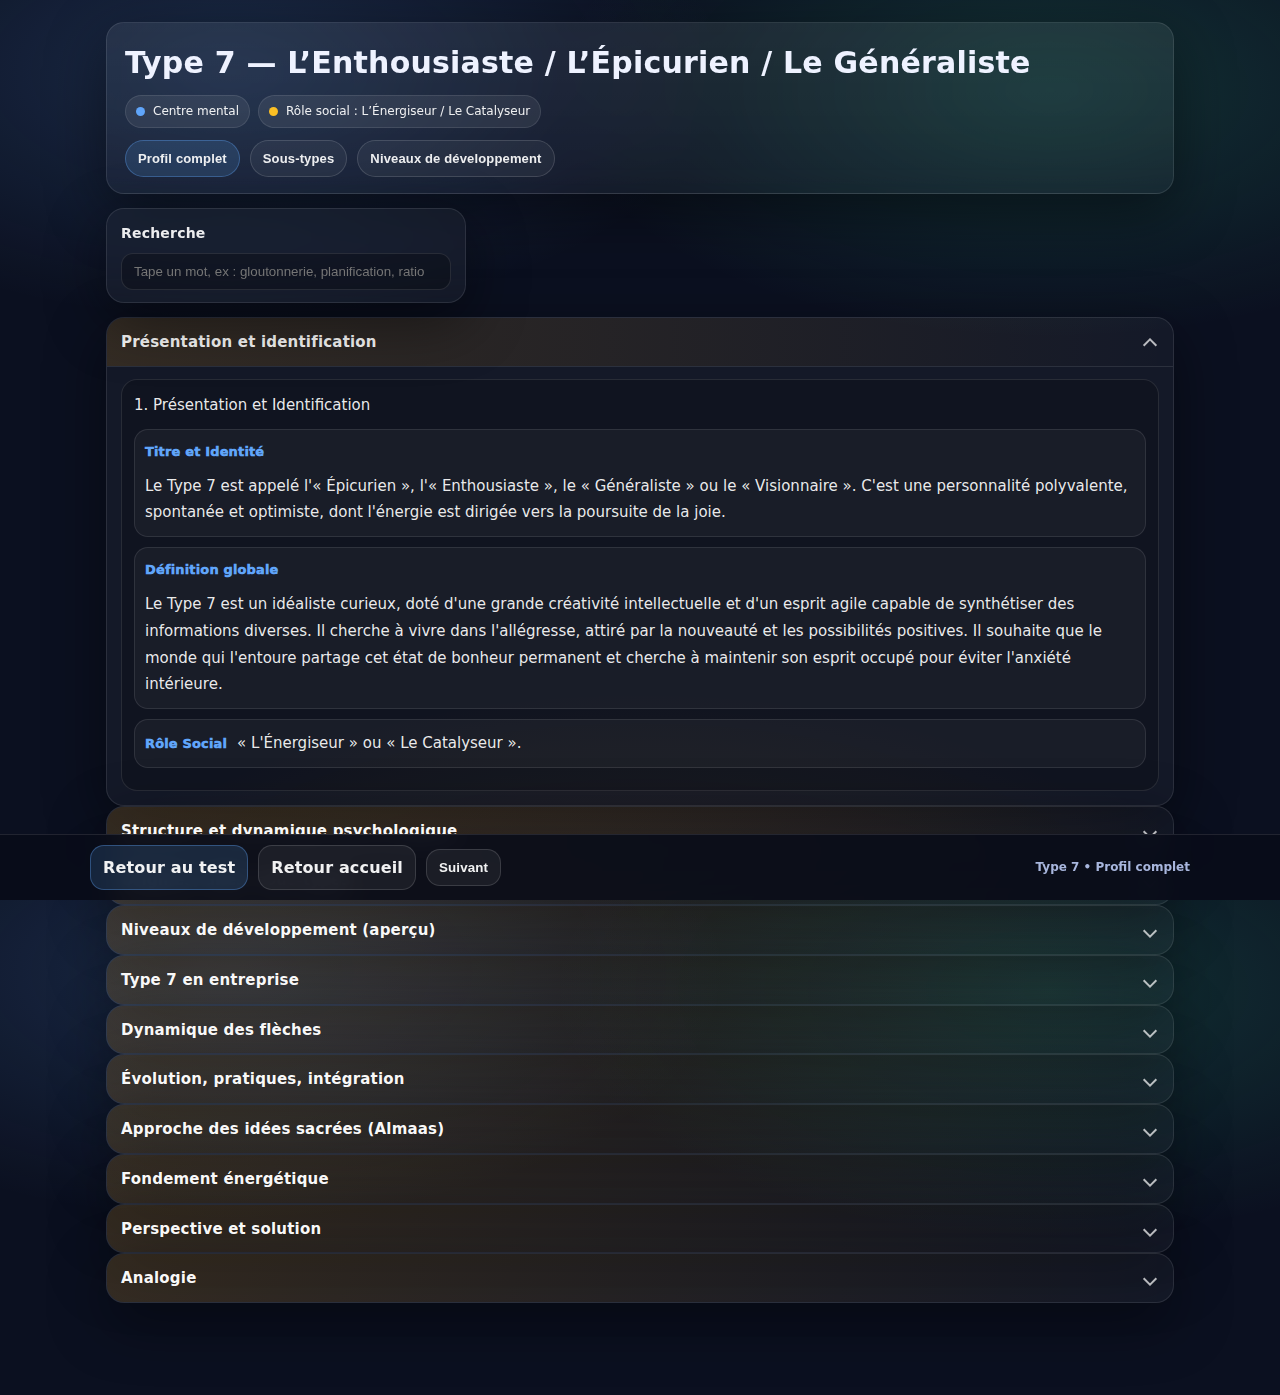
<file: profils/type7.html>
<!doctype html>
<html lang="fr">
<head>
  <meta charset="utf-8" />
  <meta name="viewport" content="width=device-width,initial-scale=1" />
  <title>Type 7 — Profil complet</title>
  <style>
    :root{
      --bg:#0b1020;
      --card:#0f1731;
      --line:rgba(255,255,255,.10);
      --text:#eef2ff;
      --muted:#a8b6dd;
      --blue:#60a5fa;
      --green:#34d399;
      --shadow: 0 18px 60px rgba(0,0,0,.45);
      --radius:18px;
    }
    *{box-sizing:border-box}
    html,body{height:100%}
    body{
      margin:0;
      font-family: ui-sans-serif, system-ui, -apple-system, Segoe UI, Roboto, Arial, Noto Sans, sans-serif;
      background:
        radial-gradient(900px 450px at 18% 8%, rgba(96,165,250,.18), transparent 55%),
        radial-gradient(900px 450px at 82% 10%, rgba(52,211,153,.18), transparent 55%),
        radial-gradient(1100px 600px at 50% 115%, rgba(245,158,11,.10), transparent 60%),
        var(--bg);
      color:var(--text);
      line-height:1.45;
    }

    .wrap{max-width:1100px;margin:0 auto;padding:22px 16px 92px}
    .top{display:flex;gap:14px;align-items:stretch;justify-content:space-between;flex-wrap:wrap;margin-bottom:14px}

    .hero{
      flex:1 1 700px;
      background:linear-gradient(180deg, rgba(255,255,255,.07), rgba(255,255,255,.03));
      border:1px solid var(--line);
      box-shadow:var(--shadow);
      border-radius:var(--radius);
      padding:18px 18px 16px;
      backdrop-filter: blur(10px);
    }
    .hero h1{margin:0 0 10px;font-size:clamp(22px, 3vw, 30px);letter-spacing:.2px}

    .chips{display:flex;gap:8px;flex-wrap:wrap}
    .chip{
      display:inline-flex;align-items:center;gap:8px;
      background:rgba(255,255,255,.07);
      border:1px solid var(--line);
      padding:7px 10px;border-radius:999px;
      font-size:12px;color:rgba(255,255,255,.92);
      white-space:nowrap;
    }
    .dot{width:9px;height:9px;border-radius:50%}

    .side{flex:0 1 360px;display:grid;gap:12px;align-content:start}
    .card{
      background:rgba(255,255,255,.04);
      border:1px solid var(--line);
      border-radius:var(--radius);
      box-shadow:var(--shadow);
      padding:14px 14px 12px;
      backdrop-filter: blur(10px);
    }
    .card h2{margin:0 0 10px;font-size:14px;letter-spacing:.2px;color:rgba(255,255,255,.92)}

    .tabs{display:flex;gap:10px;flex-wrap:wrap;margin:12px 0 0}
    .tab{
      padding:10px 12px;border-radius:999px;
      border:1px solid rgba(255,255,255,.14);
      background:rgba(255,255,255,.05);
      color:rgba(255,255,255,.92);
      font-weight:900;font-size:13px;
      cursor:pointer;user-select:none;-webkit-tap-highlight-color: transparent;
    }
    .tab[aria-selected="true"]{background:rgba(96,165,250,.16);border-color:rgba(96,165,250,.35)}

    .grid{display:grid;grid-template-columns:1fr;gap:12px;margin-top:12px}

    details{
      background:rgba(255,255,255,.04);
      border:1px solid var(--line);
      border-radius:var(--radius);
      box-shadow:var(--shadow);
      overflow:hidden;
    }
    summary{
      list-style:none;
      cursor:pointer;
      padding:14px 14px 12px;
      display:flex;align-items:center;justify-content:space-between;gap:12px;
      user-select:none;-webkit-tap-highlight-color: transparent;
      background:linear-gradient(90deg, rgba(245,158,11,.14), rgba(255,255,255,0));
    }
    summary::-webkit-details-marker{display:none}
    .sumTitle{display:flex;flex-direction:column;gap:0;min-width:0}
    .sumTitle b{
      font-size:15px;letter-spacing:.2px;color:rgba(255,255,255,.98);
      display:flex;gap:8px;align-items:center;flex-wrap:wrap;
    }
    .chev{
      width:10px;height:10px;border-right:2px solid rgba(255,255,255,.7);border-bottom:2px solid rgba(255,255,255,.7);
      transform:rotate(45deg);transition:.18s ease;margin-right:4px;flex:0 0 auto;
    }
    details[open] .chev{transform:rotate(225deg);margin-top:4px}
    .content{padding:12px 14px 14px;border-top:1px solid var(--line)}

    .block{background:rgba(0,0,0,.20);border:1px solid rgba(255,255,255,.10);border-radius:16px;padding:12px}
    .raw{display:none}
    .rt{font-size:15px;line-height:1.78;color:rgba(255,255,255,.94)}
    .rt p{margin:0 0 10px;color:rgba(255,255,255,.92)}
    .rt .gap{height:10px}

    .rt .labelRow{
      display:flex;gap:10px;flex-wrap:wrap;align-items:baseline;
      margin:0 0 10px;padding:10px 10px;border-radius:14px;
      border:1px solid rgba(255,255,255,.10);
      background:rgba(255,255,255,.04);
    }
    .rt .label{color:var(--blue);font-weight:950;letter-spacing:.15px;font-size:13px}
    .rt .value{color:rgba(255,255,255,.92);font-size:15px;flex:1 1 auto;min-width:220px}

    .rt .subhead{
      margin:2px 0 10px;padding:8px 10px;border-radius:12px;
      border:1px solid rgba(245,158,11,.28);
      background:linear-gradient(180deg, rgba(245,158,11,.12), rgba(0,0,0,.10));
      color:rgba(255,255,255,.96);
      font-weight:950;letter-spacing:.2px;
    }
    .rt .subhead .t{color:#fbbf24;font-weight:950}

    .rt ul{margin:0 0 10px 18px;padding:0}
    .rt li{margin:0 0 8px;color:rgba(255,255,255,.92)}
    .rt ul.dot{list-style-type:"•  "}
    .rt li .k{color:var(--blue);font-weight:950}

    .sectionHeader{display:flex;gap:10px;flex-wrap:wrap;align-items:center;margin:0 0 10px}
    .badge{
      display:inline-flex;align-items:center;gap:8px;
      font-size:12px;padding:6px 10px;border-radius:999px;
      border:1px solid var(--line);
      background:rgba(255,255,255,.06);
      color:rgba(255,255,255,.92);
      width:fit-content;font-weight:900;
    }

    .btn, button, a.btn{
      cursor:pointer;border:1px solid rgba(255,255,255,.14);
      background:rgba(255,255,255,.06);
      color:rgba(255,255,255,.94);
      padding:10px 12px;border-radius:14px;
      font-weight:900;letter-spacing:.15px;
      text-decoration:none;
      display:inline-flex;align-items:center;justify-content:center;gap:8px;
      transition:transform .08s ease, background .12s ease, border-color .12s ease;
      user-select:none;-webkit-tap-highlight-color: transparent;
    }
    .btn:hover, button:hover{background:rgba(255,255,255,.10);border-color:rgba(255,255,255,.22);transform:translateY(-1px)}
    .btn:active, button:active{transform:translateY(0)}
    .btn.primary{background:rgba(96,165,250,.16);border-color:rgba(96,165,250,.35)}
    .btn.primary:hover{background:rgba(96,165,250,.20);border-color:rgba(96,165,250,.45)}

    .subtypeBtns{display:grid;grid-template-columns:repeat(3, minmax(0,1fr));gap:10px}
    .subtypeBtns .btn{padding:12px}
    .subtypeBtns .btn.active{
      background:rgba(96,165,250,.16);
      border-color:rgba(96,165,250,.35);
      box-shadow: 0 0 0 4px rgba(96,165,250,.14);
    }
    @media (max-width: 860px){.subtypeBtns{grid-template-columns:1fr}}

    .rangeWrap{display:grid;gap:10px}
    .rangeLine{
      width:100%;
      padding:12px 12px 10px;
      border:1px solid var(--line);
      background:rgba(0,0,0,.20);
      border-radius:16px;
    }
    input[type=range]{width:100%;margin:10px 0 0;accent-color: var(--green)}
    .trackLabel{display:flex;justify-content:space-between;gap:10px;font-size:11px;color:var(--muted);font-weight:900}
    .bandPills{display:flex;gap:8px;flex-wrap:wrap;margin-top:10px}
    .pill{
      display:inline-flex;align-items:center;gap:8px;
      padding:6px 10px;border-radius:999px;
      border:1px solid var(--line);
      background:rgba(255,255,255,.05);
      font-size:12px;color:rgba(255,255,255,.92);
      font-weight:900;
    }

    .bottomBar{
      position:fixed;left:0;right:0;bottom:0;
      background:rgba(8,12,24,.86);
      border-top:1px solid rgba(255,255,255,.10);
      backdrop-filter: blur(12px);
      padding:10px 12px;z-index:999;
    }
    .barInner{
      max-width:1100px;margin:0 auto;
      display:flex;gap:10px;align-items:center;justify-content:space-between;flex-wrap:wrap;
    }
    .barBtns{display:flex;gap:10px;flex-wrap:wrap;align-items:center}
    .barInfo{color:var(--muted);font-size:12px;font-weight:900}

    .modal{
      position:fixed;inset:0;
      display:none;align-items:flex-end;justify-content:center;
      z-index:2000;padding:18px;
      background:rgba(0,0,0,.55);
      backdrop-filter: blur(10px);
    }
    .modal[aria-hidden="false"]{display:flex}
    .sheet{
      width:min(980px, 100%);
      max-height:86vh;overflow:auto;
      border-radius:22px;
      border:1px solid rgba(255,255,255,.12);
      background:linear-gradient(180deg, rgba(255,255,255,.06), rgba(0,0,0,.22));
      box-shadow:0 25px 90px rgba(0,0,0,.65);
    }
    .sheetHeader{
      position:sticky;top:0;z-index:1;
      background:rgba(10,14,28,.78);
      backdrop-filter: blur(12px);
      border-bottom:1px solid rgba(255,255,255,.10);
      padding:12px 14px;
      display:flex;gap:10px;align-items:center;justify-content:space-between;flex-wrap:wrap;
    }
    .sheetHeader .title{display:flex;flex-direction:column;gap:2px;min-width:0}
    .sheetHeader .title b{font-size:15px;letter-spacing:.2px;color:rgba(255,255,255,.96)}
    .sheetHeader .title span{color:var(--muted);font-size:12px;font-weight:900;overflow:hidden;text-overflow:ellipsis;white-space:nowrap}
    .sheetBody{padding:14px}
    .cols{display:grid;grid-template-columns:repeat(3, minmax(0,1fr));gap:12px}
    @media (max-width: 980px){.cols{grid-template-columns:1fr}}
  </style>
</head>

<body>
  <div class="wrap" id="top">
    <div class="top">
      <div class="hero">
        <h1 id="pageTitle">Type 7 — L’Enthousiaste / L’Épicurien / Le Généraliste</h1>

        <div class="chips" id="chips">
          <span class="chip"><span class="dot" style="background:var(--blue)"></span>Centre mental</span>
          <span class="chip"><span class="dot" style="background:#fbbf24"></span>Rôle social : L’Énergiseur / Le Catalyseur</span>
          <span class="chip" id="top3Chip" style="display:none"><span class="dot" style="background:#f59e0b"></span><span id="top3Text"></span></span>
        </div>

        <div class="tabs" role="tablist" aria-label="Onglets">
          <button class="tab" id="tab-profil" role="tab" aria-selected="true" aria-controls="panel-profil">Profil complet</button>
          <button class="tab" id="tab-soustypes" role="tab" aria-selected="false" aria-controls="panel-soustypes">Sous-types</button>
          <button class="tab" id="tab-niveaux" role="tab" aria-selected="false" aria-controls="panel-niveaux">Niveaux de développement</button>
        </div>
      </div>

      <div class="side">
        <div class="card">
          <h2>Recherche</h2>
          <input id="search" type="search" placeholder="Tape un mot, ex : gloutonnerie, planification, rationalisation, clan..." style="width:100%;appearance:none;background:rgba(0,0,0,.25);border:1px solid var(--line);border-radius:12px;padding:10px 12px;color:var(--text);outline:none" />
        </div>
      </div>
    </div>

    <div class="grid">
      <section id="panel-profil" role="tabpanel" aria-labelledby="tab-profil">
        <details open data-search>
          <summary>
            <div class="sumTitle"><b>Présentation et identification</b></div>
            <span class="chev"></span>
          </summary>
          <div class="content">
            <div class="block rich">
              <pre class="raw">1. Présentation et Identification
Titre et Identité : Le Type 7 est appelé l'« Épicurien », l'« Enthousiaste », le « Généraliste » ou le « Visionnaire ». C'est une personnalité polyvalente, spontanée et optimiste, dont l'énergie est dirigée vers la poursuite de la joie.
Définition globale : Le Type 7 est un idéaliste curieux, doté d'une grande créativité intellectuelle et d'un esprit agile capable de synthétiser des informations diverses. Il cherche à vivre dans l'allégresse, attiré par la nouveauté et les possibilités positives. Il souhaite que le monde qui l'entoure partage cet état de bonheur permanent et cherche à maintenir son esprit occupé pour éviter l'anxiété intérieure.
Rôle Social : « L'Énergiseur » ou « Le Catalyseur ».</pre>
              <div class="rt"></div>
            </div>
          </div>
        </details>

        <details data-search>
          <summary>
            <div class="sumTitle"><b>Structure et dynamique psychologique</b></div>
            <span class="chev"></span>
          </summary>
          <div class="content">
            <div class="block rich">
              <pre class="raw">2. Structure et Dynamique Psychologique
Centre d'intelligence
Le Type 7 appartient au centre mental, qu'il utilise de manière intérieure pour faire des plans, imaginer un futur plaisant et créer des options.

Hiérarchie des centres :
* Centre Préféré : Mental (Utilisation intérieure)
* Centre de Support : Instinctif
* Centre Réprimé : Émotionnel

Orientation
La joie et l’optimisme.

Compulsion
Éviter à tout prix la souffrance (physique ou psychologique) et le vide intérieur.

Passion et Fixation
* Passion (Cœur) : L'Intempérance (ou Gloutonnerie). Il ne s'agit pas uniquement de nourriture, mais d'un désir insatiable de consommer sans modération tout ce qui est agréable (expériences, idées), persuadé que "plus" apporte forcément plus de plaisir.
* Fixation (Tête) : La Planification. Il passe son temps à bâtir des projets et à chercher des échappatoires mentales pour éviter de se confronter à la douleur du réel ou à l'ennui.

Mécanisme de défense
La rationalisation. Il utilise un discours logique pour éliminer la souffrance, transformer une critique ou un événement négatif en opportunité positive, évitant ainsi toute implication émotionnelle pénible.

Peurs et Désirs fondamentaux
* Peur de base : Être privé, piégé dans la souffrance ou ressentir de la douleur.
* Désir de base : Être heureux, satisfait et trouver l'accomplissement.
* Message du Surmoi : « Tu es bien ou correct si tu obtiens ce dont tu as besoin ».</pre>
              <div class="rt"></div>
            </div>
          </div>
        </details>

        <details data-search>
          <summary>
            <div class="sumTitle"><b>Origines, ailes, sous-types</b></div>
            <span class="chev"></span>
          </summary>
          <div class="content">
            <div class="block rich">
              <pre class="raw">3. Origines et Variantes
Le Schéma de l'enfance
L'enfant 7 a souvent ressenti une déconnexion de la figure nourricière (souvent la mère). Ayant l'impression d'avoir été frustré dans ses besoins ou "sevré" trop tôt, il a décidé de se nourrir lui-même en cherchant des distractions extérieures pour masquer son vide intérieur.

Les Sous-types d'Ailes
Le modèle général inclut généralement une aile vers le 6 ou vers le 8.

Les trois sous-types instinctifs
* Conservation (Clan) : Il est loyal envers un groupe restreint (famille ou amis proches) qui partage ses idées. Il se focalise sur ses propres besoins et ceux de son cercle pour se sentir en sécurité.
* Social (Sacrifice) : Cet idéaliste peut accepter de limiter ses propres choix ou aventures par esprit de sacrifice pour les autres ou pour une cause, souvent avec la conviction que ce frein sera de courte durée.
* Sexuel (Imagination) : Il recherche des expériences nouvelles, intenses et fascinantes. Il privilégie souvent des relations peu impliquantes où son imaginaire et ses fantasmes comptent plus que la relation réelle.</pre>
              <div class="rt"></div>
            </div>

            <div class="sectionHeader" style="margin-top:12px">
              <span class="badge"><span class="dot" style="background:var(--blue)"></span>Choisir un sous-type</span>
              <button class="btn" id="compareBtn" type="button">Comparer les 3 sous-types</button>
            </div>

            <div class="subtypeBtns">
              <button class="btn" id="btn-survie" type="button">SURVIE</button>
              <button class="btn" id="btn-tete" type="button">TÊTE-À-TÊTE</button>
              <button class="btn" id="btn-social" type="button">SOCIAL</button>
            </div>
          </div>
        </details>

        <details data-search>
          <summary>
            <div class="sumTitle"><b>Niveaux de développement (aperçu)</b></div>
            <span class="chev"></span>
          </summary>
          <div class="content">
            <div class="block rich">
              <pre class="raw">Les 9 niveaux de Développement
Le niveau de développement mesure le degré de liberté psychologique. Plus le niveau est élevé, plus l'individu est libre et conscient ; plus il descend, plus il devient esclave de ses pulsions.

La Plage Saine : La Joie et la Gratitude (Niveaux 1 à 3)
* Niveau 1 : Joyeux et satisfait. Il abandonne la croyance que son bonheur dépend d'objets spécifiques. Il devient profondément reconnaissant, vivant une forme d'extase dans la simplicité du moment présent.
* Niveau 2 : Enthousiaste et anticipateur. Il se concentre sur le monde des possibilités. Son image de soi est : « Je suis joyeux, spontané et extraverti ».
* Niveau 3 : Réaliste et productif. Il s'engage pleinement dans la vie et accomplit des choses concrètes. Il devient polyvalent, audacieux et capable d'une production prolifique tout en restant pragmatique.

La Plage Moyenne : L'Acquisition et la Distraction (Niveaux 4 à 6)
* Niveau 4 : Acquisitif et consommateur. Craignant de manquer des expériences, il devient agité, veut multiplier ses options et tente de suivre toutes les tendances.
* Niveau 5 : Distrait et éparpillé. Il craint de s'ennuyer ou de ressentir la douleur. Il s'efforce de rester excité, parle beaucoup et cherche de nouvelles aventures, mais manque souvent de suivi.
* Niveau 6 : Égocentrique et excessif. Il a peur de manquer de ce dont il a besoin. Il devient impatient, exige une gratification instantanée et peut devenir gaspilleur, rejetant toute culpabilité.

La Plage Malsaine : L'Insatiabilité et la Panique (Niveaux 7 à 9)
* Niveau 7 : Insatiable et fuyant. Il panique à l'idée que ses actions ne lui apportent que de la douleur. Il devient impulsif, irresponsable et cherche n'importe quel soulagement temporaire.
* Niveau 8 : Maniaque et imprudent. Désespéré d'échapper à l'anxiété, il alterne entre hystérie et dépression profonde, devenant instable.
* Niveau 9 : Accablé et paralysé. Il réalise qu'il a ruiné sa vie et sa capacité à éprouver du plaisir. Souvent en proie à des problèmes graves, il est frappé par la terreur.

Signaux d'Alerte
* Signal d'Éveil : Le sentiment que « l'herbe est toujours plus verte ailleurs » (insatisfaction chronique du présent).
* Signal d'Alarme : La peur que ses propres activités et son agitation ne lui apportent en fait que de la douleur.

Les Défis de croissance
Apprendre à devenir plus réaliste, mener ses projets jusqu'à leur terme sans chercher d'échappatoires, et prendre davantage en compte les émotions des autres.</pre>
              <div class="rt"></div>
            </div>
          </div>
        </details>

        <details data-search>
          <summary>
            <div class="sumTitle"><b>Type 7 en entreprise</b></div>
            <span class="chev"></span>
          </summary>
          <div class="content">
            <div class="block rich">
              <pre class="raw">4. Le Type 7 en Entreprise
Profil professionnel
Le 7 est une source d'innovation capable de synthétiser rapidement des informations variées. Il travaille vite et avec enthousiasme, mais peut s'acharner sur des projets irréalistes s'il n'en perçoit pas les failles. Il déteste la routine et les procédures trop strictes.

Style de management
C'est un manager qui bâtit une vision positive du futur et laisse beaucoup d'autonomie. Il est flexible et s'adapte facilement, mais son manque de contrôle et ses changements fréquents de cap peuvent dérouter son équipe.

Style de communication
Son style est celui des « Histoires ». Il charme par l'humour, les anecdotes et les métaphores, évitant soigneusement les sujets tristes, les conflits ou la négativité.

Points de vigilance
Il a tendance à la superficialité et peut abandonner un projet dès que les premières difficultés concrètes apparaissent. Il peut manquer de pugnacité face aux obstacles.</pre>
              <div class="rt"></div>
            </div>
          </div>
        </details>

        <details data-search>
          <summary>
            <div class="sumTitle"><b>Dynamique des flèches</b></div>
            <span class="chev"></span>
          </summary>
          <div class="content">
            <div class="block rich">
              <pre class="raw">5. Dynamique des Flèches
Réaction au Stress (Désintégration)
Vers le Type 1. Le 7 devient alors critique, rigide, impatient et moralisateur.

Chemin d'Intégration (Croissance)
Vers le Type 5. Le 7 apprend à se poser, à devenir plus profond, à observer la réalité avec calme et à assimiler ses expériences au lieu de les consommer avidement.</pre>
              <div class="rt"></div>
            </div>
          </div>
        </details>

        <details data-search>
          <summary>
            <div class="sumTitle"><b>Évolution, pratiques, intégration</b></div>
            <span class="chev"></span>
          </summary>
          <div class="content">
            <div class="block rich">
              <pre class="raw">6. Évolution et Développement
Points d'amélioration à travailler
* Apprendre à devenir plus réaliste en listant systématiquement les difficultés potentielles.
* S'efforcer de mener ses projets jusqu'à leur terme malgré les obstacles.
* Prendre davantage en compte les émotions et les besoins des autres.
* Accepter les conflits nécessaires et reconnaître ses erreurs.

Pratiques suggérées et Attitudes de Guérison
Pratiquer la méditation pour calmer l'agitation mentale, rester présent avec les sentiments négatifs sans fuir, développer la discipline. Se dire : « Peut-être que ce que j'ai déjà est suffisant. Peut-être qu'il n'y a nulle part d'autre où je doive être ».

Intégration (Idée supérieure et Vertu)
En se libérant de sa compulsion, le 7 s'intègre vers le Type 5 (ou le Type 1).
* Essence : L'état où la personnalité accède à ses pleines potentialités, libérée des automatismes de l'ego.
* Idée supérieure : Le Travail (ou le Plan Sacré). Il devient capable de se concentrer sur l'activité présente, ici et maintenant, sans s'échapper dans la planification du futur.
* Vertu : La Tempérance. Il apprend le sens de la mesure et l'équilibre entre ses désirs et la réalité.</pre>
              <div class="rt"></div>
            </div>
          </div>
        </details>

        <details data-search>
          <summary>
            <div class="sumTitle"><b>Approche des idées sacrées (Almaas)</b></div>
            <span class="chev"></span>
          </summary>
          <div class="content">
            <div class="block rich">
              <pre class="raw">7. Approche des Idées Sacrées (Perspective Almaas)
L'Idée sacrée
Le Plan Sacré, la Sagesse Sacrée ou le Travail Sacré. C'est la perception que la réalité se déploie selon un dessein intelligent instant après instant dans le présent.

L'Illusion Spécifique
Le développement séparé. Croire que l'on peut savoir ce qui est censé se passer ensuite et que l'on peut diriger son propre épanouissement.

La Difficulté Spécifique
La Désorientation. Le sentiment d'être perdu ou de "ne pas savoir quoi faire" suite à la perte de soutien.

La Réaction Spécifique
La Planification. Une tentative compulsive de créer sa propre orientation future par manque de confiance en la réalité.

Le Noyau de la Fixation
Le complexe formé par le sentiment de désorientation et l'activité réactive de planification.</pre>
              <div class="rt"></div>
            </div>
          </div>
        </details>

        <details data-search>
          <summary>
            <div class="sumTitle"><b>Fondement énergétique</b></div>
            <span class="chev"></span>
          </summary>
          <div class="content">
            <div class="block rich">
              <pre class="raw">8. Fondement Énergétique
La Confiance Fondamentale
Une certitude innée que l'univers est bienveillant et que tout finit par être bénéfique sans manipulation personnelle.

La Lumière du jour Vivante
Qualité de l'Être perçue comme un amour universel qui permet de s'abandonner sans peur à l'inconnu.</pre>
              <div class="rt"></div>
            </div>
          </div>
        </details>

        <details data-search>
          <summary>
            <div class="sumTitle"><b>Perspective et solution</b></div>
            <span class="chev"></span>
          </summary>
          <div class="content">
            <div class="block rich">
              <pre class="raw">9. La Perspective et la Solution
L'Idée Sacrée comme Psycho-catalyseur
Comprendre le Plan Sacré montre que l'effort de planification est inutile car la réalité se déploie déjà de façon optimale.

Rétablir la Confiance Fondamentale
Cela passe par l'acceptation de son impuissance à diriger son déploiement futur et par la présence totale au moment présent.

L'Abandon
Cesser de manipuler son expérience intérieure et laisser l'esprit se reposer.

La Poussée Optimisante
Reconnaître que le dynamisme de la réalité tend naturellement vers l'harmonie si l'ego arrête d'interférer.</pre>
              <div class="rt"></div>
            </div>
          </div>
        </details>

        <details data-search>
          <summary>
            <div class="sumTitle"><b>Analogie</b></div>
            <span class="chev"></span>
          </summary>
          <div class="content">
            <div class="block rich">
              <pre class="raw">10. Analogie
Le Type 7 peut être comparé à un papillon butineur qui survole une prairie fleurie. Ébloui par la multiplicité des couleurs, il se pose brièvement sur chaque fleur pour en goûter le nectar, mais s'envole prestement vers la suivante dès qu'il pressent l'ombre d'un nuage. Son défi est d'apprendre que la richesse d'un jardin se découvre aussi en prenant le temps d'observer une seule plante.

Le 7 est comme un voyageur dans un train qui garde sa lourde valise sur ses genoux, ne faisant pas confiance au train (la réalité) pour porter ses bagages jusqu'à destination.

L'âme est comme un jeune plant qui n'a pas besoin de diriger sa propre croissance (planification), mais seulement de l'environnement adéquat pour se déployer.</pre>
              <div class="rt"></div>
            </div>
          </div>
        </details>
      </section>

      <section id="panel-soustypes" role="tabpanel" aria-labelledby="tab-soustypes" hidden>
        <details open data-search>
          <summary>
            <div class="sumTitle"><b>Structure de base</b></div>
            <span class="chev"></span>
          </summary>
          <div class="content">
            <div class="block rich">
              <pre class="raw">Présentation générale du Type 7 : La structure de base
* Blessure : Un jour, l’enfant a souffert d’être stoppé dans son élan, comme si on lui avait coupé les ailes. Il a été contraint de se plier aux instructions de l’autorité, ce qui fait qu'aujourd'hui, toute forme d'enfermement est vécue comme une douleur.
* Passion : La gourmandise (gloutonnerie). Il s'agit d'un désir de multiplier les expériences variées et amusantes pour fuir la souffrance et l'ennui. Le Sept cherche à « croquer la vie » en restant toujours en mouvement vers un projet futur plus excitant.
* Mécanisme de défense privilégié : La rationalisation. Le Sept reformule ses vécus douloureux en leur trouvant un côté positif ou une explication intellectuelle. Cela lui permet de se détacher de l'émotion pour ne pas se laisser toucher au niveau du cœur, ce qu'il juge dévastateur.</pre>
              <div class="rt"></div>
            </div>

            <div class="sectionHeader" style="margin-top:12px">
              <span class="badge"><span class="dot" style="background:var(--blue)"></span>Choisir un sous-type</span>
              <button class="btn" id="compareBtn2" type="button">Comparer les 3 sous-types</button>
            </div>

            <div class="subtypeBtns">
              <button class="btn" id="btn-survie2" type="button">SURVIE</button>
              <button class="btn" id="btn-tete2" type="button">TÊTE-À-TÊTE</button>
              <button class="btn" id="btn-social2" type="button">SOCIAL</button>
            </div>
          </div>
        </details>

        <details data-search>
          <summary>
            <div class="sumTitle"><b>Sous-type SURVIE</b></div>
            <span class="chev"></span>
          </summary>
          <div class="content">
            <div class="block rich">
              <pre class="raw">1. Le sous-type SURVIE
* Titre du sous-type : Le Profil Sept Survie.
* Équation des préoccupations : Préoccupations Sept (être libre, plaisir, mouvement) + Préoccupations Survie (maison, sécurité, matérialité) = CLAN.
* Comportement / Description du fonctionnement : Il organise la vie la plus agréable possible en incluant sa famille et ses amis proches : son « clan ». Il utilise son réseau pour assurer sa sécurité et valider ses projets. Il est souvent doué pour le bricolage, l'organisation concrète et a une conscience aiguë de son corps et de sa santé.
* Le paradoxe : Vouloir se rassurer par la proximité des membres du clan ne parvient pas à résoudre la peur du vide intérieur.
* Métaphore : Le GO (Gentil Organisateur) du club de vacances. Le territoire est sécurisé, la nourriture variée, et le cadre permet à l'énergie du Sept de se déployer.
* Signaux d'alerte du type : Trop de projets, trop de mouvement, trop de mental, trop d'optimisme.
* Signaux d'alerte du sous-type : Trop d'attention sur la sécurité, trop de temps au travail, trop de préoccupations sur le bien-être matériel, répétition de soirées routinières.
* Témoignage (Sébastien) :
    * Type : Apprécie sa vivacité d'esprit, sa capacité à faire des associations d'idées incongrues et sa joie de vivre constante.
    * Sous-type : Apprécie sa capacité de travail rapide, son habileté manuelle et son écoute des besoins de son corps.
    * Combinaison : Le sous-type survie tempère son type en le ramenant au rythme de la terre et à l'importance du temps passé avec les siens.
* Référence cinématographique : Rire et Châtiment (José Garcia incarne l'amuseur narcissique qui utilise l'humour pour anesthésier la souffrance avant de se transformer par la douleur d'une séparation).</pre>
              <div class="rt"></div>
            </div>
          </div>
        </details>

        <details data-search>
          <summary>
            <div class="sumTitle"><b>Sous-type TÊTE-À-TÊTE</b></div>
            <span class="chev"></span>
          </summary>
          <div class="content">
            <div class="block rich">
              <pre class="raw">2. Le sous-type TÊTE-À-TÊTE
* Titre du sous-type : Le Profil Sept Tête-à-tête.
* Équation des préoccupations : Préoccupations Sept + Préoccupation Tête-à-tête (focalisation sur le partenaire) = FASCINATION / SUGGESTION.
* Comportement / Description du fonctionnement : Il est subjugué par chaque nouvelle personne ou projet, vivant dans un ravissement constant pour ce qui est nouveau. Il utilise son charme et sa vivacité pour fasciner l'autre et l'entraîner dans ses rêves, mais il peut avoir du mal à s'impliquer durablement une fois que la fascination s'estompe.
* Le paradoxe : Savoir faire rêver le partenaire n'est pas forcément ce qu'il demande le plus au quotidien.
* Métaphore : Don Juan. Il fascine l'autre, déclame des tirades enthousiastes et amène de la fraîcheur, tout en étant fortement influençable par la nouveauté.
* Signaux d'alerte du type : (Identiques au sous-type survie).
* Signaux d'alerte du sous-type : Zèle à prouver son intensité, attention focalisée sur le partenaire, manque de vision panoramique, rivalité avec les autres centres d'intérêt du conjoint.
* Témoignage (Vanessa) :
    * Type : Apprécie son amour de l'aventure, sa curiosité de tout et son optimisme envers chaque rencontre.
    * Sous-type : Apprécie sa capacité de concentration extrême (« sous cloche ») sur ce qui la passionne.
    * Combinaison : Utilise l'agilité mentale du Sept et l'intensité du tête-à-tête pour créer des liens forts et joyeux, comme un « feu d'artifice permanent ».
* Référence cinématographique : Le Cercle des Poètes disparus (John Keating insuffle l'amour de la liberté et de la passion à ses élèves, les poussant à rendre leur vie extraordinaire).</pre>
              <div class="rt"></div>
            </div>
          </div>
        </details>

        <details data-search>
          <summary>
            <div class="sumTitle"><b>Sous-type SOCIAL</b></div>
            <span class="chev"></span>
          </summary>
          <div class="content">
            <div class="block rich">
              <pre class="raw">3. Le sous-type SOCIAL
* Titre du sous-type : Le Profil Sept Social.
* Équation des préoccupations : Préoccupations Sept + Préoccupations Sociales (amis, groupes) = SACRIFICE.
* Comportement / Description du fonctionnement : Il vit une tension entre son désir de plaisir et ses responsabilités envers le groupe. Il sacrifie sa liberté personnelle au profit d'idéaux sociaux, se sentant investi d'un devoir envers les autres, tout en essayant de rendre le monde plus joyeux.
* Le paradoxe : Rechercher à faire partie d'un groupe tout en sachant que celui-ci bridera inévitablement son enthousiasme.
* Métaphore : Le Visionnaire idéaliste. Il cherche à rendre le monde meilleur et plus doux, tout en luttant contre la peur d'un idéalisme qui deviendrait utopique.
* Signaux d'alerte du type : (Identiques).
* Signaux d'alerte du sous-type : Souci excessif d'être reconnu, trop de temps en relations sociales, participation boulimique à des clubs, dévouement excessif à une cause.
* Témoignage (Philippe) :
    * Type : Apprécie sa capacité de synthèse rapide, son côté créatif et son aptitude à relativiser les obstacles par l'humour.
    * Sous-type : Apprécie son sens du devoir social et sa patience à œuvrer pour le bien commun.
    * Combinaison : Le sous-type social compense les excès du Sept, faisant de lui un leader capable d'apporter de la légèreté et de la cohésion dans les groupes.
* Référence cinématographique : Les Enfants du Marais (illustre la convivialité, le plaisir des rencontres et l'équilibre entre plaisirs personnels et obligations mondaines).

Analogie : Le Type 7 est comme un explorateur fuyant l'ennui : le Sept Survie explore avec son clan pour sécuriser son camp de base, le Sept Tête-à-tête explore avec un partenaire pour vivre une intensité fascinante, et le Sept Social explore pour le compte d'une société qu'il rêve de rendre plus joyeuse, au prix de sa propre liberté.</pre>
              <div class="rt"></div>
            </div>
          </div>
        </details>
      </section>

      <section id="panel-niveaux" role="tabpanel" aria-labelledby="tab-niveaux" hidden>
        <details open data-search>
          <summary>
            <div class="sumTitle"><b>Niveaux de développement</b></div>
            <span class="chev"></span>
          </summary>
          <div class="content">
            <div class="block rich">
              <pre class="raw">Le niveau de développement mesure le degré de liberté psychologique. Plus le niveau est élevé, plus l'individu est libre et conscient ; plus il descend, plus il devient esclave de ses pulsions. Le Type 7 apprend à trouver le bonheur à l’intérieur plutôt qu’à l’extérieur.</pre>
              <div class="rt"></div>
            </div>

            <div class="sectionHeader" style="margin-top:12px">
              <span class="badge"><span class="dot" id="levelDot" style="background:var(--green)"></span><span id="levelBadge">Niveau 1 • Sain</span></span>
            </div>

            <div class="rangeWrap">
              <div class="rangeLine">
                <div class="trackLabel"><span>1</span><span>9</span></div>
                <input id="levelRange" type="range" min="1" max="9" step="1" value="1" />
                <div class="bandPills">
                  <span class="pill"><span class="dot" style="background:#22c55e"></span>Plage saine (1 à 3)</span>
                  <span class="pill"><span class="dot" style="background:#f59e0b"></span>Plage moyenne (4 à 6)</span>
                  <span class="pill"><span class="dot" style="background:#ef4444"></span>Plage malsaine (7 à 9)</span>
                </div>
              </div>

              <div class="block" style="background:rgba(255,255,255,.03)">
                <div class="rt" id="levelTextRT"></div>
              </div>
            </div>
          </div>
        </details>

        <details data-search>
          <summary>
            <div class="sumTitle"><b>Liste des 9 niveaux</b></div>
          <span class="chev"></span>
          </summary>
          <div class="content">
            <div class="block rich">
              <pre class="raw">La Plage Saine : La Joie et la Gratitude (Niveaux 1 à 3)
* Niveau 1 : Joyeux et satisfait. Il abandonne la croyance que son bonheur dépend d'objets spécifiques. Il devient profondément reconnaissant, vivant une forme d'extase dans la simplicité du moment présent.
* Niveau 2 : Enthousiaste et anticipateur. Il se concentre sur le monde des possibilités. Son image de soi est : « Je suis joyeux, spontané et extraverti ».
* Niveau 3 : Réaliste et productif. Il s'engage pleinement dans la vie et accomplit des choses concrètes. Il devient polyvalent, audacieux et capable d'une production prolifique tout en restant pragmatique.

La Plage Moyenne : L'Acquisition et la Distraction (Niveaux 4 à 6)
* Niveau 4 : Acquisitif et consommateur. Craignant de manquer des expériences, il devient agité, veut multiplier ses options et tente de suivre toutes les tendances.
* Niveau 5 : Distrait et éparpillé. Il craint de s'ennuyer ou de ressentir la douleur. Il s'efforce de rester excité, parle beaucoup et cherche de nouvelles aventures, mais manque souvent de suivi.
* Niveau 6 : Égocentrique et excessif. Il a peur de manquer de ce dont il a besoin. Il devient impatient, exige une gratification instantanée et peut devenir gaspilleur, rejetant toute culpabilité.

La Plage Malsaine : L'Insatiabilité et la Panique (Niveaux 7 à 9)
* Niveau 7 : Insatiable et fuyant. Il panique à l'idée que ses actions ne lui apportent que de la douleur. Il devient impulsif, irresponsable et cherche n'importe quel soulagement temporaire.
* Niveau 8 : Maniaque et imprudent. Désespéré d'échapper à l'anxiété, il alterne entre hystérie et dépression profonde, devenant instable.
* Niveau 9 : Accablé et paralysé. Il réalise qu'il a ruiné sa vie et sa capacité à éprouver du plaisir. Souvent en proie à des problèmes graves, il est frappé par la terreur.

Signaux d'Alerte
* Signal d'Éveil : Le sentiment que « l'herbe est toujours plus verte ailleurs » (insatisfaction chronique du présent).
* Signal d'Alarme : La peur que ses propres activités et son agitation ne lui apportent en fait que de la douleur.

Les Défis de croissance
Apprendre à devenir plus réaliste, mener ses projets jusqu'à leur terme sans chercher d'échappatoires, et prendre davantage en compte les émotions des autres.</pre>
              <div class="rt"></div>
            </div>
          </div>
        </details>
      </section>
    </div>
  </div>

  <div class="bottomBar">
    <div class="barInner">
      <div class="barBtns">
        <a class="btn primary" id="backToTest" href="test-enneagramme.html">Retour au test</a>
        <a class="btn" id="backToHome" href="index.html">Retour accueil</a>
        <button class="btn" id="nextBtn" type="button">Suivant</button>
      </div>
      <div class="barInfo" id="barInfo">Type 7</div>
    </div>
  </div>

  <div class="modal" id="subtypeModal" aria-hidden="true">
    <div class="sheet" role="dialog" aria-modal="true" aria-label="Sous-type">
      <div class="sheetHeader">
        <div class="title">
          <b id="modalTitle">Sous-type</b>
          <span id="modalSub">Type 7</span>
        </div>
        <div><button class="btn" id="closeModal" type="button">Fermer</button></div>
      </div>
      <div class="sheetBody">
        <div class="block rich">
          <pre class="raw" id="modalRaw"></pre>
          <div class="rt" id="modalRT"></div>
        </div>
      </div>
    </div>
  </div>

  <div class="modal" id="compareModal" aria-hidden="true">
    <div class="sheet" role="dialog" aria-modal="true" aria-label="Comparer les sous-types">
      <div class="sheetHeader">
        <div class="title">
          <b>Comparer les 3 sous-types</b>
          <span>Type 7</span>
        </div>
        <div><button class="btn" id="closeCompare" type="button">Fermer</button></div>
      </div>
      <div class="sheetBody">
        <div class="cols">
          <div class="card" style="padding:12px;border-radius:18px">
            <h2 style="margin:0 0 10px">SURVIE</h2>
            <div class="block rich">
              <pre class="raw" id="cmpSurvieRaw"></pre>
              <div class="rt" id="cmpSurvieRT"></div>
            </div>
          </div>
          <div class="card" style="padding:12px;border-radius:18px">
            <h2 style="margin:0 0 10px">TÊTE-À-TÊTE</h2>
            <div class="block rich">
              <pre class="raw" id="cmpTeteRaw"></pre>
              <div class="rt" id="cmpTeteRT"></div>
            </div>
          </div>
          <div class="card" style="padding:12px;border-radius:18px">
            <h2 style="margin:0 0 10px">SOCIAL</h2>
            <div class="block rich">
              <pre class="raw" id="cmpSocialRaw"></pre>
              <div class="rt" id="cmpSocialRT"></div>
            </div>
          </div>
        </div>
      </div>
    </div>
  </div>

  <script>
    const qs = (s, el=document)=>el.querySelector(s);
    const qsa = (s, el=document)=>[...el.querySelectorAll(s)];

    function getParam(name){
      const u = new URL(location.href);
      return u.searchParams.get(name);
    }
    function setParam(name, value){
      const u = new URL(location.href);
      if(value === null || value === undefined || value === '') u.searchParams.delete(name);
      else u.searchParams.set(name, value);
      history.replaceState(null, '', u.toString());
    }
    function clamp(n,a,b){return Math.max(a, Math.min(b, n));}

    function levelColor(n){
      if(n<=3) return '#22c55e';
      if(n<=6) return '#f59e0b';
      return '#ef4444';
    }
    function levelBand(n){
      if(n<=3) return 'Sain';
      if(n<=6) return 'Moyen';
      return 'Malsain';
    }

    const LEVELS = [
      "Niveau 1 : Joyeux et satisfait. Il abandonne la croyance que son bonheur dépend d'objets spécifiques. Il devient profondément reconnaissant, vivant une forme d'extase dans la simplicité du moment présent.",
      "Niveau 2 : Enthousiaste et anticipateur. Il se concentre sur le monde des possibilités. Son image de soi est : « Je suis joyeux, spontané et extraverti ».",
      "Niveau 3 : Réaliste et productif. Il s'engage pleinement dans la vie et accomplit des choses concrètes. Il devient polyvalent, audacieux et capable d'une production prolifique tout en restant pragmatique.",
      "Niveau 4 : Acquisitif et consommateur. Craignant de manquer des expériences, il devient agité, veut multiplier ses options et tente de suivre toutes les tendances.",
      "Niveau 5 : Distrait et éparpillé. Il craint de s'ennuyer ou de ressentir la douleur. Il s'efforce de rester excité, parle beaucoup et cherche de nouvelles aventures, mais manque souvent de suivi.",
      "Niveau 6 : Égocentrique et excessif. Il a peur de manquer de ce dont il a besoin. Il devient impatient, exige une gratification instantanée et peut devenir gaspilleur, rejetant toute culpabilité.",
      "Niveau 7 : Insatiable et fuyant. Il panique à l'idée que ses actions ne lui apportent que de la douleur. Il devient impulsif, irresponsable et cherche n'importe quel soulagement temporaire.",
      "Niveau 8 : Maniaque et imprudent. Désespéré d'échapper à l'anxiété, il alterne entre hystérie et dépression profonde, devenant instable.",
      "Niveau 9 : Accablé et paralysé. Il réalise qu'il a ruiné sa vie et sa capacité à éprouver du plaisir. Souvent en proie à des problèmes graves, il est frappé par la terreur."
    ];

    const SUBTYPES = {
      survie: `1. Le sous-type SURVIE
* Titre du sous-type : Le Profil Sept Survie.
* Équation des préoccupations : Préoccupations Sept (être libre, plaisir, mouvement) + Préoccupations Survie (maison, sécurité, matérialité) = CLAN.
* Comportement / Description du fonctionnement : Il organise la vie la plus agréable possible en incluant sa famille et ses amis proches : son « clan ». Il utilise son réseau pour assurer sa sécurité et valider ses projets. Il est souvent doué pour le bricolage, l'organisation concrète et a une conscience aiguë de son corps et de sa santé.
* Le paradoxe : Vouloir se rassurer par la proximité des membres du clan ne parvient pas à résoudre la peur du vide intérieur.
* Métaphore : Le GO (Gentil Organisateur) du club de vacances. Le territoire est sécurisé, la nourriture variée, et le cadre permet à l'énergie du Sept de se déployer.
* Signaux d'alerte du type : Trop de projets, trop de mouvement, trop de mental, trop d'optimisme.
* Signaux d'alerte du sous-type : Trop d'attention sur la sécurité, trop de temps au travail, trop de préoccupations sur le bien-être matériel, répétition de soirées routinières.
* Témoignage (Sébastien) :
    * Type : Apprécie sa vivacité d'esprit, sa capacité à faire des associations d'idées incongrues et sa joie de vivre constante.
    * Sous-type : Apprécie sa capacité de travail rapide, son habileté manuelle et son écoute des besoins de son corps.
    * Combinaison : Le sous-type survie tempère son type en le ramenant au rythme de la terre et à l'importance du temps passé avec les siens.
* Référence cinématographique : Rire et Châtiment (José Garcia incarne l'amuseur narcissique qui utilise l'humour pour anesthésier la souffrance avant de se transformer par la douleur d'une séparation).`,
      tete: `2. Le sous-type TÊTE-À-TÊTE
* Titre du sous-type : Le Profil Sept Tête-à-tête.
* Équation des préoccupations : Préoccupations Sept + Préoccupation Tête-à-tête (focalisation sur le partenaire) = FASCINATION / SUGGESTION.
* Comportement / Description du fonctionnement : Il est subjugué par chaque nouvelle personne ou projet, vivant dans un ravissement constant pour ce qui est nouveau. Il utilise son charme et sa vivacité pour fasciner l'autre et l'entraîner dans ses rêves, mais il peut avoir du mal à s'impliquer durablement une fois que la fascination s'estompe.
* Le paradoxe : Savoir faire rêver le partenaire n'est pas forcément ce qu'il demande le plus au quotidien.
* Métaphore : Don Juan. Il fascine l'autre, déclame des tirades enthousiastes et amène de la fraîcheur, tout en étant fortement influençable par la nouveauté.
* Signaux d'alerte du type : (Identiques au sous-type survie).
* Signaux d'alerte du sous-type : Zèle à prouver son intensité, attention focalisée sur le partenaire, manque de vision panoramique, rivalité avec les autres centres d'intérêt du conjoint.
* Témoignage (Vanessa) :
    * Type : Apprécie son amour de l'aventure, sa curiosité de tout et son optimisme envers chaque rencontre.
    * Sous-type : Apprécie sa capacité de concentration extrême (« sous cloche ») sur ce qui la passionne.
    * Combinaison : Utilise l'agilité mentale du Sept et l'intensité du tête-à-tête pour créer des liens forts et joyeux, comme un « feu d'artifice permanent ».
* Référence cinématographique : Le Cercle des Poètes disparus (John Keating insuffle l'amour de la liberté et de la passion à ses élèves, les poussant à rendre leur vie extraordinaire).`,
      social: `3. Le sous-type SOCIAL
* Titre du sous-type : Le Profil Sept Social.
* Équation des préoccupations : Préoccupations Sept + Préoccupations Sociales (amis, groupes) = SACRIFICE.
* Comportement / Description du fonctionnement : Il vit une tension entre son désir de plaisir et ses responsabilités envers le groupe. Il sacrifie sa liberté personnelle au profit d'idéaux sociaux, se sentant investi d'un devoir envers les autres, tout en essayant de rendre le monde plus joyeux.
* Le paradoxe : Rechercher à faire partie d'un groupe tout en sachant que celui-ci bridera inévitablement son enthousiasme.
* Métaphore : Le Visionnaire idéaliste. Il cherche à rendre le monde meilleur et plus doux, tout en luttant contre la peur d'un idéalisme qui deviendrait utopique.
* Signaux d'alerte du type : Trop de projets, trop de mouvement, trop de mental, trop d'optimisme.
* Signaux d'alerte du sous-type : Souci excessif d'être reconnu, trop de temps en relations sociales, participation boulimique à des clubs, dévouement excessif à une cause.
* Témoignage (Philippe) :
    * Type : Apprécie sa capacité de synthèse rapide, son côté créatif et son aptitude à relativiser les obstacles par l'humour.
    * Sous-type : Apprécie son sens du devoir social et sa patience à œuvrer pour le bien commun.
    * Combinaison : Le sous-type social compense les excès du Sept, faisant de lui un leader capable d'apporter de la légèreté et de la cohésion dans les groupes.
* Référence cinématographique : Les Enfants du Marais (illustre la convivialité, le plaisir des rencontres et l'équilibre entre plaisirs personnels et obligations mondaines).

Analogie : Le Type 7 est comme un explorateur fuyant l'ennui : le Sept Survie explore avec son clan pour sécuriser son camp de base, le Sept Tête-à-tête explore avec un partenaire pour vivre une intensité fascinante, et le Sept Social explore pour le compte d'une société qu'il rêve de rendre plus joyeuse, au prix de sa propre liberté.`
    };

    function escapeHTML(s){
      return s.replace(/&/g,'&amp;').replace(/</g,'&lt;').replace(/>/g,'&gt;');
    }

    function isSubhead(line){
      const t = line.trim();
      if(!t) return false;
      const noColon = new Set([
        "Centre d'intelligence","Hiérarchie des centres","Orientation","Compulsion","Passion et Fixation",
        "Mécanisme de défense","Peurs et Désirs fondamentaux","Le Schéma de l'enfance","Les Sous-types d'Ailes",
        "Les trois sous-types instinctifs","Profil professionnel","Style de management","Style de communication","Points de vigilance",
        "Réaction au Stress (Désintégration)","Chemin d'Intégration (Croissance)","Points d'amélioration à travailler",
        "Pratiques suggérées et Attitudes de Guérison","Intégration (Idée supérieure et Vertu)",
        "L'Idée sacrée","L'Illusion Spécifique","La Difficulté Spécifique","La Réaction Spécifique","Le Noyau de la Fixation",
        "La Confiance Fondamentale","La Lumière du jour Vivante",
        "L'Idée Sacrée comme Psycho-catalyseur","Rétablir la Confiance Fondamentale","L'Abandon","La Poussée Optimisante",
        "Analogie"
      ]);
      if(noColon.has(t)) return true;
      if(/:\s*$/.test(t)) return true;
      return false;
    }

    function renderTextToRT(text, rtEl){
      const lines = (text || '').replace(/\r\n/g,'\n').split('\n');
      let html = '';
      let listMode = null;

      const closeList = ()=>{ if(listMode){ html += `</ul>`; listMode = null; } };
      const openList = ()=>{ if(listMode) return; listMode = 'dot'; html += `<ul class="dot">`; };

      const pushP = (line)=>{ closeList(); html += `<p>${escapeHTML(line)}</p>`; };
      const pushGap = ()=>{ closeList(); html += `<div class="gap"></div>`; };
      const pushSubhead = (title)=>{ closeList(); html += `<div class="subhead"><span class="t">${escapeHTML(title)}</span></div>`; };
      const pushLabelRow = (k, v)=>{ closeList(); html += `<div class="labelRow"><span class="label">${escapeHTML(k)}</span><span class="value">${escapeHTML(v)}</span></div>`; };

      for(const line of lines){
        if(line.trim()===''){ pushGap(); continue; }

        if(isSubhead(line)){
          const cleaned = line.trim().replace(/:\s*$/,'');
          pushSubhead(cleaned);
          continue;
        }

        const kv = line.match(/^\s*([^:]{2,110})\s*:\s*(.+)$/);
        if(kv){
          pushLabelRow(kv[1].trim(), kv[2].trim());
          continue;
        }

        const bullet = line.match(/^\s*[*•-]\s+(.+)$/);
        if(bullet){
          openList();
          html += `<li>${escapeHTML(bullet[1])}</li>`;
          continue;
        }

        pushP(line);
      }

      closeList();
      rtEl.innerHTML = html;
    }

    function renderAllRichBlocks(){
      qsa('.block.rich').forEach(block=>{
        const raw = qs('.raw', block);
        const rt = qs('.rt', block);
        if(!raw || !rt) return;
        renderTextToRT(raw.textContent, rt);
      });
    }

    function setActiveTab(id){
      const tabs = [
        {btn: qs('#tab-profil'), panel: qs('#panel-profil'), key:'profil'},
        {btn: qs('#tab-soustypes'), panel: qs('#panel-soustypes'), key:'soustypes'},
        {btn: qs('#tab-niveaux'), panel: qs('#panel-niveaux'), key:'niveaux'},
      ];
      tabs.forEach(t=>{
        const on = (t.key === id);
        t.btn.setAttribute('aria-selected', on ? 'true' : 'false');
        t.panel.hidden = !on;
      });
      setParam('tab', id);
      try{ localStorage.setItem('type7_tab', id); }catch(e){}
      qs('#barInfo').textContent = id === 'profil' ? 'Type 7 • Profil complet' : (id === 'soustypes' ? 'Type 7 • Sous-types' : 'Type 7 • Niveaux de développement');
    }

    function applySearchFilter(term){
      const t = (term||'').trim().toLowerCase();
      const blocks = qsa('[data-search]');
      if(!t){ blocks.forEach(b=>b.style.display=''); return; }
      blocks.forEach(b=>{
        const txt = b.innerText.toLowerCase();
        b.style.display = txt.includes(t) ? '' : 'none';
      });
    }

    function updateLevel(n){
      n = clamp(+n || 1, 1, 9);
      const c = levelColor(n);
      qs('#levelDot').style.background = c;
      qs('#levelBadge').textContent = `Niveau ${n} • ${levelBand(n)}`;
      qs('#levelRange').style.accentColor = c;

      const rt = qs('#levelTextRT');
      rt.innerHTML = '';
      renderTextToRT(LEVELS[n-1] || '', rt);

      setParam('lvl', String(n));
      try{ localStorage.setItem('type7_lvl', String(n)); }catch(e){}
    }

    function openSubtype(key){
      const mapBtn = {
        survie: [qs('#btn-survie'), qs('#btn-survie2')],
        tete: [qs('#btn-tete'), qs('#btn-tete2')],
        social: [qs('#btn-social'), qs('#btn-social2')]
      };
      qsa('.subtypeBtns .btn').forEach(b=>b.classList.remove('active'));
      (mapBtn[key]||[]).forEach(b=>b && b.classList.add('active'));

      qs('#modalTitle').textContent = key === 'survie' ? 'Sous-type SURVIE' : (key === 'tete' ? 'Sous-type TÊTE-À-TÊTE' : 'Sous-type SOCIAL');
      qs('#modalSub').textContent = 'Type 7';

      qs('#modalRaw').textContent = SUBTYPES[key] || '';
      renderTextToRT(qs('#modalRaw').textContent, qs('#modalRT'));

      qs('#subtypeModal').setAttribute('aria-hidden','false');

      setParam('st', key);
      try{ localStorage.setItem('type7_st', key); }catch(e){}
    }
    function closeSubtype(){ qs('#subtypeModal').setAttribute('aria-hidden','true'); }

    function openCompare(){
      qs('#cmpSurvieRaw').textContent = SUBTYPES.survie;
      qs('#cmpTeteRaw').textContent = SUBTYPES.tete;
      qs('#cmpSocialRaw').textContent = SUBTYPES.social;

      renderTextToRT(qs('#cmpSurvieRaw').textContent, qs('#cmpSurvieRT'));
      renderTextToRT(qs('#cmpTeteRaw').textContent, qs('#cmpTeteRT'));
      renderTextToRT(qs('#cmpSocialRaw').textContent, qs('#cmpSocialRT'));

      qs('#compareModal').setAttribute('aria-hidden','false');
    }
    function closeCompare(){ qs('#compareModal').setAttribute('aria-hidden','true'); }

    function nextAction(){
      const tab = qs('#tab-profil').getAttribute('aria-selected') === 'true' ? 'profil' :
                  (qs('#tab-soustypes').getAttribute('aria-selected') === 'true' ? 'soustypes' : 'niveaux');
      if(tab === 'profil'){ setActiveTab('soustypes'); return; }
      if(tab === 'soustypes'){ setActiveTab('niveaux'); return; }
      window.scrollTo({top:0, behavior:'smooth'});
    }

    function initTop3Chip(){
      const top = getParam('top');
      if(!top) return;
      const cleaned = top.split(',').map(x=>x.trim()).filter(Boolean).slice(0,3);
      if(!cleaned.length) return;
      qs('#top3Text').textContent = `Tes 3 résultats : ${cleaned.join(', ')}`;
      qs('#top3Chip').style.display = '';
    }

    qs('#tab-profil').addEventListener('click', ()=>setActiveTab('profil'));
    qs('#tab-soustypes').addEventListener('click', ()=>setActiveTab('soustypes'));
    qs('#tab-niveaux').addEventListener('click', ()=>setActiveTab('niveaux'));
    qs('#nextBtn').addEventListener('click', nextAction);

    qs('#search').addEventListener('input', (e)=>applySearchFilter(e.target.value));
    qs('#levelRange').addEventListener('input', (e)=>updateLevel(e.target.value));

    qs('#btn-survie').addEventListener('click', ()=>openSubtype('survie'));
    qs('#btn-tete').addEventListener('click', ()=>openSubtype('tete'));
    qs('#btn-social').addEventListener('click', ()=>openSubtype('social'));
    qs('#btn-survie2').addEventListener('click', ()=>openSubtype('survie'));
    qs('#btn-tete2').addEventListener('click', ()=>openSubtype('tete'));
    qs('#btn-social2').addEventListener('click', ()=>openSubtype('social'));

    qs('#closeModal').addEventListener('click', closeSubtype);
    qs('#subtypeModal').addEventListener('click', (e)=>{ if(e.target === qs('#subtypeModal')) closeSubtype(); });

    qs('#compareBtn').addEventListener('click', openCompare);
    qs('#compareBtn2').addEventListener('click', openCompare);
    qs('#closeCompare').addEventListener('click', closeCompare);
    qs('#compareModal').addEventListener('click', (e)=>{ if(e.target === qs('#compareModal')) closeCompare(); });

    window.addEventListener('keydown', (e)=>{
      if(e.key === 'Escape'){
        if(qs('#subtypeModal').getAttribute('aria-hidden') === 'false') closeSubtype();
        if(qs('#compareModal').getAttribute('aria-hidden') === 'false') closeCompare();
      }
    });

    renderAllRichBlocks();
    initTop3Chip();

    const initTab = getParam('tab') || (()=>{
      try{ return localStorage.getItem('type7_tab') || 'profil'; }catch(e){ return 'profil'; }
    })();
    setActiveTab(['profil','soustypes','niveaux'].includes(initTab) ? initTab : 'profil');

    const initLvl = getParam('lvl') || (()=>{
      try{ return localStorage.getItem('type7_lvl') || '1'; }catch(e){ return '1'; }
    })();
    updateLevel(initLvl);

    const initSt = getParam('st') || (()=>{
      try{ return localStorage.getItem('type7_st') || ''; }catch(e){ return ''; }
    })();
    if(initSt && SUBTYPES[initSt]){
      setActiveTab('soustypes');
      setTimeout(()=>openSubtype(initSt), 120);
    }
  </script>
</body>
</html>
</file>
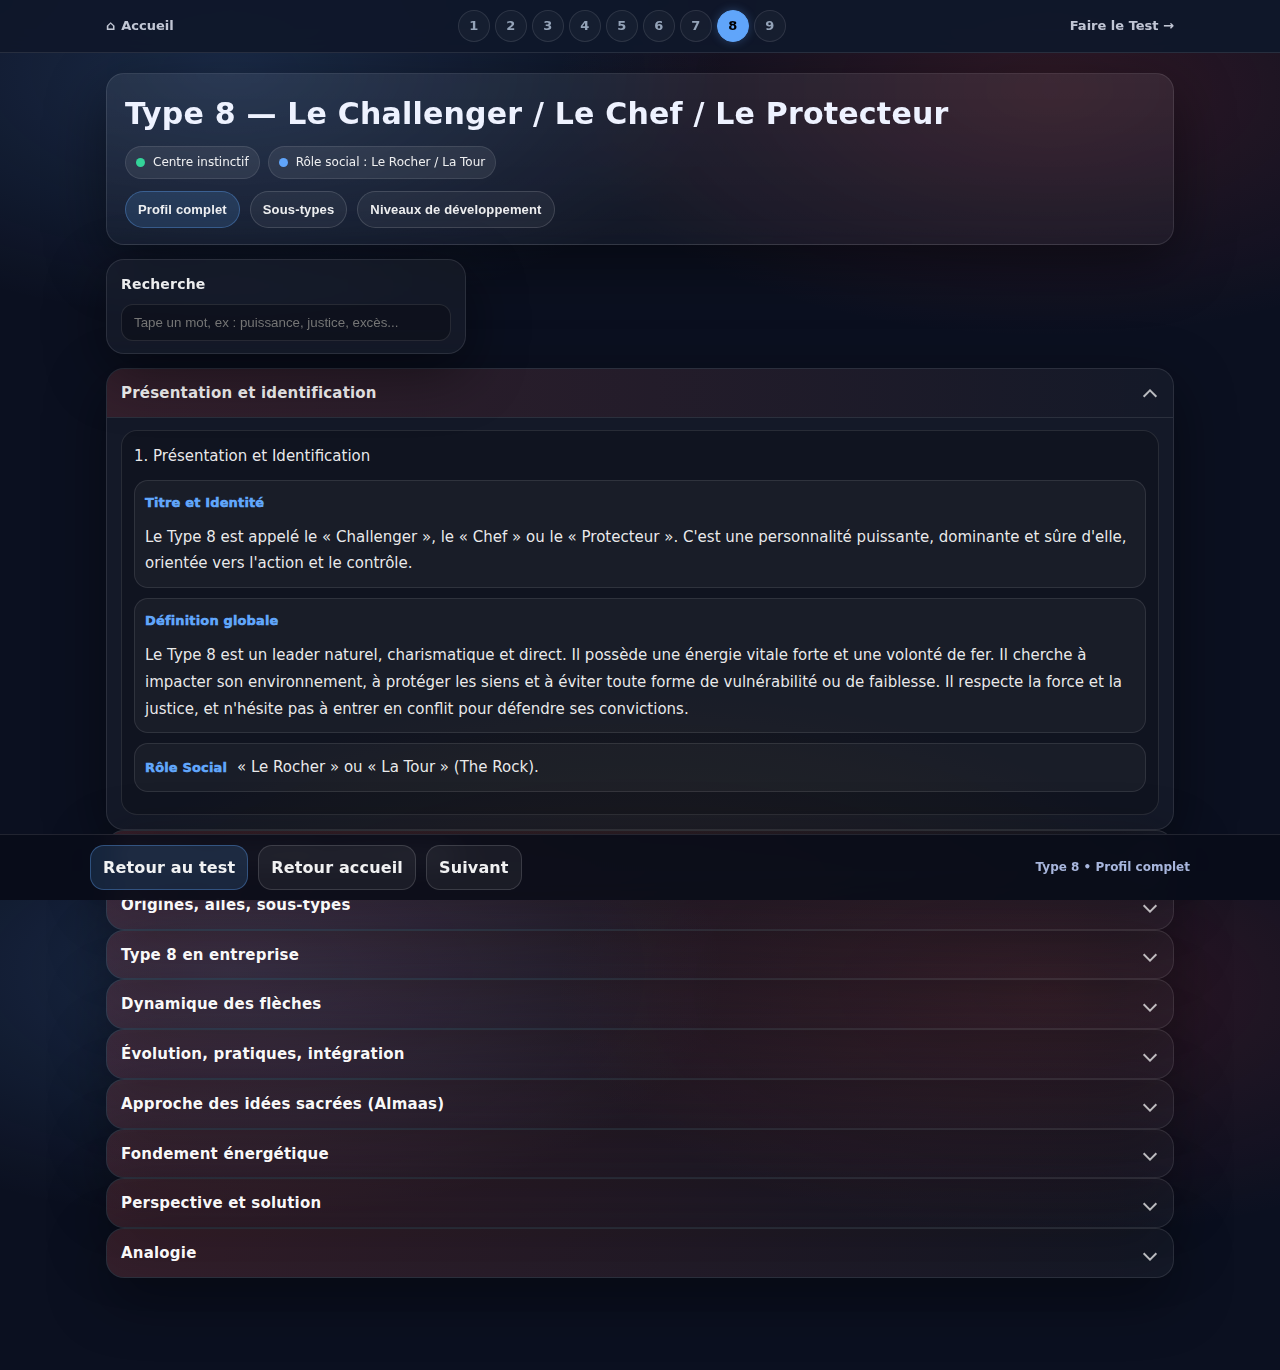
<file: profils/type8.html>
<!doctype html>
<html lang="fr">
<head>
  <meta charset="utf-8" />
  <meta name="viewport" content="width=device-width,initial-scale=1" />
  <title>Type 8 — Profil complet</title>
  <style>
    :root{
      --bg:#0b1020;
      --card:#0f1731;
      --line:rgba(255,255,255,.10);
      --text:#eef2ff;
      --muted:#a8b6dd;
      --blue:#60a5fa;
      --green:#34d399;
      --shadow: 0 18px 60px rgba(0,0,0,.45);
      --radius:18px;
    }
    *{box-sizing:border-box}
    html,body{height:100%}
    body{
      margin:0;
      font-family: ui-sans-serif, system-ui, -apple-system, Segoe UI, Roboto, Arial, Noto Sans, sans-serif;
      background:
        radial-gradient(900px 450px at 18% 8%, rgba(96,165,250,.18), transparent 55%),
        radial-gradient(900px 450px at 82% 10%, rgba(239,68,68,.16), transparent 55%), /* Rouge pour le 8 */
        radial-gradient(1100px 600px at 50% 115%, rgba(245,158,11,.10), transparent 60%),
        var(--bg);
      color:var(--text);
      line-height:1.45;
    }

    .wrap{max-width:1100px;margin:0 auto;padding:0 16px 92px}

    /* --- MENU DE NAVIGATION (LE PONT) --- */
    .type-nav {
      background: rgba(15, 23, 42, 0.95);
      border-bottom: 1px solid rgba(255,255,255,0.1);
      position: sticky; top: 0; z-index: 1000;
      backdrop-filter: blur(10px);
      padding: 10px 0;
      margin-bottom: 20px;
    }
    .nav-container {
      max-width: 1100px; margin: 0 auto; padding: 0 16px;
      display: flex; justify-content: space-between; align-items: center;
    }
    .type-links { display: flex; gap: 5px; flex-wrap: wrap; justify-content: center; }
    .t-link {
      width: 32px; height: 32px; display: flex; align-items: center; justify-content: center;
      border-radius: 50%; border: 1px solid rgba(255,255,255,0.1);
      color: #94a3b8; font-weight: bold; text-decoration: none; transition: 0.2s;
      font-size: 13px; background: rgba(255,255,255,0.03);
    }
    .t-link:hover { border-color: var(--blue); color: #fff; background: rgba(96,165,250,0.1); }
    .t-link.active { 
      background: var(--blue); color: #000; border-color: var(--blue); box-shadow: 0 0 10px rgba(96,165,250,0.3);
    }
    .nav-home, .nav-test { font-size: 13px; color: #eef2ff; text-decoration: none; font-weight: 600; opacity: 0.8; display:flex; align-items:center; gap:6px;}
    .nav-home:hover, .nav-test:hover { opacity: 1; color: var(--blue); }

    .top{
      display:flex;
      gap:14px;
      align-items:stretch;
      justify-content:space-between;
      flex-wrap:wrap;
      margin-bottom:14px;
    }

    .hero{
      flex:1 1 700px;
      background:linear-gradient(180deg, rgba(255,255,255,.07), rgba(255,255,255,.03));
      border:1px solid var(--line);
      box-shadow:var(--shadow);
      border-radius:var(--radius);
      padding:18px 18px 16px;
      backdrop-filter: blur(10px);
    }
    .hero h1{
      margin:0 0 10px;
      font-size:clamp(22px, 3vw, 30px);
      letter-spacing:.2px;
    }

    .chips{display:flex;gap:8px;flex-wrap:wrap}
    .chip{
      display:inline-flex;
      align-items:center;
      gap:8px;
      background:rgba(255,255,255,.07);
      border:1px solid var(--line);
      padding:7px 10px;
      border-radius:999px;
      font-size:12px;
      color:rgba(255,255,255,.92);
      white-space:nowrap;
    }
    .dot{width:9px;height:9px;border-radius:50%}

    .side{
      flex:0 1 360px;
      display:grid;
      gap:12px;
      align-content:start;
    }
    .card{
      background:rgba(255,255,255,.04);
      border:1px solid var(--line);
      border-radius:var(--radius);
      box-shadow:var(--shadow);
      padding:14px 14px 12px;
      backdrop-filter: blur(10px);
    }
    .card h2{
      margin:0 0 10px;
      font-size:14px;
      letter-spacing:.2px;
      color:rgba(255,255,255,.92);
    }

    .tabs{
      display:flex;
      gap:10px;
      flex-wrap:wrap;
      margin:12px 0 0;
    }
    .tab{
      padding:10px 12px;
      border-radius:999px;
      border:1px solid rgba(255,255,255,.14);
      background:rgba(255,255,255,.05);
      color:rgba(255,255,255,.92);
      font-weight:900;
      font-size:13px;
      cursor:pointer;
      user-select:none;
      -webkit-tap-highlight-color: transparent;
    }
    .tab[aria-selected="true"]{
      background:rgba(96,165,250,.16);
      border-color:rgba(96,165,250,.35);
    }

    .grid{
      display:grid;
      grid-template-columns:1fr;
      gap:12px;
      margin-top:12px;
    }

    details{
      background:rgba(255,255,255,.04);
      border:1px solid var(--line);
      border-radius:var(--radius);
      box-shadow:var(--shadow);
      overflow:hidden;
    }
    summary{
      list-style:none;
      cursor:pointer;
      padding:14px 14px 12px;
      display:flex;
      align-items:center;
      justify-content:space-between;
      gap:12px;
      user-select:none;
      -webkit-tap-highlight-color: transparent;
      background:linear-gradient(90deg, rgba(239,68,68,.14), rgba(255,255,255,0)); /* Rouge */
    }
    summary::-webkit-details-marker{display:none}

    .sumTitle{display:flex;flex-direction:column;gap:0;min-width:0}
    .sumTitle b{
      font-size:15px;
      letter-spacing:.2px;
      color:rgba(255,255,255,.98);
      display:flex;
      gap:8px;
      align-items:center;
      flex-wrap:wrap;
    }
    .chev{
      width:10px;height:10px;
      border-right:2px solid rgba(255,255,255,.7);
      border-bottom:2px solid rgba(255,255,255,.7);
      transform:rotate(45deg);
      transition:.18s ease;
      margin-right:4px;
      flex:0 0 auto;
    }
    details[open] .chev{transform:rotate(225deg);margin-top:4px}

    .content{
      padding:12px 14px 14px;
      border-top:1px solid var(--line);
    }

    .block{
      background:rgba(0,0,0,.20);
      border:1px solid rgba(255,255,255,.10);
      border-radius:16px;
      padding:12px;
    }

    .raw{display:none}
    .rt{font-size:15px;line-height:1.78;color:rgba(255,255,255,.94)}
    .rt p{margin:0 0 10px;color:rgba(255,255,255,.92)}
    .rt .gap{height:10px}

    .rt .labelRow{
      display:flex;
      gap:10px;
      flex-wrap:wrap;
      align-items:baseline;
      margin:0 0 10px;
      padding:10px 10px;
      border-radius:14px;
      border:1px solid rgba(255,255,255,.10);
      background:rgba(255,255,255,.04);
    }
    .rt .label{
      color:var(--blue);
      font-weight:950;
      letter-spacing:.15px;
      font-size:13px;
      text-transform:none;
    }
    .rt .value{
      color:rgba(255,255,255,.92);
      font-size:15px;
      flex:1 1 auto;
      min-width:220px;
    }

    .rt .subhead{
      margin:2px 0 10px;
      padding:8px 10px;
      border-radius:12px;
      border:1px solid rgba(239,68,68,.28);
      background:linear-gradient(180deg, rgba(239,68,68,.12), rgba(0,0,0,.10));
      color:rgba(255,255,255,.96);
      font-weight:950;
      letter-spacing:.2px;
    }
    .rt .subhead .t{
      color:#fca5a5;
      font-weight:950;
    }

    .rt ul{margin:0 0 10px 18px;padding:0}
    .rt li{margin:0 0 8px;color:rgba(255,255,255,.92)}
    .rt ul.dash{list-style-type:"-  "}
    .rt ul.arrow{list-style-type:"→  "}
    .rt ul.dot{list-style-type:"•  "}
    .rt li .k{
      color:var(--blue);
      font-weight:950;
    }

    .sectionHeader{
      display:flex;
      gap:10px;
      flex-wrap:wrap;
      align-items:center;
      margin:0 0 10px;
    }
    .badge{
      display:inline-flex;
      align-items:center;
      gap:8px;
      font-size:12px;
      padding:6px 10px;
      border-radius:999px;
      border:1px solid var(--line);
      background:rgba(255,255,255,.06);
      color:rgba(255,255,255,.92);
      width:fit-content;
      font-weight:900;
    }

    .btn, button, a.btn{
      cursor:pointer;
      border:1px solid rgba(255,255,255,.14);
      background:rgba(255,255,255,.06);
      color:rgba(255,255,255,.94);
      padding:10px 12px;
      border-radius:14px;
      font-weight:900;
      letter-spacing:.15px;
      text-decoration:none;
      display:inline-flex;
      align-items:center;
      justify-content:center;
      gap:8px;
      transition:transform .08s ease, background .12s ease, border-color .12s ease;
      user-select:none;
      -webkit-tap-highlight-color: transparent;
    }
    .btn:hover, button:hover{
      background:rgba(255,255,255,.10);
      border-color:rgba(255,255,255,.22);
      transform:translateY(-1px);
    }
    .btn:active, button:active{transform:translateY(0)}
    .btn.primary{
      background:rgba(96,165,250,.16);
      border-color:rgba(96,165,250,.35);
    }
    .btn.primary:hover{
      background:rgba(96,165,250,.20);
      border-color:rgba(96,165,250,.45);
    }

    .subtypeBtns{
      display:grid;
      grid-template-columns:repeat(3, minmax(0,1fr));
      gap:10px;
    }
    .subtypeBtns .btn{padding:12px}
    .subtypeBtns .btn.active{
      background:rgba(96,165,250,.16);
      border-color:rgba(96,165,250,.35);
      box-shadow: 0 0 0 4px rgba(96,165,250,.14);
    }
    @media (max-width: 860px){
      .subtypeBtns{grid-template-columns:1fr}
    }

    .rangeWrap{display:grid;gap:10px}
    .rangeLine{
      width:100%;
      padding:12px 12px 10px;
      border:1px solid var(--line);
      background:rgba(0,0,0,.20);
      border-radius:16px;
    }
    input[type=range]{width:100%;margin:10px 0 0;accent-color: var(--green)}
    .trackLabel{
      display:flex;
      justify-content:space-between;
      gap:10px;
      font-size:11px;
      color:var(--muted);
      font-weight:900;
    }
    .bandPills{display:flex;gap:8px;flex-wrap:wrap;margin-top:10px}
    .pill{
      display:inline-flex;align-items:center;gap:8px;
      padding:6px 10px;
      border-radius:999px;
      border:1px solid var(--line);
      background:rgba(255,255,255,.05);
      font-size:12px;
      color:rgba(255,255,255,.92);
      font-weight:900;
    }

    .bottomBar{
      position:fixed;
      left:0;right:0;bottom:0;
      background:rgba(8,12,24,.86);
      border-top:1px solid rgba(255,255,255,.10);
      backdrop-filter: blur(12px);
      padding:10px 12px;
      z-index:999;
    }
    .barInner{
      max-width:1100px;
      margin:0 auto;
      display:flex;
      gap:10px;
      align-items:center;
      justify-content:space-between;
      flex-wrap:wrap;
    }
    .barBtns{display:flex;gap:10px;flex-wrap:wrap;align-items:center}
    .barInfo{color:var(--muted);font-size:12px;font-weight:900}

    .modal{
      position:fixed;
      inset:0;
      display:none;
      align-items:flex-end;
      justify-content:center;
      z-index:2000;
      padding:18px;
      background:rgba(0,0,0,.55);
      backdrop-filter: blur(10px);
    }
    .modal[aria-hidden="false"]{display:flex}
    .sheet{
      width:min(980px, 100%);
      max-height:86vh;
      overflow:auto;
      border-radius:22px;
      border:1px solid rgba(255,255,255,.12);
      background:linear-gradient(180deg, rgba(255,255,255,.06), rgba(0,0,0,.22));
      box-shadow:0 25px 90px rgba(0,0,0,.65);
    }
    .sheetHeader{
      position:sticky;
      top:0;
      z-index:1;
      background:rgba(10,14,28,.78);
      backdrop-filter: blur(12px);
      border-bottom:1px solid rgba(255,255,255,.10);
      padding:12px 14px;
      display:flex;
      gap:10px;
      align-items:center;
      justify-content:space-between;
      flex-wrap:wrap;
    }
    .sheetHeader .title{display:flex;flex-direction:column;gap:2px;min-width:0}
    .sheetHeader .title b{font-size:15px;letter-spacing:.2px;color:rgba(255,255,255,.96)}
    .sheetHeader .title span{color:var(--muted);font-size:12px;font-weight:900;overflow:hidden;text-overflow:ellipsis;white-space:nowrap}
    .sheetBody{padding:14px}
    .cols{display:grid;grid-template-columns:repeat(3, minmax(0,1fr));gap:12px}
    @media (max-width: 980px){.cols{grid-template-columns:1fr}}
  </style>
</head>

<body>

  <nav class="type-nav">
    <div class="nav-container">
      <a href="../index.html" class="nav-home"><span>⌂</span> Accueil</a>
      
      <div class="type-links">
        <a href="type1.html" class="t-link">1</a>
        <a href="type2.html" class="t-link">2</a>
        <a href="type3.html" class="t-link">3</a>
        <a href="type4.html" class="t-link">4</a>
        <a href="type5.html" class="t-link">5</a>
        <a href="type6.html" class="t-link">6</a>
        <a href="type7.html" class="t-link">7</a>
        <a href="type8.html" class="t-link active">8</a>
        <a href="type9.html" class="t-link">9</a>
      </div>

      <a href="../test-enneagramme-sans-indice.html" class="nav-test">Faire le Test →</a>
    </div>
  </nav>

  <div class="wrap" id="top">
    <div class="top">
      <div class="hero">
        <h1 id="pageTitle">Type 8 — Le Challenger / Le Chef / Le Protecteur</h1>

        <div class="chips" id="chips">
          <span class="chip"><span class="dot" style="background:var(--green)"></span>Centre instinctif</span>
          <span class="chip"><span class="dot" style="background:var(--blue)"></span>Rôle social : Le Rocher / La Tour</span>
          <span class="chip" id="top3Chip" style="display:none"><span class="dot" style="background:#f59e0b"></span><span id="top3Text"></span></span>
        </div>

        <div class="tabs" role="tablist" aria-label="Onglets">
          <button class="tab" id="tab-profil" role="tab" aria-selected="true" aria-controls="panel-profil">Profil complet</button>
          <button class="tab" id="tab-soustypes" role="tab" aria-selected="false" aria-controls="panel-soustypes">Sous-types</button>
          <button class="tab" id="tab-niveaux" role="tab" aria-selected="false" aria-controls="panel-niveaux">Niveaux de développement</button>
        </div>
      </div>

      <div class="side">
        <div class="card">
          <h2>Recherche</h2>
          <input id="search" type="search" placeholder="Tape un mot, ex : puissance, justice, excès..." style="width:100%;appearance:none;background:rgba(0,0,0,.25);border:1px solid var(--line);border-radius:12px;padding:10px 12px;color:var(--text);outline:none" />
        </div>
      </div>
    </div>

    <div class="grid">
      <section id="panel-profil" role="tabpanel" aria-labelledby="tab-profil">
        <details open data-search>
          <summary>
            <div class="sumTitle"><b>Présentation et identification</b></div>
            <span class="chev"></span>
          </summary>
          <div class="content">
            <div class="block rich">
              <pre class="raw">1. Présentation et Identification
Titre et Identité : Le Type 8 est appelé le « Challenger », le « Chef » ou le « Protecteur ». C'est une personnalité puissante, dominante et sûre d'elle, orientée vers l'action et le contrôle.
Définition globale : Le Type 8 est un leader naturel, charismatique et direct. Il possède une énergie vitale forte et une volonté de fer. Il cherche à impacter son environnement, à protéger les siens et à éviter toute forme de vulnérabilité ou de faiblesse. Il respecte la force et la justice, et n'hésite pas à entrer en conflit pour défendre ses convictions.
Rôle Social : « Le Rocher » ou « La Tour » (The Rock).</pre>
              <div class="rt"></div>
            </div>
          </div>
        </details>

        <details data-search>
          <summary>
            <div class="sumTitle"><b>Structure et dynamique psychologique</b></div>
            <span class="chev"></span>
          </summary>
          <div class="content">
            <div class="block rich">
              <pre class="raw">2. Structure et Dynamique Psychologique
Centre d'intelligence
Le Type 8 appartient au centre instinctif (ou moteur). Il l'utilise vers l'extérieur pour agir sur le monde et imposer sa volonté. Il a tendance à "sur-exprimer" son énergie instinctive.

Hiérarchie des centres :
* Centre Préféré : Instinctif (Utilisation extérieure)
* Centre de Support : Mental (ou Émotionnel selon l'aile)
* Centre Réprimé : Émotionnel (souvent perçu comme une source de faiblesse)

Orientation
La puissance et la justice.

Compulsion
Éviter la faiblesse et la soumission.

Passion et Fixation
* Passion (Cœur) : La Luxure (ou Excès). Il ne s'agit pas seulement de sexualité, mais d'une soif intense d'intensité, de stimulation et d'expansion. Le 8 veut "plus" de tout (plus de pouvoir, plus de plaisir, plus d'action) pour se sentir vivant.
* Fixation (Tête) : La Vengeance (ou Justice punitive). Il a tendance à vouloir rétablir l'équilibre par lui-même s'il estime avoir été lésé ou si une injustice a été commise.

Mécanisme de défense
Le déni. Il nie ses propres fragilités, sa peur ou sa douleur pour maintenir une image de force invulnérable. Il peut effacer de sa conscience les conséquences de ses actes sur les autres.

Peurs et Désirs fondamentaux
* Peur de base : Être blessé, contrôlé, violé ou trahi par les autres.
* Désir de base : Se protéger, déterminer sa propre voie et contrôler sa vie et son destin.
* Message du Surmoi : « Tu es bien ou correct si tu es fort et si tu as le contrôle de la situation ».</pre>
              <div class="rt"></div>
            </div>
          </div>
        </details>

        <details data-search>
          <summary>
            <div class="sumTitle"><b>Origines, ailes, sous-types</b></div>
            <span class="chev"></span>
          </summary>
          <div class="content">
            <div class="block rich">
              <pre class="raw">3. Origines et Variantes
Le Schéma de l'enfance
L'enfant 8 a souvent grandi dans un environnement perçu comme combatif ou dangereux, où les faibles étaient écrasés. Il a décidé très tôt de devenir "adulte", de ne plus pleurer et de prendre le pouvoir pour ne plus jamais être victime. Il a souvent dû s'opposer à une figure parentale forte ou défaillante.

Les Sous-types d'Ailes
* 8w7 (Le Non-conformiste) : Plus extraverti, énergique, impulsif et entrepreneur. Il aime le risque et l'aventure.
* 8w9 (L'Ours) : Plus calme, posé, protecteur et rassurant. Il dégage une force tranquille mais peut exploser s'il est poussé à bout.

Les trois sous-types instinctifs
* Conservation (Satisfaction) : Focalisé sur la survie matérielle et l'autonomie financière. Il est le plus "terre à terre" et protecteur de ses ressources. Il aime amasser pour assurer sa sécurité et celle de son clan.
* Social (Solidarité) : Il utilise sa force pour protéger le groupe ou les amis. Il est loyal, aime le compagnonnage et peut devenir le leader d'une cause ou d'une communauté.
* Sexuel (Possession) : Il recherche une intensité fusionnelle et passionnée. Il veut "posséder" l'autre totalement et exige une loyauté absolue. Il est charismatique, provocateur et émotionnellement intense.</pre>
              <div class="rt"></div>
            </div>
          </div>
        </details>

        <details data-search>
          <summary>
            <div class="sumTitle"><b>Type 8 en entreprise</b></div>
            <span class="chev"></span>
          </summary>
          <div class="content">
            <div class="block rich">
              <pre class="raw">4. Le Type 8 en Entreprise
Profil professionnel
Le 8 est un bâtisseur et un décideur. Il a une vision globale, sait prendre des décisions difficiles et fait avancer les choses. Il aime les défis et respecte ceux qui lui tiennent tête de manière constructive.

Style de management
C'est un leader autoritaire et protecteur (style "Parrain"). Il protège son équipe tant qu'elle est loyale et performante. Il délègue volontiers mais contrôle les résultats. Il déteste l'incompétence et la faiblesse.

Style de communication
Son style est qualifié d'« Expansif » ou « Direct ». Il parle fort, va droit au but et peut être intimidant sans s'en rendre compte. Il exprime sa colère ouvertement et passe rapidement à autre chose.

Points de vigilance
Il peut être perçu comme tyrannique ou insensible. Il a du mal à accepter les opinions divergentes s'il les juge non pertinentes. Il risque de créer un climat de peur qui empêche la remontée d'informations négatives.</pre>
              <div class="rt"></div>
            </div>
          </div>
        </details>

        <details data-search>
          <summary>
            <div class="sumTitle"><b>Dynamique des flèches</b></div>
            <span class="chev"></span>
          </summary>
          <div class="content">
            <div class="block rich">
              <pre class="raw">5. Dynamique des Flèches
Réaction au Stress (Désintégration)
Vers le Type 5. Le 8 se retire, devient secret, cynique et paranoïaque. Il accumule des informations pour se protéger et coupe le contact émotionnel.

Chemin d'Intégration (Croissance)
Vers le Type 2. Le 8 apprend à ouvrir son cœur, devient plus empathique, bienveillant et utilise sa force pour servir et aider les autres de manière désintéressée.</pre>
              <div class="rt"></div>
            </div>
          </div>
        </details>

        <details data-search>
          <summary>
            <div class="sumTitle"><b>Évolution, pratiques, intégration</b></div>
            <span class="chev"></span>
          </summary>
          <div class="content">
            <div class="block rich">
              <pre class="raw">6. Évolution et Développement
Points d'amélioration à travailler
* Apprendre à modérer son intensité et son impact sur les autres.
* Accepter sa propre vulnérabilité comme une force et non une faiblesse.
* Écouter les autres sans les interrompre et prendre en compte leurs sentiments.
* Faire confiance et déléguer le contrôle.

Pratiques suggérées et Attitudes de Guérison
Pratiquer la "pause" avant de réagir, compter jusqu'à dix. Se dire : « Je suis en sécurité, je n'ai pas besoin de me battre. Ma vraie force vient de mon cœur ».

Intégration (Idée supérieure et Vertu)
En se libérant de sa compulsion, le Type 8 s'intègre vers le Type 2 (ou le Type 5).
* Essence : L'état de force véritable et bienveillante.
* Idée supérieure : La Vérité Sacrée. Il perçoit l'unité de toute chose et comprend que la vraie puissance est spirituelle.
* Vertu : L'Innocence. Il retrouve une fraîcheur d'âme, capable d'approcher le monde sans préjugés ni défenses, avec une simplicité désarmante.</pre>
              <div class="rt"></div>
            </div>
          </div>
        </details>

        <details data-search>
          <summary>
            <div class="sumTitle"><b>Approche des idées sacrées (Almaas)</b></div>
            <span class="chev"></span>
          </summary>
          <div class="content">
            <div class="block rich">
              <pre class="raw">7. Approche des Idées Sacrées (Perspective Almaas)
L'Idée sacrée
La Vérité Sacrée. C'est la perception que l'univers est une unité indivisible où Dieu (ou le Divin) est présent partout et en tout.

L'Illusion Spécifique
La Dualité. La croyance que le monde est divisé en deux camps opposés (fort/faible, ami/ennemi, moi/les autres).

La Difficulté Spécifique
La Culpabilité (ou Mauvaiseté). Un sentiment profond d'être "mauvais", destructeur ou coupable, souvent lié à sa propre force vitale perçue comme excessive.

La Réaction Spécifique
La Punition / La Vengeance. Une tendance à vouloir rétablir la justice par soi-même, en punissant les "mauvais" (ou soi-même) pour soulager la culpabilité.

Le Noyau de la Fixation
La constellation entre le sentiment de culpabilité (difficulté) et la réaction punitive/vengeresse.</pre>
              <div class="rt"></div>
            </div>
          </div>
        </details>

        <details data-search>
          <summary>
            <div class="sumTitle"><b>Fondement énergétique</b></div>
            <span class="chev"></span>
          </summary>
          <div class="content">
            <div class="block rich">
              <pre class="raw">8. Fondement Énergétique
La Confiance Fondamentale
La certitude que la vie est bienveillante et qu'on peut baisser sa garde sans danger.

La Lumière du jour Vivante
Qualité de l'Être perçue comme une substance vivante et aimante qui unifie toute la réalité.</pre>
              <div class="rt"></div>
            </div>
          </div>
        </details>

        <details data-search>
          <summary>
            <div class="sumTitle"><b>Perspective et solution</b></div>
            <span class="chev"></span>
          </summary>
          <div class="content">
            <div class="block rich">
              <pre class="raw">9. La Perspective et la Solution
L'Idée Sacrée comme Psycho-catalyseur
La compréhension de la Vérité Sacrée montre que tout est Dieu/Unité, ce qui rend la guerre et la défense inutiles.

Rétablir la Confiance Fondamentale
Cela passe par l'acceptation de sa propre innocence fondamentale et la réalisation que la vraie force inclut la douceur.

L'Abandon
Cesser de se battre contre la réalité et déposer les armes pour se laisser toucher par la vie.

La Poussée Optimisante
Reconnaître que l'univers s'équilibre de lui-même sans que le 8 ait besoin de forcer la justice.</pre>
              <div class="rt"></div>
            </div>
          </div>
        </details>

        <details data-search>
          <summary>
            <div class="sumTitle"><b>Analogie</b></div>
            <span class="chev"></span>
          </summary>
          <div class="content">
            <div class="block rich">
              <pre class="raw">10. Analogie
Le Type 8 est comparable à un roi (ou une reine) guerrier qui a construit une forteresse imprenable pour protéger son royaume. Il patrouille sur les remparts, prêt à écraser tout envahisseur, oubliant que la guerre est finie depuis longtemps et que ses sujets (ses propres émotions tendres) attendent qu'il descende de sa tour pour vivre en paix avec eux.

Le 8 est comme un bulldozer qui avance pour aplanir le terrain, sans réaliser qu'il écrase parfois les fleurs qu'il voulait protéger.

L'âme est comme un lion qui découvre que sa véritable puissance ne réside pas dans ses griffes, mais dans la noblesse de son cœur tranquille.</pre>
              <div class="rt"></div>
            </div>
          </div>
        </details>
      </section>

      <section id="panel-soustypes" role="tabpanel" aria-labelledby="tab-soustypes" hidden>
        <details open data-search>
          <summary>
            <div class="sumTitle"><b>Structure de base</b></div>
            <span class="chev"></span>
          </summary>
          <div class="content">
            <div class="block rich">
              <pre class="raw">LE type et sous types
Présentation générale du Type 8 : La structure de base
* Blessure : Un jour, l’enfant a été victime d’une injustice, d’une trahison ou d’une violence dans un monde qu’il a perçu comme dur et impitoyable. Il en a conclu que « seuls les forts survivent » et qu’il ne fallait plus jamais montrer sa vulnérabilité.
* Passion : La luxure (ou excès). Il ne s'agit pas uniquement de sexualité, mais d'une soif de « plus » : plus d'intensité, plus de pouvoir, plus de vie. Le Huit veut s'approprier l'énergie de l'environnement pour combler son vide intérieur.
* Mécanisme de défense privilégié : Le déni. Le Huit efface de sa conscience tout ce qui pourrait le faire paraître faible, tendre ou dépendant. Il nie sa propre souffrance et souvent celle qu'il inflige aux autres, se persuadant qu'il ne fait que « rétablir la justice ».</pre>
              <div class="rt"></div>
            </div>

            <div class="sectionHeader" style="margin-top:12px">
              <span class="badge"><span class="dot" style="background:var(--blue)"></span>Choisir un sous-type</span>
              <button class="btn" id="compareBtn" type="button">Comparer les 3 sous-types</button>
            </div>

            <div class="subtypeBtns">
              <button class="btn" id="btn-survie" type="button">SURVIE</button>
              <button class="btn" id="btn-tete" type="button">TÊTE-À-TÊTE</button>
              <button class="btn" id="btn-social" type="button">SOCIAL</button>
            </div>
          </div>
        </details>

        <details data-search>
          <summary>
            <div class="sumTitle"><b>Sous-type SURVIE</b></div>
            <span class="chev"></span>
          </summary>
          <div class="content">
            <div class="block rich">
              <pre class="raw">1. Le sous-type SURVIE
* Titre du sous-type : Le Profil Huit Survie.
* Équation des préoccupations : Préoccupations Huit (force, impact, contrôle) + Préoccupations Survie (matériel, sécurité) = SATISFACTION.
* Comportement / Description du fonctionnement : Il est focalisé sur l'acquisition et la conservation des ressources matérielles. C'est le « lion dans sa tanière » qui veille jalousement sur son territoire et sa famille. Il cherche une autonomie totale par l'argent et le pouvoir concret pour ne dépendre de personne. C'est le plus terre-à-terre des Huit.
* Le paradoxe : Amasser des biens pour se sentir en sécurité ne comble pas le sentiment de menace intérieure.
* Métaphore : Le Survivant. Il est prêt à tout pour assurer sa subsistance et celle des siens face à un monde hostile.
* Signaux d'alerte du type : Trop d'excès, trop de force, trop de déni, trop d'impact.
* Signaux d'alerte du sous-type : Obsession pour l'argent, méfiance excessive envers les intrus, accumulation compulsive, dureté dans les affaires.
* Témoignage (Gérard) :
    * Type : Apprécie son énergie inépuisable et sa capacité à trancher dans le vif.
    * Sous-type : Apprécie de bâtir un empire concret et de savoir que sa famille ne manquera jamais de rien.
    * Combinaison : Utilise sa force pour créer une prospérité durable, mais doit apprendre à ne pas voir des voleurs partout.
* Référence cinématographique : L'Aile ou la Cuisse (Charles Duchemin, incarné par Louis de Funès, est un tyran domestique et professionnel qui défend son empire gastronomique avec férocité).</pre>
              <div class="rt"></div>
            </div>
          </div>
        </details>

        <details data-search>
          <summary>
            <div class="sumTitle"><b>Sous-type TÊTE-À-TÊTE</b></div>
            <span class="chev"></span>
          </summary>
          <div class="content">
            <div class="block rich">
              <pre class="raw">2. Le sous-type TÊTE-À-TÊTE
* Titre du sous-type : Le Profil Huit Tête-à-tête.
* Équation des préoccupations : Préoccupations Huit + Préoccupation Tête-à-tête (partenaire) = POSSESSION.
* Comportement / Description du fonctionnement : Il cherche à « posséder » l'autre totalement, corps et âme. Il est charismatique, intense et provocateur. Il veut être le centre du monde de son partenaire et peut se montrer extrêmement jaloux et exigeant. Il cherche le conflit pour tester la solidité de la relation.
* Le paradoxe : Vouloir contrôler l'autre par la force détruit l'intimité réelle qu'il recherche.
* Métaphore : Le Commandant. Il veut diriger le couple et exige une reddition inconditionnelle.
* Signaux d'alerte du type : (Identiques au sous-type survie).
* Signaux d'alerte du sous-type : Jalousie maladive, besoin de contrôle sur l'emploi du temps de l'autre, scènes de ménage explosives pour sentir l'intensité.
* Témoignage (Maria) :
    * Type : Apprécie sa franchise et son courage à dire ce que les autres pensent tout bas.
    * Sous-type : Apprécie la passion dévorante et la fusion totale avec son homme.
    * Combinaison : Vit des amours tumultueuses où elle se sent vivante, mais risque d'étouffer son partenaire par son exigence d'exclusivité.
* Référence cinématographique : La Leçon de Piano (Alisdair Stewart veut posséder Ada et sa musique, manifestant une violence possessive face à ce qui lui échappe).</pre>
              <div class="rt"></div>
            </div>
          </div>
        </details>

        <details data-search>
          <summary>
            <div class="sumTitle"><b>Sous-type SOCIAL</b></div>
            <span class="chev"></span>
          </summary>
          <div class="content">
            <div class="block rich">
              <pre class="raw">3. Le sous-type SOCIAL
* Titre du sous-type : Le Profil Huit Social.
* Équation des préoccupations : Préoccupations Huit + Préoccupations Sociales (groupe) = SOLIDARITÉ / COMPLICITÉ.
* Comportement / Description du fonctionnement : C'est le protecteur du groupe, le leader charismatique qui utilise sa force pour défendre ses amis ou une cause. Il est très loyal et exige une loyauté réciproque. Il aime être le « parrain » vers qui on se tourne en cas de problème. Il peut être très généreux envers ceux qu'il a pris sous son aile.
* Le paradoxe : Créer des liens de dépendance (je te protège, tu me sers) n'est pas une véritable amitié d'égal à égal.
* Métaphore : Le Parrain. Il tisse des liens de fidélité indéfectibles et punit les traîtres.
* Signaux d'alerte du type : (Identiques).
* Signaux d'alerte du sous-type : Tendance à diviser le monde en « amis » et « ennemis », exigence de soumission de la part du groupe, vengeance contre les « traîtres ».
* Témoignage (Rocco) :
    * Type : Apprécie sa capacité à porter les problèmes des autres et à faire face à l'adversité.
    * Sous-type : Apprécie la fraternité du combat et le sentiment d'être le pilier de sa communauté.
    * Combinaison : Se bat pour la justice sociale avec une énergie inépuisable, mais doit veiller à ne pas devenir le dictateur de ceux qu'il prétend sauver.
* Référence cinématographique : Jean de Florette / Manon des Sources (Le Papet, César Soubeyran, est le patriarche qui protège les intérêts de son clan par tous les moyens, y compris les plus impitoyables, au nom de la solidarité familiale).

Analogie : Le Type 8 est comme un volcan : le Huit Survie est la lave qui construit une nouvelle terre solide (ressources), le Huit Tête-à-tête est l'éruption spectaculaire qui fascine et brûle, et le Huit Social est la chaleur souterraine qui réchauffe tout le massif (le groupe) tant qu'on ne le provoque pas.</pre>
              <div class="rt"></div>
            </div>
          </div>
        </details>
      </section>

      <section id="panel-niveaux" role="tabpanel" aria-labelledby="tab-niveaux" hidden>
        <details open data-search>
          <summary>
            <div class="sumTitle"><b>Définition + continuum</b></div>
            <span class="chev"></span>
          </summary>
          <div class="content">
            <div class="block rich">
              <pre class="raw">Les 9 niveaux de Développement
Le niveau de développement mesure le degré d'identification d'une personne avec sa structure de personnalité. Plus on descend dans les niveaux, plus l'ego prend le contrôle et plus les comportements deviennent destructeurs.</pre>
              <div class="rt"></div>
            </div>

            <div class="sectionHeader" style="margin-top:12px">
              <span class="badge"><span class="dot" id="levelDot" style="background:var(--green)"></span><span id="levelBadge">Niveau 1 • Sain</span></span>
            </div>

            <div class="rangeWrap">
              <div class="rangeLine">
                <div class="trackLabel"><span>1</span><span>9</span></div>
                <input id="levelRange" type="range" min="1" max="9" step="1" value="1" />
                <div class="bandPills">
                  <span class="pill"><span class="dot" style="background:#22c55e"></span>Plage saine (1 à 3)</span>
                  <span class="pill"><span class="dot" style="background:#f59e0b"></span>Plage moyenne (4 à 6)</span>
                  <span class="pill"><span class="dot" style="background:#ef4444"></span>Plage malsaine (7 à 9)</span>
                </div>
              </div>

              <div class="block" style="background:rgba(255,255,255,.03)">
                <div class="rt" id="levelTextRT"></div>
              </div>
            </div>
          </div>
        </details>

        <details data-search>
          <summary>
            <div class="sumTitle"><b>Niveaux 1 à 9</b></div>
            <span class="chev"></span>
          </summary>
          <div class="content">
            <div class="block rich">
              <pre class="raw">La Plage Saine : La Magnanimité et le Leadership (Niveaux 1 à 3)
* Niveau 1 : Magnanime et modéré. Il abandonne la croyance qu'il doit se battre pour obtenir ce qu'il veut. Il devient capable d'une grande retenue, utilisant sa force pour porter et inspirer les autres. Il est héroïque et pardonne facilement.
* Niveau 2 : Confiant et autonome. Il se concentre sur l'environnement pour y exercer son influence de manière constructive. Son image de soi est : « Je suis fort, capable et juste ».
* Niveau 3 : Constructif et leader. Il renforce son image en prenant des initiatives et en surmontant les obstacles. Il est un protecteur naturel, offrant son soutien à ceux qui en ont besoin et bâtissant des projets solides.

La Plage Moyenne : La Domination et le Contrôle (Niveaux 4 à 6)
* Niveau 4 : Pragmatique et entreprenant. Il craint que les autres ne respectent pas ses intérêts s'il ne s'impose pas. Il devient un négociateur dur, cherchant à maximiser ses gains et à assurer son indépendance financière ou stratégique.
* Niveau 5 : Dominateur et vantard. Il s'inquiète de perdre le respect des autres. Il commence à bluffer, à exagérer sa puissance et à contrôler son entourage pour prouver qu'il est le patron.
* Niveau 6 : Confrontant et intimidant. Il craint que les autres ne le trahissent ou ne profitent de lui. Il devient belligérant, menace ceux qui ne se soumettent pas et crée des rapports de force constants pour tester la loyauté.

La Plage Malsaine : La Destruction et la Mégalomanie (Niveaux 7 à 9)
* Niveau 7 : Ruthless (Impitoyable) et dictatorial. Il craint de perdre le contrôle. Pour maintenir sa position, il devient tyrannique, écrasant toute opposition sans remords, se coupant totalement de ses émotions humaines.
* Niveau 8 : Mégalomaniaque et omnipotent. Désespéré de prouver son invulnérabilité, il se lance dans des entreprises démesurées et dangereuses, se croyant au-dessus des lois de la nature et des hommes.
* Niveau 9 : Destructeur et sociopathe. Réalisant qu'il a créé des ennemis partout, il choisit de tout détruire plutôt que de se rendre. Il peut devenir extrêmement violent et destructeur, anéantissant tout ce qu'il a bâti dans un acte final de vengeance.</pre>
              <div class="rt"></div>
            </div>
          </div>
        </details>

        <details data-search>
          <summary>
            <div class="sumTitle"><b>Signaux d’alerte</b></div>
            <span class="chev"></span>
          </summary>
          <div class="content">
            <div class="block rich">
              <pre class="raw">Signaux d'Alerte
* Signal d'Éveil : Le sentiment de devoir tout contrôler et de pousser les choses pour qu'elles arrivent.
* Signal d'Alarme : La peur que les autres se retournent contre lui et le dominent s'il relâche sa vigilance.</pre>
              <div class="rt"></div>
            </div>
          </div>
        </details>

        <details data-search>
          <summary>
            <div class="sumTitle"><b>Défis de croissance</b></div>
            <span class="chev"></span>
          </summary>
          <div class="content">
            <div class="block rich">
              <pre class="raw">Les Défis de croissance
Apprendre à faire confiance, à déléguer, à écouter sans interrompre et à accepter sa vulnérabilité comme une part essentielle de l'humanité.</pre>
              <div class="rt"></div>
            </div>
          </div>
        </details>
      </section>
    </div>
  </div>

  <div class="bottomBar">
    <div class="barInner">
      <div class="barBtns">
        <a class="btn primary" id="backToTest" href="../test-enneagramme-sans-indice.html">Retour au test</a>
        <a class="btn" id="backToHome" href="../index.html">Retour accueil</a>
        <a href="type9.html" class="btn" id="nextBtn">Suivant</a>
      </div>
      <div class="barInfo" id="barInfo">Type 8</div>
    </div>
  </div>

  <div class="modal" id="subtypeModal" aria-hidden="true">
    <div class="sheet" role="dialog" aria-modal="true" aria-label="Sous-type">
      <div class="sheetHeader">
        <div class="title">
          <b id="modalTitle">Sous-type</b>
          <span id="modalSub">Type 8</span>
        </div>
        <div>
          <button class="btn" id="closeModal" type="button">Fermer</button>
        </div>
      </div>
      <div class="sheetBody">
        <div class="block rich">
          <pre class="raw" id="modalRaw"></pre>
          <div class="rt" id="modalRT"></div>
        </div>
      </div>
    </div>
  </div>

  <div class="modal" id="compareModal" aria-hidden="true">
    <div class="sheet" role="dialog" aria-modal="true" aria-label="Comparer les sous-types">
      <div class="sheetHeader">
        <div class="title">
          <b>Comparer les 3 sous-types</b>
          <span>Type 8</span>
        </div>
        <div>
          <button class="btn" id="closeCompare" type="button">Fermer</button>
        </div>
      </div>
      <div class="sheetBody">
        <div class="cols">
          <div class="card" style="padding:12px;border-radius:18px">
            <h2 style="margin:0 0 10px">SURVIE</h2>
            <div class="block rich">
              <pre class="raw" id="cmpSurvieRaw"></pre>
              <div class="rt" id="cmpSurvieRT"></div>
            </div>
          </div>
          <div class="card" style="padding:12px;border-radius:18px">
            <h2 style="margin:0 0 10px">TÊTE-À-TÊTE</h2>
            <div class="block rich">
              <pre class="raw" id="cmpTeteRaw"></pre>
              <div class="rt" id="cmpTeteRT"></div>
            </div>
          </div>
          <div class="card" style="padding:12px;border-radius:18px">
            <h2 style="margin:0 0 10px">SOCIAL</h2>
            <div class="block rich">
              <pre class="raw" id="cmpSocialRaw"></pre>
              <div class="rt" id="cmpSocialRT"></div>
            </div>
          </div>
        </div>
      </div>
    </div>
  </div>

  <script>
    const qs = (s, el=document)=>el.querySelector(s);
    const qsa = (s, el=document)=>[...el.querySelectorAll(s)];

    function getParam(name){
      const u = new URL(location.href);
      return u.searchParams.get(name);
    }
    function setParam(name, value){
      const u = new URL(location.href);
      if(value === null || value === undefined || value === '') u.searchParams.delete(name);
      else u.searchParams.set(name, value);
      history.replaceState(null, '', u.toString());
    }
    function clamp(n,a,b){return Math.max(a, Math.min(b, n));}

    function levelColor(n){
      if(n<=3) return '#22c55e';
      if(n<=6) return '#f59e0b';
      return '#ef4444';
    }
    function levelBand(n){
      if(n<=3) return 'Sain';
      if(n<=6) return 'Moyen';
      return 'Malsain';
    }

    const LEVELS = [
      "Niveau 1 : Magnanime et modéré. Il abandonne la croyance qu'il doit se battre pour obtenir ce qu'il veut. Il devient capable d'une grande retenue, utilisant sa force pour porter et inspirer les autres. Il est héroïque et pardonne facilement.",
      "Niveau 2 : Confiant et autonome. Il se concentre sur son environnement pour y exercer son influence de manière constructive. Son image de soi est : « Je suis fort, capable et juste ».",
      "Niveau 3 : Constructif et leader. Il renforce son image en prenant des initiatives et en surmontant les obstacles. Il est un protecteur naturel, offrant son soutien à ceux qui en ont besoin et bâtissant des projets solides.",
      "Niveau 4 : Pragmatique et entreprenant. Il craint que les autres ne respectent pas ses intérêts s'il ne s'impose pas. Il devient un négociateur dur, cherchant à maximiser ses gains et à assurer son indépendance financière ou stratégique.",
      "Niveau 5 : Dominateur et vantard. Il s'inquiète de perdre le respect des autres. Il commence à bluffer, à exagérer sa puissance et à contrôler son entourage pour prouver qu'il est le patron.",
      "Niveau 6 : Confrontant et intimidant. Il craint que les autres ne le trahissent ou ne profitent de lui. Il devient belligérant, menace ceux qui ne se soumettent pas et crée des rapports de force constants pour tester la loyauté.",
      "Niveau 7 : Ruthless (Impitoyable) et dictatorial. Il craint de perdre le contrôle. Pour maintenir sa position, il devient tyrannique, écrasant toute opposition sans remords, se coupant totalement de ses émotions humaines.",
      "Niveau 8 : Mégalomaniaque et omnipotent. Désespéré de prouver son invulnérabilité, il se lance dans des entreprises démesurées et dangereuses, se croyant au-dessus des lois de la nature et des hommes.",
      "Niveau 9 : Destructeur et sociopathe. Réalisant qu'il a créé des ennemis partout, il choisit de tout détruire plutôt que de se rendre. Il peut devenir extrêmement violent et destructeur, anéantissant tout ce qu'il a bâti dans un acte final de vengeance."
    ];

    const SUBTYPES = {
      survie: `1. Le sous-type SURVIE
* Titre du sous-type : Le Profil Huit Survie.
* Équation des préoccupations : Préoccupations Huit (force, impact, contrôle) + Préoccupations Survie (matériel, sécurité) = SATISFACTION.
* Comportement / Description du fonctionnement : Il est focalisé sur l'acquisition et la conservation des ressources matérielles. C'est le « lion dans sa tanière » qui veille jalousement sur son territoire et sa famille. Il cherche une autonomie totale par l'argent et le pouvoir concret pour ne dépendre de personne. C'est le plus terre-à-terre des Huit.
* Le paradoxe : Amasser des biens pour se sentir en sécurité ne comble pas le sentiment de menace intérieure.
* Métaphore : Le Survivant. Il est prêt à tout pour assurer sa subsistance et celle des siens face à un monde hostile.
* Signaux d'alerte du type : Trop d'excès, trop de force, trop de déni, trop d'impact.
* Signaux d'alerte du sous-type : Obsession pour l'argent, méfiance excessive envers les intrus, accumulation compulsive, dureté dans les affaires.
* Témoignage (Gérard) :
    * Type : Apprécie son énergie inépuisable et sa capacité à trancher dans le vif.
    * Sous-type : Apprécie de bâtir un empire concret et de savoir que sa famille ne manquera jamais de rien.
    * Combinaison : Utilise sa force pour créer une prospérité durable, mais doit apprendre à ne pas voir des voleurs partout.
* Référence cinématographique : L'Aile ou la Cuisse (Charles Duchemin, incarné par Louis de Funès, est un tyran domestique et professionnel qui défend son empire gastronomique avec férocité).`,
      tete: `2. Le sous-type TÊTE-À-TÊTE
* Titre du sous-type : Le Profil Huit Tête-à-tête.
* Équation des préoccupations : Préoccupations Huit + Préoccupation Tête-à-tête (partenaire) = POSSESSION.
* Comportement / Description du fonctionnement : Il cherche à « posséder » l'autre totalement, corps et âme. Il est charismatique, intense et provocateur. Il veut être le centre du monde de son partenaire et peut se montrer extrêmement jaloux et exigeant. Il cherche le conflit pour tester la solidité de la relation.
* Le paradoxe : Vouloir contrôler l'autre par la force détruit l'intimité réelle qu'il recherche.
* Métaphore : Le Commandant. Il veut diriger le couple et exige une reddition inconditionnelle.
* Signaux d'alerte du type : (Identiques au sous-type survie).
* Signaux d'alerte du sous-type : Jalousie maladive, besoin de contrôle sur l'emploi du temps de l'autre, scènes de ménage explosives pour sentir l'intensité.
* Témoignage (Maria) :
    * Type : Apprécie sa franchise et son courage à dire ce que les autres pensent tout bas.
    * Sous-type : Apprécie la passion dévorante et la fusion totale avec son homme.
    * Combinaison : Vit des amours tumultueuses où elle se sent vivante, mais risque d'étouffer son partenaire par son exigence d'exclusivité.
* Référence cinématographique : La Leçon de Piano (Alisdair Stewart veut posséder Ada et sa musique, manifestant une violence possessive face à ce qui lui échappe).`,
      social: `3. Le sous-type SOCIAL
* Titre du sous-type : Le Profil Huit Social.
* Équation des préoccupations : Préoccupations Huit + Préoccupations Sociales (groupe) = SOLIDARITÉ / COMPLICITÉ.
* Comportement / Description du fonctionnement : C'est le protecteur du groupe, le leader charismatique qui utilise sa force pour défendre ses amis ou une cause. Il est très loyal et exige une loyauté réciproque. Il aime être le « parrain » vers qui on se tourne en cas de problème. Il peut être très généreux envers ceux qu'il a pris sous son aile.
* Le paradoxe : Créer des liens de dépendance (je te protège, tu me sers) n'est pas une véritable amitié d'égal à égal.
* Métaphore : Le Parrain. Il tisse des liens de fidélité indéfectibles et punit les traîtres.
* Signaux d'alerte du type : (Identiques).
* Signaux d'alerte du sous-type : Tendance à diviser le monde en « amis » et « ennemis », exigence de soumission de la part du groupe, vengeance contre les « traîtres ».
* Témoignage (Rocco) :
    * Type : Apprécie sa capacité à porter les problèmes des autres et à faire face à l'adversité.
    * Sous-type : Apprécie la fraternité du combat et le sentiment d'être le pilier de sa communauté.
    * Combinaison : Se bat pour la justice sociale avec une énergie inépuisable, mais doit veiller à ne pas devenir le dictateur de ceux qu'il prétend sauver.
* Référence cinématographique : Jean de Florette / Manon des Sources (Le Papet, César Soubeyran, est le patriarche qui protège les intérêts de son clan par tous les moyens, y compris les plus impitoyables, au nom de la solidarité familiale).

Analogie : Le Type 8 est comme un volcan : le Huit Survie est la lave qui construit une nouvelle terre solide (ressources), le Huit Tête-à-tête est l'éruption spectaculaire qui fascine et brûle, et le Huit Social est la chaleur souterraine qui réchauffe tout le massif (le groupe) tant qu'on ne le provoque pas.`
    };

    function escapeHTML(s){
      return s.replace(/&/g,'&amp;').replace(/</g,'&lt;').replace(/>/g,'&gt;');
    }

    function looksLikeDuplicateSectionTitle(line){
      return /^\s*(GPT\s*\d+|Type\s*\d+)\b/i.test(line.trim()) || /^\s*\d+\.\s+/.test(line.trim());
    }

    function isPlainHeading(line){
      const t = line.trim();
      if(!t) return false;
      if(looksLikeDuplicateSectionTitle(t)) return true;
      if(/^LE\s+type\s+et\s+sous\s+types/i.test(t)) return false;
      return false;
    }

    function isSubhead(line){
      const t = line.trim();
      if(!t) return false;

      const noColonHeadings = new Set([
        "Centre d'intelligence", "Orientation", "Compulsion", "Passion et Fixation", "Mécanisme de défense", "Peurs et Désirs fondamentaux", "Le Schéma de l'enfance", "Les Sous-types d'Ailes", "Les trois sous-types instinctifs", "Profil professionnel", "Style de management", "Style de communication", "Points de vigilance", "Réaction au Stress (Désintégration)", "Chemin d'Intégration (Croissance)", "Points d'amélioration à travailler", "Pratiques suggérées et Attitudes de Guérison", "Intégration (Idée supérieure et Vertu)", "L'Idée sacrée", "L'Illusion Spécifique", "La Difficulté Spécifique", "La Réaction Spécifique", "Le Noyau de la Fixation", "La Confiance Fondamentale", "La Lumière du jour Vivante", "L'Idée Sacrée comme Psycho-catalyseur", "Rétablir la Confiance Fondamentale", "L'Abandon", "La Poussée Optimisante", "Signaux d'Alerte", "Les Défis de croissance", "Hiérarchie des centres"
      ]);
      if(noColonHeadings.has(t)) return true;

      if(/:\s*$/.test(t)) return true;

      if(t === "Hiérarchie des centres :" || t === "Passion et Fixation :") return true;

      return false;
    }

    function renderTextToRT(text, rtEl){
      const lines = (text || '').replace(/\r\n/g,'\n').split('\n');
      let html = '';
      let listMode = null;

      const closeList = ()=>{ if(listMode){ html += `</ul>`; listMode = null; } };
      const openList = (mode)=>{ if(listMode === mode) return; closeList(); listMode = mode; html += `<ul class="${mode}">`; };

      const pushP = (line)=>{ closeList(); html += `<p>${escapeHTML(line)}</p>`; };
      const pushGap = ()=>{ closeList(); html += `<div class="gap"></div>`; };
      const pushSubhead = (title)=>{ closeList(); html += `<div class="subhead"><span class="t">${escapeHTML(title)}</span></div>`; };
      const pushLabelRow = (k, v)=>{ closeList(); html += `<div class="labelRow"><span class="label">${escapeHTML(k)}</span><span class="value">${escapeHTML(v)}</span></div>`; };
      const pushLI = (mode, k, v, keepColon=true)=>{
        openList(mode);
        if(v === null){ html += `<li>${escapeHTML(k)}</li>`; return; }
        const label = keepColon ? `${k}` : k;
        html += `<li><span class="k">${escapeHTML(label)}</span> ${escapeHTML(v)}</li>`;
      };

      for(const line of lines){
        if(line.trim()===''){ pushGap(); continue; }

        if(isSubhead(line)){
          const cleaned = line.trim().replace(/:\s*$/,'');
          pushSubhead(cleaned);
          continue;
        }

        const kv = line.match(/^\s*([^:]{2,110})\s*:\s*(.+)$/);
        if(kv){
          const key = kv[1].trim();
          const val = kv[2].trim();

          if(/^Titre et Identité$/i.test(key) || /^Définition globale$/i.test(key) || /^Rôle Social$/i.test(key)){
            pushLabelRow(key, val);
            continue;
          }

          if(/^Centre Préféré$/i.test(key) || /^Centre de Support$/i.test(key) || /^Centre Réprimé$/i.test(key)){
            pushLI('dash', `${key} :`, val, false);
            continue;
          }

          if(/^Passion\s*\(Cœur\)$/i.test(key) || /^Fixation\s*\(Tête\)$/i.test(key)){
            pushLI('dash', `${key} :`, val, false);
            continue;
          }

          if(/^Peur de base$/i.test(key) || /^Désir de base$/i.test(key) || /^Message du Surmoi/i.test(key)){
            pushLI('arrow', `${key} :`, val, false);
            continue;
          }

          pushLabelRow(key, val);
          continue;
        }

        const bullet = line.match(/^\s*[*•-]\s+(.+)$/);
        if(bullet){
          openList('dot');
          html += `<li>${escapeHTML(bullet[1])}</li>`;
          continue;
        }

        pushP(line);
      }

      closeList();
      rtEl.innerHTML = html;
    }

    function renderAllRichBlocks(){
      qsa('.block.rich').forEach(block=>{
        const raw = qs('.raw', block);
        const rt = qs('.rt', block);
        if(!raw || !rt) return;
        renderTextToRT(raw.textContent, rt);
      });
    }

    function setActiveTab(id){
      const tabs = [
        {btn: qs('#tab-profil'), panel: qs('#panel-profil'), key:'profil'},
        {btn: qs('#tab-soustypes'), panel: qs('#panel-soustypes'), key:'soustypes'},
        {btn: qs('#tab-niveaux'), panel: qs('#panel-niveaux'), key:'niveaux'},
      ];
      tabs.forEach(t=>{
        const on = (t.key === id);
        t.btn.setAttribute('aria-selected', on ? 'true' : 'false');
        t.panel.hidden = !on;
      });
      setParam('tab', id);
      try{ localStorage.setItem('type8_tab', id); }catch(e){}
      qs('#barInfo').textContent = id === 'profil' ? 'Type 8 • Profil complet' : (id === 'soustypes' ? 'Type 8 • Sous-types' : 'Type 8 • Niveaux de développement');
    }

    function applySearchFilter(term){
      const t = (term||'').trim().toLowerCase();
      const blocks = qsa('[data-search]');
      if(!t){ blocks.forEach(b=>b.style.display=''); return; }
      blocks.forEach(b=>{
        const txt = b.innerText.toLowerCase();
        b.style.display = txt.includes(t) ? '' : 'none';
      });
    }

    function updateLevel(n){
      n = clamp(+n || 1, 1, 9);
      const c = levelColor(n);
      qs('#levelDot').style.background = c;
      qs('#levelBadge').textContent = `Niveau ${n} • ${levelBand(n)}`;
      qs('#levelRange').style.accentColor = c;

      const rt = qs('#levelTextRT');
      rt.innerHTML = '';
      renderTextToRT(LEVELS[n-1] || '', rt);

      setParam('lvl', String(n));
      try{ localStorage.setItem('type8_lvl', String(n)); }catch(e){}
    }

    function openSubtype(key){
      const mapBtn = {survie: qs('#btn-survie'), tete: qs('#btn-tete'), social: qs('#btn-social')};
      Object.values(mapBtn).forEach(b=>b.classList.remove('active'));
      if(mapBtn[key]) mapBtn[key].classList.add('active');

      qs('#modalTitle').textContent = key === 'survie' ? 'Sous-type SURVIE' : (key === 'tete' ? 'Sous-type TÊTE-À-TÊTE' : 'Sous-type SOCIAL');
      qs('#modalSub').textContent = 'Type 8';

      qs('#modalRaw').textContent = SUBTYPES[key] || '';
      renderTextToRT(qs('#modalRaw').textContent, qs('#modalRT'));

      qs('#subtypeModal').setAttribute('aria-hidden','false');

      setParam('st', key);
      try{ localStorage.setItem('type8_st', key); }catch(e){}
    }
    function closeSubtype(){ qs('#subtypeModal').setAttribute('aria-hidden','true'); }

    function openCompare(){
      qs('#cmpSurvieRaw').textContent = SUBTYPES.survie;
      qs('#cmpTeteRaw').textContent = SUBTYPES.tete;
      qs('#cmpSocialRaw').textContent = SUBTYPES.social;

      renderTextToRT(qs('#cmpSurvieRaw').textContent, qs('#cmpSurvieRT'));
      renderTextToRT(qs('#cmpTeteRaw').textContent, qs('#cmpTeteRT'));
      renderTextToRT(qs('#cmpSocialRaw').textContent, qs('#cmpSocialRT'));

      qs('#compareModal').setAttribute('aria-hidden','false');
    }
    function closeCompare(){ qs('#compareModal').setAttribute('aria-hidden','true'); }

    function nextAction(){
      const tab = qs('#tab-profil').getAttribute('aria-selected') === 'true' ? 'profil' :
                  (qs('#tab-soustypes').getAttribute('aria-selected') === 'true' ? 'soustypes' : 'niveaux');
      if(tab === 'profil'){ setActiveTab('soustypes'); return; }
      if(tab === 'soustypes'){ setActiveTab('niveaux'); return; }
      window.scrollTo({top:0, behavior:'smooth'});
    }

    function initTop3Chip(){
      const top = getParam('top');
      if(!top) return;
      const cleaned = top.split(',').map(x=>x.trim()).filter(Boolean).slice(0,3);
      if(!cleaned.length) return;
      qs('#top3Text').textContent = `Tes 3 résultats : ${cleaned.join(', ')}`;
      qs('#top3Chip').style.display = '';
    }

    qs('#tab-profil').addEventListener('click', ()=>setActiveTab('profil'));
    qs('#tab-soustypes').addEventListener('click', ()=>setActiveTab('soustypes'));
    qs('#tab-niveaux').addEventListener('click', ()=>setActiveTab('niveaux'));
    qs('#nextBtn').addEventListener('click', nextAction);

    qs('#search').addEventListener('input', (e)=>applySearchFilter(e.target.value));
    qs('#levelRange').addEventListener('input', (e)=>updateLevel(e.target.value));

    qs('#btn-survie').addEventListener('click', ()=>openSubtype('survie'));
    qs('#btn-tete').addEventListener('click', ()=>openSubtype('tete'));
    qs('#btn-social').addEventListener('click', ()=>openSubtype('social'));
    qs('#closeModal').addEventListener('click', closeSubtype);
    qs('#subtypeModal').addEventListener('click', (e)=>{ if(e.target === qs('#subtypeModal')) closeSubtype(); });

    qs('#compareBtn').addEventListener('click', openCompare);
    qs('#closeCompare').addEventListener('click', closeCompare);
    qs('#compareModal').addEventListener('click', (e)=>{ if(e.target === qs('#compareModal')) closeCompare(); });

    window.addEventListener('keydown', (e)=>{
      if(e.key === 'Escape'){
        if(qs('#subtypeModal').getAttribute('aria-hidden') === 'false') closeSubtype();
        if(qs('#compareModal').getAttribute('aria-hidden') === 'false') closeCompare();
      }
    });

    renderAllRichBlocks();
    initTop3Chip();

    const initTab = getParam('tab') || (()=>{
      try{ return localStorage.getItem('type8_tab') || 'profil'; }catch(e){ return 'profil'; }
    })();
    setActiveTab(['profil','soustypes','niveaux'].includes(initTab) ? initTab : 'profil');

    const initLvl = getParam('lvl') || (()=>{
      try{ return localStorage.getItem('type8_lvl') || '1'; }catch(e){ return '1'; }
    })();
    updateLevel(initLvl);

    const initSt = getParam('st') || (()=>{
      try{ return localStorage.getItem('type8_st') || ''; }catch(e){ return ''; }
    })();
    if(initSt && SUBTYPES[initSt]){
      setActiveTab('soustypes');
      setTimeout(()=>openSubtype(initSt), 120);
    }
  </script>
</body>
</html>
</file>
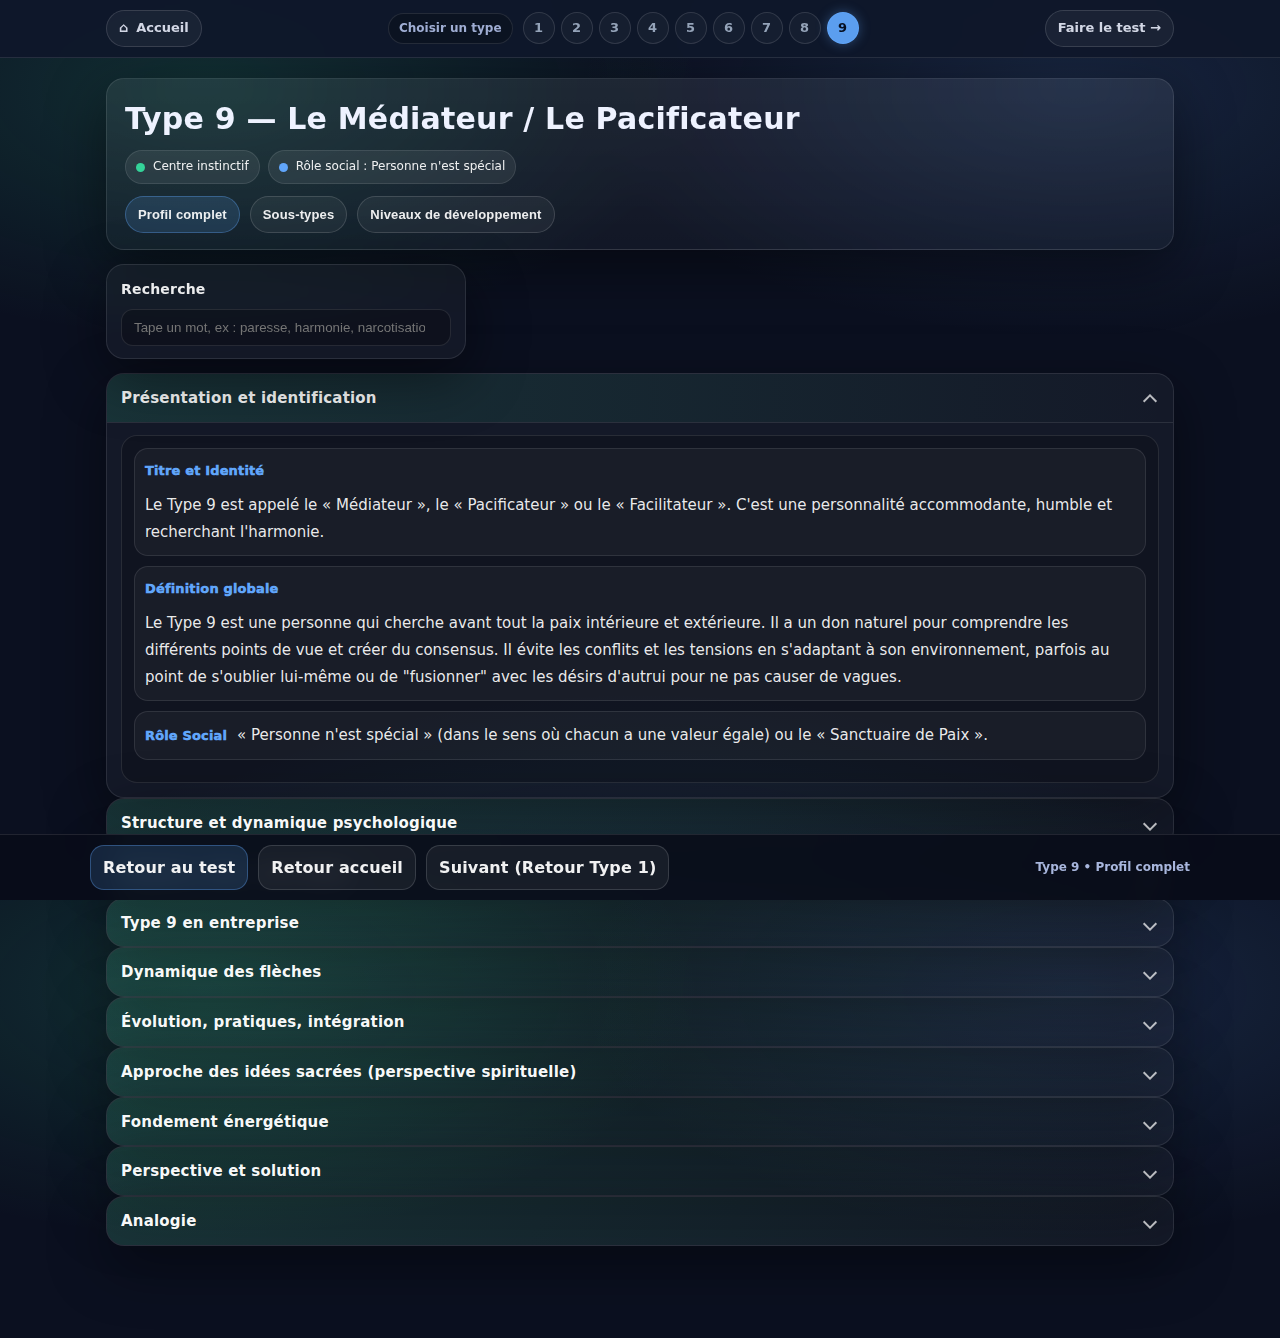
<file: profils/type9.html>
<!doctype html>
<html lang="fr">
<head>
  <meta charset="utf-8" />
  <meta name="viewport" content="width=device-width,initial-scale=1" />
  <title>Type 9 — Profil complet</title>
  <!-- Google tag (gtag.js) -->
<script async src="https://www.googletagmanager.com/gtag/js?id=G-1XYJK71TC4"></script>
<script>
  window.dataLayer = window.dataLayer || [];
  function gtag(){dataLayer.push(arguments);}
  gtag('js', new Date());

  gtag('config', 'G-1XYJK71TC4');
</script>
  <style>
    :root{
      --bg:#0b1020;
      --card:#0f1731;
      --line:rgba(255,255,255,.10);
      --text:#eef2ff;
      --muted:#a8b6dd;
      --blue:#60a5fa;
      --green:#34d399;
      --shadow: 0 18px 60px rgba(0,0,0,.45);
      --radius:18px;
    }
    *{box-sizing:border-box}
    html,body{height:100%}
    body{
      margin:0;
      font-family: ui-sans-serif, system-ui, -apple-system, Segoe UI, Roboto, Arial, Noto Sans, sans-serif;
      background:
        radial-gradient(900px 450px at 16% 10%, rgba(52,211,153,.16), transparent 55%),
        radial-gradient(900px 450px at 84% 10%, rgba(96,165,250,.14), transparent 55%),
        radial-gradient(1100px 600px at 50% 115%, rgba(56,189,248,.10), transparent 60%),
        var(--bg);
      color:var(--text);
      line-height:1.45;
    }

    .type-nav {
      background: rgba(15, 23, 42, 0.95);
      border-bottom: 1px solid rgba(255,255,255,0.1);
      position: sticky; top: 0; z-index: 1000;
      backdrop-filter: blur(10px);
      padding: 10px 0;
      margin-bottom: 20px;
    }
    .nav-container {
      max-width: 1100px; margin: 0 auto; padding: 0 16px;
      display: flex; justify-content: space-between; align-items: center;
      gap: 12px;
    }

    .nav-pill {
      display: inline-flex;
      align-items: center;
      gap: 8px;
      padding: 8px 12px;
      border-radius: 999px;
      border: 1px solid rgba(255,255,255,.14);
      background: rgba(255,255,255,.05);
      color: rgba(238,242,255,.92);
      font-weight: 800;
      text-decoration: none;
      font-size: 13px;
      opacity: .95;
      transition: .18s ease;
      white-space: nowrap;
    }
    .nav-pill:hover {
      border-color: rgba(96,165,250,.45);
      background: rgba(96,165,250,.10);
      color: #fff;
      transform: translateY(-1px);
    }

    .type-center {
      display: flex;
      align-items: center;
      gap: 10px;
      flex-wrap: wrap;
      justify-content: center;
    }
    .type-label {
      font-size: 12px;
      font-weight: 900;
      color: rgba(168,182,221,.95);
      border: 1px solid rgba(255,255,255,.10);
      background: rgba(0,0,0,.18);
      padding: 6px 10px;
      border-radius: 999px;
    }

    .type-links { display: flex; gap: 6px; flex-wrap: wrap; justify-content: center; }
    .t-link {
      width: 32px; height: 32px; display: flex; align-items: center; justify-content: center;
      border-radius: 50%; border: 1px solid rgba(255,255,255,0.12);
      color: #94a3b8; font-weight: 900; text-decoration: none; transition: 0.2s;
      font-size: 13px; background: rgba(255,255,255,0.03);
    }
    .t-link:hover { border-color: var(--blue); color: #fff; background: rgba(96,165,250,0.1); }
    .t-link.active {
      background: rgba(96,165,250,.95);
      color: #061022;
      border-color: rgba(96,165,250,.95);
      box-shadow: 0 0 12px rgba(96,165,250,0.35);
    }

    .wrap{max-width:1100px;margin:0 auto;padding:0 16px 92px}

    .top{
      display:flex;
      gap:14px;
      align-items:stretch;
      justify-content:space-between;
      flex-wrap:wrap;
      margin-bottom:14px;
    }

    .hero{
      flex:1 1 700px;
      background:linear-gradient(180deg, rgba(255,255,255,.07), rgba(255,255,255,.03));
      border:1px solid var(--line);
      box-shadow:var(--shadow);
      border-radius:var(--radius);
      padding:18px 18px 16px;
      backdrop-filter: blur(10px);
    }
    .hero h1{
      margin:0 0 10px;
      font-size:clamp(22px, 3vw, 30px);
      letter-spacing:.2px;
    }

    .chips{display:flex;gap:8px;flex-wrap:wrap}
    .chip{
      display:inline-flex;
      align-items:center;
      gap:8px;
      background:rgba(255,255,255,.07);
      border:1px solid var(--line);
      padding:7px 10px;
      border-radius:999px;
      font-size:12px;
      color:rgba(255,255,255,.92);
      white-space:nowrap;
    }

    /* FIX: ne pas appliquer la taille 9px au <ul class="dot"> des listes */
    span.dot{width:9px;height:9px;border-radius:50%}

    .side{
      flex:0 1 360px;
      display:grid;
      gap:12px;
      align-content:start;
    }
    .card{
      background:rgba(255,255,255,.04);
      border:1px solid var(--line);
      border-radius:var(--radius);
      box-shadow:var(--shadow);
      padding:14px 14px 12px;
      backdrop-filter: blur(10px);
    }
    .card h2{
      margin:0 0 10px;
      font-size:14px;
      letter-spacing:.2px;
      color:rgba(255,255,255,.92);
    }

    .tabs{
      display:flex;
      gap:10px;
      flex-wrap:wrap;
      margin:12px 0 0;
    }
    .tab{
      padding:10px 12px;
      border-radius:999px;
      border:1px solid rgba(255,255,255,.14);
      background:rgba(255,255,255,.05);
      color:rgba(255,255,255,.92);
      font-weight:900;
      font-size:13px;
      cursor:pointer;
      user-select:none;
      -webkit-tap-highlight-color: transparent;
    }
    .tab[aria-selected="true"]{
      background:rgba(96,165,250,.16);
      border-color:rgba(96,165,250,.35);
    }

    .grid{
      display:grid;
      grid-template-columns:1fr;
      gap:12px;
      margin-top:12px;
    }

    details{
      background:rgba(255,255,255,.04);
      border:1px solid var(--line);
      border-radius:var(--radius);
      box-shadow:var(--shadow);
      overflow:hidden;
    }
    summary{
      list-style:none;
      cursor:pointer;
      padding:14px 14px 12px;
      display:flex;
      align-items:center;
      justify-content:space-between;
      gap:12px;
      user-select:none;
      -webkit-tap-highlight-color: transparent;
      background:linear-gradient(90deg, rgba(52,211,153,.14), rgba(255,255,255,0));
    }
    summary::-webkit-details-marker{display:none}

    .sumTitle{display:flex;flex-direction:column;gap:0;min-width:0}
    .sumTitle b{
      font-size:15px;
      letter-spacing:.2px;
      color:rgba(255,255,255,.98);
      display:flex;
      gap:8px;
      align-items:center;
      flex-wrap:wrap;
    }
    .chev{
      width:10px;height:10px;
      border-right:2px solid rgba(255,255,255,.7);
      border-bottom:2px solid rgba(255,255,255,.7);
      transform:rotate(45deg);
      transition:.18s ease;
      margin-right:4px;
      flex:0 0 auto;
    }
    details[open] .chev{transform:rotate(225deg);margin-top:4px}

    .content{
      padding:12px 14px 14px;
      border-top:1px solid var(--line);
    }

    .block{
      background:rgba(0,0,0,.20);
      border:1px solid rgba(255,255,255,.10);
      border-radius:16px;
      padding:12px;
    }

    .raw{display:none}
    .rt{font-size:15px;line-height:1.78;color:rgba(255,255,255,.94)}
    .rt p{margin:0 0 10px;color:rgba(255,255,255,.92)}
    .rt .gap{height:10px}

    .rt .labelRow{
      display:flex;
      gap:10px;
      flex-wrap:wrap;
      align-items:baseline;
      margin:0 0 10px;
      padding:10px 10px;
      border-radius:14px;
      border:1px solid rgba(255,255,255,.10);
      background:rgba(255,255,255,.04);
    }
    .rt .label{
      color:var(--blue);
      font-weight:950;
      letter-spacing:.15px;
      font-size:13px;
      text-transform:none;
    }
    .rt .value{
      color:rgba(255,255,255,.92);
      font-size:15px;
      flex:1 1 auto;
      min-width:220px;
    }

    .rt .subhead{
      margin:2px 0 10px;
      padding:8px 10px;
      border-radius:12px;
      border:1px solid rgba(52,211,153,.28);
      background:linear-gradient(180deg, rgba(52,211,153,.12), rgba(0,0,0,.10));
      color:rgba(255,255,255,.96);
      font-weight:950;
      letter-spacing:.2px;
    }
    .rt .subhead .t{
      color:#6ee7b7;
      font-weight:950;
    }

    .rt ul{margin:0 0 10px 18px;padding:0}
    .rt li{margin:0 0 8px;color:rgba(255,255,255,.92)}
    .rt ul.dash{list-style-type:"-  "}
    .rt ul.arrow{list-style-type:"→  "}
    .rt ul.dot{list-style-type:"•  "}

    .rt li .k{
      color:var(--blue);
      font-weight:950;
    }

    .sectionHeader{
      display:flex;
      gap:10px;
      flex-wrap:wrap;
      align-items:center;
      margin:0 0 10px;
    }
    .badge{
      display:inline-flex;
      align-items:center;
      gap:8px;
      font-size:12px;
      padding:6px 10px;
      border-radius:999px;
      border:1px solid var(--line);
      background:rgba(255,255,255,.06);
      color:rgba(255,255,255,.92);
      width:fit-content;
      font-weight:900;
    }

    .btn, button, a.btn{
      cursor:pointer;
      border:1px solid rgba(255,255,255,.14);
      background:rgba(255,255,255,.06);
      color:rgba(255,255,255,.94);
      padding:10px 12px;
      border-radius:14px;
      font-weight:900;
      letter-spacing:.15px;
      text-decoration:none;
      display:inline-flex;
      align-items:center;
      justify-content:center;
      gap:8px;
      transition:transform .08s ease, background .12s ease, border-color .12s ease;
      user-select:none;
      -webkit-tap-highlight-color: transparent;
    }
    .btn:hover, button:hover{
      background:rgba(255,255,255,.10);
      border-color:rgba(255,255,255,.22);
      transform:translateY(-1px);
    }
    .btn:active, button:active{transform:translateY(0)}
    .btn.primary{
      background:rgba(96,165,250,.16);
      border-color:rgba(96,165,250,.35);
    }
    .btn.primary:hover{
      background:rgba(96,165,250,.20);
      border-color:rgba(96,165,250,.45);
    }

    .subtypeBtns{
      display:grid;
      grid-template-columns:repeat(3, minmax(0,1fr));
      gap:10px;
    }
    .subtypeBtns .btn{padding:12px}
    .subtypeBtns .btn.active{
      background:rgba(96,165,250,.16);
      border-color:rgba(96,165,250,.35);
      box-shadow: 0 0 0 4px rgba(96,165,250,.14);
    }
    @media (max-width: 860px){
      .subtypeBtns{grid-template-columns:1fr}
    }

    .rangeWrap{display:grid;gap:10px}
    .rangeLine{
      width:100%;
      padding:12px 12px 10px;
      border:1px solid var(--line);
      background:rgba(0,0,0,.20);
      border-radius:16px;
    }
    input[type=range]{width:100%;margin:10px 0 0;accent-color: var(--green)}
    .trackLabel{
      display:flex;
      justify-content:space-between;
      gap:10px;
      font-size:11px;
      color:var(--muted);
      font-weight:900;
    }
    .bandPills{display:flex;gap:8px;flex-wrap:wrap;margin-top:10px}
    .pill{
      display:inline-flex;align-items:center;gap:8px;
      padding:6px 10px;
      border-radius:999px;
      border:1px solid var(--line);
      background:rgba(255,255,255,.05);
      font-size:12px;
      color:rgba(255,255,255,.92);
      font-weight:900;
    }

    .bottomBar{
      position:fixed;
      left:0;right:0;bottom:0;
      background:rgba(8,12,24,.86);
      border-top:1px solid rgba(255,255,255,.10);
      backdrop-filter: blur(12px);
      padding:10px 12px;
      z-index:999;
    }
    .barInner{
      max-width:1100px;
      margin:0 auto;
      display:flex;
      gap:10px;
      align-items:center;
      justify-content:space-between;
      flex-wrap:wrap;
    }
    .barBtns{display:flex;gap:10px;flex-wrap:wrap;align-items:center}
    .barInfo{color:var(--muted);font-size:12px;font-weight:900}

    .modal{
      position:fixed;
      inset:0;
      display:none;
      align-items:flex-end;
      justify-content:center;
      z-index:2000;
      padding:18px;
      background:rgba(0,0,0,.55);
      backdrop-filter: blur(10px);
    }
    .modal[aria-hidden="false"]{display:flex}
    .sheet{
      width:min(980px, 100%);
      max-height:86vh;
      overflow:auto;
      border-radius:22px;
      border:1px solid rgba(255,255,255,.12);
      background:linear-gradient(180deg, rgba(255,255,255,.06), rgba(0,0,0,.22));
      box-shadow:0 25px 90px rgba(0,0,0,.65);
    }
    .sheetHeader{
      position:sticky;
      top:0;
      z-index:1;
      background:rgba(10,14,28,.78);
      backdrop-filter: blur(12px);
      border-bottom:1px solid rgba(255,255,255,.10);
      padding:12px 14px;
      display:flex;
      gap:10px;
      align-items:center;
      justify-content:space-between;
      flex-wrap:wrap;
    }
    .sheetHeader .title{display:flex;flex-direction:column;gap:2px;min-width:0}
    .sheetHeader .title b{font-size:15px;letter-spacing:.2px;color:rgba(255,255,255,.96)}
    .sheetHeader .title span{color:var(--muted);font-size:12px;font-weight:900;overflow:hidden;text-overflow:ellipsis;white-space:nowrap}
    .sheetBody{padding:14px}
    .cols{display:grid;grid-template-columns:repeat(3, minmax(0,1fr));gap:12px}
    @media (max-width: 980px){.cols{grid-template-columns:1fr}}
  </style>
</head>

<body>

  <nav class="type-nav">
    <div class="nav-container">
      <a href="../index.html" class="nav-pill"><span>⌂</span> Accueil</a>

      <div class="type-center" aria-label="Choisir un type">
        <span class="type-label">Choisir un type</span>
        <div class="type-links">
          <a href="type1.html" class="t-link">1</a>
          <a href="type2.html" class="t-link">2</a>
          <a href="type3.html" class="t-link">3</a>
          <a href="type4.html" class="t-link">4</a>
          <a href="type5.html" class="t-link">5</a>
          <a href="type6.html" class="t-link">6</a>
          <a href="type7.html" class="t-link">7</a>
          <a href="type8.html" class="t-link">8</a>
          <a href="type9.html" class="t-link active" aria-current="page">9</a>
        </div>
      </div>

      <a href="../test-enneagramme-sans-indice.html" class="nav-pill">Faire le test →</a>
    </div>
  </nav>

  <div class="wrap" id="top">
    <div class="top">
      <div class="hero">
        <h1 id="pageTitle">Type 9 — Le Médiateur / Le Pacificateur</h1>

        <div class="chips" id="chips">
          <span class="chip"><span class="dot" style="background:var(--green)"></span>Centre instinctif</span>
          <span class="chip"><span class="dot" style="background:var(--blue)"></span>Rôle social : Personne n'est spécial</span>
          <span class="chip" id="top3Chip" style="display:none"><span class="dot" style="background:#f59e0b"></span><span id="top3Text"></span></span>
        </div>

        <div class="tabs" role="tablist" aria-label="Onglets">
          <button class="tab" id="tab-profil" role="tab" aria-selected="true" aria-controls="panel-profil">Profil complet</button>
          <button class="tab" id="tab-soustypes" role="tab" aria-selected="false" aria-controls="panel-soustypes">Sous-types</button>
          <button class="tab" id="tab-niveaux" role="tab" aria-selected="false" aria-controls="panel-niveaux">Niveaux de développement</button>
        </div>
      </div>

      <div class="side">
        <div class="card">
          <h2>Recherche</h2>
          <input id="search" type="search" placeholder="Tape un mot, ex : paresse, harmonie, narcotisation..." style="width:100%;appearance:none;background:rgba(0,0,0,.25);border:1px solid var(--line);border-radius:12px;padding:10px 12px;color:var(--text);outline:none" />
        </div>
      </div>
    </div>

    <div class="grid">
      <section id="panel-profil" role="tabpanel" aria-labelledby="tab-profil">
        <details open data-search>
          <summary>
            <div class="sumTitle"><b>Présentation et identification</b></div>
            <span class="chev"></span>
          </summary>
          <div class="content">
            <div class="block rich">
              <pre class="raw">1. Présentation et Identification
Titre et Identité : Le Type 9 est appelé le « Médiateur », le « Pacificateur » ou le « Facilitateur ». C'est une personnalité accommodante, humble et recherchant l'harmonie.
Définition globale : Le Type 9 est une personne qui cherche avant tout la paix intérieure et extérieure. Il a un don naturel pour comprendre les différents points de vue et créer du consensus. Il évite les conflits et les tensions en s'adaptant à son environnement, parfois au point de s'oublier lui-même ou de "fusionner" avec les désirs d'autrui pour ne pas causer de vagues.
Rôle Social : « Personne n'est spécial » (dans le sens où chacun a une valeur égale) ou le « Sanctuaire de Paix ».</pre>
              <div class="rt"></div>
            </div>
          </div>
        </details>

        <details data-search>
          <summary>
            <div class="sumTitle"><b>Structure et dynamique psychologique</b></div>
            <span class="chev"></span>
          </summary>
          <div class="content">
            <div class="block rich">
              <pre class="raw">2. Structure et Dynamique Psychologique
Centre d'intelligence
Le Type 9 appartient au centre instinctif (ou moteur). Cependant, contrairement aux 8 et 1, il est le centre du centre : il utilise son énergie instinctive pour bloquer son propre instinct et ses pulsions, afin de rester en paix. Il est souvent "endormi" à sa propre énergie vitale.

Hiérarchie des centres :
* Centre Préféré : Instinctif (Utilisé pour se neutraliser)
* Centre de Support : Émotionnel (ou Mental selon l'aile)
* Centre Réprimé : Instinctif (répression de sa propre vitalité)

Orientation
L'harmonie et la paix.

Compulsion
Éviter les conflits.

Passion et Fixation
* Passion (Cœur) : La Paresse (ou Acedia). Il ne s'agit pas de paresse physique (le 9 peut être très actif), mais d'une paresse spirituelle ou psychologique : une réticence à se confronter à soi-même, à ses vrais problèmes et à sa propre vie intérieure pour ne pas perturber sa tranquillité.
* Fixation (Tête) : L'Oubli de soi (ou Indolence). Il a tendance à "oublier" ses propres priorités, désirs et opinions pour se fondre dans l'agenda des autres.

Mécanisme de défense
La narcotisation. Il s'engourdit pour ne pas ressentir l'inconfort, la colère ou l'anxiété. Cela peut passer par la nourriture, la télévision, les routines, ou simplement le fait de "partir dans la lune".

Peurs et Désirs fondamentaux
* Peur de base : Être séparé, fragmenté, perdu ou en conflit avec les autres.
* Désir de base : Avoir la stabilité intérieure et la paix de l'esprit (Wholeness).
* Message du Surmoi : « Tu es bien ou correct si ceux qui t'entourent sont bien et calmes ».</pre>
              <div class="rt"></div>
            </div>
          </div>
        </details>

        <details data-search>
          <summary>
            <div class="sumTitle"><b>Origines, ailes, sous-types</b></div>
            <span class="chev"></span>
          </summary>
          <div class="content">
            <div class="block rich">
              <pre class="raw">3. Origines et Variantes
Le Schéma de l'enfance
L'enfant 9 a souvent eu le sentiment que s'il s'affirmait ou exprimait ses besoins, cela créerait des problèmes ou des séparations. Il a appris à se faire tout petit, à ne pas déranger et à s'adapter aux attentes de la famille pour maintenir le lien et la paix. Il a "disparu" pour être aimé.

Les Sous-types d'Ailes
* 9w8 (L'Arbitre) : Plus sociable, ancré, direct et capable de colère explosive passagère. Il est plus "présent" physiquement.
* 9w1 (Le Rêveur) : Plus idéaliste, ordonné, cérébral et détaché. Il peut être plus critique et perfectionniste de manière passive.

Les trois sous-types instinctifs
* Conservation (Appétit / Le Collectionneur) : Il cherche le confort physique par la nourriture, le sommeil ou la collection d'objets. Il est très ancré dans ses routines et ses petits plaisirs solitaires pour se rassurer.
* Social (Participation) : Il s'oublie en participant activement à la vie d'un groupe ou d'une communauté. Il travaille dur pour les autres afin de se sentir inclus, mais peut manquer de direction personnelle.
* Sexuel (Fusion) : Il cherche à fusionner avec un partenaire fort. Il vit sa vie à travers l'autre, adoptant ses passions, ses amis et ses opinions pour se sentir complet et vivant.</pre>
              <div class="rt"></div>
            </div>
          </div>
        </details>

        <details data-search>
          <summary>
            <div class="sumTitle"><b>Type 9 en entreprise</b></div>
            <span class="chev"></span>
          </summary>
          <div class="content">
            <div class="block rich">
              <pre class="raw">4. Le Type 9 en Entreprise
Profil professionnel
Le 9 est un collègue agréable, soutenant et facile à vivre. Il excelle dans la médiation et sait écouter tous les points de vue sans juger. Il crée une ambiance de travail apaisée. Cependant, il peut avoir du mal à établir des priorités et à dire non.

Style de management
C'est un manager consensuel qui cherche l'accord de toute l'équipe. Il est patient et encourageant. Son défi est de trancher, de prendre des décisions impopulaires et de gérer les conflits ouverts au lieu de les mettre sous le tapis.

Style de communication
Son style est qualifié de « Saga ». Il raconte des histoires longues et détaillées, ayant parfois du mal à aller droit au but ou à synthétiser, de peur d'omettre un élément important ou de brusquer.

Points de vigilance
La procrastination (remettre au lendemain les tâches désagréables) et l'entêtement passif (dire oui mais ne pas faire) sont ses principaux écueils. Il peut accumuler de la rancœur non exprimée qui finit par exploser ou se manifester par du sabotage inconscient.</pre>
              <div class="rt"></div>
            </div>
          </div>
        </details>

        <details data-search>
          <summary>
            <div class="sumTitle"><b>Dynamique des flèches</b></div>
            <span class="chev"></span>
          </summary>
          <div class="content">
            <div class="block rich">
              <pre class="raw">5. Dynamique des Flèches
Réaction au Stress (Désintégration)
Vers le Type 6. Le 9 devient alors anxieux, méfiant, réactif et paranoïaque. Il doute de tout et cherche frénétiquement une sécurité extérieure.

Chemin d'Intégration (Croissance)
Vers le Type 3. Le 9 apprend à se valoriser, devient plus productif, énergique et orienté vers des objectifs concrets. Il ose se mettre en avant et agir pour lui-même.</pre>
              <div class="rt"></div>
            </div>
          </div>
        </details>

        <details data-search>
          <summary>
            <div class="sumTitle"><b>Évolution, pratiques, intégration</b></div>
            <span class="chev"></span>
          </summary>
          <div class="content">
            <div class="block rich">
              <pre class="raw">6. Évolution et Développement
Points d'amélioration à travailler :
* Apprendre à dire « Non » et à exprimer ses propres désirs.
* Reconnaître et exprimer sa colère au lieu de la nier.
* Se fixer des priorités claires et s'y tenir.
* Prendre le risque de créer un conflit pour résoudre un problème réel.

Pratiques suggérées et Attitudes de Guérison :
Pratiquer la pleine conscience du corps pour repérer l'engourdissement.
Se forcer à agir.
Se dire : « Ma présence compte. Mes opinions sont importantes. Je n'ai pas besoin de disparaître pour être aimé ».

Intégration (Idée supérieure et Vertu) :
En se libérant de sa compulsion, le Type 9 s'intègre vers le Type 3 (ou le Type 6).
* Essence : L'état de présence dynamique et d'amour englobant.
* Idée supérieure : L'Amour Sacré. Il perçoit que l'unité ne vient pas de la fusion ou de l'effacement, mais de la reconnaissance que tout est relié par l'amour.
* Vertu : L'Action Juste (Right Action). Il devient capable d'agir de manière décisive et appropriée, en étant pleinement engagé dans sa propre vie.</pre>
              <div class="rt"></div>
            </div>
          </div>
        </details>

        <details data-search>
          <summary>
            <div class="sumTitle"><b>Approche des idées sacrées (perspective spirituelle)</b></div>
            <span class="chev"></span>
          </summary>
          <div class="content">
            <div class="block rich">
              <pre class="raw">7. Approche des Idées Sacrées (Perspective Almaas)
L'Idée sacrée :
L'Amour Sacré. C'est la perception que l'univers est une substance bienveillante et aimante qui nous inclut naturellement, sans que nous ayons besoin de nous adapter ou de disparaître pour en faire partie.

L'Illusion Spécifique :
L'Insignifiance. La conviction profonde que "je ne compte pas", que ma présence ne fait aucune différence et que je suis séparé de l'amour.

La Difficulté Spécifique :
La Fragmentation. Le sentiment d'être morcelé, dispersé, de ne pas avoir de centre ou de direction unifiée.

La Réaction Spécifique :
L'Engourdissement / La Narcotisation. Une tentative de ne pas ressentir la douleur de la fragmentation et de l'insignifiance en s'anesthésiant.

Le Noyau de la Fixation :
La constellation entre le sentiment d'insignifiance (difficulté) et la réaction d'engourdissement (réaction).</pre>
              <div class="rt"></div>
            </div>
          </div>
        </details>

        <details data-search>
          <summary>
            <div class="sumTitle"><b>Fondement énergétique</b></div>
            <span class="chev"></span>
          </summary>
          <div class="content">
            <div class="block rich">
              <pre class="raw">8. Fondement Énergétique
La Confiance Fondamentale
La certitude que nous avons notre place dans l'univers et que nous sommes aimés inconditionnellement.

La Lumière du jour Vivante
Qualité de l'Être perçue comme une présence aimante qui nous remplit et nous unifie.</pre>
              <div class="rt"></div>
            </div>
          </div>
        </details>

        <details data-search>
          <summary>
            <div class="sumTitle"><b>Perspective et solution</b></div>
            <span class="chev"></span>
          </summary>
          <div class="content">
            <div class="block rich">
              <pre class="raw">9. La Perspective et la Solution
L'Idée Sacrée comme Psycho-catalyseur
La compréhension de l'Amour Sacré montre que notre présence est essentielle et que nous sommes déjà connectés, rendant l'adaptation excessive inutile.

Rétablir la Confiance Fondamentale
Cela passe par la réappropriation de sa propre valeur et l'acceptation de prendre sa place.

L'Abandon
Cesser de résister à la vie par l'inertie et s'engager pleinement dans le flux de l'existence.

La Poussée Optimisante
Reconnaître que la réalité nous soutient lorsque nous nous affirmons et que le conflit ne mène pas nécessairement à la séparation.</pre>
              <div class="rt"></div>
            </div>
          </div>
        </details>

        <details data-search>
          <summary>
            <div class="sumTitle"><b>Analogie</b></div>
            <span class="chev"></span>
          </summary>
          <div class="content">
            <div class="block rich">
              <pre class="raw">10. Analogie
Le Type 9 est comme une baleine nageant paisiblement dans les profondeurs de l'océan. Elle est immense et puissante, mais elle se laisse porter par les courants, filtrant le plancton sans effort. Si elle est blessée ou attaquée, elle a tendance à plonger encore plus profond dans le silence des abysses plutôt que de contre-attaquer.

Le 9 est comme un caméléon qui prend la couleur de la branche sur laquelle il est posé pour ne pas être vu, oubliant parfois quelle est sa vraie couleur.

L'âme est comme un sanctuaire de paix qui découvre qu'il peut rester calme même au milieu de la tempête, sans avoir besoin de fermer ses portes.</pre>
              <div class="rt"></div>
            </div>
          </div>
        </details>
      </section>

      <section id="panel-soustypes" role="tabpanel" aria-labelledby="tab-soustypes" hidden>
        <details open data-search>
          <summary>
            <div class="sumTitle"><b>Structure de base</b></div>
            <span class="chev"></span>
          </summary>
          <div class="content">
            <div class="block rich">
              <pre class="raw">LE type et sous types
Présentation générale du Type 9 : La structure de base
* Blessure : Un jour, l’enfant a eu le sentiment que son opinion ou ses désirs n’avaient pas d’importance, ou que s'affirmer créait des conflits insupportables. Il a décidé de se faire oublier pour maintenir la paix et le lien.
* Passion : La paresse (au sens spirituel). Ce n'est pas de l'inaction, mais une résistance à s'occuper de soi-même et de son développement. Le Neuf s'anesthésie pour ne pas être affecté par la vie.
* Mécanisme de défense privilégié : La narcotisation. Le Neuf utilise des substituts (nourriture, TV, routine, lecture, collections) pour s'engourdir et oublier ses frustrations ou sa colère.</pre>
              <div class="rt"></div>
            </div>

            <div class="sectionHeader" style="margin-top:12px">
              <span class="badge"><span class="dot" style="background:var(--blue)"></span>Choisir un sous-type</span>
              <button class="btn" id="compareBtn" type="button">Comparer les 3 sous-types</button>
            </div>

            <div class="subtypeBtns">
              <button class="btn" id="btn-survie" type="button">SURVIE</button>
              <button class="btn" id="btn-tete" type="button">TÊTE-À-TÊTE</button>
              <button class="btn" id="btn-social" type="button">SOCIAL</button>
            </div>
          </div>
        </details>

        <details data-search>
          <summary>
            <div class="sumTitle"><b>Sous-type SURVIE</b></div>
            <span class="chev"></span>
          </summary>
          <div class="content">
            <div class="block rich">
              <pre class="raw">1. Le sous-type SURVIE
* Titre du sous-type : Le Profil Neuf Survie.
* Équation des préoccupations : Préoccupations Neuf (paix, harmonie, oubli de soi) + Préoccupations Survie (matériel, faim, confort) = APPÉTIT / COLLECTIONNEUR.
* Comportement / Description du fonctionnement : Il cherche le confort concret et immédiat. Il gère son anxiété ou sa colère par la satisfaction de ses appétits physiques (manger, boire, dormir) ou par des activités répétitives et apaisantes (mots croisés, collections, bricolage). Il est très ancré dans le présent et le tangible.
* Le paradoxe : Chercher le réconfort dans la matière l'empêche de trouver la paix spirituelle qu'il désire.
* Métaphore : L'Ours dans sa tanière. Il est bourru mais sympathique, aime ses habitudes et n'aime pas être dérangé.
* Signaux d'alerte du type : Trop d'oubli de soi, trop de narcotisation, entêtement passif, procrastination.
* Signaux d'alerte du sous-type : Grignotage compulsif, temps excessif devant les écrans, accumulation d'objets, difficulté à se lever le matin.
* Témoignage (Jean-Pierre) :
    * Type : Apprécie sa capacité à calmer le jeu et à voir les deux côtés d'une situation.
    * Sous-type : Apprécie ses collections de timbres et ses moments de solitude gourmande qui le ressourcent.
    * Combinaison : Trouve son équilibre dans une vie simple et routinière, mais doit veiller à ne pas s'endormir dans le confort.
* Référence cinématographique : Le Grand Bleu (Enzo Molinari, bien que 8 ou 3 en apparence, a un côté 9 survie dans son rapport fusionnel avec la nourriture, sa mère et son besoin de confort simple : « Des pâtes ! »).</pre>
              <div class="rt"></div>
            </div>
          </div>
        </details>

        <details data-search>
          <summary>
            <div class="sumTitle"><b>Sous-type TÊTE-À-TÊTE</b></div>
            <span class="chev"></span>
          </summary>
          <div class="content">
            <div class="block rich">
              <pre class="raw">2. Le sous-type TÊTE-À-TÊTE
* Titre du sous-type : Le Profil Neuf Tête-à-tête.
* Équation des préoccupations : Préoccupations Neuf + Préoccupation Tête-à-tête (focalisation sur le partenaire) = FUSION.
* Comportement / Description du fonctionnement : Il cherche à fusionner totalement avec une autre personne. Il vit sa vie par procuration à travers son partenaire, adoptant ses goûts, ses amis et ses projets. Il s'oublie pour ne faire qu'un avec l'autre, trouvant son identité dans le "nous".
* Le paradoxe : En disparaissant dans l'autre, il perd la véritable connexion qu'il recherche, car il n'y a plus "personne" en face.
* Métaphore : L'Ombre. Il suit son partenaire comme une ombre bienveillante et soutenante.
* Signaux d'alerte du type : (Identiques au sous-type survie).
* Signaux d'alerte du sous-type : Perte totale d'autonomie, incapacité à prendre une décision sans l'autre, jalousie si la fusion est menacée.
* Témoignage (Sophie) :
    * Type : Apprécie son empathie naturelle et sa douceur.
    * Sous-type : Apprécie de se sentir portée par l'énergie de son mari et de partager toutes ses passions.
    * Combinaison : Se sent en sécurité dans la symbiose, mais doit apprendre à exister par elle-même si l'autre s'éloigne.
* Référence cinématographique : Forrest Gump (Forrest s'adapte à tout, suit Jenny ou son lieutenant avec une loyauté fusionnelle, sans jamais imposer son ego, se laissant porter par le vent comme une plume).</pre>
              <div class="rt"></div>
            </div>
          </div>
        </details>

        <details data-search>
          <summary>
            <div class="sumTitle"><b>Sous-type SOCIAL</b></div>
            <span class="chev"></span>
          </summary>
          <div class="content">
            <div class="block rich">
              <pre class="raw">3. Le sous-type SOCIAL
* Titre du sous-type : Le Profil Neuf Social.
* Équation des préoccupations : Préoccupations Neuf + Préoccupations Sociales (groupe) = PARTICIPATION.
* Comportement / Description du fonctionnement : C'est le plus actif et le plus extraverti des Neuf. Il s'oublie en se dévouant au groupe. Il travaille dur pour la communauté, le club ou l'entreprise, devenant le ciment qui tient tout le monde ensemble. Il a du mal à dire non aux demandes du groupe par peur d'être exclu.
* Le paradoxe : Être hyperactif pour les autres est une forme de paresse envers ses propres besoins essentiels.
* Métaphore : Le Bénévole infatigable. Il est partout, aide tout le monde, sourit toujours, mais personne ne sait vraiment ce qu'il ressent au fond.
* Signaux d'alerte du type : (Identiques).
* Signaux d'alerte du sous-type : Surcharge de travail bénévole, épuisement souriant, négligence de sa propre famille au profit du groupe.
* Témoignage (Marc) :
    * Type : Apprécie son talent de médiateur dans les conflits d'équipe.
    * Sous-type : Apprécie le sentiment d'appartenance qu'il ressent en organisant la fête des voisins ou le club de foot.
    * Combinaison : Est le pilier invisible de sa communauté, mais risque le burn-out s'il ne pose pas de limites.
* Référence cinématographique : Bagdad Café (Jasmin, l'héroïne, transforme un motel délabré et agressif en un lieu de joie et de communauté par sa présence apaisante, serviable et magique, en s'oubliant elle-même au service du groupe).

Analogie : Le Type 9 est comme une eau calme : le Neuf Survie est une mare confortable et tiède, le Neuf Tête-à-tête est une rivière qui se jette dans un fleuve plus grand pour ne faire qu'un avec lui, et le Neuf Social est un canal qui relie plusieurs villes entre elles pour faciliter les échanges.</pre>
              <div class="rt"></div>
            </div>
          </div>
        </details>
      </section>

      <section id="panel-niveaux" role="tabpanel" aria-labelledby="tab-niveaux" hidden>
        <details open data-search>
          <summary>
            <div class="sumTitle"><b>Définition + continuum</b></div>
            <span class="chev"></span>
          </summary>
          <div class="content">
            <div class="block rich">
              <pre class="raw">Les 9 niveaux de Développement
Le niveau de développement mesure le degré d'identification d'une personne avec sa structure de personnalité. Plus on descend dans les niveaux, plus l'ego prend le contrôle et plus les comportements deviennent automatiques et destructeurs.</pre>
              <div class="rt"></div>
            </div>

            <div class="sectionHeader" style="margin-top:12px">
              <span class="badge"><span class="dot" id="levelDot" style="background:var(--green)"></span><span id="levelBadge">Niveau 1 • Sain</span></span>
            </div>

            <div class="rangeWrap">
              <div class="rangeLine">
                <div class="trackLabel"><span>1</span><span>9</span></div>
                <input id="levelRange" type="range" min="1" max="9" step="1" value="1" />
                <div class="bandPills">
                  <span class="pill"><span class="dot" style="background:#22c55e"></span>Plage saine (1 à 3)</span>
                  <span class="pill"><span class="dot" style="background:#f59e0b"></span>Plage moyenne (4 à 6)</span>
                  <span class="pill"><span class="dot" style="background:#ef4444"></span>Plage malsaine (7 à 9)</span>
                </div>
              </div>

              <div class="block" style="background:rgba(255,255,255,.03)">
                <div class="rt" id="levelTextRT"></div>
              </div>
            </div>
          </div>
        </details>

        <details data-search>
          <summary>
            <div class="sumTitle"><b>Niveaux 1 à 9</b></div>
            <span class="chev"></span>
          </summary>
          <div class="content">
            <div class="block rich">
              <pre class="raw">La Plage Saine : La Paix et l'Unité (Niveaux 1 à 3)
* Niveau 1 : Paisible et présent. Il abandonne la croyance que sa participation ne compte pas. Il devient autonome, serein, et rayonne d'une paix contagieuse. Il est pleinement connecté à lui-même et aux autres.
* Niveau 2 : Pacificateur et unificateur. Il se concentre sur l'environnement pour y créer l'harmonie. Son image de soi est : « Je suis stable, facile à vivre et bienveillant ».
* Niveau 3 : Apaisant et soutenant. Il renforce son image en désamorçant les conflits et en soutenant les autres. Il est un excellent médiateur, capable de voir tous les aspects d'une question.

La Plage Moyenne : L'Effacement et la Résistance (Niveaux 4 à 6)
* Niveau 4 : Accommodant et modeste. Il craint de créer des conflits en s'imposant. Il commence à dire "oui" à tout pour acheter la paix, tout en minimisant ses propres besoins.
* Niveau 5 : Désengagé et complaisant. Il s'inquiète que la réalité ne vienne perturber sa tranquillité. Il devient passif, procrastine, évite les problèmes et utilise des routines pour s'engourdir.
* Niveau 6 : Résigné et têtu. Il craint d'être forcé à faire des choses qu'il ne veut pas. Il développe une résistance passive (l'entêtement), acceptant en apparence mais ne faisant rien en réalité. Il minimise les problèmes graves.

La Plage Malsaine : La Dissociation et l'Abandon (Niveaux 7 à 9)
* Niveau 7 : Refoulé et inefficace. Il craint d'affronter la réalité. Il se dissocie de ses sentiments, devenant apathique et négligent, incapable de faire face aux problèmes qui s'accumulent.
* Niveau 8 : Dissocié et désorienté. Désespéré de bloquer la douleur, il se coupe totalement de la réalité, vivant dans un état de brouillard mental. Il peut devenir catatonique ou dépendant des autres.
* Niveau 9 : Abandonné et fantomatique. Il se sent inexistant, une coquille vide. Il peut sombrer dans une négligence totale de soi, une dépression sévère ou une fragmentation psychique.</pre>
              <div class="rt"></div>
            </div>
          </div>
        </details>

        <details data-search>
          <summary>
            <div class="sumTitle"><b>Signaux d’alerte</b></div>
            <span class="chev"></span>
          </summary>
          <div class="content">
            <div class="block rich">
              <pre class="raw">Signaux d'Alerte
* Signal d'Éveil : Céder aux autres pour éviter les conflits et dire "oui" quand on veut dire "non".
* Signal d'Alarme : La peur d'être forcé à affronter la réalité et de voir sa paix illusoire brisée.</pre>
              <div class="rt"></div>
            </div>
          </div>
        </details>

        <details data-search>
          <summary>
            <div class="sumTitle"><b>Défis de croissance</b></div>
            <span class="chev"></span>
          </summary>
          <div class="content">
            <div class="block rich">
              <pre class="raw">Les Défis de croissance
Apprendre à s'affirmer, à exprimer sa colère comme une force vitale, à définir ses propres objectifs et à rester présent même dans l'inconfort.</pre>
              <div class="rt"></div>
            </div>
          </div>
        </details>
      </section>
    </div>
  </div>

  <div class="bottomBar">
    <div class="barInner">
      <div class="barBtns">
        <a class="btn primary" id="backToTest" href="../test-enneagramme-sans-indice.html">Retour au test</a>
        <a class="btn" id="backToHome" href="../index.html">Retour accueil</a>
        <a href="type1.html" class="btn" id="nextBtn">Suivant (Retour Type 1)</a>
      </div>
      <div class="barInfo" id="barInfo">Type 9</div>
    </div>
  </div>

  <div class="modal" id="subtypeModal" aria-hidden="true">
    <div class="sheet" role="dialog" aria-modal="true" aria-label="Sous-type">
      <div class="sheetHeader">
        <div class="title">
          <b id="modalTitle">Sous-type</b>
          <span id="modalSub">Type 9</span>
        </div>
        <div>
          <button class="btn" id="closeModal" type="button">Fermer</button>
        </div>
      </div>
      <div class="sheetBody">
        <div class="block rich">
          <pre class="raw" id="modalRaw"></pre>
          <div class="rt" id="modalRT"></div>
        </div>
      </div>
    </div>
  </div>

  <div class="modal" id="compareModal" aria-hidden="true">
    <div class="sheet" role="dialog" aria-modal="true" aria-label="Comparer les sous-types">
      <div class="sheetHeader">
        <div class="title">
          <b>Comparer les 3 sous-types</b>
          <span>Type 9</span>
        </div>
        <div>
          <button class="btn" id="closeCompare" type="button">Fermer</button>
        </div>
      </div>
      <div class="sheetBody">
        <div class="cols">
          <div class="card" style="padding:12px;border-radius:18px">
            <h2 style="margin:0 0 10px">SURVIE</h2>
            <div class="block rich">
              <pre class="raw" id="cmpSurvieRaw"></pre>
              <div class="rt" id="cmpSurvieRT"></div>
            </div>
          </div>
          <div class="card" style="padding:12px;border-radius:18px">
            <h2 style="margin:0 0 10px">TÊTE-À-TÊTE</h2>
            <div class="block rich">
              <pre class="raw" id="cmpTeteRaw"></pre>
              <div class="rt" id="cmpTeteRT"></div>
            </div>
          </div>
          <div class="card" style="padding:12px;border-radius:18px">
            <h2 style="margin:0 0 10px">SOCIAL</h2>
            <div class="block rich">
              <pre class="raw" id="cmpSocialRaw"></pre>
              <div class="rt" id="cmpSocialRT"></div>
            </div>
          </div>
        </div>
      </div>
    </div>
  </div>

  <script>
    const qs = (s, el=document)=>el.querySelector(s);
    const qsa = (s, el=document)=>[...el.querySelectorAll(s)];

    function getParam(name){
      const u = new URL(location.href);
      return u.searchParams.get(name);
    }
    function setParam(name, value){
      const u = new URL(location.href);
      if(value === null || value === undefined || value === '') u.searchParams.delete(name);
      else u.searchParams.set(name, value);
      history.replaceState(null, '', u.toString());
    }
    function clamp(n,a,b){return Math.max(a, Math.min(b, n));}

    function levelColor(n){
      if(n<=3) return '#22c55e';
      if(n<=6) return '#f59e0b';
      return '#ef4444';
    }
    function levelBand(n){
      if(n<=3) return 'Sain';
      if(n<=6) return 'Moyen';
      return 'Malsain';
    }

    const LEVELS = [
      "Niveau 1 : Paisible et présent. Il abandonne la croyance que sa participation ne compte pas. Il devient autonome, serein, et rayonne d'une paix contagieuse. Il est pleinement connecté à lui-même et aux autres.",
      "Niveau 2 : Pacificateur et unificateur. Il se concentre sur l'environnement pour y créer l'harmonie. Son image de soi est : « Je suis stable, facile à vivre et bienveillant ».",
      "Niveau 3 : Apaisant et soutenant. Il renforce son image en désamorçant les conflits et en soutenant les autres. Il est un excellent médiateur, capable de voir tous les aspects d'une question.",
      "Niveau 4 : Accommodant et modeste. Il craint de créer des conflits en s'imposant. Il commence à dire \"oui\" à tout pour acheter la paix, tout en minimisant ses propres besoins.",
      "Niveau 5 : Désengagé et complaisant. Il s'inquiète que la réalité ne vienne perturber sa tranquillité. Il devient passif, procrastine, évite les problèmes et utilise des routines pour s'engourdir.",
      "Niveau 6 : Résigné et têtu. Il craint d'être forcé à faire des choses qu'il ne veut pas. Il développe une résistance passive (l'entêtement), acceptant en apparence mais ne faisant rien en réalité. Il minimise les problèmes graves.",
      "Niveau 7 : Refoulé et inefficace. Il craint d'affronter la réalité. Il se dissocie de ses sentiments, devenant apathique et négligent, incapable de faire face aux problèmes qui s'accumulent.",
      "Niveau 8 : Dissocié et désorienté. Désespéré de bloquer la douleur, il se coupe totalement de la réalité, vivant dans un état de brouillard mental. Il peut devenir catatonique ou dépendant des autres.",
      "Niveau 9 : Abandonné et fantomatique. Il se sent inexistant, une coquille vide. Il peut sombrer dans une négligence totale de soi, une dépression sévère ou une fragmentation psychique."
    ];

    const SUBTYPES = {
      survie: `1. Le sous-type SURVIE
* Titre du sous-type : Le Profil Neuf Survie.
* Équation des préoccupations : Préoccupations Neuf (paix, harmonie, oubli de soi) + Préoccupations Survie (matériel, faim, confort) = APPÉTIT / COLLECTIONNEUR.
* Comportement / Description du fonctionnement : Il cherche le confort concret et immédiat. Il gère son anxiété ou sa colère par la satisfaction de ses appétits physiques (manger, boire, dormir) ou par des activités répétitives et apaisantes (mots croisés, collections, bricolage). Il est très ancré dans le présent et le tangible.
* Le paradoxe : Chercher le réconfort dans la matière l'empêche de trouver la paix spirituelle qu'il désire.
* Métaphore : L'Ours dans sa tanière. Il est bourru mais sympathique, aime ses habitudes et n'aime pas être dérangé.
* Signaux d'alerte du type : Trop d'oubli de soi, trop de narcotisation, entêtement passif, procrastination.
* Signaux d'alerte du sous-type : Grignotage compulsif, temps excessif devant les écrans, accumulation d'objets, difficulté à se lever le matin.
* Témoignage (Jean-Pierre) :
    * Type : Apprécie sa capacité à calmer le jeu et à voir les deux côtés d'une situation.
    * Sous-type : Apprécie ses collections de timbres et ses moments de solitude gourmande qui le ressourcent.
    * Combinaison : Trouve son équilibre dans une vie simple et routinière, mais doit veiller à ne pas s'endormir dans le confort.
* Référence cinématographique : Le Grand Bleu (Enzo Molinari, bien que 8 ou 3 en apparence, a un côté 9 survie dans son rapport fusionnel avec la nourriture, sa mère et son besoin de confort simple : « Des pâtes ! »).`,
      tete: `2. Le sous-type TÊTE-À-TÊTE
* Titre du sous-type : Le Profil Neuf Tête-à-tête.
* Équation des préoccupations : Préoccupations Neuf + Préoccupation Tête-à-tête (focalisation sur le partenaire) = FUSION.
* Comportement / Description du fonctionnement : Il cherche à fusionner totalement avec une autre personne. Il vit sa vie par procuration à travers son partenaire, adoptant ses goûts, ses amis et ses projets. Il s'oublie pour ne faire qu'un avec l'autre, trouvant son identité dans le "nous".
* Le paradoxe : En disparaissant dans l'autre, il perd la véritable connexion qu'il recherche, car il n'y a plus "personne" en face.
* Métaphore : L'Ombre. Il suit son partenaire comme une ombre bienveillante et soutenante.
* Signaux d'alerte du type : (Identiques au sous-type survie).
* Signaux d'alerte du sous-type : Perte totale d'autonomie, incapacité à prendre une décision sans l'autre, jalousie si la fusion est menacée.
* Témoignage (Sophie) :
    * Type : Apprécie son empathie naturelle et sa douceur.
    * Sous-type : Apprécie de se sentir portée par l'énergie de son mari et de partager toutes ses passions.
    * Combinaison : Se sent en sécurité dans la symbiose, mais doit apprendre à exister par elle-même si l'autre s'éloigne.
* Référence cinématographique : Forrest Gump (Forrest s'adapte à tout, suit Jenny ou son lieutenant avec une loyauté fusionnelle, sans jamais imposer son ego, se laissant porter par le vent comme une plume).`,
      social: `3. Le sous-type SOCIAL
* Titre du sous-type : Le Profil Neuf Social.
* Équation des préoccupations : Préoccupations Neuf + Préoccupations Sociales (groupe) = PARTICIPATION.
* Comportement / Description du fonctionnement : C'est le plus actif et le plus extraverti des Neuf. Il s'oublie en se dévouant au groupe. Il travaille dur pour la communauté, le club ou l'entreprise, devenant le ciment qui tient tout le monde ensemble. Il a du mal à dire non aux demandes du groupe par peur d'être exclu.
* Le paradoxe : Être hyperactif pour les autres est une forme de paresse envers ses propres besoins essentiels.
* Métaphore : Le Bénévole infatigable. Il est partout, aide tout le monde, sourit toujours, mais personne ne sait vraiment ce qu'il ressent au fond.
* Signaux d'alerte du type : (Identiques).
* Signaux d'alerte du sous-type : Surcharge de travail bénévole, épuisement souriant, négligence de sa propre famille au profit du groupe.
* Témoignage (Marc) :
    * Type : Apprécie son talent de médiateur dans les conflits d'équipe.
    * Sous-type : Apprécie le sentiment d'appartenance qu'il ressent en organisant la fête des voisins ou le club de foot.
    * Combinaison : Est le pilier invisible de sa communauté, mais risque le burn-out s'il ne pose pas de limites.
* Référence cinématographique : Bagdad Café (Jasmin, l'héroïne, transforme un motel délabré et agressif en un lieu de joie et de communauté par sa présence apaisante, serviable et magique, en s'oubliant elle-même au service du groupe).

Analogie : Le Type 9 est comme une eau calme : le Neuf Survie est une mare confortable et tiède, le Neuf Tête-à-tête est une rivière qui se jette dans un fleuve plus grand pour ne faire qu'un avec lui, et le Neuf Social est un canal qui relie plusieurs villes entre elles pour faciliter les échanges.`
    };

    function escapeHTML(s){
      return s.replace(/&/g,'&amp;').replace(/</g,'&lt;').replace(/>/g,'&gt;');
    }

    function looksLikeDuplicateSectionTitle(line){
      return /^\s*(GPT\s*\d+|Type\s*\d+)\b/i.test(line.trim()) || /^\s*\d+\.\s+/.test(line.trim());
    }

    function isSubhead(line){
      const t = line.trim();
      if(!t) return false;

      const noColonHeadings = new Set([
        "Centre d'intelligence", "Orientation", "Compulsion", "Passion et Fixation", "Mécanisme de défense", "Peurs et Désirs fondamentaux", "Le Schéma de l'enfance", "Les Sous-types d'Ailes", "Les trois sous-types instinctifs", "Profil professionnel", "Style de management", "Style de communication", "Points de vigilance", "Réaction au Stress (Désintégration)", "Chemin d'Intégration (Croissance)", "Points d'amélioration à travailler", "Pratiques suggérées et Attitudes de Guérison", "Intégration (Idée supérieure et Vertu)", "L'Idée sacrée", "L'Illusion Spécifique", "La Difficulté Spécifique", "La Réaction Spécifique", "Le Noyau de la Fixation", "La Confiance Fondamentale", "La Lumière du jour Vivante", "L'Idée Sacrée comme Psycho-catalyseur", "Rétablir la Confiance Fondamentale", "L'Abandon", "La Poussée Optimisante", "Signaux d'Alerte", "Les Défis de croissance", "Hiérarchie des centres"
      ]);
      if(noColonHeadings.has(t)) return true;

      if(/:\s*$/.test(t)) return true;

      if(t === "Hiérarchie des centres :" || t === "Passion et Fixation :" || t === "Mécanisme de défense :" || t === "Peurs et Désirs fondamentaux :" || t === "Le Schéma de l'enfance :" || t === "L'Idée sacrée :" || t === "L'Illusion Spécifique:" || t === "Le Noyau de la Fixation:" ) return true;

      return false;
    }

    function renderTextToRT(text, rtEl){
      const lines = (text || '').replace(/\r\n/g,'\n').split('\n');
      let html = '';
      let listMode = null;

      const closeList = ()=>{ if(listMode){ html += `</ul>`; listMode = null; } };
      const openList = (mode)=>{ if(listMode === mode) return; closeList(); listMode = mode; html += `<ul class="${mode}">`; };

      const pushP = (line)=>{ closeList(); html += `<p>${escapeHTML(line)}</p>`; };
      const pushGap = ()=>{ closeList(); html += `<div class="gap"></div>`; };
      const pushSubhead = (title)=>{ closeList(); html += `<div class="subhead"><span class="t">${escapeHTML(title)}</span></div>`; };
      const pushLabelRow = (k, v)=>{ closeList(); html += `<div class="labelRow"><span class="label">${escapeHTML(k)}</span><span class="value">${escapeHTML(v)}</span></div>`; };
      const pushLI = (mode, k, v, keepColon=true)=>{
        openList(mode);
        if(v === null){ html += `<li>${escapeHTML(k)}</li>`; return; }
        const label = keepColon ? `${k}` : k;
        html += `<li><span class="k">${escapeHTML(label)}</span> ${escapeHTML(v)}</li>`;
      };

      for(let i=0;i<lines.length;i++){
        const line = lines[i];

        if(line.trim()===''){
          pushGap();
          continue;
        }

        if(looksLikeDuplicateSectionTitle(line)){
          continue;
        }

        if(isSubhead(line)){
          const cleaned = line.trim().replace(/:\s*$/,'');
          pushSubhead(cleaned);
          continue;
        }

        const kv = line.match(/^\s*([^:]{2,110})\s*:\s*(.+)$/);
        if(kv){
          const key = kv[1].trim();
          const val = kv[2].trim();

          if(/^Titre et Identité$/i.test(key) || /^Définition globale$/i.test(key) || /^Rôle Social$/i.test(key)){
            pushLabelRow(key, val);
            continue;
          }

          if(/^Centre Préféré$/i.test(key) || /^Centre de Support$/i.test(key) || /^Centre Réprimé$/i.test(key)){
            pushLI('dash', `${key} :`, val, false);
            continue;
          }

          if(/^Passion\s*\(Cœur\)$/i.test(key) || /^Fixation\s*\(Tête\)$/i.test(key)){
            pushLI('dash', `${key} :`, val, false);
            continue;
          }

          if(/^Peur de base$/i.test(key) || /^Désir de base$/i.test(key) || /^Message du Surmoi/i.test(key)){
            pushLI('arrow', `${key} :`, val, false);
            continue;
          }

          pushLabelRow(key, val);
          continue;
        }

        const bullet = line.match(/^\s*[*•-]\s+(.+)$/);
        if(bullet){
          openList('dot');
          html += `<li>${escapeHTML(bullet[1])}</li>`;
          continue;
        }

        pushP(line);
      }

      closeList();
      rtEl.innerHTML = html;
    }

    function renderAllRichBlocks(){
      qsa('.block.rich').forEach(block=>{
        const raw = qs('.raw', block);
        const rt = qs('.rt', block);
        if(!raw || !rt) return;
        renderTextToRT(raw.textContent, rt);
      });
    }

    function setActiveTab(id){
      const tabs = [
        {btn: qs('#tab-profil'), panel: qs('#panel-profil'), key:'profil'},
        {btn: qs('#tab-soustypes'), panel: qs('#panel-soustypes'), key:'soustypes'},
        {btn: qs('#tab-niveaux'), panel: qs('#panel-niveaux'), key:'niveaux'},
      ];
      tabs.forEach(t=>{
        const on = (t.key === id);
        t.btn.setAttribute('aria-selected', on ? 'true' : 'false');
        t.panel.hidden = !on;
      });
      setParam('tab', id);
      try{ localStorage.setItem('type9_tab', id); }catch(e){}
      qs('#barInfo').textContent = id === 'profil' ? 'Type 9 • Profil complet' : (id === 'soustypes' ? 'Type 9 • Sous-types' : 'Type 9 • Niveaux de développement');
    }

    function applySearchFilter(term){
      const t = (term||'').trim().toLowerCase();
      const blocks = qsa('[data-search]');
      if(!t){ blocks.forEach(b=>b.style.display=''); return; }
      blocks.forEach(b=>{
        const txt = b.innerText.toLowerCase();
        b.style.display = txt.includes(t) ? '' : 'none';
      });
    }

    function updateLevel(n){
      n = clamp(+n || 1, 1, 9);
      const c = levelColor(n);
      qs('#levelDot').style.background = c;
      qs('#levelBadge').textContent = `Niveau ${n} • ${levelBand(n)}`;
      qs('#levelRange').style.accentColor = c;

      const rt = qs('#levelTextRT');
      rt.innerHTML = '';
      renderTextToRT(LEVELS[n-1] || '', rt);

      setParam('lvl', String(n));
      try{ localStorage.setItem('type9_lvl', String(n)); }catch(e){}
    }

    function openSubtype(key){
      const mapBtn = {survie: qs('#btn-survie'), tete: qs('#btn-tete'), social: qs('#btn-social')};
      Object.values(mapBtn).forEach(b=>b.classList.remove('active'));
      if(mapBtn[key]) mapBtn[key].classList.add('active');

      qs('#modalTitle').textContent = key === 'survie' ? 'Sous-type SURVIE' : (key === 'tete' ? 'Sous-type TÊTE-À-TÊTE' : 'Sous-type SOCIAL');
      qs('#modalSub').textContent = 'Type 9';

      qs('#modalRaw').textContent = SUBTYPES[key] || '';
      renderTextToRT(qs('#modalRaw').textContent, qs('#modalRT'));

      qs('#subtypeModal').setAttribute('aria-hidden','false');

      setParam('st', key);
      try{ localStorage.setItem('type9_st', key); }catch(e){}
    }
    function closeSubtype(){ qs('#subtypeModal').setAttribute('aria-hidden','true'); }

    function openCompare(){
      qs('#cmpSurvieRaw').textContent = SUBTYPES.survie;
      qs('#cmpTeteRaw').textContent = SUBTYPES.tete;
      qs('#cmpSocialRaw').textContent = SUBTYPES.social;

      renderTextToRT(qs('#cmpSurvieRaw').textContent, qs('#cmpSurvieRT'));
      renderTextToRT(qs('#cmpTeteRaw').textContent, qs('#cmpTeteRT'));
      renderTextToRT(qs('#cmpSocialRaw').textContent, qs('#cmpSocialRT'));

      qs('#compareModal').setAttribute('aria-hidden','false');
    }
    function closeCompare(){ qs('#compareModal').setAttribute('aria-hidden','true'); }

    function nextAction(){
      const tab = qs('#tab-profil').getAttribute('aria-selected') === 'true' ? 'profil' :
                  (qs('#tab-soustypes').getAttribute('aria-selected') === 'true' ? 'soustypes' : 'niveaux');
      if(tab === 'profil'){ setActiveTab('soustypes'); return; }
      if(tab === 'soustypes'){ setActiveTab('niveaux'); return; }
      window.scrollTo({top:0, behavior:'smooth'});
    }

    function initTop3Chip(){
      const top = getParam('top');
      if(!top) return;
      const cleaned = top.split(',').map(x=>x.trim()).filter(Boolean).slice(0,3);
      if(!cleaned.length) return;
      qs('#top3Text').textContent = `Tes 3 résultats : ${cleaned.join(', ')}`;
      qs('#top3Chip').style.display = '';
    }

    qs('#tab-profil').addEventListener('click', ()=>setActiveTab('profil'));
    qs('#tab-soustypes').addEventListener('click', ()=>setActiveTab('soustypes'));
    qs('#tab-niveaux').addEventListener('click', ()=>setActiveTab('niveaux'));
    qs('#nextBtn').addEventListener('click', nextAction);

    qs('#search').addEventListener('input', (e)=>applySearchFilter(e.target.value));
    qs('#levelRange').addEventListener('input', (e)=>updateLevel(e.target.value));

    qs('#btn-survie').addEventListener('click', ()=>openSubtype('survie'));
    qs('#btn-tete').addEventListener('click', ()=>openSubtype('tete'));
    qs('#btn-social').addEventListener('click', ()=>openSubtype('social'));
    qs('#closeModal').addEventListener('click', closeSubtype);
    qs('#subtypeModal').addEventListener('click', (e)=>{ if(e.target === qs('#subtypeModal')) closeSubtype(); });

    qs('#compareBtn').addEventListener('click', openCompare);
    qs('#closeCompare').addEventListener('click', closeCompare);
    qs('#compareModal').addEventListener('click', (e)=>{ if(e.target === qs('#compareModal')) closeCompare(); });

    window.addEventListener('keydown', (e)=>{
      if(e.key === 'Escape'){
        if(qs('#subtypeModal').getAttribute('aria-hidden') === 'false') closeSubtype();
        if(qs('#compareModal').getAttribute('aria-hidden') === 'false') closeCompare();
      }
    });

    renderAllRichBlocks();
    initTop3Chip();

    const initTab = getParam('tab') || (()=>{
      try{ return localStorage.getItem('type9_tab') || 'profil'; }catch(e){ return 'profil'; }
    })();
    setActiveTab(['profil','soustypes','niveaux'].includes(initTab) ? initTab : 'profil');

    const initLvl = getParam('lvl') || (()=>{
      try{ return localStorage.getItem('type9_lvl') || '1'; }catch(e){ return '1'; }
    })();
    updateLevel(initLvl);

    const initSt = getParam('st') || (()=>{
      try{ return localStorage.getItem('type9_st') || ''; }catch(e){ return ''; }
    })();
    if(initSt && SUBTYPES[initSt]){
      setActiveTab('soustypes');
      setTimeout(()=>openSubtype(initSt), 120);
    }
  </script>
</body>
</html>
</file>
